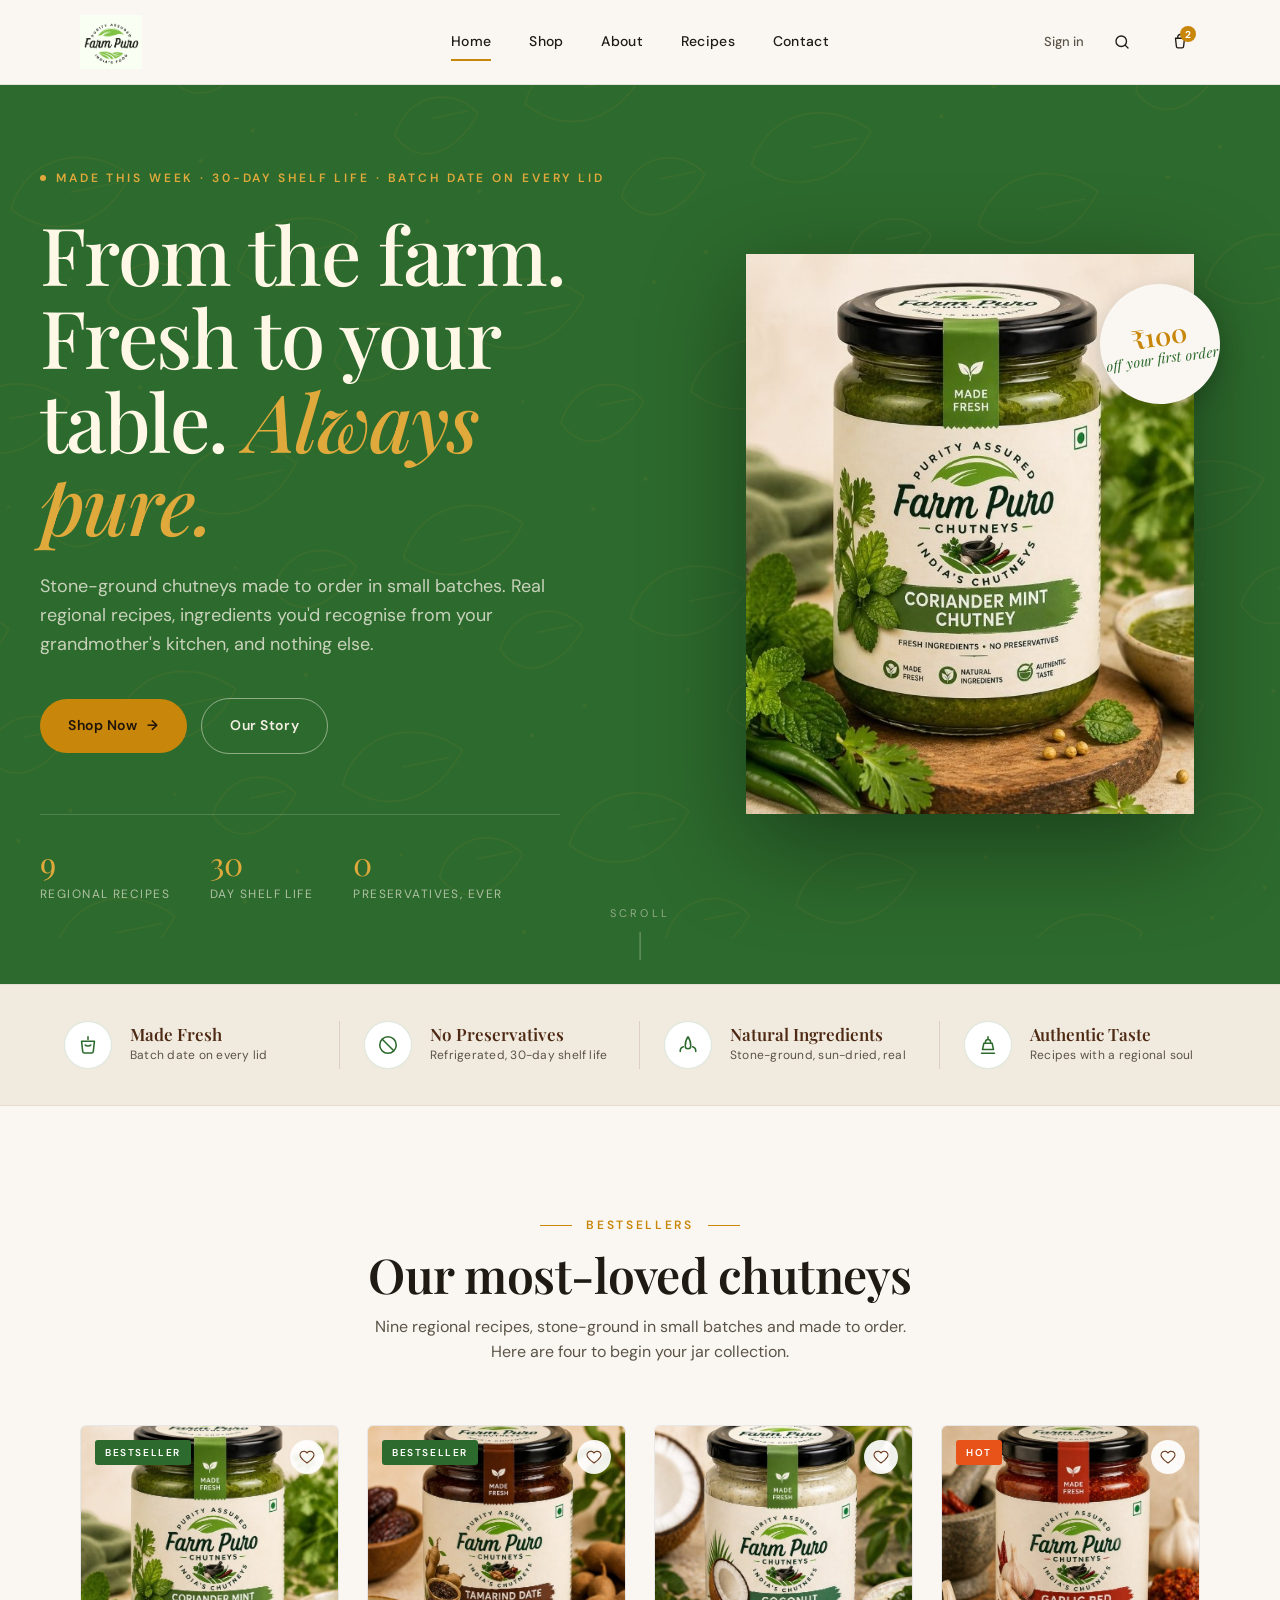
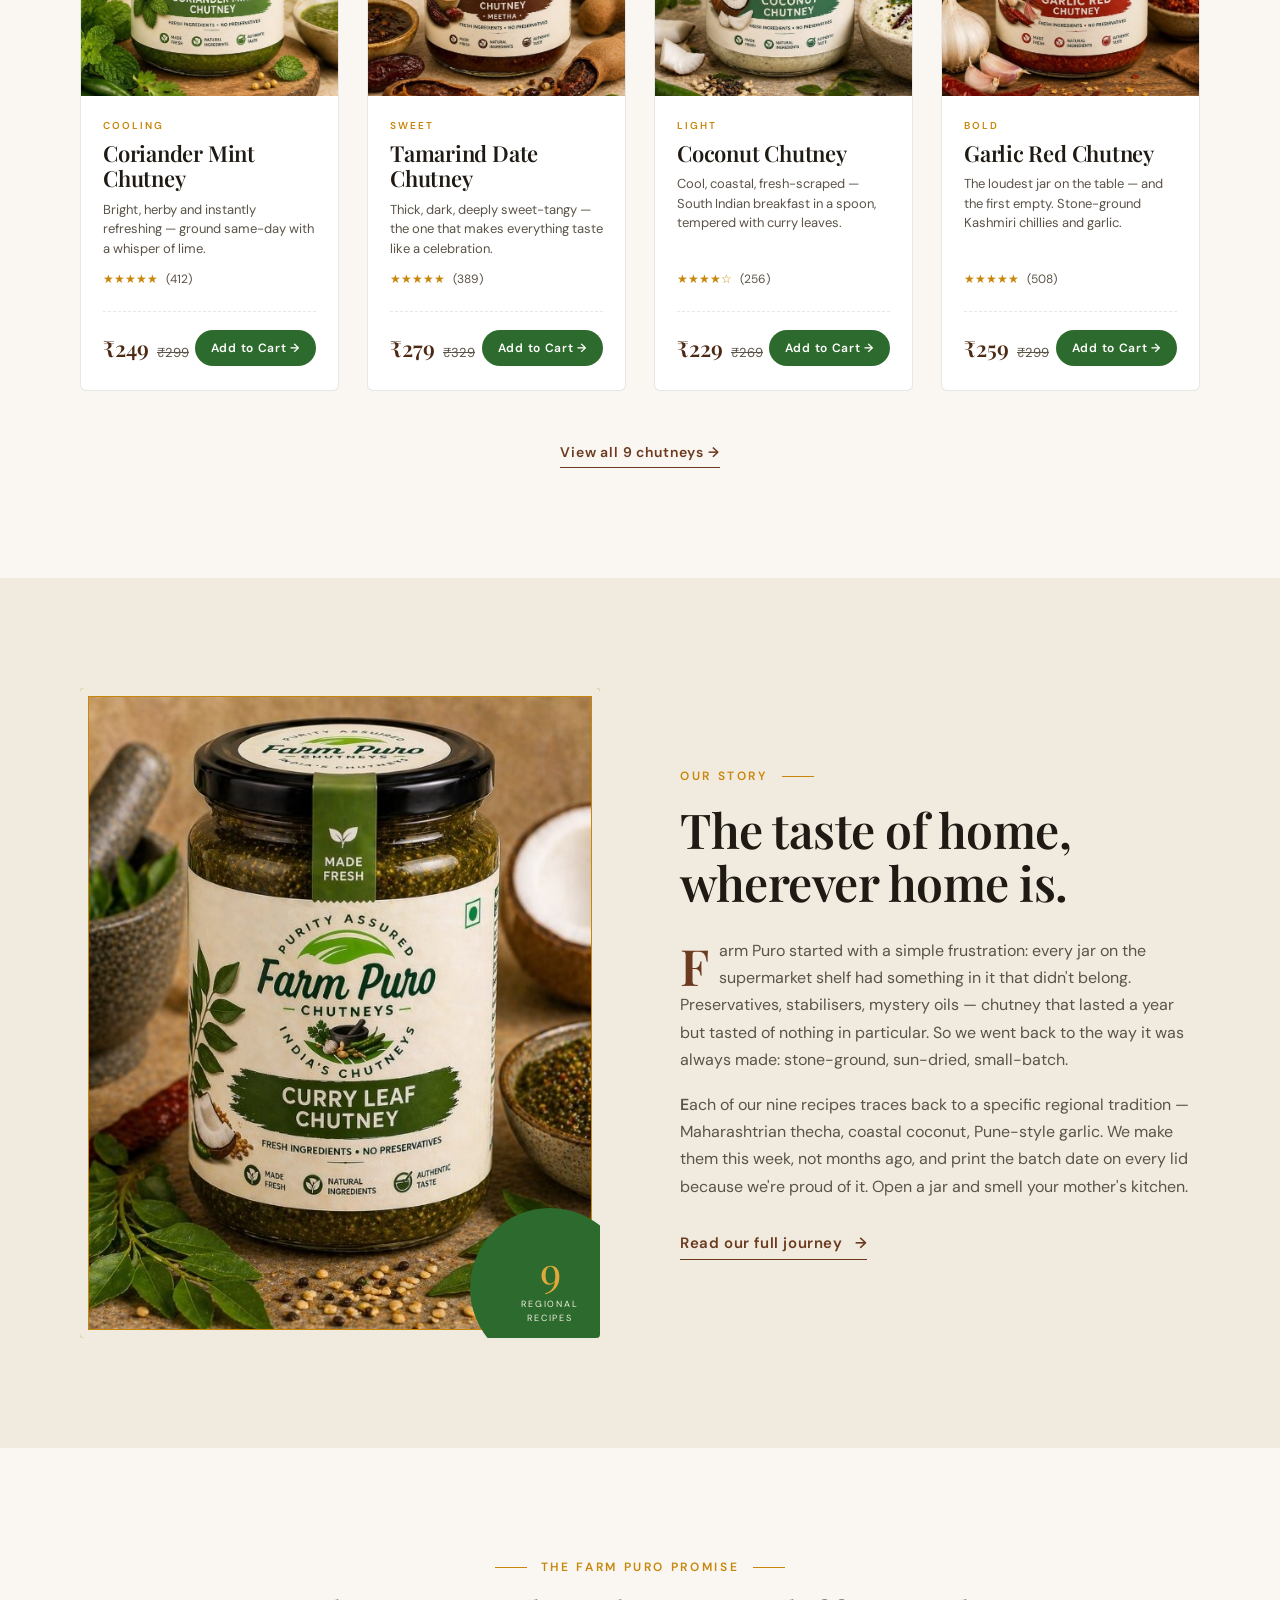
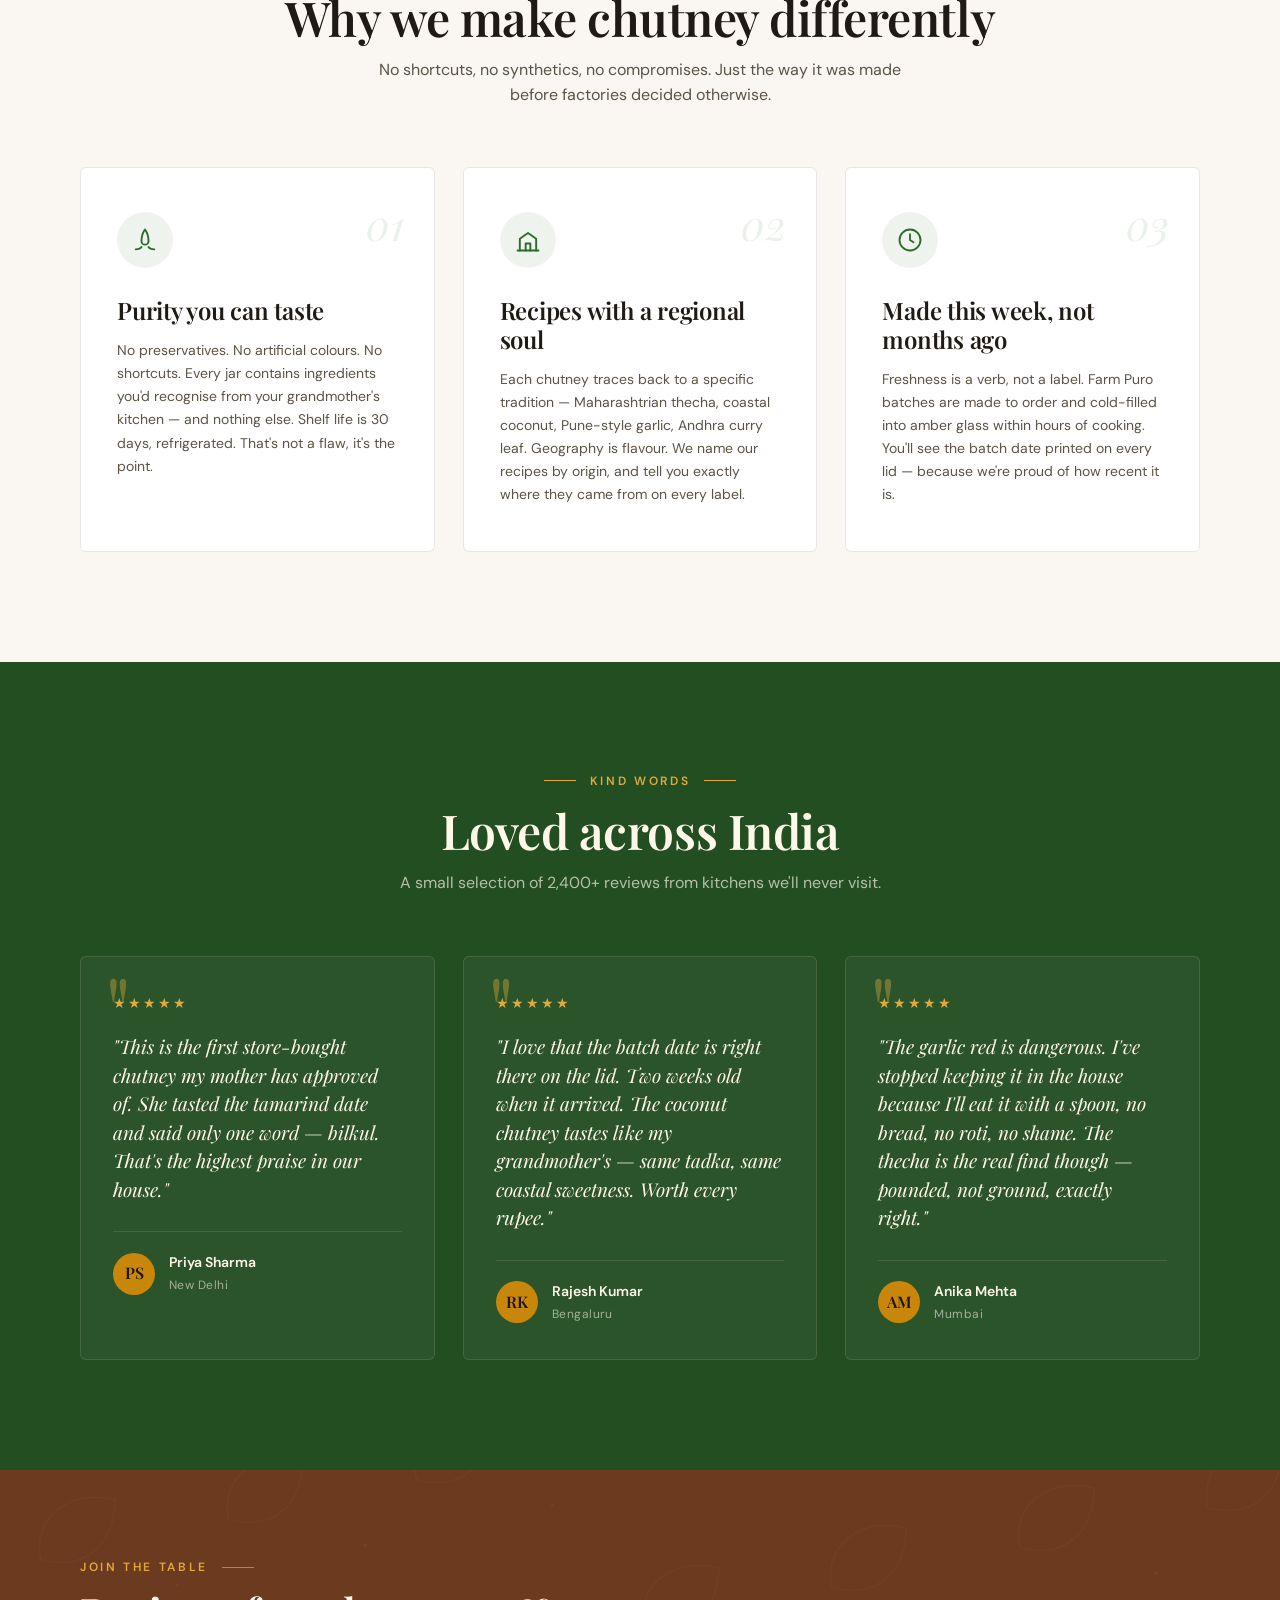
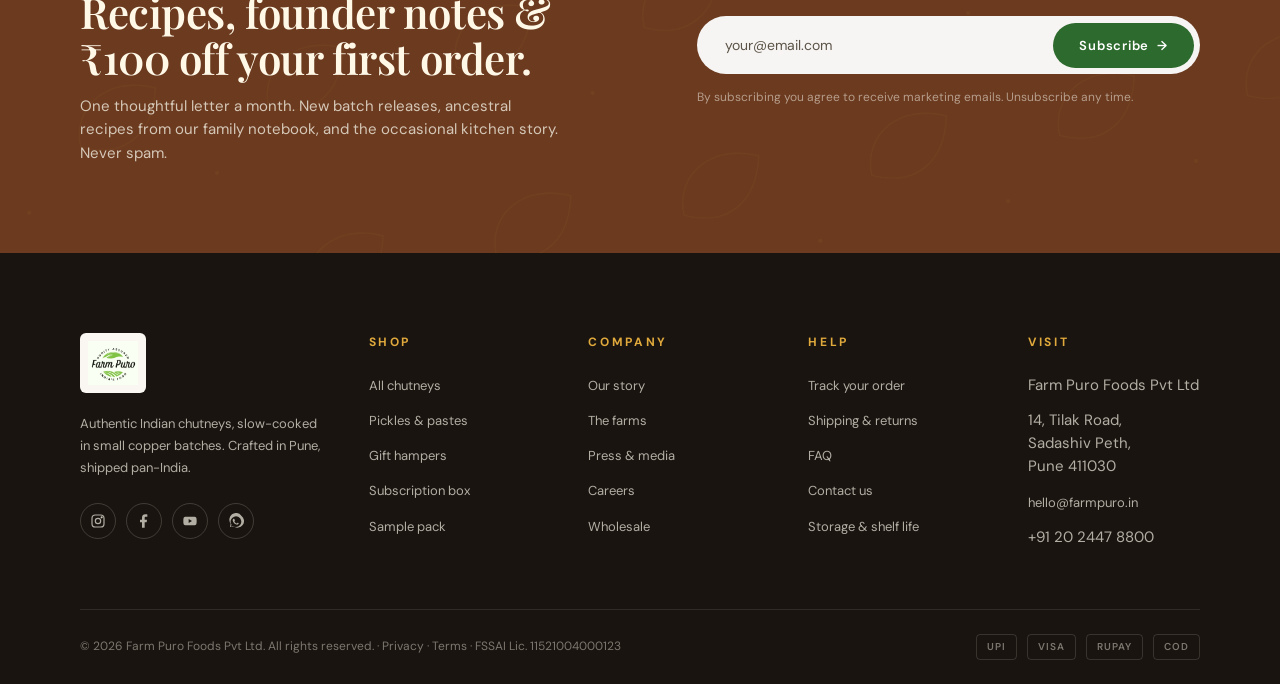
<file: index.html>
<!doctype html>
<html lang="en">
<head>
<meta charset="utf-8" />
<title>Farm Puro Chutneys — Authentic Indian Chutneys, Made Fresh</title>
<meta name="viewport" content="width=device-width, initial-scale=1" />
<link rel="stylesheet" href="assets/theme.css" />
<style>
  /* ====================== HERO ====================== */
  .hero{position:relative;min-height:calc(100vh - 84px);background:var(--green);color:#F4EFE3;overflow:hidden;display:flex;align-items:center}
  .hero-pattern{position:absolute;inset:0;opacity:.08;pointer-events:none}
  .hero-grid{position:relative;display:grid;grid-template-columns:1.05fr .95fr;gap:64px;align-items:center;width:100%;padding:80px 0}
  .hero-eyebrow{display:inline-flex;align-items:center;gap:10px;font-size:12px;letter-spacing:.24em;text-transform:uppercase;font-weight:600;color:var(--gold-soft);margin-bottom:24px}
  .hero-eyebrow .dot{width:6px;height:6px;background:var(--gold-soft);border-radius:50%}
  .hero h1{font-family:'Playfair Display',serif;font-weight:500;color:#FFF8E7;font-size:80px;line-height:1.04;letter-spacing:-.02em}
  .hero h1 em{font-style:italic;color:var(--gold-soft);font-weight:500}
  .hero p.lede{font-size:18px;line-height:1.6;color:rgba(244,239,227,.78);margin:28px 0 40px;max-width:520px}
  .ctas{display:flex;gap:14px;align-items:center}

  .hero-stats{display:flex;gap:40px;margin-top:60px;padding-top:32px;border-top:1px solid rgba(244,239,227,.18);max-width:520px}
  .hero-stats .s-num{font-family:'Playfair Display',serif;font-size:32px;color:var(--gold-soft);line-height:1}
  .hero-stats .s-label{font-size:12px;letter-spacing:.12em;text-transform:uppercase;color:rgba(244,239,227,.65);margin-top:6px}

  /* Hero jar showcase */
  .hero-visual{position:relative;height:560px}
  .hero-jar{position:absolute;width:100%;height:100%;display:grid;place-items:center}
  .hero-jar::before{content:"";position:absolute;inset:30px;background:radial-gradient(ellipse at center,rgba(200,134,10,.22),transparent 65%);filter:blur(20px)}
  .hero-jar img{position:relative;max-height:560px;width:auto;filter:drop-shadow(0 30px 50px rgba(0,0,0,.4))}
  .hero-badge{position:absolute;top:30px;right:20px;background:var(--cream);color:var(--green);width:120px;height:120px;border-radius:50%;display:grid;place-items:center;text-align:center;font-family:'Playfair Display',serif;font-style:italic;font-size:14px;line-height:1.2;transform:rotate(-8deg);box-shadow:0 8px 24px rgba(0,0,0,.2);z-index:2}
  .hero-badge strong{display:block;font-family:'Playfair Display',serif;font-size:26px;font-style:normal;font-weight:600;color:var(--gold)}

  .scroll-cue{position:absolute;left:50%;bottom:24px;transform:translateX(-50%);font-size:11px;letter-spacing:.3em;color:rgba(244,239,227,.5);text-transform:uppercase;display:flex;flex-direction:column;align-items:center;gap:10px}
  .scroll-cue::after{content:"";width:1px;height:28px;background:rgba(244,239,227,.4)}

  /* ====================== TRUST BAR ====================== */
  .trust{background:var(--cream-warm);border-top:1px solid rgba(107,58,31,.08);border-bottom:1px solid rgba(107,58,31,.08)}
  .trust-row{display:grid;grid-template-columns:repeat(4,1fr);align-items:center;padding:36px 0}
  .trust-item{display:flex;align-items:center;gap:18px;padding:0 24px;border-right:1px solid rgba(107,58,31,.14)}
  .trust-item:last-child{border-right:0}
  .trust-ic{flex-shrink:0;width:48px;height:48px;border-radius:50%;background:#fff;display:grid;place-items:center;color:var(--green);border:1px solid rgba(45,106,45,.16)}
  .trust-title{font-family:'Playfair Display',serif;font-size:17px;font-weight:600;color:var(--brown-deep);line-height:1.15}
  .trust-sub{font-size:12px;color:var(--ink-soft);margin-top:2px;letter-spacing:.02em}

  /* ====================== SECTIONS ====================== */
  section.pad{padding:110px 0}
  .section-head{text-align:center;margin-bottom:60px}
  .section-head h2{font-size:48px;line-height:1.1;margin:14px 0 14px}
  .section-head p{color:var(--ink-soft);font-size:16px;max-width:560px;margin:0 auto}
  .ornament{display:flex;align-items:center;justify-content:center;gap:14px;color:var(--gold)}
  .ornament .line{width:32px;height:1px;background:currentColor}

  /* PRODUCTS */
  .product-grid{display:grid;grid-template-columns:repeat(4,1fr);gap:28px}
  .product{background:#fff;border:1px solid var(--rule);border-radius:6px;overflow:hidden;display:flex;flex-direction:column;transition:transform .25s, box-shadow .25s;position:relative}
  .product:hover{transform:translateY(-4px);box-shadow:0 18px 40px -16px rgba(31,26,20,.18)}
  .product .pic{position:relative;aspect-ratio:1/1.05;background:var(--cream-warm);overflow:hidden}
  .product .pic img{width:100%;height:100%;object-fit:cover;transition:transform .5s}
  .product:hover .pic img{transform:scale(1.04)}
  .tag{position:absolute;top:14px;left:14px;background:var(--green);color:#fff;font-size:10px;letter-spacing:.16em;text-transform:uppercase;font-weight:600;padding:5px 10px;border-radius:3px}
  .tag.gold{background:var(--gold)}
  .tag.chilli{background:var(--chilli)}
  .heart{position:absolute;top:14px;right:14px;width:34px;height:34px;border-radius:50%;background:rgba(255,255,255,.92);display:grid;place-items:center;color:var(--brown)}
  .product .body{padding:22px 22px 24px;display:flex;flex-direction:column;gap:8px;flex:1}
  .product .region{font-size:10px;letter-spacing:.2em;text-transform:uppercase;color:var(--gold);font-weight:600}
  .product h3{font-size:22px;line-height:1.15;font-weight:600}
  .product .desc{font-size:13px;color:var(--ink-soft);line-height:1.5;flex:1}
  .product .stars{display:flex;gap:2px;align-items:center;font-size:12px;color:var(--gold);margin-top:4px}
  .product .stars span{color:var(--ink-soft);margin-left:6px}
  .product .row{display:flex;align-items:center;justify-content:space-between;margin-top:14px;padding-top:18px;border-top:1px dashed var(--rule)}
  .price{display:flex;align-items:baseline;gap:8px}
  .price .now{font-family:'Playfair Display',serif;font-size:22px;color:var(--brown-deep);font-weight:600}
  .price .was{font-size:13px;color:var(--ink-soft);text-decoration:line-through}
  .add{display:inline-flex;align-items:center;gap:8px;background:var(--green);color:#fff;padding:10px 16px;border-radius:999px;font-size:12px;font-weight:600;letter-spacing:.06em;transition:background .2s,transform .15s}
  .add:hover{background:var(--green-deep)}
  .add.added{background:var(--gold);transform:scale(1.06)}

  .view-all{text-align:center;margin-top:50px}
  .view-all a{display:inline-flex;align-items:center;gap:10px;color:var(--brown);font-weight:600;font-size:14px;letter-spacing:.06em;border-bottom:1px solid var(--brown);padding-bottom:4px}
  .view-all a:hover{color:var(--green)}

  /* BRAND STORY */
  .story{background:var(--cream-warm)}
  .story-grid{display:grid;grid-template-columns:1fr 1fr;gap:80px;align-items:center}
  .story-img{position:relative;aspect-ratio:4/5;border-radius:4px;overflow:hidden}
  .story-img img{width:100%;height:100%;object-fit:cover}
  .story-img::after{content:"";position:absolute;inset:0;box-shadow:inset 0 0 0 8px var(--cream-warm), inset 0 0 0 9px var(--gold)}
  .story-stamp{position:absolute;bottom:-30px;right:-30px;width:160px;height:160px;border-radius:50%;background:var(--green);color:var(--gold-soft);display:grid;place-items:center;text-align:center;padding:30px;z-index:2}
  .story-stamp .yr{font-family:'Playfair Display',serif;font-size:42px;line-height:1;color:var(--gold-soft)}
  .story-stamp .lbl{font-size:9px;letter-spacing:.22em;text-transform:uppercase;color:#F4EFE3;margin-top:6px}
  .story-content h2{font-size:48px;line-height:1.1;margin:18px 0 28px}
  .story-content p{color:var(--ink-soft);font-size:16px;margin-bottom:18px;line-height:1.7}
  .story-content p:first-letter{font-family:'Playfair Display',serif;font-size:50px;float:left;line-height:.9;padding:6px 10px 0 0;color:var(--brown);font-weight:600}
  .story-content p + p:first-letter{font-size:inherit;float:none;padding:0;color:inherit;font-family:inherit}
  .story-link{display:inline-flex;align-items:center;gap:12px;margin-top:14px;color:var(--brown);font-weight:600;letter-spacing:.04em;border-bottom:1px solid var(--brown);padding-bottom:4px}
  .signature{margin-top:36px;display:flex;align-items:center;gap:18px}
  .signature .sig{font-family:'Playfair Display',serif;font-style:italic;font-size:28px;color:var(--brown)}
  .signature .who{font-size:12px;color:var(--ink-soft);letter-spacing:.08em;text-transform:uppercase}

  /* WHY */
  .why-grid{display:grid;grid-template-columns:repeat(3,1fr);gap:28px}
  .why-card{background:#fff;border:1px solid var(--rule);padding:44px 36px;border-radius:6px;position:relative}
  .why-card .num{position:absolute;top:24px;right:30px;font-family:'Playfair Display',serif;font-size:42px;color:rgba(45,106,45,.10);font-style:italic}
  .why-ic{width:56px;height:56px;border-radius:50%;background:rgba(45,106,45,.08);color:var(--green);display:grid;place-items:center;margin-bottom:28px}
  .why-card h3{font-size:24px;line-height:1.2;margin-bottom:14px}
  .why-card p{color:var(--ink-soft);font-size:14px;line-height:1.65}

  /* TESTIMONIALS */
  .test{background:var(--green-deep);color:#F4EFE3;position:relative;overflow:hidden}
  .test .section-head h2{color:#FFF8E7}
  .test .section-head p{color:rgba(244,239,227,.7)}
  .test .ornament{color:var(--gold-soft)}
  .test .eyebrow{color:var(--gold-soft)}
  .test-grid{display:grid;grid-template-columns:repeat(3,1fr);gap:28px}
  .quote{background:rgba(255,255,255,.04);border:1px solid rgba(244,239,227,.12);border-radius:6px;padding:36px 32px;position:relative}
  .quote .mark{font-family:'Playfair Display',serif;font-size:88px;line-height:1;color:var(--gold-soft);position:absolute;top:6px;left:24px;opacity:.4}
  .quote .stars{color:var(--gold-soft);font-size:14px;margin-bottom:18px;position:relative;letter-spacing:2px}
  .quote blockquote{font-family:'Playfair Display',serif;font-style:italic;font-size:19px;line-height:1.5;color:#FFF8E7;margin-bottom:28px;position:relative}
  .who{display:flex;align-items:center;gap:14px;padding-top:20px;border-top:1px solid rgba(244,239,227,.12)}
  .ava{width:42px;height:42px;border-radius:50%;background:var(--gold);color:#1F1409;display:grid;place-items:center;font-weight:600;font-family:'Playfair Display',serif;font-size:16px}
  .who-name{font-size:14px;font-weight:600;color:#FFF8E7}
  .who-city{font-size:12px;color:rgba(244,239,227,.6);margin-top:2px;letter-spacing:.04em}

  /* NEWSLETTER */
  .news{background:var(--brown);color:#F4EFE3;padding:88px 0;position:relative;overflow:hidden}
  .news-pattern{position:absolute;inset:0;opacity:.06;pointer-events:none}
  .news-inner{display:grid;grid-template-columns:1.05fr .95fr;gap:60px;align-items:center;position:relative}
  .news h2{color:#FFF8E7;font-size:42px;line-height:1.1;margin:12px 0 14px}
  .news p{color:rgba(244,239,227,.78);font-size:15px;max-width:480px}
  .news .eyebrow{color:var(--gold-soft)}
  .news-form{display:flex;background:rgba(255,255,255,.95);border-radius:999px;padding:6px;align-items:center}
  .news-form input{flex:1;border:0;background:transparent;padding:14px 22px;font-family:inherit;font-size:14px;color:var(--ink);outline:none}
  .news-form input::placeholder{color:var(--ink-soft)}
  .news-form button{background:var(--green);color:#fff;padding:14px 26px;border-radius:999px;font-weight:600;font-size:13px;letter-spacing:.06em;display:inline-flex;align-items:center;gap:8px}
  .news-form button:hover{background:var(--green-deep)}
  .news .fine{font-size:12px;color:rgba(244,239,227,.55);margin-top:14px}

  /* Product card image link wrapper */
  .product .pic a{display:block;width:100%;height:100%}

  /* === Responsive: ≤900px === */
  @media(max-width:900px){
    section.pad{padding:72px 0}
    .hero-grid{grid-template-columns:1fr;gap:0;padding:56px 0 40px}
    .hero h1{font-size:52px}
    .hero p.lede{font-size:16px;margin:20px 0 28px}
    .hero-visual{height:380px;margin-top:40px}
    .hero-stats{gap:28px;margin-top:40px;padding-top:24px}
    .hero-stats .s-num{font-size:26px}
    .scroll-cue{display:none}
    .trust-row{grid-template-columns:repeat(2,1fr);gap:0;padding:0}
    .trust-item{padding:24px 20px;border-right:0;border-bottom:1px solid rgba(107,58,31,.14)}
    .trust-item:nth-child(odd){border-right:1px solid rgba(107,58,31,.14)}
    .trust-item:nth-last-child(-n+2){border-bottom:0}
    .product-grid{grid-template-columns:repeat(2,1fr);gap:20px}
    .story-grid{grid-template-columns:1fr;gap:48px}
    .story-img{aspect-ratio:16/9;max-width:100%}
    .story-stamp{bottom:-20px;right:-12px;width:120px;height:120px;padding:20px}
    .story-stamp .yr{font-size:32px}
    .story-content h2{font-size:36px}
    .why-grid{grid-template-columns:repeat(2,1fr)}
    .why-card:last-child{grid-column:1/-1}
    .test-grid{grid-template-columns:repeat(2,1fr)}
    .test-grid .quote:last-child{grid-column:1/-1}
    .news-inner{grid-template-columns:1fr;gap:36px}
    .news h2{font-size:32px}
    .section-head h2{font-size:36px}
  }
  /* === Responsive: ≤600px === */
  @media(max-width:600px){
    section.pad{padding:56px 0}
    .hero-grid{padding:44px 0 32px}
    .hero h1{font-size:38px;line-height:1.1}
    .hero-eyebrow{font-size:10px;letter-spacing:.16em;flex-wrap:wrap;gap:6px}
    .hero p.lede{font-size:15px}
    .ctas{flex-direction:column;align-items:stretch}
    .btn{justify-content:center}
    .hero-visual{height:280px;margin-top:32px}
    .hero-badge{width:96px;height:96px;font-size:11px;top:10px;right:8px}
    .hero-badge strong{font-size:20px}
    .hero-stats{flex-direction:column;gap:16px;margin-top:32px}
    .hero-stats>div{display:flex;align-items:center;gap:14px}
    .hero-stats .s-num{font-size:28px;min-width:56px}
    .hero-stats .s-label{margin-top:0;font-size:11px}
    .trust-row{grid-template-columns:1fr;padding:0}
    .trust-item{border-right:0;border-bottom:1px solid rgba(107,58,31,.14);padding:20px}
    .trust-item:last-child{border-bottom:0}
    .product-grid{grid-template-columns:1fr;gap:16px}
    .story-img{aspect-ratio:4/3}
    .story-stamp{width:96px;height:96px;padding:16px;bottom:-16px;right:-8px}
    .story-stamp .yr{font-size:26px}
    .story-stamp .lbl{font-size:8px}
    .story-content h2{font-size:28px;margin:14px 0 20px}
    .story-content p{font-size:15px}
    .story-content p:first-letter{font-size:38px}
    .why-grid{grid-template-columns:1fr}
    .why-card:last-child{grid-column:auto}
    .why-card{padding:32px 24px}
    .why-card h3{font-size:20px}
    .test-grid{grid-template-columns:1fr}
    .test-grid .quote:last-child{grid-column:auto}
    .quote blockquote{font-size:16px}
    .news{padding:56px 0}
    .news h2{font-size:26px}
    .news-form{flex-direction:column;border-radius:12px;padding:8px;gap:8px}
    .news-form input{padding:12px 16px}
    .news-form button{width:100%;justify-content:center;border-radius:8px}
    .section-head{margin-bottom:40px}
    .section-head h2{font-size:28px}
    .section-head p{font-size:14px}
  }
</style>
</head>
<body>

<!-- ====================== HEADER ====================== -->
<header class="header" data-screen-label="Header">
  <div class="wrap header-inner">
    <a class="brand" href="index.html">
      <img src="assets/logo.png" alt="Farm Puro Chutneys" />
    </a>
    <nav class="nav">
      <a href="index.html" class="active">Home</a>
      <a href="shop.html">Shop</a>
      <a href="#">About</a>
      <a href="#">Recipes</a>
      <a href="#">Contact</a>
    </nav>
    <div class="header-right">
      <a href="login.html" class="login">Sign in</a>
      <button class="icon-btn" aria-label="Search">
        <svg width="18" height="18" viewBox="0 0 24 24" fill="none" stroke="currentColor" stroke-width="1.8" stroke-linecap="round"><circle cx="11" cy="11" r="7"/><path d="m20 20-3.5-3.5"/></svg>
      </button>
      <button class="icon-btn cart" aria-label="Cart" onclick="location.href='checkout.html'">
        <svg width="18" height="20" viewBox="0 0 24 24" fill="none" stroke="currentColor" stroke-width="1.8" stroke-linecap="round" stroke-linejoin="round"><path d="M6 7h12l-1.2 11a2 2 0 0 1-2 1.8H9.2a2 2 0 0 1-2-1.8L6 7Z"/><path d="M9 7V5a3 3 0 0 1 6 0v2"/></svg>
        <span class="cart-badge">2</span>
      </button>
      <button class="hamburger" id="hamburger" aria-label="Menu" aria-expanded="false">
        <span></span><span></span><span></span>
      </button>
    </div>
  </div>
</header>
<nav class="mobile-nav" id="mobile-nav" aria-label="Mobile navigation">
  <a href="index.html">Home</a>
  <a href="shop.html">Shop</a>
  <a href="#">About</a>
  <a href="#">Recipes</a>
  <a href="#">Contact</a>
  <div class="m-actions">
    <a class="btn btn-gold" href="shop.html">Shop Now →</a>
    <a class="btn" style="border:1.5px solid var(--brown);color:var(--brown-deep);border-radius:999px" href="login.html">Sign in</a>
  </div>
</nav>

<!-- ====================== HERO ====================== -->
<section class="hero" data-screen-label="Hero">
  <!-- leaf pattern -->
  <svg class="hero-pattern" viewBox="0 0 1200 800" preserveAspectRatio="xMidYMid slice" xmlns="http://www.w3.org/2000/svg" aria-hidden="true">
    <defs>
      <pattern id="leaves" x="0" y="0" width="220" height="220" patternUnits="userSpaceOnUse" patternTransform="rotate(15)">
        <path d="M40 110 C 40 60, 90 30, 140 50 C 130 100, 90 130, 40 110 Z M90 80 L 130 60" fill="none" stroke="#E0A93C" stroke-width="1.4" stroke-linecap="round"/>
        <path d="M150 170 C 150 130, 190 110, 220 130 C 210 170, 180 195, 150 170 Z M180 145 L 210 130" fill="none" stroke="#E0A93C" stroke-width="1.4" stroke-linecap="round"/>
        <circle cx="20" cy="200" r="2" fill="#E0A93C"/>
        <circle cx="200" cy="20" r="2" fill="#E0A93C"/>
        <circle cx="110" cy="160" r="1.5" fill="#E0A93C"/>
      </pattern>
    </defs>
    <rect width="1200" height="800" fill="url(#leaves)"/>
  </svg>

  <div class="wrap hero-grid">
    <div class="hero-copy">
      <div class="hero-eyebrow"><span class="dot"></span>Made this week · 30-day shelf life · batch date on every lid</div>
      <h1>From the farm. Fresh to your table. <em>Always pure.</em></h1>
      <p class="lede">Stone-ground chutneys made to order in small batches. Real regional recipes, ingredients you'd recognise from your grandmother's kitchen, and nothing else.</p>
      <div class="ctas">
        <a class="btn btn-gold" href="shop.html">Shop Now <span class="arrow">→</span></a>
        <a class="btn btn-outline" href="#story">Our Story</a>
      </div>
      <div class="hero-stats">
        <div><div class="s-num">9</div><div class="s-label">Regional recipes</div></div>
        <div><div class="s-num">30</div><div class="s-label">Day shelf life</div></div>
        <div><div class="s-num">0</div><div class="s-label">Preservatives, ever</div></div>
      </div>
    </div>
    <div class="hero-visual">
      <div class="hero-badge"><div><strong>₹100</strong>off your first order</div></div>
      <div class="hero-jar"><img src="assets/coriander-mint.jpg" alt="Coriander Mint Chutney" /></div>
    </div>
  </div>

  <div class="scroll-cue">Scroll</div>
</section>

<!-- ====================== TRUST BAR ====================== -->
<section class="trust" data-screen-label="Trust Bar">
  <div class="wrap trust-row">
    <div class="trust-item">
      <div class="trust-ic">
        <svg width="22" height="22" viewBox="0 0 24 24" fill="none" stroke="currentColor" stroke-width="1.7" stroke-linecap="round" stroke-linejoin="round"><path d="M12 3v3"/><path d="M5 8h14l-1.2 11a2 2 0 0 1-2 1.8H8.2a2 2 0 0 1-2-1.8L5 8Z"/><path d="M9 12c1 1.5 5 1.5 6 0"/></svg>
      </div>
      <div>
        <div class="trust-title">Made Fresh</div>
        <div class="trust-sub">Batch date on every lid</div>
      </div>
    </div>
    <div class="trust-item">
      <div class="trust-ic">
        <svg width="22" height="22" viewBox="0 0 24 24" fill="none" stroke="currentColor" stroke-width="1.7" stroke-linecap="round" stroke-linejoin="round"><circle cx="12" cy="12" r="9"/><path d="m6 6 12 12"/></svg>
      </div>
      <div>
        <div class="trust-title">No Preservatives</div>
        <div class="trust-sub">Refrigerated, 30-day shelf life</div>
      </div>
    </div>
    <div class="trust-item">
      <div class="trust-ic">
        <svg width="22" height="22" viewBox="0 0 24 24" fill="none" stroke="currentColor" stroke-width="1.7" stroke-linecap="round" stroke-linejoin="round"><path d="M12 3c-3 4-3 7-3 10a3 3 0 1 0 6 0c0-3 0-6-3-10Z"/><path d="M7 14c-2 .5-3.5 2.5-3.5 5"/><path d="M17 14c2 .5 3.5 2.5 3.5 5"/></svg>
      </div>
      <div>
        <div class="trust-title">Natural Ingredients</div>
        <div class="trust-sub">Stone-ground, sun-dried, real</div>
      </div>
    </div>
    <div class="trust-item">
      <div class="trust-ic">
        <svg width="22" height="22" viewBox="0 0 24 24" fill="none" stroke="currentColor" stroke-width="1.7" stroke-linecap="round" stroke-linejoin="round"><path d="M5 21h14"/><path d="M6 17h12l-1.5-7H7.5L6 17Z"/><path d="M9 10c0-2 1-4 3-4s3 2 3 4"/><path d="M12 6V3"/></svg>
      </div>
      <div>
        <div class="trust-title">Authentic Taste</div>
        <div class="trust-sub">Recipes with a regional soul</div>
      </div>
    </div>
  </div>
</section>

<!-- ====================== FEATURED PRODUCTS ====================== -->
<section class="pad" data-screen-label="Featured Products">
  <div class="wrap">
    <div class="section-head">
      <div class="ornament"><span class="line"></span><span class="eyebrow">Bestsellers</span><span class="line"></span></div>
      <h2>Our most-loved chutneys</h2>
      <p>Nine regional recipes, stone-ground in small batches and made to order. Here are four to begin your jar collection.</p>
    </div>

    <div class="product-grid">
      <!-- Card 1 -->
      <article class="product">
        <a href="shop.html" class="pic">
          <span class="tag">Bestseller</span>
          <button class="heart" aria-label="Save" onclick="event.stopPropagation();event.preventDefault()">
            <svg width="16" height="16" viewBox="0 0 24 24" fill="none" stroke="currentColor" stroke-width="1.8" stroke-linecap="round" stroke-linejoin="round"><path d="M12 21s-7-4.5-9.5-9A5.5 5.5 0 0 1 12 6a5.5 5.5 0 0 1 9.5 6c-2.5 4.5-9.5 9-9.5 9Z"/></svg>
          </button>
          <img src="assets/coriander-mint.jpg" alt="Coriander Mint Chutney" />
        </a>
        <div class="body">
          <div class="region">Cooling</div>
          <h3>Coriander Mint Chutney</h3>
          <p class="desc">Bright, herby and instantly refreshing — ground same-day with a whisper of lime.</p>
          <div class="stars">★★★★★ <span>(412)</span></div>
          <div class="row">
            <div class="price"><span class="now">₹249</span><span class="was">₹299</span></div>
            <button class="add" onclick="addToCartEffect(this)">Add to Cart →</button>
          </div>
        </div>
      </article>

      <!-- Card 2 -->
      <article class="product">
        <a href="shop.html" class="pic">
          <span class="tag">Bestseller</span>
          <button class="heart" aria-label="Save" onclick="event.stopPropagation();event.preventDefault()">
            <svg width="16" height="16" viewBox="0 0 24 24" fill="none" stroke="currentColor" stroke-width="1.8" stroke-linecap="round" stroke-linejoin="round"><path d="M12 21s-7-4.5-9.5-9A5.5 5.5 0 0 1 12 6a5.5 5.5 0 0 1 9.5 6c-2.5 4.5-9.5 9-9.5 9Z"/></svg>
          </button>
          <img src="assets/tamarind-date.jpg" alt="Tamarind Date Chutney" />
        </a>
        <div class="body">
          <div class="region">Sweet</div>
          <h3>Tamarind Date Chutney</h3>
          <p class="desc">Thick, dark, deeply sweet-tangy — the one that makes everything taste like a celebration.</p>
          <div class="stars">★★★★★ <span>(389)</span></div>
          <div class="row">
            <div class="price"><span class="now">₹279</span><span class="was">₹329</span></div>
            <button class="add" onclick="addToCartEffect(this)">Add to Cart →</button>
          </div>
        </div>
      </article>

      <!-- Card 3 -->
      <article class="product">
        <a href="shop.html" class="pic">
          <button class="heart" aria-label="Save" onclick="event.stopPropagation();event.preventDefault()">
            <svg width="16" height="16" viewBox="0 0 24 24" fill="none" stroke="currentColor" stroke-width="1.8" stroke-linecap="round" stroke-linejoin="round"><path d="M12 21s-7-4.5-9.5-9A5.5 5.5 0 0 1 12 6a5.5 5.5 0 0 1 9.5 6c-2.5 4.5-9.5 9-9.5 9Z"/></svg>
          </button>
          <img src="assets/coconut.jpg" alt="Coconut Chutney" />
        </a>
        <div class="body">
          <div class="region">Light</div>
          <h3>Coconut Chutney</h3>
          <p class="desc">Cool, coastal, fresh-scraped — South Indian breakfast in a spoon, tempered with curry leaves.</p>
          <div class="stars">★★★★☆ <span>(256)</span></div>
          <div class="row">
            <div class="price"><span class="now">₹229</span><span class="was">₹269</span></div>
            <button class="add" onclick="addToCartEffect(this)">Add to Cart →</button>
          </div>
        </div>
      </article>

      <!-- Card 4 -->
      <article class="product">
        <a href="shop.html" class="pic">
          <span class="tag chilli">Hot</span>
          <button class="heart" aria-label="Save" onclick="event.stopPropagation();event.preventDefault()">
            <svg width="16" height="16" viewBox="0 0 24 24" fill="none" stroke="currentColor" stroke-width="1.8" stroke-linecap="round" stroke-linejoin="round"><path d="M12 21s-7-4.5-9.5-9A5.5 5.5 0 0 1 12 6a5.5 5.5 0 0 1 9.5 6c-2.5 4.5-9.5 9-9.5 9Z"/></svg>
          </button>
          <img src="assets/garlic-red.jpg" alt="Garlic Red Chutney" />
        </a>
        <div class="body">
          <div class="region">Bold</div>
          <h3>Garlic Red Chutney</h3>
          <p class="desc">The loudest jar on the table — and the first empty. Stone-ground Kashmiri chillies and garlic.</p>
          <div class="stars">★★★★★ <span>(508)</span></div>
          <div class="row">
            <div class="price"><span class="now">₹259</span><span class="was">₹299</span></div>
            <button class="add" onclick="addToCartEffect(this)">Add to Cart →</button>
          </div>
        </div>
      </article>
    </div>

    <div class="view-all"><a href="shop.html">View all 9 chutneys →</a></div>
  </div>
</section>

<!-- ====================== BRAND STORY ====================== -->
<section class="pad story" id="story" data-screen-label="Brand Story">
  <div class="wrap story-grid">
    <div class="story-img">
      <img src="assets/story.jpg" alt="Hand-ground curry leaf chutney with stone mortar" />
      <div class="story-stamp">
        <div><div class="yr">9</div><div class="lbl">Regional recipes</div></div>
      </div>
    </div>
    <div class="story-content">
      <div class="ornament" style="justify-content:flex-start"><span class="eyebrow">Our story</span><span class="line"></span></div>
      <h2>The taste of home, wherever home is.</h2>
      <p>Farm Puro started with a simple frustration: every jar on the supermarket shelf had something in it that didn't belong. Preservatives, stabilisers, mystery oils — chutney that lasted a year but tasted of nothing in particular. So we went back to the way it was always made: stone-ground, sun-dried, small-batch.</p>
      <p>Each of our nine recipes traces back to a specific regional tradition — Maharashtrian thecha, coastal coconut, Pune-style garlic. We make them this week, not months ago, and print the batch date on every lid because we're proud of it. Open a jar and smell your mother's kitchen.</p>
      <a class="story-link" href="#">Read our full journey <span>→</span></a>
    </div>
  </div>
</section>

<!-- ====================== WHY FARM PURO ====================== -->
<section class="pad" data-screen-label="Why Farm Puro" style="background:var(--cream)">
  <div class="wrap">
    <div class="section-head">
      <div class="ornament"><span class="line"></span><span class="eyebrow">The Farm Puro promise</span><span class="line"></span></div>
      <h2>Why we make chutney differently</h2>
      <p>No shortcuts, no synthetics, no compromises. Just the way it was made before factories decided otherwise.</p>
    </div>
    <div class="why-grid">
      <div class="why-card">
        <div class="num">01</div>
        <div class="why-ic">
          <svg width="28" height="28" viewBox="0 0 24 24" fill="none" stroke="currentColor" stroke-width="1.6" stroke-linecap="round" stroke-linejoin="round"><path d="M12 3c-3 4-3 7-3 10a3 3 0 1 0 6 0c0-3 0-6-3-10Z"/><path d="M9 18c-1 1.5-3 2-5 2"/><path d="M15 18c1 1.5 3 2 5 2"/></svg>
        </div>
        <h3>Purity you can taste</h3>
        <p>No preservatives. No artificial colours. No shortcuts. Every jar contains ingredients you'd recognise from your grandmother's kitchen — and nothing else. Shelf life is 30 days, refrigerated. That's not a flaw, it's the point.</p>
      </div>
      <div class="why-card">
        <div class="num">02</div>
        <div class="why-ic">
          <svg width="28" height="28" viewBox="0 0 24 24" fill="none" stroke="currentColor" stroke-width="1.6" stroke-linecap="round" stroke-linejoin="round"><path d="M3 21h18"/><path d="M5 21V11l7-5 7 5v10"/><path d="M10 21v-6h4v6"/></svg>
        </div>
        <h3>Recipes with a regional soul</h3>
        <p>Each chutney traces back to a specific tradition — Maharashtrian thecha, coastal coconut, Pune-style garlic, Andhra curry leaf. Geography is flavour. We name our recipes by origin, and tell you exactly where they came from on every label.</p>
      </div>
      <div class="why-card">
        <div class="num">03</div>
        <div class="why-ic">
          <svg width="28" height="28" viewBox="0 0 24 24" fill="none" stroke="currentColor" stroke-width="1.6" stroke-linecap="round" stroke-linejoin="round"><circle cx="12" cy="12" r="9"/><path d="M12 7v5l3 2"/></svg>
        </div>
        <h3>Made this week, not months ago</h3>
        <p>Freshness is a verb, not a label. Farm Puro batches are made to order and cold-filled into amber glass within hours of cooking. You'll see the batch date printed on every lid — because we're proud of how recent it is.</p>
      </div>
    </div>
  </div>
</section>

<!-- ====================== TESTIMONIALS ====================== -->
<section class="pad test" data-screen-label="Testimonials">
  <div class="wrap">
    <div class="section-head">
      <div class="ornament"><span class="line"></span><span class="eyebrow">Kind words</span><span class="line"></span></div>
      <h2>Loved across India</h2>
      <p>A small selection of 2,400+ reviews from kitchens we'll never visit.</p>
    </div>
    <div class="test-grid">
      <div class="quote">
        <span class="mark">"</span>
        <div class="stars">★★★★★</div>
        <blockquote>"This is the first store-bought chutney my mother has approved of. She tasted the tamarind date and said only one word — <em>bilkul</em>. That's the highest praise in our house."</blockquote>
        <div class="who"><div class="ava">PS</div><div><div class="who-name">Priya Sharma</div><div class="who-city">New Delhi</div></div></div>
      </div>
      <div class="quote">
        <span class="mark">"</span>
        <div class="stars">★★★★★</div>
        <blockquote>"I love that the batch date is right there on the lid. Two weeks old when it arrived. The coconut chutney tastes like my grandmother's — same tadka, same coastal sweetness. Worth every rupee."</blockquote>
        <div class="who"><div class="ava">RK</div><div><div class="who-name">Rajesh Kumar</div><div class="who-city">Bengaluru</div></div></div>
      </div>
      <div class="quote">
        <span class="mark">"</span>
        <div class="stars">★★★★★</div>
        <blockquote>"The garlic red is dangerous. I've stopped keeping it in the house because I'll eat it with a spoon, no bread, no roti, no shame. The thecha is the real find though — pounded, not ground, exactly right."</blockquote>
        <div class="who"><div class="ava">AM</div><div><div class="who-name">Anika Mehta</div><div class="who-city">Mumbai</div></div></div>
      </div>
    </div>
  </div>
</section>

<!-- ====================== NEWSLETTER ====================== -->
<section class="news" data-screen-label="Newsletter">
  <svg class="news-pattern" viewBox="0 0 1200 400" preserveAspectRatio="xMidYMid slice" xmlns="http://www.w3.org/2000/svg" aria-hidden="true">
    <defs>
      <pattern id="leaves2" x="0" y="0" width="180" height="180" patternUnits="userSpaceOnUse" patternTransform="rotate(-12)">
        <path d="M20 90 C 20 50, 60 30, 100 50 C 90 90, 60 110, 20 90 Z" fill="none" stroke="#E0A93C" stroke-width="1.2"/>
        <circle cx="140" cy="140" r="2" fill="#E0A93C"/>
      </pattern>
    </defs>
    <rect width="1200" height="400" fill="url(#leaves2)"/>
  </svg>
  <div class="wrap news-inner">
    <div>
      <div class="ornament" style="justify-content:flex-start"><span class="eyebrow">Join the table</span><span class="line"></span></div>
      <h2>Recipes, founder notes &amp; ₹100 off your first order.</h2>
      <p>One thoughtful letter a month. New batch releases, ancestral recipes from our family notebook, and the occasional kitchen story. Never spam.</p>
    </div>
    <div>
      <form class="news-form" onsubmit="event.preventDefault()">
        <input type="email" placeholder="your@email.com" />
        <button type="submit">Subscribe <span>→</span></button>
      </form>
      <div class="fine">By subscribing you agree to receive marketing emails. Unsubscribe any time.</div>
    </div>
  </div>
</section>

<!-- ====================== FOOTER ====================== -->
<footer data-screen-label="Footer">
  <div class="wrap">
    <div class="foot-grid">
      <div class="foot-brand">
        <img src="assets/logo.png" alt="Farm Puro" />
        <p>Authentic Indian chutneys, slow-cooked in small copper batches. Crafted in Pune, shipped pan-India.</p>
        <div class="socials">
          <a href="#" aria-label="Instagram"><svg width="16" height="16" viewBox="0 0 24 24" fill="none" stroke="currentColor" stroke-width="1.8"><rect x="3" y="3" width="18" height="18" rx="5"/><circle cx="12" cy="12" r="4"/><circle cx="17.5" cy="6.5" r=".8" fill="currentColor"/></svg></a>
          <a href="#" aria-label="Facebook"><svg width="16" height="16" viewBox="0 0 24 24" fill="currentColor"><path d="M13 22v-8h3l.5-4H13V7.5c0-1.2.4-2 2-2h2V2.2C16.6 2.1 15.4 2 14 2c-3 0-5 1.8-5 5v3H6v4h3v8h4Z"/></svg></a>
          <a href="#" aria-label="YouTube"><svg width="16" height="16" viewBox="0 0 24 24" fill="currentColor"><path d="M22 12c0-3-.3-4.5-.8-5.2-.5-.7-1.3-1-2.2-1.1C17 5.5 12 5.5 12 5.5s-5 0-7 .2c-.9 0-1.7.4-2.2 1.1C2.3 7.5 2 9 2 12s.3 4.5.8 5.2c.5.7 1.3 1 2.2 1.1 2 .2 7 .2 7 .2s5 0 7-.2c.9 0 1.7-.4 2.2-1.1.5-.7.8-2.2.8-5.2Zm-12 3V9l5 3-5 3Z"/></svg></a>
          <a href="#" aria-label="WhatsApp"><svg width="16" height="16" viewBox="0 0 24 24" fill="currentColor"><path d="M20 4A10 10 0 0 0 4 16l-1 5 5-1A10 10 0 1 0 20 4Zm-8 17a8 8 0 0 1-4.3-1.2l-.3-.2-3 .7.8-3-.2-.3A8 8 0 1 1 12 21Zm4.6-5.6c-.3-.1-1.5-.7-1.7-.8-.2-.1-.4-.1-.6.1-.2.2-.7.8-.8 1-.1.1-.3.2-.5.1-1.5-.7-2.4-1.3-3.4-3-.3-.4.3-.4.7-1.3.1-.2 0-.4 0-.5 0-.1-.6-1.4-.8-1.9-.2-.5-.4-.4-.6-.4h-.5c-.2 0-.4 0-.6.3-.2.2-.8.8-.8 2s.8 2.3.9 2.5c.1.2 1.6 2.4 3.8 3.4 1.4.6 1.9.6 2.6.5.4 0 1.3-.5 1.5-1.1.2-.5.2-1 .1-1.1 0-.1-.2-.2-.5-.3Z"/></svg></a>
        </div>
      </div>
      <div class="foot-col">
        <h4>Shop</h4>
        <ul>
          <li><a href="shop.html">All chutneys</a></li>
          <li><a href="#">Pickles &amp; pastes</a></li>
          <li><a href="#">Gift hampers</a></li>
          <li><a href="#">Subscription box</a></li>
          <li><a href="#">Sample pack</a></li>
        </ul>
      </div>
      <div class="foot-col">
        <h4>Company</h4>
        <ul>
          <li><a href="#">Our story</a></li>
          <li><a href="#">The farms</a></li>
          <li><a href="#">Press &amp; media</a></li>
          <li><a href="#">Careers</a></li>
          <li><a href="#">Wholesale</a></li>
        </ul>
      </div>
      <div class="foot-col">
        <h4>Help</h4>
        <ul>
          <li><a href="#">Track your order</a></li>
          <li><a href="#">Shipping &amp; returns</a></li>
          <li><a href="#">FAQ</a></li>
          <li><a href="#">Contact us</a></li>
          <li><a href="#">Storage &amp; shelf life</a></li>
        </ul>
      </div>
      <div class="foot-col">
        <h4>Visit</h4>
        <ul>
          <li>Farm Puro Foods Pvt Ltd</li>
          <li>14, Tilak Road,<br/>Sadashiv Peth,<br/>Pune 411030</li>
          <li><a href="#">hello@farmpuro.in</a></li>
          <li>+91 20 2447 8800</li>
        </ul>
      </div>
    </div>
    <div class="copy">
      <div>© 2026 Farm Puro Foods Pvt Ltd. All rights reserved. · <a href="#">Privacy</a> · <a href="#">Terms</a> · FSSAI Lic. 11521004000123</div>
      <div class="pays"><span>UPI</span><span>VISA</span><span>RUPAY</span><span>COD</span></div>
    </div>
  </div>
</footer>

<script>
  // Hamburger nav
  const hamburger = document.getElementById('hamburger');
  const mobileNav = document.getElementById('mobile-nav');
  hamburger.addEventListener('click', () => {
    const open = mobileNav.classList.toggle('open');
    hamburger.classList.toggle('open', open);
    hamburger.setAttribute('aria-expanded', open);
    document.body.classList.toggle('nav-open', open);
  });
  mobileNav.querySelectorAll('a').forEach(a => a.addEventListener('click', () => {
    mobileNav.classList.remove('open');
    hamburger.classList.remove('open');
    hamburger.setAttribute('aria-expanded', 'false');
    document.body.classList.remove('nav-open');
  }));

  // Add to cart visual feedback
  function addToCartEffect(btn) {
    const orig = btn.textContent;
    btn.textContent = 'Added ✓';
    btn.classList.add('added');
    setTimeout(() => { btn.textContent = orig; btn.classList.remove('added'); }, 1400);
  }
</script>

</body>
</html>
</file>
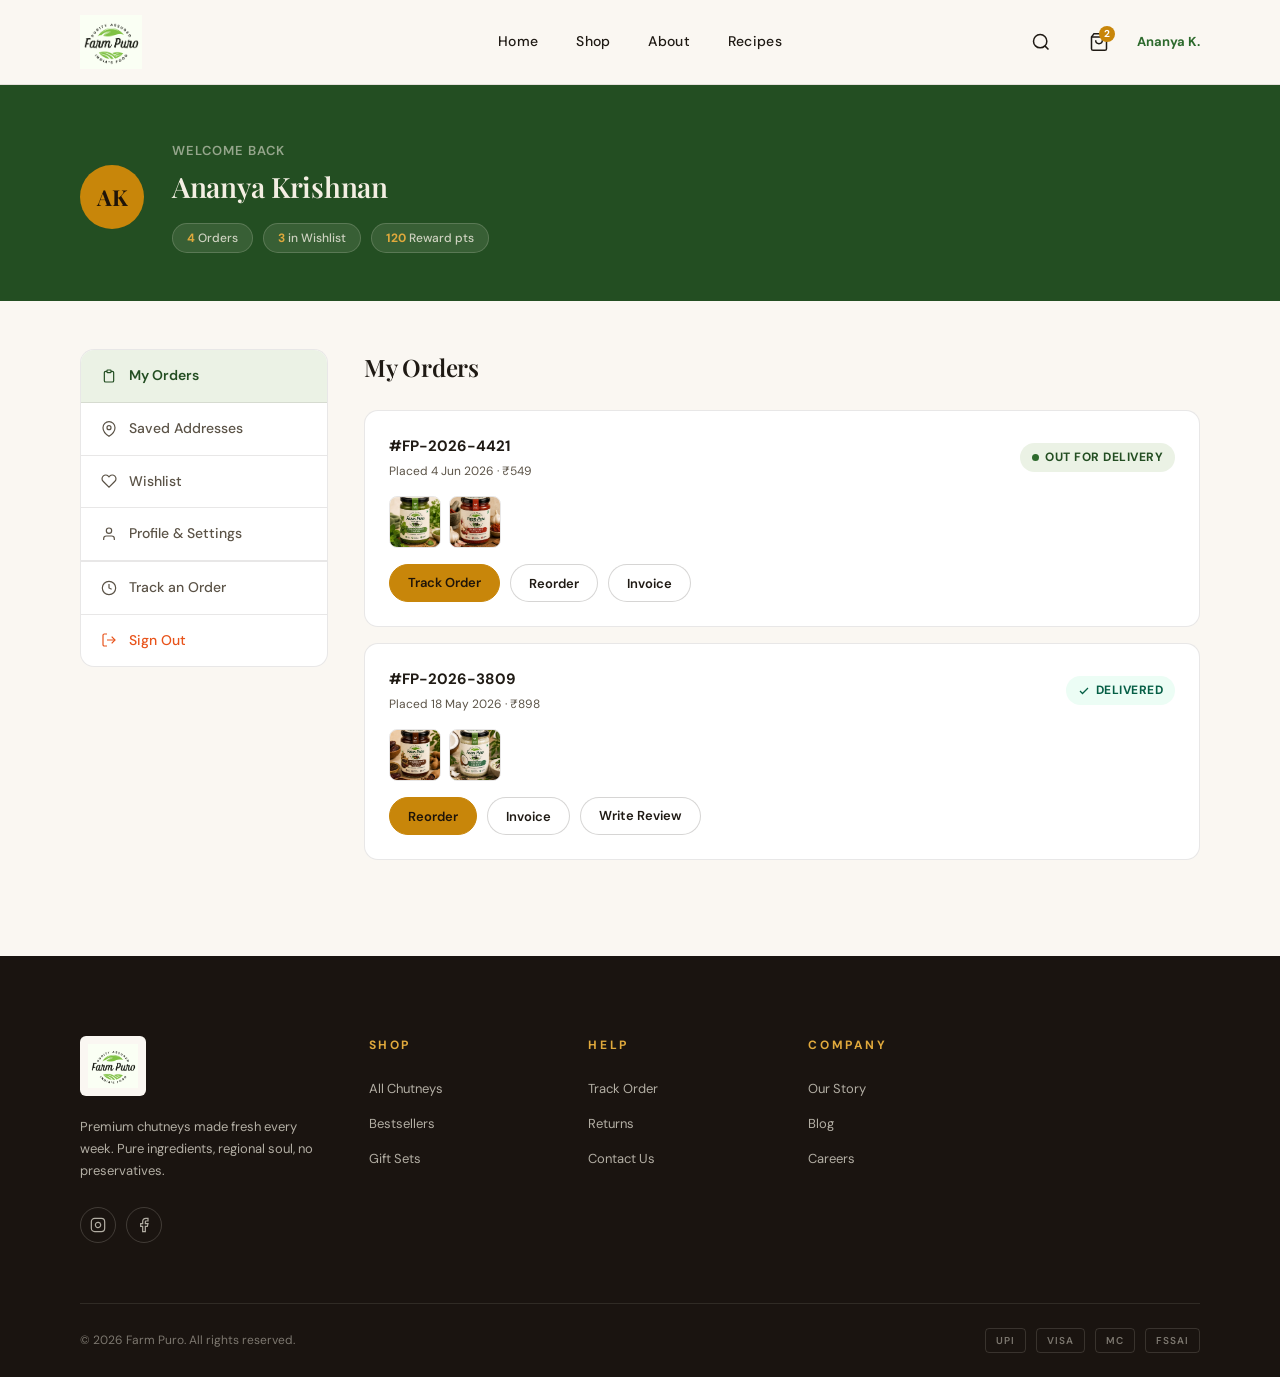
<file: account.html>
<!DOCTYPE html>
<html lang="en">
<head>
  <meta charset="UTF-8" />
  <meta name="viewport" content="width=device-width, initial-scale=1.0" />
  <title>My Account — Farm Puro</title>
  <link rel="stylesheet" href="assets/theme.css" />
  <style>
    /* ── Account hero ── */
    .account-hero {
      background: var(--green-deep);
      padding: 56px 0 48px;
    }
    .hero-inner {
      display: flex;
      align-items: center;
      gap: 28px;
    }
    .avatar {
      width: 64px; height: 64px;
      border-radius: 50%;
      background: var(--gold);
      display: grid;
      place-items: center;
      font-family: 'Playfair Display', serif;
      font-size: 22px;
      font-weight: 700;
      color: #1F1409;
      flex-shrink: 0;
    }
    .hero-text .greeting {
      font-size: 13px;
      color: rgba(244,239,227,.55);
      letter-spacing: .08em;
      text-transform: uppercase;
      font-weight: 600;
    }
    .hero-text h1 {
      font-family: 'Playfair Display', serif;
      font-size: 28px;
      font-weight: 600;
      color: #F4EFE3;
      letter-spacing: -.01em;
      margin: 4px 0 14px;
    }
    .hero-chips {
      display: flex;
      gap: 10px;
      flex-wrap: wrap;
    }
    .hero-chip {
      background: rgba(244,239,227,.1);
      border: 1px solid rgba(244,239,227,.18);
      border-radius: 999px;
      padding: 5px 14px;
      font-size: 12px;
      color: rgba(244,239,227,.8);
      font-weight: 500;
    }
    .hero-chip strong {
      color: var(--gold-soft);
      font-weight: 700;
    }

    /* ── Body layout ── */
    .account-body {
      display: grid;
      grid-template-columns: 248px 1fr;
      gap: 36px;
      padding: 48px 0 80px;
      align-items: start;
    }

    /* ── Sidebar ── */
    .sidebar {
      position: sticky;
      top: 108px;
      background: #fff;
      border: 1px solid var(--rule);
      border-radius: 14px;
      overflow: hidden;
    }
    .sidebar-item {
      display: flex;
      align-items: center;
      gap: 12px;
      padding: 15px 20px;
      font-size: 14px;
      font-weight: 500;
      color: var(--ink-soft);
      cursor: pointer;
      border-bottom: 1px solid var(--rule);
      transition: background .15s, color .15s;
      text-decoration: none;
    }
    .sidebar-item:last-child { border-bottom: 0; }
    .sidebar-item svg { flex-shrink: 0; }
    .sidebar-item.on,
    .sidebar-item:hover { background: var(--green-tint); color: var(--green-deep); }
    .sidebar-item.on { font-weight: 600; }
    .sidebar-divider { height: 1px; background: var(--rule); }
    .sidebar-item.danger { color: var(--chilli); }
    .sidebar-item.danger:hover { background: #FFF0EB; color: #C0400F; }

    /* ── Panels ── */
    .panel { display: none; }
    .panel.on { display: block; }
    .panel-title {
      font-family: 'Playfair Display', serif;
      font-size: 24px;
      font-weight: 600;
      color: var(--ink);
      margin-bottom: 24px;
      letter-spacing: -.01em;
    }

    /* ── Orders ── */
    .order-card {
      background: #fff;
      border: 1px solid var(--rule);
      border-radius: 14px;
      padding: 24px;
      margin-bottom: 16px;
    }
    .order-head {
      display: flex;
      justify-content: space-between;
      align-items: center;
      margin-bottom: 16px;
      flex-wrap: wrap;
      gap: 8px;
    }
    .order-num { font-weight: 700; color: var(--ink); font-size: 15px; }
    .order-meta { font-size: 12px; color: var(--ink-soft); margin-top: 3px; }
    .status-pill {
      display: inline-flex;
      align-items: center;
      gap: 6px;
      padding: 5px 12px;
      border-radius: 999px;
      font-size: 12px;
      font-weight: 700;
      letter-spacing: .04em;
      text-transform: uppercase;
    }
    .status-delivery { background: var(--green-tint); color: var(--green-deep); }
    .status-delivered { background: #ECFDF5; color: #065F46; }
    .pulse { width: 7px; height: 7px; border-radius: 50%; background: var(--green); animation: pulse 1.4s ease-in-out infinite; }
    @keyframes pulse { 0%,100%{opacity:1;transform:scale(1)} 50%{opacity:.4;transform:scale(.8)} }
    .order-thumbs { display: flex; gap: 8px; margin-bottom: 16px; }
    .order-thumb {
      width: 52px; height: 52px;
      border-radius: 8px;
      object-fit: cover;
      border: 1px solid var(--rule);
    }
    .order-actions { display: flex; gap: 10px; flex-wrap: wrap; }
    .btn-sm {
      padding: 8px 18px;
      border-radius: 999px;
      font-size: 13px;
      font-weight: 600;
      font-family: inherit;
      cursor: pointer;
      border: 1.5px solid var(--rule-strong);
      background: #fff;
      color: var(--ink);
      transition: background .15s, color .15s;
    }
    .btn-sm:hover { background: var(--cream-warm); }
    .btn-sm.primary { background: var(--gold); color: #1F1409; border-color: var(--gold); }
    .btn-sm.primary:hover { background: var(--gold-deep); border-color: var(--gold-deep); }

    /* ── Addresses ── */
    .addr-grid { display: grid; grid-template-columns: 1fr 1fr; gap: 16px; }
    .addr-card {
      background: #fff;
      border: 1.5px solid var(--rule);
      border-radius: 14px;
      padding: 22px;
    }
    .addr-card.default { border-color: var(--green-tint-2); background: var(--green-tint); }
    .addr-card-head { display: flex; justify-content: space-between; align-items: center; margin-bottom: 12px; }
    .addr-type { font-size: 12px; font-weight: 700; letter-spacing: .12em; text-transform: uppercase; color: var(--green-deep); }
    .addr-default-badge {
      font-size: 10px; font-weight: 700;
      letter-spacing: .1em; text-transform: uppercase;
      background: var(--green); color: #fff;
      padding: 3px 8px; border-radius: 999px;
    }
    .addr-name { font-weight: 600; color: var(--ink); margin-bottom: 4px; }
    .addr-text { font-size: 13px; color: var(--ink-soft); line-height: 1.6; }
    .addr-actions { display: flex; gap: 12px; margin-top: 14px; }
    .addr-action { font-size: 12px; font-weight: 600; color: var(--green); cursor: pointer; }
    .addr-action.del { color: var(--chilli); }
    .addr-add {
      border: 2px dashed var(--rule-strong);
      border-radius: 14px;
      display: flex;
      flex-direction: column;
      align-items: center;
      justify-content: center;
      gap: 8px;
      padding: 32px 22px;
      cursor: pointer;
      transition: border-color .2s, background .2s;
      color: var(--ink-soft);
      font-size: 13px;
      font-weight: 500;
    }
    .addr-add:hover { border-color: var(--green); color: var(--green); background: var(--green-tint); }

    /* ── Wishlist ── */
    .wishlist-grid { display: grid; grid-template-columns: repeat(3, 1fr); gap: 18px; }
    .wish-card {
      background: #fff;
      border: 1px solid var(--rule);
      border-radius: 12px;
      overflow: hidden;
      transition: transform .2s, box-shadow .2s;
    }
    .wish-card:hover { transform: translateY(-3px); box-shadow: 0 14px 32px -14px rgba(31,26,20,.15); }
    .wish-img { width: 100%; aspect-ratio: 1; object-fit: cover; }
    .wish-body { padding: 14px; }
    .wish-name { font-family: 'Playfair Display', serif; font-size: 15px; font-weight: 600; color: var(--ink); margin-bottom: 4px; }
    .wish-price { font-size: 14px; font-weight: 700; color: var(--brown-deep); margin-bottom: 10px; }
    .wish-actions { display: flex; gap: 8px; }
    .wish-add { flex: 1; padding: 8px; background: var(--gold); color: #1F1409; border: 0; border-radius: 999px; font-size: 12px; font-weight: 700; font-family: inherit; cursor: pointer; }
    .wish-heart { width: 32px; height: 32px; border-radius: 50%; border: 1.5px solid var(--rule-strong); display: grid; place-items: center; background: #fff; cursor: pointer; color: var(--chilli); }

    /* ── Profile ── */
    .profile-grid { display: grid; grid-template-columns: 1fr 1fr; gap: 16px; }
    .profile-field { margin-bottom: 0; }
    .profile-field label { display: block; font-size: 12px; font-weight: 600; color: var(--ink-soft); margin-bottom: 6px; letter-spacing: .04em; }
    .profile-field input {
      width: 100%;
      padding: 12px 14px;
      border: 1.5px solid var(--rule-strong);
      border-radius: 10px;
      background: #fff;
      font-size: 14px;
      color: var(--ink);
      font-family: inherit;
      outline: none;
    }
    .profile-field input:focus { border-color: var(--green); }
    .profile-section-title {
      font-size: 14px; font-weight: 700;
      color: var(--ink);
      margin: 28px 0 14px;
      letter-spacing: .02em;
    }
    .toggle-row {
      display: flex;
      justify-content: space-between;
      align-items: center;
      padding: 14px 0;
      border-bottom: 1px solid var(--rule);
    }
    .toggle-label { font-size: 14px; color: var(--ink); }
    .toggle-sub { font-size: 12px; color: var(--ink-soft); margin-top: 2px; }
    .toggle-switch {
      width: 46px; height: 26px;
      border-radius: 999px;
      background: var(--rule-strong);
      position: relative;
      cursor: pointer;
      border: 0;
      flex-shrink: 0;
      transition: background .25s;
    }
    .toggle-switch::after {
      content: "";
      position: absolute;
      left: 3px; top: 3px;
      width: 20px; height: 20px;
      border-radius: 50%;
      background: #fff;
      transition: transform .25s;
      box-shadow: 0 1px 3px rgba(0,0,0,.2);
    }
    .toggle-switch.on { background: var(--green); }
    .toggle-switch.on::after { transform: translateX(20px); }

    /* ── Mobile tab bar ── */
    .mobile-sidebar { display: none; }

    @media (max-width: 900px) {
      .account-body { grid-template-columns: 1fr; gap: 0; padding: 0 0 56px; }
      .sidebar { display: none; }
      .mobile-sidebar {
        display: flex;
        overflow-x: auto;
        gap: 4px;
        padding: 14px 20px;
        border-bottom: 1px solid var(--rule);
        background: #fff;
        position: sticky;
        top: 70px;
        z-index: 20;
        -webkit-overflow-scrolling: touch;
        scrollbar-width: none;
      }
      .mobile-sidebar::-webkit-scrollbar { display: none; }
      .mob-tab {
        flex-shrink: 0;
        padding: 8px 16px;
        border-radius: 999px;
        border: 1.5px solid var(--rule);
        font-size: 13px;
        font-weight: 600;
        color: var(--ink-soft);
        background: #fff;
        cursor: pointer;
        font-family: inherit;
        white-space: nowrap;
        transition: background .15s, color .15s;
      }
      .mob-tab.on { background: var(--green); color: #fff; border-color: var(--green); }
      .panel-content { padding: 28px 20px; }
      .addr-grid { grid-template-columns: 1fr; }
      .wishlist-grid { grid-template-columns: 1fr 1fr; }
      .profile-grid { grid-template-columns: 1fr; }
      .account-hero { padding: 40px 0 32px; }
      .hero-text h1 { font-size: 22px; }
    }
    @media (max-width: 600px) {
      .wishlist-grid { grid-template-columns: 1fr; }
      .hero-chips { gap: 8px; }
      .order-head { flex-direction: column; align-items: flex-start; }
    }
  </style>
</head>
<body>
  <!-- Header -->
  <header class="header">
    <div class="wrap">
      <div class="header-inner">
        <a href="index.html" class="brand">
          <img src="assets/logo.png" alt="Farm Puro" />
        </a>
        <nav class="nav" aria-label="Main navigation">
          <a href="index.html">Home</a>
          <a href="shop.html">Shop</a>
          <a href="#">About</a>
          <a href="#">Recipes</a>
        </nav>
        <div class="header-right">
          <a href="shop.html" class="icon-btn" aria-label="Search">
            <svg width="20" height="20" viewBox="0 0 24 24" fill="none" stroke="currentColor" stroke-width="1.8"><circle cx="11" cy="11" r="8"/><path d="m21 21-4.35-4.35"/></svg>
          </a>
          <a href="checkout.html" class="icon-btn cart" aria-label="Cart">
            <svg width="20" height="20" viewBox="0 0 24 24" fill="none" stroke="currentColor" stroke-width="1.8"><path d="M6 2 3 6v14a2 2 0 0 0 2 2h14a2 2 0 0 0 2-2V6l-3-4z"/><line x1="3" y1="6" x2="21" y2="6"/><path d="M16 10a4 4 0 0 1-8 0"/></svg>
            <span class="cart-badge">2</span>
          </a>
          <a href="account.html" class="login active" style="color:var(--green);font-weight:700;">Ananya K.</a>
          <button class="hamburger" id="hamburger" aria-label="Menu" aria-expanded="false">
            <span></span><span></span><span></span>
          </button>
        </div>
      </div>
    </div>
  </header>
  <nav class="mobile-nav" id="mobile-nav" aria-label="Mobile navigation">
    <a href="index.html">Home</a>
    <a href="shop.html">Shop</a>
    <a href="#">About</a>
    <a href="#">Recipes</a>
    <div class="m-actions">
      <a class="btn btn-gold" href="shop.html">Shop Now →</a>
      <a class="btn" style="border:1.5px solid var(--brown);color:var(--brown-deep);border-radius:999px" href="account.html">My Account</a>
    </div>
  </nav>

  <!-- Account hero -->
  <section class="account-hero">
    <div class="wrap">
      <div class="hero-inner">
        <div class="avatar">AK</div>
        <div class="hero-text">
          <p class="greeting">Welcome back</p>
          <h1>Ananya Krishnan</h1>
          <div class="hero-chips">
            <span class="hero-chip"><strong>4</strong> Orders</span>
            <span class="hero-chip"><strong>3</strong> in Wishlist</span>
            <span class="hero-chip"><strong>120</strong> Reward pts</span>
          </div>
        </div>
      </div>
    </div>
  </section>

  <!-- Mobile tab bar -->
  <div class="mobile-sidebar" id="mob-tabs">
    <button class="mob-tab on" onclick="switchPanel('orders', this)">My Orders</button>
    <button class="mob-tab" onclick="switchPanel('addresses', this)">Addresses</button>
    <button class="mob-tab" onclick="switchPanel('wishlist', this)">Wishlist</button>
    <button class="mob-tab" onclick="switchPanel('profile', this)">Profile</button>
  </div>

  <main>
    <div class="wrap">
      <div class="account-body">

        <!-- Desktop sidebar -->
        <aside class="sidebar">
          <a class="sidebar-item on" data-panel="orders" href="#" onclick="switchPanel('orders', this);return false;">
            <svg width="16" height="16" viewBox="0 0 24 24" fill="none" stroke="currentColor" stroke-width="1.8"><path d="M9 5H7a2 2 0 0 0-2 2v12a2 2 0 0 0 2 2h10a2 2 0 0 0 2-2V7a2 2 0 0 0-2-2h-2"/><rect x="9" y="3" width="6" height="4" rx="1"/></svg>
            My Orders
          </a>
          <a class="sidebar-item" data-panel="addresses" href="#" onclick="switchPanel('addresses', this);return false;">
            <svg width="16" height="16" viewBox="0 0 24 24" fill="none" stroke="currentColor" stroke-width="1.8"><path d="M21 10c0 7-9 13-9 13s-9-6-9-13a9 9 0 0 1 18 0z"/><circle cx="12" cy="10" r="3"/></svg>
            Saved Addresses
          </a>
          <a class="sidebar-item" data-panel="wishlist" href="#" onclick="switchPanel('wishlist', this);return false;">
            <svg width="16" height="16" viewBox="0 0 24 24" fill="none" stroke="currentColor" stroke-width="1.8"><path d="M20.84 4.61a5.5 5.5 0 0 0-7.78 0L12 5.67l-1.06-1.06a5.5 5.5 0 0 0-7.78 7.78l1.06 1.06L12 21.23l7.78-7.78 1.06-1.06a5.5 5.5 0 0 0 0-7.78z"/></svg>
            Wishlist
          </a>
          <a class="sidebar-item" data-panel="profile" href="#" onclick="switchPanel('profile', this);return false;">
            <svg width="16" height="16" viewBox="0 0 24 24" fill="none" stroke="currentColor" stroke-width="1.8"><path d="M20 21v-2a4 4 0 0 0-4-4H8a4 4 0 0 0-4 4v2"/><circle cx="12" cy="7" r="4"/></svg>
            Profile &amp; Settings
          </a>
          <div class="sidebar-divider"></div>
          <a class="sidebar-item" href="order-tracking.html">
            <svg width="16" height="16" viewBox="0 0 24 24" fill="none" stroke="currentColor" stroke-width="1.8"><circle cx="12" cy="12" r="10"/><polyline points="12 6 12 12 16 14"/></svg>
            Track an Order
          </a>
          <a class="sidebar-item danger" href="login.html">
            <svg width="16" height="16" viewBox="0 0 24 24" fill="none" stroke="currentColor" stroke-width="1.8"><path d="M9 21H5a2 2 0 0 1-2-2V5a2 2 0 0 1 2-2h4"/><polyline points="16 17 21 12 16 7"/><line x1="21" y1="12" x2="9" y2="12"/></svg>
            Sign Out
          </a>
        </aside>

        <!-- Panels -->
        <div>
          <!-- Orders -->
          <div class="panel on panel-content" id="panel-orders">
            <h2 class="panel-title">My Orders</h2>

            <div class="order-card">
              <div class="order-head">
                <div>
                  <div class="order-num">#FP-2026-4421</div>
                  <div class="order-meta">Placed 4 Jun 2026 · ₹549</div>
                </div>
                <span class="status-pill status-delivery">
                  <span class="pulse"></span> Out for Delivery
                </span>
              </div>
              <div class="order-thumbs">
                <img src="assets/coriander-mint.jpg" class="order-thumb" alt="Coriander Mint" />
                <img src="assets/garlic-red.jpg" class="order-thumb" alt="Garlic Red" />
              </div>
              <div class="order-actions">
                <a href="order-tracking.html" class="btn-sm primary">Track Order</a>
                <button class="btn-sm" onclick="alert('Reorder feature coming soon!')">Reorder</button>
                <button class="btn-sm">Invoice</button>
              </div>
            </div>

            <div class="order-card">
              <div class="order-head">
                <div>
                  <div class="order-num">#FP-2026-3809</div>
                  <div class="order-meta">Placed 18 May 2026 · ₹898</div>
                </div>
                <span class="status-pill status-delivered">
                  <svg width="12" height="12" viewBox="0 0 24 24" fill="none" stroke="currentColor" stroke-width="2.5"><polyline points="20 6 9 17 4 12"/></svg>
                  Delivered
                </span>
              </div>
              <div class="order-thumbs">
                <img src="assets/tamarind-date.jpg" class="order-thumb" alt="Tamarind Date" />
                <img src="assets/coconut.jpg" class="order-thumb" alt="Coconut" />
              </div>
              <div class="order-actions">
                <button class="btn-sm primary">Reorder</button>
                <button class="btn-sm">Invoice</button>
                <a href="#" class="btn-sm">Write Review</a>
              </div>
            </div>
          </div>

          <!-- Addresses -->
          <div class="panel panel-content" id="panel-addresses">
            <h2 class="panel-title">Saved Addresses</h2>
            <div class="addr-grid">
              <div class="addr-card default">
                <div class="addr-card-head">
                  <span class="addr-type">Home</span>
                  <span class="addr-default-badge">Default</span>
                </div>
                <div class="addr-name">Ananya Krishnan</div>
                <p class="addr-text">14, Indiranagar 100 Ft Road<br/>HSR Layout, Bengaluru 560 038<br/>Karnataka · +91 98765 43210</p>
                <div class="addr-actions">
                  <span class="addr-action">Edit</span>
                  <span class="addr-action">Set as default</span>
                  <span class="addr-action del">Delete</span>
                </div>
              </div>
              <div class="addr-card">
                <div class="addr-card-head">
                  <span class="addr-type">Office</span>
                </div>
                <div class="addr-name">Ananya Krishnan</div>
                <p class="addr-text">WeWork Galaxy, 43 Residency Rd<br/>Shanthala Nagar, Bengaluru 560 025<br/>Karnataka · +91 98765 43210</p>
                <div class="addr-actions">
                  <span class="addr-action">Edit</span>
                  <span class="addr-action">Set as default</span>
                  <span class="addr-action del">Delete</span>
                </div>
              </div>
              <div class="addr-add" onclick="alert('Add address feature coming soon!')">
                <svg width="24" height="24" viewBox="0 0 24 24" fill="none" stroke="currentColor" stroke-width="1.6"><circle cx="12" cy="12" r="10"/><line x1="12" y1="8" x2="12" y2="16"/><line x1="8" y1="12" x2="16" y2="12"/></svg>
                Add new address
              </div>
            </div>
          </div>

          <!-- Wishlist -->
          <div class="panel panel-content" id="panel-wishlist">
            <h2 class="panel-title">Wishlist</h2>
            <div class="wishlist-grid">
              <div class="wish-card">
                <img src="assets/garlic-red.jpg" class="wish-img" alt="Garlic Red Chilli" />
                <div class="wish-body">
                  <div class="wish-name">Garlic Red Chilli</div>
                  <div class="wish-price">₹299</div>
                  <div class="wish-actions">
                    <button class="wish-add" onclick="alert('Added to cart!')">Add to Cart</button>
                    <button class="wish-heart" aria-label="Remove from wishlist">
                      <svg width="14" height="14" viewBox="0 0 24 24" fill="currentColor" stroke="none"><path d="M20.84 4.61a5.5 5.5 0 0 0-7.78 0L12 5.67l-1.06-1.06a5.5 5.5 0 0 0-7.78 7.78l1.06 1.06L12 21.23l7.78-7.78 1.06-1.06a5.5 5.5 0 0 0 0-7.78z"/></svg>
                    </button>
                  </div>
                </div>
              </div>
              <div class="wish-card">
                <img src="assets/coconut.jpg" class="wish-img" alt="Coastal Coconut" />
                <div class="wish-body">
                  <div class="wish-name">Coastal Coconut</div>
                  <div class="wish-price">₹269</div>
                  <div class="wish-actions">
                    <button class="wish-add" onclick="alert('Added to cart!')">Add to Cart</button>
                    <button class="wish-heart" aria-label="Remove from wishlist">
                      <svg width="14" height="14" viewBox="0 0 24 24" fill="currentColor" stroke="none"><path d="M20.84 4.61a5.5 5.5 0 0 0-7.78 0L12 5.67l-1.06-1.06a5.5 5.5 0 0 0-7.78 7.78l1.06 1.06L12 21.23l7.78-7.78 1.06-1.06a5.5 5.5 0 0 0 0-7.78z"/></svg>
                    </button>
                  </div>
                </div>
              </div>
              <div class="wish-card">
                <img src="assets/tamarind-date.jpg" class="wish-img" alt="Tamarind Date" />
                <div class="wish-body">
                  <div class="wish-name">Tamarind &amp; Date</div>
                  <div class="wish-price">₹249</div>
                  <div class="wish-actions">
                    <button class="wish-add" onclick="alert('Added to cart!')">Add to Cart</button>
                    <button class="wish-heart" aria-label="Remove from wishlist">
                      <svg width="14" height="14" viewBox="0 0 24 24" fill="currentColor" stroke="none"><path d="M20.84 4.61a5.5 5.5 0 0 0-7.78 0L12 5.67l-1.06-1.06a5.5 5.5 0 0 0-7.78 7.78l1.06 1.06L12 21.23l7.78-7.78 1.06-1.06a5.5 5.5 0 0 0 0-7.78z"/></svg>
                    </button>
                  </div>
                </div>
              </div>
            </div>
          </div>

          <!-- Profile -->
          <div class="panel panel-content" id="panel-profile">
            <h2 class="panel-title">Profile &amp; Settings</h2>
            <form onsubmit="alert('Profile saved!');return false;">
              <div class="profile-grid">
                <div class="profile-field">
                  <label>First name</label>
                  <input type="text" value="Ananya" />
                </div>
                <div class="profile-field">
                  <label>Last name</label>
                  <input type="text" value="Krishnan" />
                </div>
                <div class="profile-field">
                  <label>Email address</label>
                  <input type="email" value="ananya@example.com" />
                </div>
                <div class="profile-field">
                  <label>Phone number</label>
                  <input type="tel" value="+91 98765 43210" />
                </div>
                <div class="profile-field">
                  <label>Date of birth</label>
                  <input type="date" value="1990-03-15" />
                </div>
              </div>
              <button type="submit" class="btn btn-gold" style="margin-top:24px;">Save Changes</button>
            </form>

            <div class="profile-section-title">Notification preferences</div>
            <div class="toggle-row">
              <div>
                <div class="toggle-label">Order updates</div>
                <div class="toggle-sub">Status changes, dispatch, delivery</div>
              </div>
              <button class="toggle-switch on" onclick="this.classList.toggle('on')" aria-label="Toggle order updates"></button>
            </div>
            <div class="toggle-row">
              <div>
                <div class="toggle-label">New product alerts</div>
                <div class="toggle-sub">Fresh seasonal chutneys, limited batches</div>
              </div>
              <button class="toggle-switch on" onclick="this.classList.toggle('on')" aria-label="Toggle product alerts"></button>
            </div>
            <div class="toggle-row">
              <div>
                <div class="toggle-label">Offers &amp; promotions</div>
                <div class="toggle-sub">Exclusive deals and reward points</div>
              </div>
              <button class="toggle-switch" onclick="this.classList.toggle('on')" aria-label="Toggle offers"></button>
            </div>
          </div>
        </div>

      </div>
    </div>
  </main>

  <!-- Footer -->
  <footer>
    <div class="wrap">
      <div class="foot-grid">
        <div class="foot-brand">
          <img src="assets/logo.png" alt="Farm Puro" />
          <p>Premium chutneys made fresh every week. Pure ingredients, regional soul, no preservatives.</p>
          <div class="socials">
            <a href="#" aria-label="Instagram"><svg width="16" height="16" viewBox="0 0 24 24" fill="none" stroke="currentColor" stroke-width="1.8"><rect x="2" y="2" width="20" height="20" rx="5"/><path d="M16 11.37A4 4 0 1 1 12.63 8 4 4 0 0 1 16 11.37z"/><line x1="17.5" y1="6.5" x2="17.51" y2="6.5"/></svg></a>
            <a href="#" aria-label="Facebook"><svg width="16" height="16" viewBox="0 0 24 24" fill="none" stroke="currentColor" stroke-width="1.8"><path d="M18 2h-3a5 5 0 0 0-5 5v3H7v4h3v8h4v-8h3l1-4h-4V7a1 1 0 0 1 1-1h3z"/></svg></a>
          </div>
        </div>
        <div class="foot-col">
          <h4>Shop</h4>
          <ul>
            <li><a href="shop.html">All Chutneys</a></li>
            <li><a href="shop.html">Bestsellers</a></li>
            <li><a href="shop.html">Gift Sets</a></li>
          </ul>
        </div>
        <div class="foot-col">
          <h4>Help</h4>
          <ul>
            <li><a href="order-tracking.html">Track Order</a></li>
            <li><a href="#">Returns</a></li>
            <li><a href="#">Contact Us</a></li>
          </ul>
        </div>
        <div class="foot-col">
          <h4>Company</h4>
          <ul>
            <li><a href="#">Our Story</a></li>
            <li><a href="#">Blog</a></li>
            <li><a href="#">Careers</a></li>
          </ul>
        </div>
      </div>
      <div class="copy">
        <span>© 2026 Farm Puro. All rights reserved.</span>
        <div class="pays">
          <span>UPI</span><span>VISA</span><span>MC</span><span>FSSAI</span>
        </div>
      </div>
    </div>
  </footer>

  <script>
    // Hamburger
    const hamburger = document.getElementById('hamburger');
    const mobileNav = document.getElementById('mobile-nav');
    hamburger.addEventListener('click', () => {
      const open = mobileNav.classList.toggle('open');
      hamburger.classList.toggle('open', open);
      hamburger.setAttribute('aria-expanded', open);
      document.body.classList.toggle('nav-open', open);
    });
    mobileNav.querySelectorAll('a').forEach(a => a.addEventListener('click', () => {
      mobileNav.classList.remove('open');
      hamburger.classList.remove('open');
      hamburger.setAttribute('aria-expanded', 'false');
      document.body.classList.remove('nav-open');
    }));

    // Panel switching
    function switchPanel(id, el) {
      // Panels
      document.querySelectorAll('.panel').forEach(p => p.classList.remove('on'));
      document.getElementById('panel-' + id).classList.add('on');
      // Desktop sidebar
      document.querySelectorAll('.sidebar-item').forEach(s => s.classList.remove('on'));
      if (el && el.classList.contains('sidebar-item')) el.classList.add('on');
      // Mobile tabs
      document.querySelectorAll('.mob-tab').forEach(t => t.classList.remove('on'));
      if (el && el.classList.contains('mob-tab')) el.classList.add('on');
      window.scrollTo({ top: 0, behavior: 'smooth' });
    }
  </script>
</body>
</html>
</file>
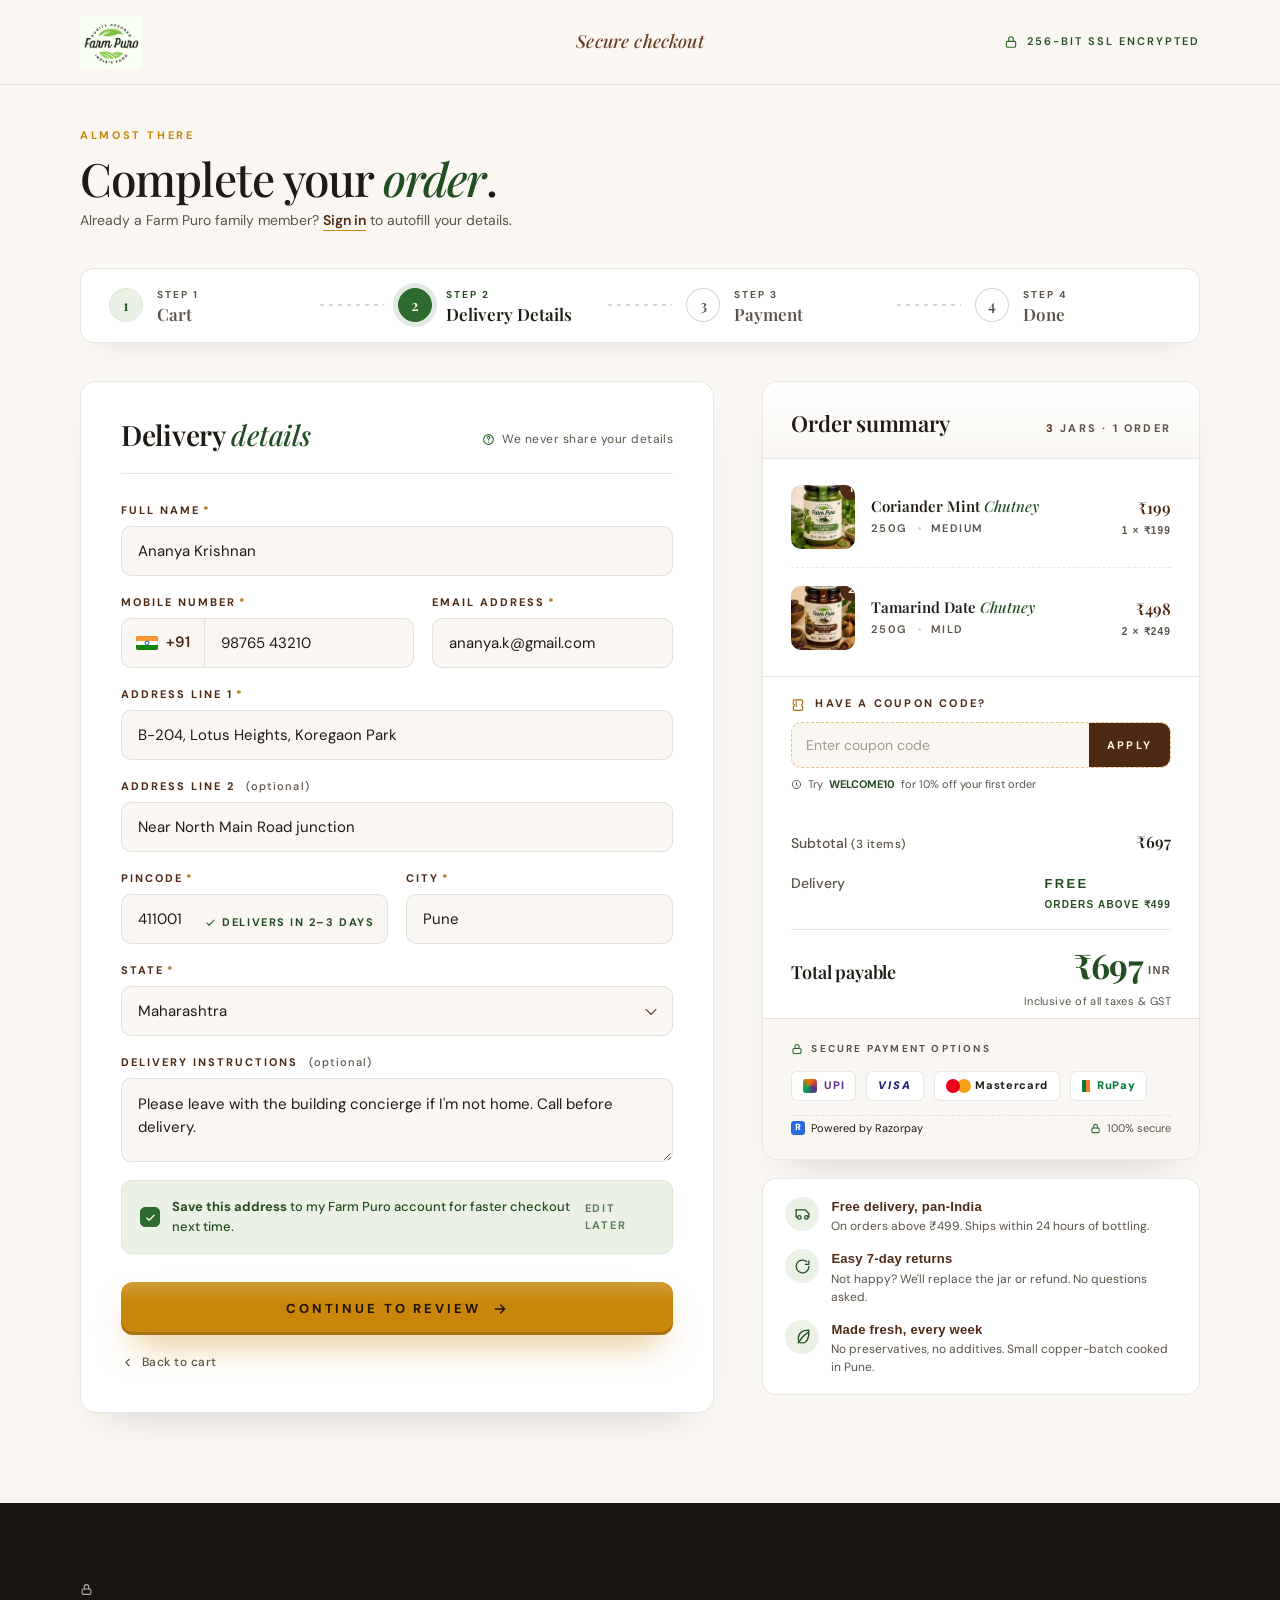
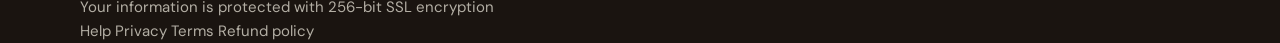
<file: checkout.html>
<!doctype html>
<html lang="en">
<head>
<meta charset="utf-8" />
<title>Checkout — Farm Puro</title>
<meta name="viewport" content="width=device-width, initial-scale=1" />
<link rel="stylesheet" href="assets/theme.css" />
<style>
  /* ====================== HEADER (simplified) ====================== */
  .header{background:var(--cream);border-bottom:1px solid var(--rule)}
  .header-inner{display:grid;grid-template-columns:1fr auto 1fr;align-items:center;height:84px;gap:24px}
  .brand{display:flex;align-items:center;gap:10px;justify-self:start}
  .brand img{height:54px;width:auto}
  .secure-strip{justify-self:end;display:inline-flex;align-items:center;gap:9px;font-size:11px;letter-spacing:.18em;text-transform:uppercase;font-weight:600;color:var(--green-deep)}
  .secure-strip svg{color:var(--green)}
  .header-mid{font-family:'Playfair Display',serif;font-style:italic;font-weight:500;font-size:18px;color:var(--brown);letter-spacing:.01em}

  /* ====================== PAGE TITLE ====================== */
  .page-top{padding:42px 0 22px}
  .page-top .eyebrow{font-size:11px;font-weight:700;letter-spacing:.24em;text-transform:uppercase;color:var(--gold);margin-bottom:10px}
  .page-top h1{font-family:'Playfair Display',serif;font-size:46px;font-weight:500;letter-spacing:-.02em;line-height:1.05}
  .page-top h1 em{font-style:italic;color:var(--green-deep);font-weight:500}
  .page-top .sub{margin-top:8px;font-size:14px;color:var(--ink-soft)}
  .page-top .sub a{color:var(--brown-deep);font-weight:600;border-bottom:1.5px solid var(--gold);padding-bottom:1px}

  /* ====================== STEP INDICATOR ====================== */
  .steps{padding:14px 0 38px}
  .steps-row{display:flex;align-items:center;gap:0;background:#fff;border:1px solid var(--rule);border-radius:14px;padding:18px 28px;box-shadow:0 12px 28px -22px rgba(31,26,20,.25)}
  .step{display:flex;align-items:center;gap:14px;flex:1}
  .step .num{width:34px;height:34px;border-radius:50%;display:grid;place-items:center;font-family:'Playfair Display',serif;font-weight:600;font-size:15px;border:1.5px solid var(--rule-strong);color:var(--ink-soft);background:#fff;flex-shrink:0;transition:all .2s}
  .step .meta .lbl{font-size:10px;letter-spacing:.2em;text-transform:uppercase;color:var(--ink-soft);font-weight:700}
  .step .meta .name{font-family:'Playfair Display',serif;font-size:17px;font-weight:600;color:var(--ink-soft);line-height:1.2;margin-top:1px}
  .step.is-active .num{background:var(--green);color:#FFF8E7;border-color:var(--green);box-shadow:0 0 0 5px rgba(45,106,45,.14)}
  .step.is-active .meta .lbl{color:var(--green-deep)}
  .step.is-active .meta .name{color:var(--ink)}
  .step.is-done .num{background:var(--green-tint);color:var(--green-deep);border-color:var(--green-tint-2)}
  .step-sep{flex:0 0 64px;height:2px;background:repeating-linear-gradient(90deg,var(--rule-strong) 0 4px,transparent 4px 9px);position:relative;margin:0 14px}

  /* ====================== LAYOUT ====================== */
  .checkout-grid{display:grid;grid-template-columns:1.45fr 1fr;gap:48px;align-items:start;padding-bottom:90px}

  /* ====================== LEFT — FORM ====================== */
  .form-card{background:#fff;border:1px solid var(--rule);border-radius:16px;padding:38px 40px 36px;box-shadow:0 20px 40px -28px rgba(31,26,20,.25)}
  .section-head{display:flex;align-items:baseline;justify-content:space-between;gap:18px;padding-bottom:22px;margin-bottom:28px;border-bottom:1px solid var(--rule)}
  .section-head h2{font-family:'Playfair Display',serif;font-size:28px;font-weight:600;letter-spacing:-.01em;line-height:1.1}
  .section-head h2 em{font-style:italic;color:var(--green-deep);font-weight:500}
  .section-head .help{font-size:12px;letter-spacing:.04em;color:var(--ink-soft);display:inline-flex;align-items:center;gap:7px}
  .section-head .help svg{color:var(--green)}

  .row{display:grid;gap:18px;margin-bottom:18px}
  .row.cols-2{grid-template-columns:1fr 1fr}

  .field{display:flex;flex-direction:column;gap:7px;position:relative}
  .field label{font-size:11px;letter-spacing:.18em;text-transform:uppercase;color:var(--brown-deep);font-weight:700}
  .field label .opt{color:var(--ink-soft);font-weight:500;letter-spacing:.1em;text-transform:none;margin-left:6px;font-size:11px}
  .field label .req{color:var(--gold-deep);margin-left:3px}

  .input,.select,.textarea{
    width:100%;
    background:var(--cream);
    border:1.5px solid var(--rule);
    border-radius:10px;
    padding:14px 16px;
    font-size:15px;
    color:var(--ink);
    transition:border-color .15s, background .15s, box-shadow .15s;
    outline:none;
  }
  .input:hover,.select:hover,.textarea:hover{border-color:var(--rule-strong)}
  .input:focus,.select:focus,.textarea:focus{border-color:var(--green);background:#fff;box-shadow:0 0 0 4px rgba(45,106,45,.10)}
  .input::placeholder,.textarea::placeholder{color:#A29A8B}
  .textarea{resize:vertical;min-height:84px;line-height:1.55}

  /* phone with +91 prefix */
  .phone-wrap{display:flex;align-items:stretch;background:var(--cream);border:1.5px solid var(--rule);border-radius:10px;overflow:hidden;transition:border-color .15s, background .15s, box-shadow .15s}
  .phone-wrap:hover{border-color:var(--rule-strong)}
  .phone-wrap:focus-within{border-color:var(--green);background:#fff;box-shadow:0 0 0 4px rgba(45,106,45,.10)}
  .phone-prefix{display:flex;align-items:center;gap:8px;padding:0 14px;border-right:1px solid var(--rule);color:var(--brown-deep);font-weight:600;font-size:15px;background:transparent}
  .phone-prefix .flag{width:22px;height:14px;border-radius:2px;background:linear-gradient(180deg,#FF9933 0 33%,#FFF 33% 66%,#138808 66%);position:relative;box-shadow:inset 0 0 0 .5px rgba(31,26,20,.18)}
  .phone-prefix .flag::after{content:"";position:absolute;left:50%;top:50%;transform:translate(-50%,-50%);width:5px;height:5px;border-radius:50%;border:.8px solid #1F4FAE}
  .phone-wrap input{flex:1;border:0;background:transparent;padding:14px 16px;font-size:15px;color:var(--ink);outline:none}

  /* select with chevron */
  .select-wrap{position:relative}
  .select{appearance:none;-webkit-appearance:none;padding-right:42px;background-image:none;cursor:pointer}
  .select-wrap::after{content:"";position:absolute;right:18px;top:50%;width:8px;height:8px;border-right:1.8px solid var(--brown-deep);border-bottom:1.8px solid var(--brown-deep);transform:translateY(-70%) rotate(45deg);pointer-events:none}

  .pin-hint{position:absolute;right:14px;bottom:13px;font-size:11px;letter-spacing:.14em;text-transform:uppercase;color:var(--green-deep);font-weight:700;display:inline-flex;align-items:center;gap:6px}
  .pin-hint svg{color:var(--green)}

  /* save address toggle */
  .save-row{margin-top:8px;display:flex;align-items:center;justify-content:space-between;padding:16px 18px;background:var(--green-tint);border:1px solid var(--green-tint-2);border-radius:10px}
  .save-row .label{display:flex;align-items:center;gap:12px;font-size:13px;color:var(--green-deep);font-weight:500}
  .save-row .label b{font-weight:700}
  .check{width:20px;height:20px;border-radius:5px;border:1.5px solid var(--green);background:var(--green);display:grid;place-items:center;color:#FFF8E7;flex-shrink:0}
  .check svg{display:block}
  .save-row .later{font-size:11px;letter-spacing:.16em;text-transform:uppercase;color:var(--green-deep);font-weight:700;opacity:.7}

  /* continue button */
  .continue{
    margin-top:28px;width:100%;display:flex;align-items:center;justify-content:center;gap:12px;
    background:var(--gold);color:#1F1409;
    border-radius:12px;padding:18px 22px;
    font-size:13px;font-weight:700;letter-spacing:.22em;text-transform:uppercase;
    box-shadow:0 18px 36px -14px rgba(200,134,10,.65), inset 0 -3px 0 rgba(31,20,9,.18);
    transition:transform .15s, box-shadow .15s, background .15s;
    position:relative;overflow:hidden;
  }
  .continue::before{content:"";position:absolute;inset:0;background:linear-gradient(180deg,rgba(255,255,255,.18),transparent 40%);pointer-events:none}
  .continue:hover:not(:disabled){background:var(--gold-deep);transform:translateY(-2px);box-shadow:0 24px 44px -14px rgba(200,134,10,.75), inset 0 -3px 0 rgba(31,20,9,.22)}
  .continue:disabled{cursor:not-allowed;opacity:.9}
  .continue svg{flex-shrink:0}

  /* spinner */
  .btn-spinner{width:16px;height:16px;border:2px solid rgba(31,20,9,.25);border-top-color:#1F1409;border-radius:50%;animation:spin .7s linear infinite;flex-shrink:0}
  @keyframes spin{to{transform:rotate(360deg)}}

  /* success state */
  .continue.is-success{background:#2D6A2D;color:#FFF8E7;box-shadow:0 18px 36px -14px rgba(45,106,45,.55), inset 0 -3px 0 rgba(0,0,0,.18)}
  .continue.is-success::before{background:linear-gradient(180deg,rgba(255,255,255,.12),transparent 40%)}

  .back-link{margin-top:18px;display:inline-flex;align-items:center;gap:8px;font-size:12px;color:var(--ink-soft);letter-spacing:.04em;font-weight:500}
  .back-link:hover{color:var(--brown-deep)}

  /* ====================== RIGHT — ORDER SUMMARY ====================== */
  .summary{position:sticky;top:24px}
  .summary-card{background:#fff;border:1px solid var(--rule);border-radius:16px;overflow:hidden;box-shadow:0 20px 40px -28px rgba(31,26,20,.25)}
  .summary-head{padding:24px 28px 18px;display:flex;align-items:baseline;justify-content:space-between;border-bottom:1px solid var(--rule);background:linear-gradient(180deg,#fff, var(--cream))}
  .summary-head h3{font-family:'Playfair Display',serif;font-size:22px;font-weight:600;letter-spacing:-.01em}
  .summary-head .count{font-size:11px;letter-spacing:.2em;text-transform:uppercase;color:var(--ink-soft);font-weight:700}
  .summary-head .count b{color:var(--brown-deep)}

  .cart-list{padding:8px 28px}
  .cart-item{display:grid;grid-template-columns:64px 1fr auto;gap:16px;padding:18px 0;border-bottom:1px dashed var(--rule);align-items:center}
  .cart-item:last-child{border-bottom:0}
  .ci-thumb{position:relative;width:64px;height:64px;border-radius:10px;overflow:hidden;background:var(--cream-warm);box-shadow:inset 0 0 0 1px var(--rule)}
  .ci-thumb img{width:100%;height:100%;object-fit:cover}
  .ci-qty{position:absolute;top:-7px;right:-7px;width:22px;height:22px;border-radius:50%;background:var(--brown-deep);color:#FFF8E7;font-size:11px;font-weight:700;display:grid;place-items:center;box-shadow:0 4px 10px -4px rgba(31,26,20,.5)}
  .ci-body .name{font-family:'Playfair Display',serif;font-size:15px;font-weight:600;color:var(--ink);line-height:1.2}
  .ci-body .name em{font-style:italic;font-weight:500;color:var(--green-deep)}
  .ci-body .meta{margin-top:5px;font-size:11px;letter-spacing:.14em;text-transform:uppercase;color:var(--ink-soft);font-weight:600;display:flex;align-items:center;gap:10px}
  .ci-body .meta .dot{width:3px;height:3px;border-radius:50%;background:var(--rule-strong)}
  .ci-price{font-family:'Playfair Display',serif;font-size:16px;font-weight:600;color:var(--brown-deep);text-align:right;white-space:nowrap}
  .ci-price small{display:block;font-family:'Inter',sans-serif;font-size:10px;letter-spacing:.12em;text-transform:uppercase;color:var(--ink-soft);font-weight:600;margin-top:2px}

  /* coupon */
  .coupon{padding:18px 28px 6px;border-top:1px solid var(--rule)}
  .coupon-head{display:flex;align-items:center;gap:10px;margin-bottom:10px}
  .coupon-head svg{color:var(--gold-deep)}
  .coupon-head .lbl{font-size:11px;letter-spacing:.2em;text-transform:uppercase;font-weight:700;color:var(--brown-deep)}
  .coupon-row{display:flex;gap:0;background:var(--cream);border:1.5px dashed rgba(200,134,10,.45);border-radius:10px;overflow:hidden;transition:border-color .15s, background .15s}
  .coupon-row:focus-within{border-color:var(--gold);background:#fff}
  .coupon-row input{flex:1;border:0;background:transparent;padding:13px 14px;font-size:14px;letter-spacing:.08em;color:var(--ink);outline:none;text-transform:uppercase;font-weight:600}
  .coupon-row input::placeholder{color:#A29A8B;text-transform:none;letter-spacing:0;font-weight:400}
  .apply-btn{padding:0 18px;background:var(--brown-deep);color:#FFF8E7;font-size:11px;font-weight:700;letter-spacing:.2em;text-transform:uppercase;border-radius:0;transition:background .15s}
  .apply-btn:hover{background:var(--brown)}
  .coupon-hint{font-size:11px;color:var(--ink-soft);margin-top:8px;display:inline-flex;align-items:center;gap:6px}
  .coupon-hint b{color:var(--green-deep)}

  /* totals */
  .totals{padding:18px 28px 8px}
  .total-row{display:flex;align-items:baseline;justify-content:space-between;padding:9px 0;font-size:14px;color:var(--ink-soft)}
  .total-row .k{font-weight:500}
  .total-row .v{font-family:'Playfair Display',serif;font-size:16px;color:var(--ink);font-weight:600}
  .total-row.free .v{color:var(--green-deep);font-family:'Inter',sans-serif;font-size:13px;letter-spacing:.18em;text-transform:uppercase;font-weight:700}
  .total-row .free-note{display:block;font-family:'Inter',sans-serif;font-size:10px;letter-spacing:.12em;text-transform:uppercase;color:var(--green-deep);font-weight:600;margin-top:2px;text-align:right}
  .totals .grand{margin-top:8px;padding-top:18px;border-top:1px solid var(--rule);display:flex;align-items:baseline;justify-content:space-between}
  .totals .grand .k{font-family:'Playfair Display',serif;font-size:18px;color:var(--ink);font-weight:600;letter-spacing:-.01em}
  .totals .grand .v{font-family:'Playfair Display',serif;font-size:34px;color:var(--green-deep);font-weight:700;line-height:1;letter-spacing:-.02em}
  .totals .grand .v small{font-family:'Inter',sans-serif;font-size:11px;color:var(--ink-soft);font-weight:600;letter-spacing:.12em;text-transform:uppercase;margin-left:6px;vertical-align:middle}
  .totals .tax{font-size:11px;color:var(--ink-soft);text-align:right;margin-top:6px;letter-spacing:.04em}

  /* secure payment row */
  .pay-strip{padding:22px 28px;background:var(--cream);border-top:1px solid var(--rule);display:flex;flex-direction:column;gap:14px}
  .pay-strip .lbl{font-size:10px;letter-spacing:.22em;text-transform:uppercase;color:var(--ink-soft);font-weight:700;display:inline-flex;align-items:center;gap:8px}
  .pay-strip .lbl svg{color:var(--green)}
  .pay-icons{display:flex;align-items:center;gap:10px;flex-wrap:wrap}
  .pay-icon{height:30px;padding:0 11px;display:inline-flex;align-items:center;gap:7px;background:#fff;border:1px solid var(--rule);border-radius:6px;font-size:11px;font-weight:700;letter-spacing:.06em;color:var(--ink)}
  .pay-icon.upi{color:#5F2D8C}
  .pay-icon.upi .sw{display:inline-block;width:14px;height:14px;background:conic-gradient(from 0deg, #FF6B00, #5F2D8C, #00A859, #FF6B00);border-radius:3px}
  .pay-icon.visa{color:#1A1F71;letter-spacing:.18em;font-style:italic;font-weight:900}
  .pay-icon.mc{color:#1F1A14;gap:4px}
  .pay-icon.mc .a{width:14px;height:14px;border-radius:50%;background:#EB001B}
  .pay-icon.mc .b{width:14px;height:14px;border-radius:50%;background:#F79E1B;margin-left:-7px;mix-blend-mode:multiply}
  .pay-icon.rupay{color:#097B3D;font-weight:900}
  .pay-icon.rupay::before{content:"";display:inline-block;width:8px;height:12px;background:linear-gradient(90deg,#097B3D 50%,#F47C20 50%);border-radius:1px}
  .powered{display:flex;align-items:center;justify-content:space-between;font-size:11px;color:var(--ink-soft);padding-top:4px;border-top:1px dashed var(--rule)}
  .powered .rz{display:inline-flex;align-items:center;gap:6px;color:var(--ink)}
  .powered .rz .rz-dot{width:14px;height:14px;background:#2A6CDF;border-radius:3px;display:inline-grid;place-items:center;color:#fff;font-weight:900;font-size:9px}
  .powered .lock{display:inline-flex;align-items:center;gap:6px}
  .powered .lock svg{color:var(--green)}

  /* trust strip below summary */
  .trust-list{margin-top:18px;background:#fff;border:1px solid var(--rule);border-radius:14px;padding:18px 22px;display:flex;flex-direction:column;gap:14px}
  .trust-list .t{display:flex;align-items:flex-start;gap:12px}
  .trust-list .t .icn{flex-shrink:0;width:34px;height:34px;border-radius:50%;background:var(--green-tint);display:grid;place-items:center;color:var(--green-deep)}
  .trust-list .t .body{font-size:12px;color:var(--ink-soft);line-height:1.5}
  .trust-list .t .body b{display:block;color:var(--brown-deep);font-size:13px;font-weight:700;letter-spacing:.02em;margin-bottom:1px;font-family:'Inter',sans-serif}

  /* gentle leaf accent on form heading */
  .leaf-accent{display:inline-flex;align-items:center;gap:8px;color:var(--green-deep)}
  .leaf-accent svg{color:var(--green)}

  @media(max-width:900px){
    .checkout-grid{grid-template-columns:1fr;gap:32px}
    .summary{position:static}
    .row.cols-2{grid-template-columns:1fr}
    .steps-row{padding:14px 16px;gap:0}
    .step .meta .name{font-size:14px}
    .step-sep{flex:0 0 32px}
    .page-top h1{font-size:34px}
  }
  @media(max-width:600px){
    .page-top{padding:28px 0 16px}
    .page-top h1{font-size:28px}
    .steps-row{padding:12px 12px}
    .step .meta .lbl,.step .meta .name{font-size:10px}
    .step .num{width:28px;height:28px;font-size:13px}
    .step-sep{flex:0 0 16px}
    .form-card{padding:24px 20px}
    .pay-icons{gap:6px}
    .continue{padding:16px 18px;font-size:12px}
    .cart-list{padding:8px 18px}
    .summary-head{padding:18px 18px 14px}
    .totals{padding:14px 18px 6px}
    .pay-strip{padding:16px 18px}
    .coupon{padding:14px 18px 6px}
    .trust-list{padding:14px 16px}
  }
</style>
</head>
<body>

<!-- ====================== HEADER (simplified) ====================== -->
<header class="header" data-screen-label="Header">
  <div class="wrap header-inner">
    <a class="brand" href="index.html">
      <img src="assets/logo.png" alt="Farm Puro Chutneys" />
    </a>
    <div class="header-mid">Secure checkout</div>
    <div class="secure-strip">
      <svg width="14" height="14" viewBox="0 0 24 24" fill="none" stroke="currentColor" stroke-width="2" stroke-linecap="round" stroke-linejoin="round"><rect x="4" y="11" width="16" height="10" rx="2"/><path d="M8 11V7a4 4 0 0 1 8 0v4"/></svg>
      256-bit SSL encrypted
    </div>
  </div>
</header>

<!-- ====================== PAGE TITLE ====================== -->
<section class="page-top" data-screen-label="01 Checkout Header">
  <div class="wrap">
    <div class="eyebrow">Almost there</div>
    <h1>Complete your <em>order</em>.</h1>
    <p class="sub">Already a Farm Puro family member? <a href="#">Sign in</a> to autofill your details.</p>
  </div>
</section>

<!-- ====================== STEP INDICATOR ====================== -->
<section class="steps" data-screen-label="02 Step Indicator">
  <div class="wrap">
    <div class="steps-row">
      <div class="step is-done">
        <span class="num">1</span>
        <div class="meta">
          <div class="lbl">Step 1</div>
          <div class="name">Cart</div>
        </div>
      </div>
      <div class="step-sep"></div>
      <div class="step is-active">
        <span class="num">2</span>
        <div class="meta">
          <div class="lbl">Step 2</div>
          <div class="name">Delivery Details</div>
        </div>
      </div>
      <div class="step-sep"></div>
      <div class="step">
        <span class="num">3</span>
        <div class="meta">
          <div class="lbl">Step 3</div>
          <div class="name">Payment</div>
        </div>
      </div>
      <div class="step-sep"></div>
      <div class="step">
        <span class="num">4</span>
        <div class="meta">
          <div class="lbl">Step 4</div>
          <div class="name">Done</div>
        </div>
      </div>
    </div>
  </div>
</section>

<!-- ====================== MAIN GRID ====================== -->
<section data-screen-label="03 Checkout Form & Summary">
  <div class="wrap checkout-grid">

    <!-- ============ LEFT — FORM ============ -->
    <div class="form-col">
      <div class="form-card">

        <div class="section-head">
          <h2>Delivery <em>details</em></h2>
          <span class="help">
            <svg width="13" height="13" viewBox="0 0 24 24" fill="none" stroke="currentColor" stroke-width="2" stroke-linecap="round" stroke-linejoin="round"><circle cx="12" cy="12" r="9"/><path d="M9.5 9a2.5 2.5 0 1 1 3.5 2.3c-1 .4-1 1.2-1 1.7M12 17h.01"/></svg>
            We never share your details
          </span>
        </div>

        <!-- Full name -->
        <div class="row">
          <div class="field">
            <label>Full name<span class="req">*</span></label>
            <input class="input" type="text" value="Ananya Krishnan" placeholder="Enter your full name" />
          </div>
        </div>

        <!-- Mobile + Email -->
        <div class="row cols-2">
          <div class="field">
            <label>Mobile number<span class="req">*</span></label>
            <div class="phone-wrap">
              <span class="phone-prefix">
                <span class="flag" aria-hidden="true"></span>
                +91
              </span>
              <input type="tel" value="98765 43210" placeholder="10-digit mobile" />
            </div>
          </div>
          <div class="field">
            <label>Email address<span class="req">*</span></label>
            <input class="input" type="email" value="ananya.k@gmail.com" placeholder="you@example.com" />
          </div>
        </div>

        <!-- Address Line 1 -->
        <div class="row">
          <div class="field">
            <label>Address line 1<span class="req">*</span></label>
            <input class="input" type="text" value="B-204, Lotus Heights, Koregaon Park" placeholder="Flat / House no., Building, Street" />
          </div>
        </div>

        <!-- Address Line 2 -->
        <div class="row">
          <div class="field">
            <label>Address line 2 <span class="opt">(optional)</span></label>
            <input class="input" type="text" placeholder="Landmark, Area" value="Near North Main Road junction" />
          </div>
        </div>

        <!-- Pincode + City -->
        <div class="row cols-2">
          <div class="field">
            <label>Pincode<span class="req">*</span></label>
            <input class="input" type="text" maxlength="6" value="411001" placeholder="6-digit code" />
            <span class="pin-hint">
              <svg width="11" height="11" viewBox="0 0 24 24" fill="none" stroke="currentColor" stroke-width="2.4" stroke-linecap="round" stroke-linejoin="round"><path d="M20 7 9 18l-5-5"/></svg>
              Delivers in 2–3 days
            </span>
          </div>
          <div class="field">
            <label>City<span class="req">*</span></label>
            <input class="input" type="text" value="Pune" placeholder="City" />
          </div>
        </div>

        <!-- State -->
        <div class="row">
          <div class="field">
            <label>State<span class="req">*</span></label>
            <div class="select-wrap">
              <select class="select">
                <option>Maharashtra</option>
                <option>Karnataka</option>
                <option>Delhi</option>
                <option>Tamil Nadu</option>
                <option>Telangana</option>
                <option>Gujarat</option>
                <option>West Bengal</option>
                <option>Kerala</option>
              </select>
            </div>
          </div>
        </div>

        <!-- Delivery instructions -->
        <div class="row">
          <div class="field">
            <label>Delivery instructions <span class="opt">(optional)</span></label>
            <textarea class="textarea" placeholder="Leave a note for our courier — gate code, preferred time, etc.">Please leave with the building concierge if I'm not home. Call before delivery.</textarea>
          </div>
        </div>

        <!-- Save address -->
        <div class="save-row">
          <div class="label">
            <span class="check" aria-hidden="true">
              <svg width="11" height="11" viewBox="0 0 24 24" fill="none" stroke="currentColor" stroke-width="3" stroke-linecap="round" stroke-linejoin="round"><path d="M20 7 9 18l-5-5"/></svg>
            </span>
            <span><b>Save this address</b> to my Farm Puro account for faster checkout next time.</span>
          </div>
          <span class="later">Edit later</span>
        </div>

        <!-- Continue -->
        <button class="continue" id="continueBtn">
          Continue to review
          <svg width="16" height="16" viewBox="0 0 24 24" fill="none" stroke="currentColor" stroke-width="2.2" stroke-linecap="round" stroke-linejoin="round"><path d="M5 12h14M13 6l6 6-6 6"/></svg>
        </button>

        <a href="shop.html" class="back-link">
          <svg width="13" height="13" viewBox="0 0 24 24" fill="none" stroke="currentColor" stroke-width="2" stroke-linecap="round" stroke-linejoin="round"><path d="m15 6-6 6 6 6"/></svg>
          Back to cart
        </a>
      </div>
    </div>

    <!-- ============ RIGHT — ORDER SUMMARY ============ -->
    <aside class="summary">
      <div class="summary-card">

        <div class="summary-head">
          <h3>Order summary</h3>
          <span class="count"><b>3</b> jars · 1 order</span>
        </div>

        <!-- Cart items -->
        <div class="cart-list">
          <div class="cart-item">
            <div class="ci-thumb">
              <img src="assets/coriander-mint.jpg" alt="Coriander Mint Chutney" />
              <span class="ci-qty">1</span>
            </div>
            <div class="ci-body">
              <div class="name">Coriander Mint <em>Chutney</em></div>
              <div class="meta">
                <span>250g</span>
                <span class="dot"></span>
                <span>Medium</span>
              </div>
            </div>
            <div class="ci-price">₹199<small>1 × ₹199</small></div>
          </div>

          <div class="cart-item">
            <div class="ci-thumb">
              <img src="assets/tamarind-date.jpg" alt="Tamarind Date Chutney" />
              <span class="ci-qty">2</span>
            </div>
            <div class="ci-body">
              <div class="name">Tamarind Date <em>Chutney</em></div>
              <div class="meta">
                <span>250g</span>
                <span class="dot"></span>
                <span>Mild</span>
              </div>
            </div>
            <div class="ci-price">₹498<small>2 × ₹249</small></div>
          </div>
        </div>

        <!-- Coupon -->
        <div class="coupon">
          <div class="coupon-head">
            <svg width="14" height="14" viewBox="0 0 24 24" fill="none" stroke="currentColor" stroke-width="1.9" stroke-linecap="round" stroke-linejoin="round"><path d="M20 12V7a2 2 0 0 0-2-2H6a2 2 0 0 0-2 2v5a2 2 0 0 1 0 4v5a2 2 0 0 0 2 2h12a2 2 0 0 0 2-2v-5a2 2 0 0 1 0-4Z"/><path d="M9 8v8"/></svg>
            <span class="lbl">Have a coupon code?</span>
          </div>
          <div class="coupon-row">
            <input type="text" placeholder="Enter coupon code" value="" />
            <button class="apply-btn">Apply</button>
          </div>
          <div class="coupon-hint">
            <svg width="11" height="11" viewBox="0 0 24 24" fill="none" stroke="currentColor" stroke-width="2" stroke-linecap="round" stroke-linejoin="round"><circle cx="12" cy="12" r="9"/><path d="M12 8v5l3 2"/></svg>
            Try <b>WELCOME10</b> for 10% off your first order
          </div>
        </div>

        <!-- Totals -->
        <div class="totals">
          <div class="total-row">
            <span class="k">Subtotal <small style="color:var(--ink-soft);letter-spacing:.04em;text-transform:none">(3 items)</small></span>
            <span class="v">₹697</span>
          </div>
          <div class="total-row free">
            <span class="k">Delivery</span>
            <span>
              <span class="v">FREE</span>
              <span class="free-note">Orders above ₹499</span>
            </span>
          </div>

          <div class="grand">
            <span class="k">Total payable</span>
            <span class="v">₹697<small>INR</small></span>
          </div>
          <div class="tax">Inclusive of all taxes &amp; GST</div>
        </div>

        <!-- Secure payment strip -->
        <div class="pay-strip">
          <span class="lbl">
            <svg width="12" height="12" viewBox="0 0 24 24" fill="none" stroke="currentColor" stroke-width="2.2" stroke-linecap="round" stroke-linejoin="round"><rect x="4" y="11" width="16" height="10" rx="2"/><path d="M8 11V7a4 4 0 0 1 8 0v4"/></svg>
            Secure payment options
          </span>
          <div class="pay-icons">
            <span class="pay-icon upi"><span class="sw"></span>UPI</span>
            <span class="pay-icon visa">VISA</span>
            <span class="pay-icon mc"><span class="a"></span><span class="b"></span>Mastercard</span>
            <span class="pay-icon rupay">RuPay</span>
          </div>
          <div class="powered">
            <span class="rz"><span class="rz-dot">R</span>Powered by Razorpay</span>
            <span class="lock">
              <svg width="11" height="11" viewBox="0 0 24 24" fill="none" stroke="currentColor" stroke-width="2.2" stroke-linecap="round" stroke-linejoin="round"><rect x="4" y="11" width="16" height="10" rx="2"/><path d="M8 11V7a4 4 0 0 1 8 0v4"/></svg>
              100% secure
            </span>
          </div>
        </div>
      </div>

      <!-- Trust list -->
      <div class="trust-list">
        <div class="t">
          <span class="icn">
            <svg width="17" height="17" viewBox="0 0 24 24" fill="none" stroke="currentColor" stroke-width="1.8" stroke-linecap="round" stroke-linejoin="round"><path d="M3 7h13l5 5v5h-2"/><path d="M3 7v10h2"/><circle cx="7.5" cy="17.5" r="2.5"/><circle cx="17.5" cy="17.5" r="2.5"/></svg>
          </span>
          <div class="body"><b>Free delivery, pan-India</b>On orders above ₹499. Ships within 24 hours of bottling.</div>
        </div>
        <div class="t">
          <span class="icn">
            <svg width="17" height="17" viewBox="0 0 24 24" fill="none" stroke="currentColor" stroke-width="1.8" stroke-linecap="round" stroke-linejoin="round"><path d="M21 12a9 9 0 1 1-3-6.7"/><path d="M21 4v5h-5"/></svg>
          </span>
          <div class="body"><b>Easy 7-day returns</b>Not happy? We'll replace the jar or refund. No questions asked.</div>
        </div>
        <div class="t">
          <span class="icn">
            <svg width="17" height="17" viewBox="0 0 24 24" fill="none" stroke="currentColor" stroke-width="1.8" stroke-linecap="round" stroke-linejoin="round"><path d="M21 3c-9 0-15 4-15 12 0 3 2 6 6 6 8 0 9-9 9-18Z"/><path d="M6 21c4-7 8-11 14-15"/></svg>
          </span>
          <div class="body"><b>Made fresh, every week</b>No preservatives, no additives. Small copper-batch cooked in Pune.</div>
        </div>
      </div>
    </aside>

  </div>
</section>

<!-- ====================== FOOTER (mini) ====================== -->
<footer class="mini" data-screen-label="Mini Footer">
  <div class="wrap mini-inner">
    <div class="l">
      <svg width="13" height="13" viewBox="0 0 24 24" fill="none" stroke="currentColor" stroke-width="2" stroke-linecap="round" stroke-linejoin="round"><rect x="4" y="11" width="16" height="10" rx="2"/><path d="M8 11V7a4 4 0 0 1 8 0v4"/></svg>
      Your information is protected with 256-bit SSL encryption
    </div>
    <div class="links">
      <a href="#">Help</a>
      <a href="#">Privacy</a>
      <a href="#">Terms</a>
      <a href="#">Refund policy</a>
    </div>
  </div>
</footer>

<script>
  // Save address toggle (visual)
  document.querySelector('.save-row .check').addEventListener('click', e => {
    const el = e.currentTarget;
    const on = el.style.background !== 'rgb(255, 255, 255)';
    if(on){
      el.style.background = '#fff';
      el.style.color = 'transparent';
    } else {
      el.style.background = 'var(--green)';
      el.style.color = '#FFF8E7';
    }
  });

  // Pincode → delivery feedback (visual only)
  const pin = document.querySelector('input[maxlength="6"]');
  if(pin) pin.addEventListener('input', () => {
    pin.value = pin.value.replace(/\D/g,'').slice(0,6);
  });

  // Continue to Review — loading & success states
  const continueBtn = document.getElementById('continueBtn');
  continueBtn.addEventListener('click', () => {
    if(continueBtn.disabled) return;

    // Loading state
    continueBtn.disabled = true;
    continueBtn.innerHTML = '<span class="btn-spinner"></span>Processing...';

    setTimeout(() => {
      // Success state
      continueBtn.classList.add('is-success');
      continueBtn.innerHTML = '<svg width="16" height="16" viewBox="0 0 24 24" fill="none" stroke="currentColor" stroke-width="2.6" stroke-linecap="round" stroke-linejoin="round"><path d="M20 7 9 18l-5-5"/></svg>Order placed! (Demo mode)';

      setTimeout(() => {
        continueBtn.disabled = false;
        continueBtn.classList.remove('is-success');
        continueBtn.innerHTML = 'Continue to review <svg width="16" height="16" viewBox="0 0 24 24" fill="none" stroke="currentColor" stroke-width="2.2" stroke-linecap="round" stroke-linejoin="round"><path d="M5 12h14M13 6l6 6-6 6"/></svg>';
      }, 2500);
    }, 1500);
  });
</script>

</body>
</html>
</file>
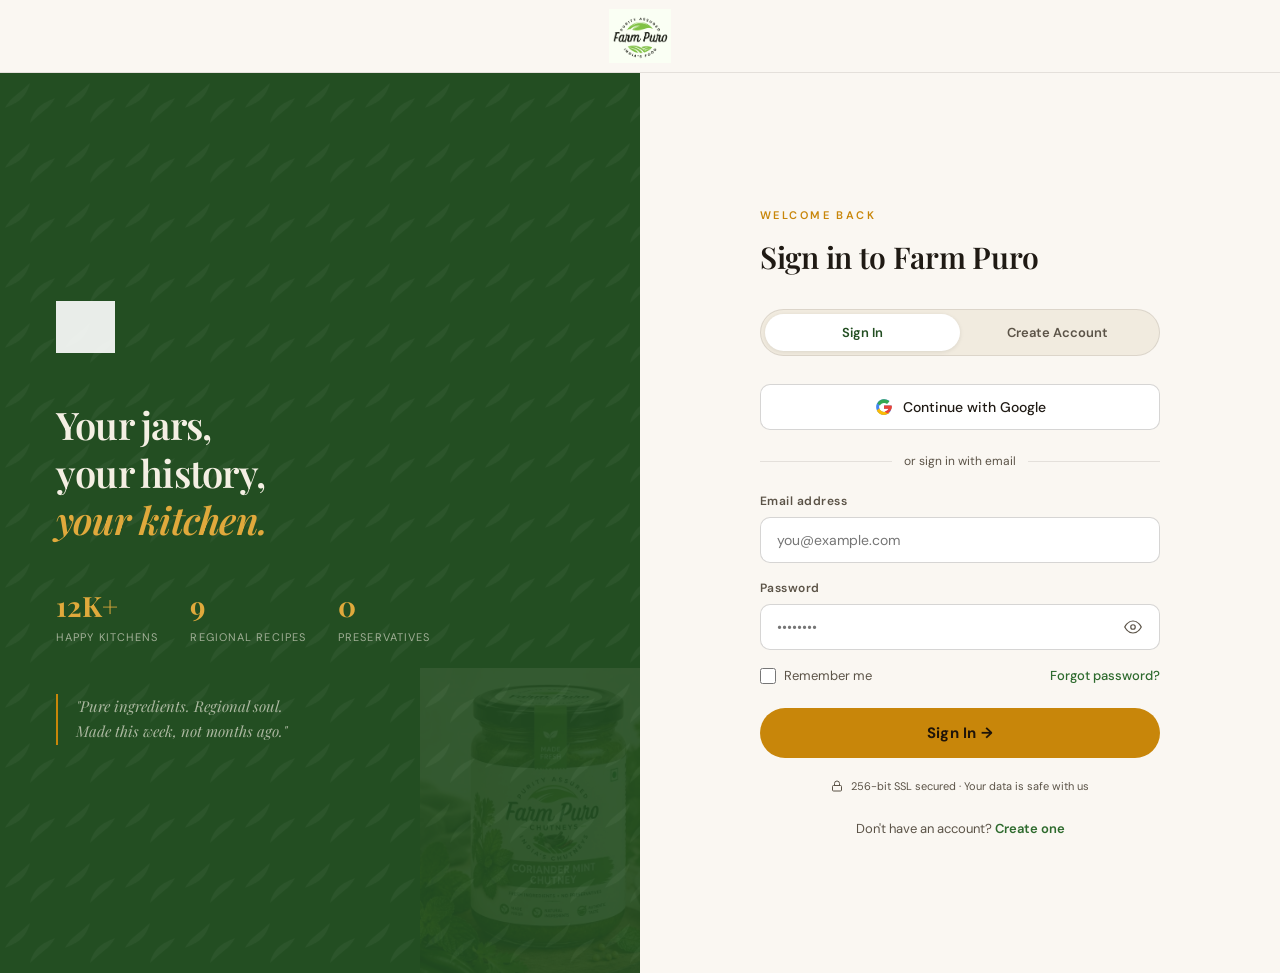
<file: login.html>
<!DOCTYPE html>
<html lang="en">
<head>
  <meta charset="UTF-8" />
  <meta name="viewport" content="width=device-width, initial-scale=1.0" />
  <title>Sign In — Farm Puro</title>
  <link rel="stylesheet" href="assets/theme.css" />
  <style>
    /* ── Login page layout ── */
    body { min-height: 100vh; }

    .login-wrap {
      display: grid;
      grid-template-columns: 1fr 1fr;
      min-height: 100vh;
    }

    /* Left brand panel */
    .brand-panel {
      background: var(--green-deep);
      display: flex;
      flex-direction: column;
      justify-content: center;
      padding: 64px 56px;
      position: relative;
      overflow: hidden;
    }
    .brand-panel::before {
      content: "";
      position: absolute;
      inset: 0;
      background-image: url("data:image/svg+xml,%3Csvg xmlns='http://www.w3.org/2000/svg' width='60' height='60'%3E%3Cpath d='M30 10 C20 20 10 25 5 35 C15 30 25 28 30 10Z' fill='%23ffffff' opacity='.04'/%3E%3Cpath d='M30 50 C40 40 50 35 55 25 C45 30 35 32 30 50Z' fill='%23ffffff' opacity='.04'/%3E%3C/svg%3E");
      background-repeat: repeat;
    }
    .brand-panel .logo-wrap {
      position: relative;
      margin-bottom: 48px;
    }
    .brand-panel .logo-wrap img {
      height: 52px;
      width: auto;
    }
    .brand-headline {
      font-family: 'Playfair Display', serif;
      font-size: 38px;
      font-weight: 600;
      color: #F4EFE3;
      line-height: 1.25;
      letter-spacing: -.02em;
      position: relative;
      margin-bottom: 40px;
    }
    .brand-headline em {
      font-style: italic;
      color: var(--gold-soft);
    }
    .brand-stats {
      display: flex;
      gap: 32px;
      margin-bottom: 48px;
      position: relative;
    }
    .brand-stat .num {
      font-family: 'Playfair Display', serif;
      font-size: 28px;
      font-weight: 700;
      color: var(--gold-soft);
    }
    .brand-stat .lbl {
      font-size: 11px;
      color: rgba(244,239,227,.6);
      letter-spacing: .1em;
      text-transform: uppercase;
      margin-top: 2px;
    }
    .brand-quote {
      font-family: 'Playfair Display', serif;
      font-style: italic;
      font-size: 15px;
      color: rgba(244,239,227,.65);
      line-height: 1.7;
      border-left: 2px solid var(--gold);
      padding-left: 18px;
      position: relative;
    }
    .jar-bg {
      position: absolute;
      right: -40px;
      bottom: -20px;
      width: 260px;
      opacity: .08;
    }

    /* Right form panel */
    .form-panel {
      display: flex;
      flex-direction: column;
      justify-content: center;
      padding: 64px 56px;
      background: var(--cream);
    }
    .form-panel-inner { max-width: 400px; width: 100%; margin: 0 auto; }

    .form-eyebrow {
      font-size: 11px;
      font-weight: 600;
      letter-spacing: .22em;
      text-transform: uppercase;
      color: var(--gold);
      margin-bottom: 10px;
    }
    .form-title {
      font-family: 'Playfair Display', serif;
      font-size: 30px;
      font-weight: 600;
      color: var(--ink);
      margin-bottom: 28px;
      letter-spacing: -.01em;
    }

    /* Tab toggle */
    .tab-toggle {
      display: grid;
      grid-template-columns: 1fr 1fr;
      background: var(--cream-warm);
      border-radius: 999px;
      padding: 4px;
      margin-bottom: 28px;
      border: 1px solid var(--rule);
    }
    .tab-btn {
      padding: 10px 0;
      border-radius: 999px;
      font-size: 13px;
      font-weight: 600;
      color: var(--ink-soft);
      cursor: pointer;
      border: 0;
      background: none;
      font-family: inherit;
      transition: background .2s, color .2s;
      text-align: center;
    }
    .tab-btn.active {
      background: #fff;
      color: var(--green-deep);
      box-shadow: 0 1px 4px rgba(31,26,20,.1);
    }

    /* Form elements */
    .form-section { display: none; }
    .form-section.active { display: block; }

    .google-btn {
      display: flex;
      align-items: center;
      justify-content: center;
      gap: 10px;
      width: 100%;
      padding: 13px 20px;
      border: 1.5px solid var(--rule-strong);
      border-radius: 10px;
      background: #fff;
      font-size: 14px;
      font-weight: 500;
      color: var(--ink);
      cursor: pointer;
      font-family: inherit;
      margin-bottom: 22px;
      transition: background .2s, border-color .2s;
    }
    .google-btn:hover { background: var(--cream-warm); border-color: var(--rule-strong); }

    .divider {
      display: flex;
      align-items: center;
      gap: 12px;
      margin-bottom: 22px;
    }
    .divider::before, .divider::after {
      content: "";
      flex: 1;
      height: 1px;
      background: var(--rule);
    }
    .divider span { font-size: 12px; color: var(--ink-soft); }

    .field { margin-bottom: 16px; }
    .field label {
      display: block;
      font-size: 12px;
      font-weight: 600;
      color: var(--ink-soft);
      margin-bottom: 6px;
      letter-spacing: .04em;
    }
    .field input {
      width: 100%;
      padding: 13px 16px;
      border: 1.5px solid var(--rule-strong);
      border-radius: 10px;
      background: #fff;
      font-size: 14px;
      color: var(--ink);
      outline: none;
      transition: border-color .2s;
    }
    .field input:focus { border-color: var(--green); }
    .field-row { display: grid; grid-template-columns: 1fr 1fr; gap: 12px; }
    .password-wrap { position: relative; }
    .password-wrap input { padding-right: 46px; }
    .eye-btn {
      position: absolute;
      right: 14px;
      top: 50%;
      transform: translateY(-50%);
      background: none;
      border: 0;
      cursor: pointer;
      color: var(--ink-soft);
      padding: 4px;
    }

    .form-meta {
      display: flex;
      justify-content: space-between;
      align-items: center;
      margin-bottom: 22px;
      margin-top: 4px;
    }
    .remember { display: flex; align-items: center; gap: 8px; font-size: 13px; color: var(--ink-soft); cursor: pointer; }
    .remember input[type="checkbox"] { width: 16px; height: 16px; accent-color: var(--green); cursor: pointer; }
    .forgot { font-size: 13px; color: var(--green); font-weight: 500; }
    .forgot:hover { color: var(--green-deep); }

    .submit-btn {
      width: 100%;
      padding: 15px;
      background: var(--gold);
      color: #1F1409;
      border: 0;
      border-radius: 999px;
      font-size: 15px;
      font-weight: 700;
      font-family: inherit;
      cursor: pointer;
      transition: background .2s, transform .15s;
      letter-spacing: .02em;
    }
    .submit-btn:hover { background: var(--gold-deep); transform: translateY(-1px); }

    .ssl-strip {
      display: flex;
      align-items: center;
      justify-content: center;
      gap: 8px;
      margin-top: 20px;
      font-size: 11px;
      color: var(--ink-soft);
    }

    .switch-link {
      text-align: center;
      margin-top: 24px;
      font-size: 13px;
      color: var(--ink-soft);
    }
    .switch-link a { color: var(--green); font-weight: 600; }
    .switch-link a:hover { color: var(--green-deep); }

    /* ── Responsive ── */
    @media (max-width: 900px) {
      .login-wrap { grid-template-columns: 1fr; }
      .brand-panel { display: none; }
      .form-panel { padding: 48px 28px; min-height: 100vh; }
    }
    @media (max-width: 600px) {
      .form-panel { padding: 32px 20px; }
      .form-title { font-size: 26px; }
      .field-row { grid-template-columns: 1fr; }
    }
  </style>
</head>
<body>
  <!-- Minimal header for login page -->
  <header class="header" style="position:relative;border-bottom:1px solid var(--rule);">
    <div class="wrap">
      <div style="display:flex;justify-content:center;align-items:center;height:72px;">
        <a href="index.html" class="brand">
          <img src="assets/logo.png" alt="Farm Puro" />
        </a>
      </div>
    </div>
  </header>

  <main class="login-wrap">
    <!-- Left: brand panel -->
    <aside class="brand-panel">
      <div class="logo-wrap">
        <img src="assets/logo.png" alt="Farm Puro" style="filter:brightness(0) invert(1);opacity:.9;" />
      </div>
      <h2 class="brand-headline">Your jars,<br/>your history,<br/><em>your kitchen.</em></h2>
      <div class="brand-stats">
        <div class="brand-stat">
          <div class="num">12K+</div>
          <div class="lbl">Happy kitchens</div>
        </div>
        <div class="brand-stat">
          <div class="num">9</div>
          <div class="lbl">Regional recipes</div>
        </div>
        <div class="brand-stat">
          <div class="num">0</div>
          <div class="lbl">Preservatives</div>
        </div>
      </div>
      <blockquote class="brand-quote">
        "Pure ingredients. Regional soul.<br/>Made this week, not months ago."
      </blockquote>
      <img src="assets/coriander-mint.jpg" alt="" class="jar-bg" aria-hidden="true" />
    </aside>

    <!-- Right: form panel -->
    <section class="form-panel">
      <div class="form-panel-inner">
        <p class="form-eyebrow">Welcome back</p>
        <h1 class="form-title">Sign in to Farm Puro</h1>

        <!-- Tab toggle -->
        <div class="tab-toggle" role="tablist">
          <button class="tab-btn active" id="tab-signin" role="tab" aria-selected="true" onclick="showTab('signin')">Sign In</button>
          <button class="tab-btn" id="tab-register" role="tab" aria-selected="false" onclick="showTab('register')">Create Account</button>
        </div>

        <!-- Sign In form -->
        <div class="form-section active" id="form-signin">
          <button class="google-btn" type="button">
            <svg width="18" height="18" viewBox="0 0 48 48" fill="none"><path fill="#4285F4" d="M44.5 20H24v8.5h11.8C34.7 33.9 29.9 37 24 37c-7.2 0-13-5.8-13-13s5.8-13 13-13c3.1 0 5.9 1.1 8.1 2.9l6.4-6.4C34.6 5.1 29.6 3 24 3 12.4 3 3 12.4 3 24s9.4 21 21 21c10.5 0 20-7.6 20-21 0-1.4-.1-2.7-.5-4z"/><path fill="#34A853" d="M6.3 14.7l7 5.1C15.1 16 19.2 13 24 13c3.1 0 5.9 1.1 8.1 2.9l6.4-6.4C34.6 5.1 29.6 3 24 3c-7.7 0-14.4 4.4-17.7 11.7z"/><path fill="#FBBC05" d="M24 45c5.5 0 10.5-1.9 14.4-5l-6.7-5.5C29.6 36.1 26.9 37 24 37c-5.9 0-10.8-3.9-12.3-9.4l-7 5.4C8 39.5 15.5 45 24 45z"/><path fill="#EA4335" d="M44.5 20H24v8.5h11.8C34.1 32 30.4 34.6 26 36l6.7 5.5C37.2 38.2 45 32 45 24c0-1.4-.2-2.7-.5-4z"/></svg>
            Continue with Google
          </button>
          <div class="divider"><span>or sign in with email</span></div>
          <form onsubmit="handleSignIn(event)">
            <div class="field">
              <label for="email">Email address</label>
              <input type="email" id="email" placeholder="you@example.com" autocomplete="email" required />
            </div>
            <div class="field">
              <label for="password">Password</label>
              <div class="password-wrap">
                <input type="password" id="password" placeholder="••••••••" autocomplete="current-password" required />
                <button type="button" class="eye-btn" onclick="toggleEye('password', this)" aria-label="Show password">
                  <svg width="18" height="18" viewBox="0 0 24 24" fill="none" stroke="currentColor" stroke-width="1.6"><path d="M1 12s4-8 11-8 11 8 11 8-4 8-11 8-11-8-11-8z"/><circle cx="12" cy="12" r="3"/></svg>
                </button>
              </div>
            </div>
            <div class="form-meta">
              <label class="remember">
                <input type="checkbox" /> Remember me
              </label>
              <a href="#" class="forgot">Forgot password?</a>
            </div>
            <button type="submit" class="submit-btn">Sign In →</button>
          </form>
          <div class="ssl-strip">
            <svg width="12" height="12" viewBox="0 0 24 24" fill="none" stroke="currentColor" stroke-width="2"><rect x="3" y="11" width="18" height="11" rx="2"/><path d="M7 11V7a5 5 0 0 1 10 0v4"/></svg>
            256-bit SSL secured · Your data is safe with us
          </div>
          <p class="switch-link">Don't have an account? <a href="#" onclick="showTab('register');return false;">Create one</a></p>
        </div>

        <!-- Create Account form -->
        <div class="form-section" id="form-register">
          <form onsubmit="handleRegister(event)">
            <div class="field field-row">
              <div>
                <label for="fname">First name</label>
                <input type="text" id="fname" placeholder="Ananya" required />
              </div>
              <div>
                <label for="lname">Last name</label>
                <input type="text" id="lname" placeholder="Krishnan" required />
              </div>
            </div>
            <div class="field">
              <label for="reg-email">Email address</label>
              <input type="email" id="reg-email" placeholder="you@example.com" autocomplete="email" required />
            </div>
            <div class="field">
              <label for="reg-password">Password <span style="color:var(--ink-soft);font-weight:400">(min. 8 characters)</span></label>
              <div class="password-wrap">
                <input type="password" id="reg-password" placeholder="••••••••" minlength="8" autocomplete="new-password" required />
                <button type="button" class="eye-btn" onclick="toggleEye('reg-password', this)" aria-label="Show password">
                  <svg width="18" height="18" viewBox="0 0 24 24" fill="none" stroke="currentColor" stroke-width="1.6"><path d="M1 12s4-8 11-8 11 8 11 8-4 8-11 8-11-8-11-8z"/><circle cx="12" cy="12" r="3"/></svg>
                </button>
              </div>
            </div>
            <div style="font-size:12px;color:var(--ink-soft);margin-bottom:20px;line-height:1.5;">
              By creating an account you agree to our <a href="#" style="color:var(--green);font-weight:500;">Terms of Service</a> and <a href="#" style="color:var(--green);font-weight:500;">Privacy Policy</a>.
            </div>
            <button type="submit" class="submit-btn">Create Account →</button>
          </form>
          <p class="switch-link">Already have an account? <a href="#" onclick="showTab('signin');return false;">Sign in</a></p>
        </div>
      </div>
    </section>
  </main>

  <script>
    function showTab(tab) {
      document.querySelectorAll('.tab-btn').forEach(b => { b.classList.remove('active'); b.setAttribute('aria-selected','false'); });
      document.querySelectorAll('.form-section').forEach(s => s.classList.remove('active'));
      document.getElementById('tab-' + tab).classList.add('active');
      document.getElementById('tab-' + tab).setAttribute('aria-selected','true');
      document.getElementById('form-' + tab).classList.add('active');
    }

    function toggleEye(inputId, btn) {
      const input = document.getElementById(inputId);
      const show = input.type === 'password';
      input.type = show ? 'text' : 'password';
      btn.innerHTML = show
        ? '<svg width="18" height="18" viewBox="0 0 24 24" fill="none" stroke="currentColor" stroke-width="1.6"><path d="M17.94 17.94A10.07 10.07 0 0 1 12 20c-7 0-11-8-11-8a18.45 18.45 0 0 1 5.06-5.94"/><path d="M9.9 4.24A9.12 9.12 0 0 1 12 4c7 0 11 8 11 8a18.5 18.5 0 0 1-2.16 3.19"/><line x1="1" y1="1" x2="23" y2="23"/></svg>'
        : '<svg width="18" height="18" viewBox="0 0 24 24" fill="none" stroke="currentColor" stroke-width="1.6"><path d="M1 12s4-8 11-8 11 8 11 8-4 8-11 8-11-8-11-8z"/><circle cx="12" cy="12" r="3"/></svg>';
    }

    function handleSignIn(e) {
      e.preventDefault();
      window.location.href = 'account.html';
    }

    function handleRegister(e) {
      e.preventDefault();
      window.location.href = 'account.html';
    }
  </script>
</body>
</html>
</file>
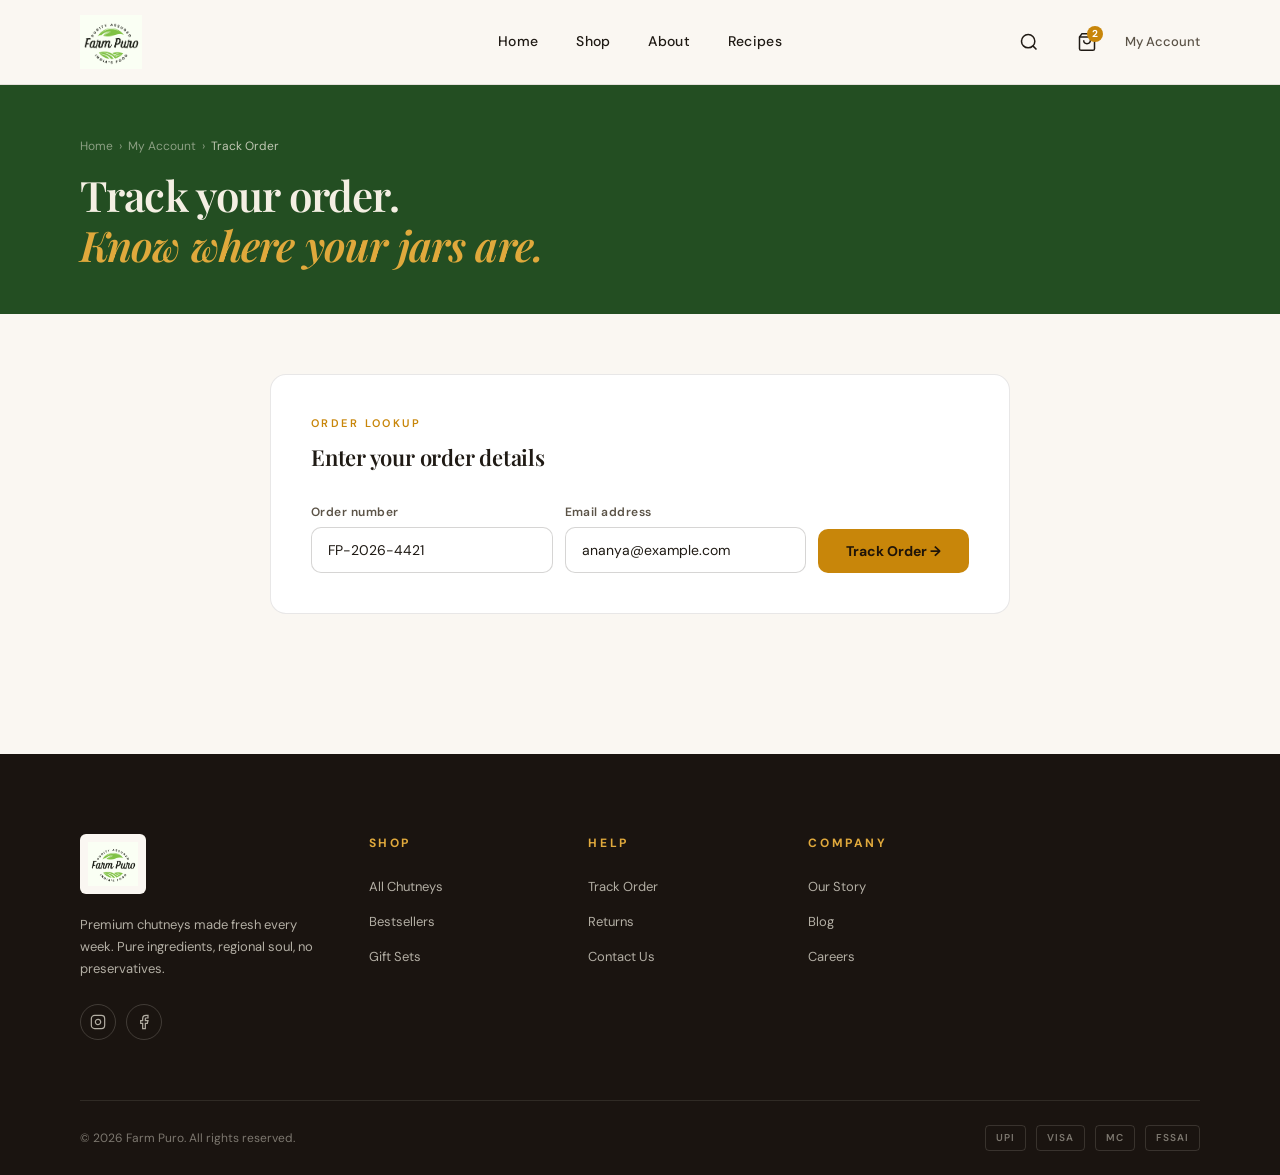
<file: order-tracking.html>
<!DOCTYPE html>
<html lang="en">
<head>
  <meta charset="UTF-8" />
  <meta name="viewport" content="width=device-width, initial-scale=1.0" />
  <title>Track Your Order — Farm Puro</title>
  <link rel="stylesheet" href="assets/theme.css" />
  <style>
    /* ── Page hero ── */
    .page-hero {
      background: var(--green-deep);
      padding: 52px 0 44px;
    }
    .breadcrumb {
      font-size: 12px;
      color: rgba(244,239,227,.5);
      margin-bottom: 14px;
      display: flex;
      gap: 6px;
      align-items: center;
    }
    .breadcrumb a { color: rgba(244,239,227,.5); }
    .breadcrumb a:hover { color: rgba(244,239,227,.85); }
    .breadcrumb span { color: rgba(244,239,227,.75); }
    .page-hero h1 {
      font-family: 'Playfair Display', serif;
      font-size: 42px;
      font-weight: 600;
      color: #F4EFE3;
      letter-spacing: -.02em;
      line-height: 1.2;
    }
    .page-hero h1 em { font-style: italic; color: var(--gold-soft); }

    /* ── Lookup card ── */
    .lookup-section { padding: 60px 0; }
    .lookup-card {
      max-width: 740px;
      margin: 0 auto;
      background: #fff;
      border: 1px solid var(--rule);
      border-radius: 16px;
      padding: 40px;
    }
    .lookup-eyebrow {
      font-size: 11px;
      font-weight: 600;
      letter-spacing: .22em;
      text-transform: uppercase;
      color: var(--gold);
      margin-bottom: 8px;
    }
    .lookup-title {
      font-family: 'Playfair Display', serif;
      font-size: 22px;
      font-weight: 600;
      color: var(--ink);
      margin-bottom: 28px;
      letter-spacing: -.01em;
    }
    .lookup-form {
      display: grid;
      grid-template-columns: 1fr 1fr auto;
      gap: 12px;
      align-items: end;
    }
    .lookup-field label {
      display: block;
      font-size: 12px;
      font-weight: 600;
      color: var(--ink-soft);
      margin-bottom: 6px;
      letter-spacing: .04em;
    }
    .lookup-field input {
      width: 100%;
      padding: 13px 16px;
      border: 1.5px solid var(--rule-strong);
      border-radius: 10px;
      background: #fff;
      font-size: 14px;
      color: var(--ink);
      font-family: inherit;
      outline: none;
      transition: border-color .2s;
    }
    .lookup-field input:focus { border-color: var(--green); }
    .track-btn {
      padding: 13px 28px;
      background: var(--gold);
      color: #1F1409;
      border: 0;
      border-radius: 10px;
      font-size: 14px;
      font-weight: 700;
      font-family: inherit;
      cursor: pointer;
      white-space: nowrap;
      transition: background .2s, transform .15s;
    }
    .track-btn:hover { background: var(--gold-deep); transform: translateY(-1px); }

    /* ── Results ── */
    #tracking-results { display: none; }
    #tracking-results.visible { display: block; }
    .results-section { padding: 0 0 80px; }

    .order-banner {
      background: var(--cream-warm);
      border: 1px solid var(--rule);
      border-radius: 14px;
      padding: 24px 28px;
      display: flex;
      justify-content: space-between;
      align-items: center;
      margin-bottom: 28px;
      flex-wrap: wrap;
      gap: 12px;
    }
    .banner-left .order-ref {
      font-size: 13px;
      color: var(--ink-soft);
      margin-bottom: 6px;
      font-weight: 500;
    }
    .banner-left .order-id {
      font-family: 'Playfair Display', serif;
      font-size: 22px;
      font-weight: 600;
      color: var(--ink);
      letter-spacing: -.01em;
    }
    .banner-right { text-align: right; }
    .status-pill-lg {
      display: inline-flex;
      align-items: center;
      gap: 8px;
      padding: 8px 18px;
      border-radius: 999px;
      font-size: 13px;
      font-weight: 700;
      letter-spacing: .04em;
      text-transform: uppercase;
      background: var(--green-tint);
      color: var(--green-deep);
      margin-bottom: 6px;
    }
    .pulse { width: 8px; height: 8px; border-radius: 50%; background: var(--green); animation: pulse 1.4s ease-in-out infinite; }
    @keyframes pulse { 0%,100%{opacity:1;transform:scale(1)} 50%{opacity:.4;transform:scale(.8)} }
    .eta { font-size: 13px; color: var(--ink-soft); font-weight: 500; }

    /* ── Results grid ── */
    .results-grid {
      display: grid;
      grid-template-columns: 1fr 360px;
      gap: 28px;
      align-items: start;
    }

    /* ── Timeline ── */
    .timeline-card {
      background: #fff;
      border: 1px solid var(--rule);
      border-radius: 14px;
      padding: 28px;
      margin-bottom: 16px;
    }
    .timeline-title {
      font-family: 'Playfair Display', serif;
      font-size: 18px;
      font-weight: 600;
      color: var(--ink);
      margin-bottom: 28px;
      letter-spacing: -.01em;
    }
    .timeline { position: relative; padding-left: 36px; }
    .timeline::before {
      content: "";
      position: absolute;
      left: 11px;
      top: 12px;
      bottom: 12px;
      width: 2px;
      background: var(--rule);
    }
    .t-step { position: relative; padding-bottom: 28px; }
    .t-step:last-child { padding-bottom: 0; }
    .t-dot {
      position: absolute;
      left: -36px;
      top: 3px;
      width: 24px;
      height: 24px;
      border-radius: 50%;
      border: 2px solid var(--rule);
      background: #fff;
      display: grid;
      place-items: center;
      z-index: 1;
    }
    .t-dot.done { background: var(--green); border-color: var(--green); }
    .t-dot.active { background: var(--gold); border-color: var(--gold); box-shadow: 0 0 0 4px rgba(200,134,10,.18); }
    .t-dot.future { background: var(--cream-warm); border-color: var(--rule-strong); }
    .t-step-title {
      font-size: 14px;
      font-weight: 600;
      color: var(--ink);
      margin-bottom: 2px;
    }
    .t-step.future .t-step-title { color: var(--ink-soft); }
    .t-step-time { font-size: 12px; color: var(--ink-soft); }
    .t-step-detail {
      background: var(--green-tint);
      border: 1px solid var(--green-tint-2);
      border-radius: 10px;
      padding: 12px 14px;
      margin-top: 10px;
      font-size: 13px;
      color: var(--green-deep);
      line-height: 1.5;
    }

    /* ── Map card ── */
    .map-card {
      background: #fff;
      border: 1px solid var(--rule);
      border-radius: 14px;
      overflow: hidden;
      margin-bottom: 16px;
    }
    .map-placeholder {
      height: 180px;
      background: linear-gradient(135deg, #D4E8C8 0%, #A8D08D 50%, #7BB85A 100%);
      position: relative;
      display: flex;
      align-items: center;
      justify-content: center;
    }
    .map-placeholder::before {
      content: "";
      position: absolute;
      inset: 0;
      background-image: repeating-linear-gradient(0deg, transparent, transparent 28px, rgba(255,255,255,.15) 28px, rgba(255,255,255,.15) 29px),
                        repeating-linear-gradient(90deg, transparent, transparent 28px, rgba(255,255,255,.15) 28px, rgba(255,255,255,.15) 29px);
    }
    .map-pin {
      position: relative;
      z-index: 1;
      background: var(--green-deep);
      color: #fff;
      width: 36px; height: 36px;
      border-radius: 50% 50% 50% 0;
      transform: rotate(-45deg);
      display: grid;
      place-items: center;
      box-shadow: 0 4px 12px rgba(31,26,20,.3);
    }
    .map-pin svg { transform: rotate(45deg); }
    .map-info {
      padding: 14px 16px;
      display: flex;
      justify-content: space-between;
      align-items: center;
    }
    .map-addr { font-size: 13px; color: var(--ink-soft); }
    .map-dist { font-size: 12px; font-weight: 700; color: var(--green); }

    /* ── Action buttons ── */
    .action-buttons {
      display: flex;
      gap: 10px;
      flex-wrap: wrap;
      margin-bottom: 16px;
    }
    .action-btn {
      flex: 1;
      min-width: 120px;
      padding: 12px 18px;
      border-radius: 10px;
      font-size: 13px;
      font-weight: 600;
      font-family: inherit;
      cursor: pointer;
      text-align: center;
      transition: background .15s, border-color .15s;
      border: 1.5px solid var(--rule-strong);
      background: #fff;
      color: var(--ink);
      text-decoration: none;
      display: inline-block;
    }
    .action-btn.gold { background: var(--gold); color: #1F1409; border-color: var(--gold); }
    .action-btn.gold:hover { background: var(--gold-deep); border-color: var(--gold-deep); }
    .action-btn:not(.gold):hover { background: var(--cream-warm); }

    /* ── Freshness note ── */
    .freshness-note {
      background: var(--green-tint);
      border: 1px solid var(--green-tint-2);
      border-radius: 12px;
      padding: 16px 18px;
      display: flex;
      gap: 12px;
      align-items: flex-start;
      font-size: 13px;
      color: var(--green-deep);
      line-height: 1.55;
    }
    .freshness-icon { flex-shrink: 0; margin-top: 1px; }

    /* ── Order summary (right col) ── */
    .summary-card {
      background: #fff;
      border: 1px solid var(--rule);
      border-radius: 14px;
      padding: 24px;
      position: sticky;
      top: 108px;
    }
    .summary-title {
      font-family: 'Playfair Display', serif;
      font-size: 17px;
      font-weight: 600;
      color: var(--ink);
      margin-bottom: 18px;
      letter-spacing: -.01em;
    }
    .sum-item {
      display: flex;
      gap: 14px;
      align-items: center;
      padding: 12px 0;
      border-bottom: 1px solid var(--rule);
    }
    .sum-item:last-of-type { border-bottom: 0; }
    .sum-thumb {
      width: 52px; height: 52px;
      border-radius: 8px;
      object-fit: cover;
      border: 1px solid var(--rule);
      flex-shrink: 0;
    }
    .sum-item-name { font-size: 14px; font-weight: 600; color: var(--ink); margin-bottom: 2px; }
    .sum-item-qty { font-size: 12px; color: var(--ink-soft); }
    .sum-item-price { font-weight: 700; color: var(--brown-deep); margin-left: auto; font-size: 14px; flex-shrink: 0; }
    .sum-totals { margin-top: 16px; }
    .sum-row {
      display: flex;
      justify-content: space-between;
      font-size: 13px;
      color: var(--ink-soft);
      padding: 5px 0;
    }
    .sum-row.total { font-weight: 700; font-size: 15px; color: var(--ink); border-top: 1px solid var(--rule); margin-top: 8px; padding-top: 12px; }
    .deliver-to {
      background: var(--cream-warm);
      border-radius: 10px;
      padding: 14px;
      margin-top: 16px;
    }
    .deliver-label { font-size: 11px; font-weight: 700; letter-spacing: .12em; text-transform: uppercase; color: var(--ink-soft); margin-bottom: 6px; }
    .deliver-addr { font-size: 13px; color: var(--ink); line-height: 1.55; }

    /* ── Responsive ── */
    @media (max-width: 900px) {
      .results-grid { grid-template-columns: 1fr; }
      .summary-card { position: static; }
      .lookup-form { grid-template-columns: 1fr 1fr; }
      .track-btn { grid-column: 1 / -1; width: 100%; border-radius: 10px; padding: 14px; }
      .page-hero h1 { font-size: 30px; }
    }
    @media (max-width: 600px) {
      .lookup-card { padding: 24px 20px; }
      .lookup-form { grid-template-columns: 1fr; }
      .track-btn { grid-column: auto; }
      .order-banner { flex-direction: column; align-items: flex-start; }
      .banner-right { text-align: left; }
      .action-buttons { flex-direction: column; }
      .action-btn { min-width: unset; }
    }
  </style>
</head>
<body>
  <!-- Header -->
  <header class="header">
    <div class="wrap">
      <div class="header-inner">
        <a href="index.html" class="brand">
          <img src="assets/logo.png" alt="Farm Puro" />
        </a>
        <nav class="nav" aria-label="Main navigation">
          <a href="index.html">Home</a>
          <a href="shop.html">Shop</a>
          <a href="#">About</a>
          <a href="#">Recipes</a>
        </nav>
        <div class="header-right">
          <a href="shop.html" class="icon-btn" aria-label="Search">
            <svg width="20" height="20" viewBox="0 0 24 24" fill="none" stroke="currentColor" stroke-width="1.8"><circle cx="11" cy="11" r="8"/><path d="m21 21-4.35-4.35"/></svg>
          </a>
          <a href="checkout.html" class="icon-btn cart" aria-label="Cart">
            <svg width="20" height="20" viewBox="0 0 24 24" fill="none" stroke="currentColor" stroke-width="1.8"><path d="M6 2 3 6v14a2 2 0 0 0 2 2h14a2 2 0 0 0 2-2V6l-3-4z"/><line x1="3" y1="6" x2="21" y2="6"/><path d="M16 10a4 4 0 0 1-8 0"/></svg>
            <span class="cart-badge">2</span>
          </a>
          <a href="account.html" class="login">My Account</a>
          <button class="hamburger" id="hamburger" aria-label="Menu" aria-expanded="false">
            <span></span><span></span><span></span>
          </button>
        </div>
      </div>
    </div>
  </header>
  <nav class="mobile-nav" id="mobile-nav" aria-label="Mobile navigation">
    <a href="index.html">Home</a>
    <a href="shop.html">Shop</a>
    <a href="#">About</a>
    <a href="#">Recipes</a>
    <div class="m-actions">
      <a class="btn btn-gold" href="shop.html">Shop Now →</a>
      <a class="btn" style="border:1.5px solid var(--brown);color:var(--brown-deep);border-radius:999px" href="account.html">My Account</a>
    </div>
  </nav>

  <!-- Page hero -->
  <section class="page-hero">
    <div class="wrap">
      <div class="breadcrumb">
        <a href="index.html">Home</a> ›
        <a href="account.html">My Account</a> ›
        <span>Track Order</span>
      </div>
      <h1>Track your order.<br/><em>Know where your jars are.</em></h1>
    </div>
  </section>

  <!-- Lookup -->
  <section class="lookup-section">
    <div class="wrap">
      <div class="lookup-card">
        <p class="lookup-eyebrow">Order lookup</p>
        <h2 class="lookup-title">Enter your order details</h2>
        <form class="lookup-form" onsubmit="trackOrder(event)">
          <div class="lookup-field">
            <label for="order-num">Order number</label>
            <input type="text" id="order-num" placeholder="e.g. FP-2026-4421" value="FP-2026-4421" />
          </div>
          <div class="lookup-field">
            <label for="track-email">Email address</label>
            <input type="email" id="track-email" placeholder="you@example.com" value="ananya@example.com" />
          </div>
          <button type="submit" class="track-btn">Track Order →</button>
        </form>
      </div>
    </div>
  </section>

  <!-- Results -->
  <section class="results-section">
    <div class="wrap">
      <div id="tracking-results">

        <!-- Order banner -->
        <div class="order-banner">
          <div class="banner-left">
            <div class="order-ref">Order number</div>
            <div class="order-id">#FP-2026-4421</div>
          </div>
          <div class="banner-right">
            <div>
              <span class="status-pill-lg"><span class="pulse"></span> Out for Delivery</span>
            </div>
            <div class="eta">Expected today before 8 PM · 6 Jun 2026</div>
          </div>
        </div>

        <!-- Grid -->
        <div class="results-grid">

          <!-- Left col -->
          <div>
            <!-- Timeline -->
            <div class="timeline-card">
              <div class="timeline-title">Delivery timeline</div>
              <div class="timeline">

                <div class="t-step">
                  <div class="t-dot done">
                    <svg width="12" height="12" viewBox="0 0 24 24" fill="none" stroke="#fff" stroke-width="2.5"><polyline points="20 6 9 17 4 12"/></svg>
                  </div>
                  <div class="t-step-title">Order Placed</div>
                  <div class="t-step-time">4 Jun 2026, 10:32 AM</div>
                </div>

                <div class="t-step">
                  <div class="t-dot done">
                    <svg width="12" height="12" viewBox="0 0 24 24" fill="none" stroke="#fff" stroke-width="2.5"><polyline points="20 6 9 17 4 12"/></svg>
                  </div>
                  <div class="t-step-title">Order Confirmed</div>
                  <div class="t-step-time">4 Jun 2026, 11:05 AM</div>
                </div>

                <div class="t-step">
                  <div class="t-dot done">
                    <svg width="12" height="12" viewBox="0 0 24 24" fill="none" stroke="#fff" stroke-width="2.5"><polyline points="20 6 9 17 4 12"/></svg>
                  </div>
                  <div class="t-step-title">Made &amp; Packed</div>
                  <div class="t-step-time">5 Jun 2026, 8:00 AM</div>
                </div>

                <div class="t-step">
                  <div class="t-dot done">
                    <svg width="12" height="12" viewBox="0 0 24 24" fill="none" stroke="#fff" stroke-width="2.5"><polyline points="20 6 9 17 4 12"/></svg>
                  </div>
                  <div class="t-step-title">Dispatched</div>
                  <div class="t-step-time">5 Jun 2026, 2:14 PM · Delhivery #DL4482910</div>
                </div>

                <div class="t-step">
                  <div class="t-dot active">
                    <svg width="10" height="10" viewBox="0 0 24 24" fill="none" stroke="#1F1409" stroke-width="2.5"><circle cx="12" cy="12" r="4" fill="#1F1409"/></svg>
                  </div>
                  <div class="t-step-title">Out for Delivery</div>
                  <div class="t-step-time">6 Jun 2026, 9:18 AM</div>
                  <div class="t-step-detail">
                    Your order is with our delivery partner and is on its way. Delivery agent: Ravi K. · +91 99887 12345
                  </div>
                </div>

                <div class="t-step future">
                  <div class="t-dot future"></div>
                  <div class="t-step-title">Delivered</div>
                  <div class="t-step-time">Expected today before 8 PM</div>
                </div>

              </div>
            </div>

            <!-- Map -->
            <div class="map-card">
              <div class="map-placeholder">
                <div class="map-pin">
                  <svg width="14" height="14" viewBox="0 0 24 24" fill="none" stroke="currentColor" stroke-width="2"><path d="M21 10c0 7-9 13-9 13s-9-6-9-13a9 9 0 0 1 18 0z"/><circle cx="12" cy="10" r="3"/></svg>
                </div>
              </div>
              <div class="map-info">
                <div class="map-addr">14, Indiranagar 100 Ft Road, HSR Layout, Bengaluru</div>
                <div class="map-dist">3.2 km away</div>
              </div>
            </div>

            <!-- Actions -->
            <div class="action-buttons">
              <a href="checkout.html" class="action-btn gold">Reorder these jars →</a>
              <button class="action-btn" onclick="alert('Invoice download coming soon!')">Download Invoice</button>
              <button class="action-btn" onclick="alert('Support team: support@farmpuro.in')">Contact Support</button>
            </div>

            <!-- Freshness note -->
            <div class="freshness-note">
              <span class="freshness-icon">
                <svg width="18" height="18" viewBox="0 0 24 24" fill="none" stroke="var(--green)" stroke-width="1.8"><path d="M12 2a10 10 0 0 1 10 10c0 5.52-4.48 10-10 10S2 17.52 2 12 6.48 2 12 2z" opacity=".2" fill="var(--green)"/><path d="M12 6v6l4 2"/></svg>
              </span>
              <div>
                <strong>Freshness reminder:</strong> Your chutneys were made on 5 Jun 2026 — less than 24 hours ago. Once delivered, refrigerate and enjoy within 90 days.
              </div>
            </div>
          </div>

          <!-- Right col: order summary -->
          <aside>
            <div class="summary-card">
              <div class="summary-title">Order summary</div>

              <div class="sum-item">
                <img src="assets/coriander-mint.jpg" class="sum-thumb" alt="Coriander Mint" />
                <div>
                  <div class="sum-item-name">Coriander Mint</div>
                  <div class="sum-item-qty">Qty 1 · 200g</div>
                </div>
                <div class="sum-item-price">₹249</div>
              </div>

              <div class="sum-item">
                <img src="assets/garlic-red.jpg" class="sum-thumb" alt="Garlic Red Chilli" />
                <div>
                  <div class="sum-item-name">Garlic Red Chilli</div>
                  <div class="sum-item-qty">Qty 1 · 200g</div>
                </div>
                <div class="sum-item-price">₹299</div>
              </div>

              <div class="sum-totals">
                <div class="sum-row"><span>Subtotal</span><span>₹548</span></div>
                <div class="sum-row"><span>Delivery</span><span style="color:var(--green);font-weight:600;">Free</span></div>
                <div class="sum-row total"><span>Total paid</span><span>₹548</span></div>
              </div>

              <div class="deliver-to">
                <div class="deliver-label">Delivering to</div>
                <div class="deliver-addr">Ananya Krishnan<br/>14, Indiranagar 100 Ft Road<br/>HSR Layout, Bengaluru 560 038</div>
              </div>
            </div>
          </aside>

        </div>
      </div>
    </div>
  </section>

  <!-- Footer -->
  <footer>
    <div class="wrap">
      <div class="foot-grid">
        <div class="foot-brand">
          <img src="assets/logo.png" alt="Farm Puro" />
          <p>Premium chutneys made fresh every week. Pure ingredients, regional soul, no preservatives.</p>
          <div class="socials">
            <a href="#" aria-label="Instagram"><svg width="16" height="16" viewBox="0 0 24 24" fill="none" stroke="currentColor" stroke-width="1.8"><rect x="2" y="2" width="20" height="20" rx="5"/><path d="M16 11.37A4 4 0 1 1 12.63 8 4 4 0 0 1 16 11.37z"/><line x1="17.5" y1="6.5" x2="17.51" y2="6.5"/></svg></a>
            <a href="#" aria-label="Facebook"><svg width="16" height="16" viewBox="0 0 24 24" fill="none" stroke="currentColor" stroke-width="1.8"><path d="M18 2h-3a5 5 0 0 0-5 5v3H7v4h3v8h4v-8h3l1-4h-4V7a1 1 0 0 1 1-1h3z"/></svg></a>
          </div>
        </div>
        <div class="foot-col">
          <h4>Shop</h4>
          <ul>
            <li><a href="shop.html">All Chutneys</a></li>
            <li><a href="shop.html">Bestsellers</a></li>
            <li><a href="shop.html">Gift Sets</a></li>
          </ul>
        </div>
        <div class="foot-col">
          <h4>Help</h4>
          <ul>
            <li><a href="order-tracking.html">Track Order</a></li>
            <li><a href="#">Returns</a></li>
            <li><a href="#">Contact Us</a></li>
          </ul>
        </div>
        <div class="foot-col">
          <h4>Company</h4>
          <ul>
            <li><a href="#">Our Story</a></li>
            <li><a href="#">Blog</a></li>
            <li><a href="#">Careers</a></li>
          </ul>
        </div>
      </div>
      <div class="copy">
        <span>© 2026 Farm Puro. All rights reserved.</span>
        <div class="pays">
          <span>UPI</span><span>VISA</span><span>MC</span><span>FSSAI</span>
        </div>
      </div>
    </div>
  </footer>

  <script>
    // Hamburger
    const hamburger = document.getElementById('hamburger');
    const mobileNav = document.getElementById('mobile-nav');
    hamburger.addEventListener('click', () => {
      const open = mobileNav.classList.toggle('open');
      hamburger.classList.toggle('open', open);
      hamburger.setAttribute('aria-expanded', open);
      document.body.classList.toggle('nav-open', open);
    });
    mobileNav.querySelectorAll('a').forEach(a => a.addEventListener('click', () => {
      mobileNav.classList.remove('open');
      hamburger.classList.remove('open');
      hamburger.setAttribute('aria-expanded', 'false');
      document.body.classList.remove('nav-open');
    }));

    // Track order
    function trackOrder(e) {
      e.preventDefault();
      const results = document.getElementById('tracking-results');
      results.classList.add('visible');
      setTimeout(() => {
        results.scrollIntoView({ behavior: 'smooth', block: 'start' });
      }, 80);
    }
  </script>
</body>
</html>
</file>
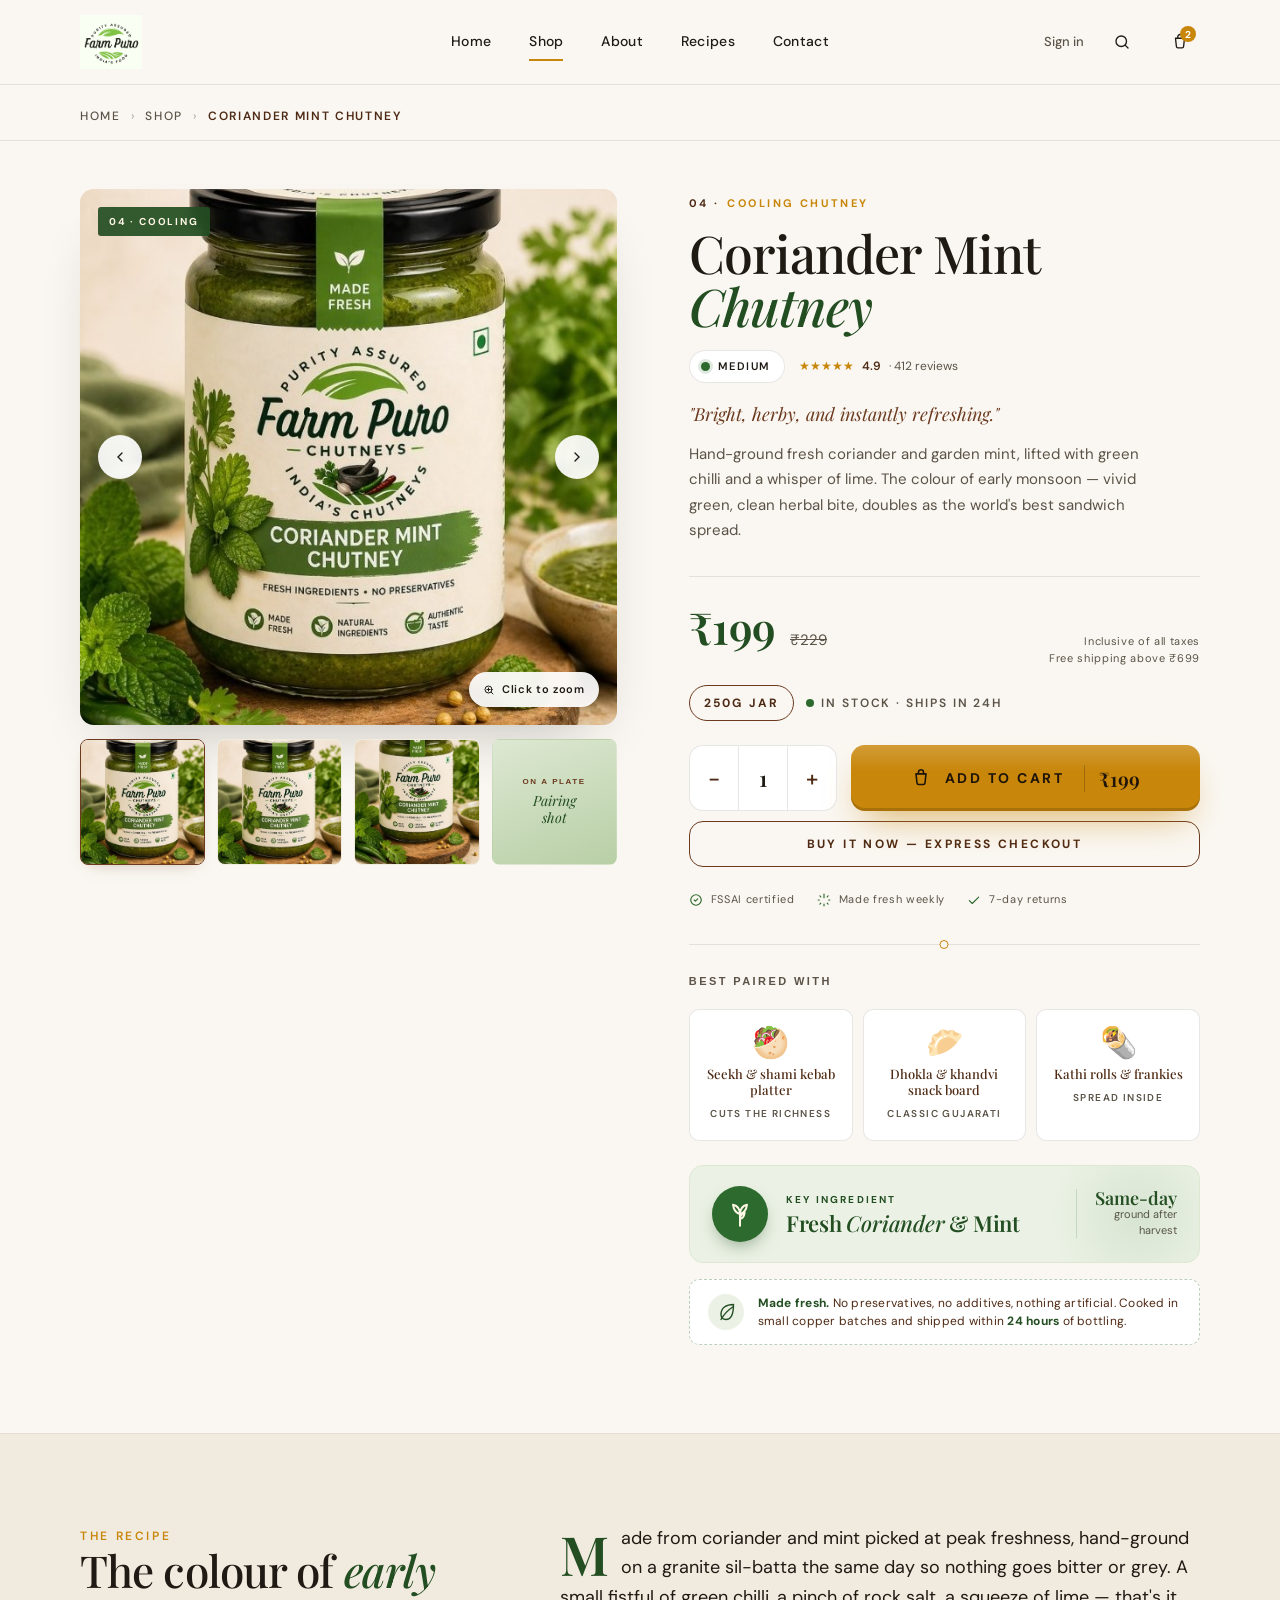
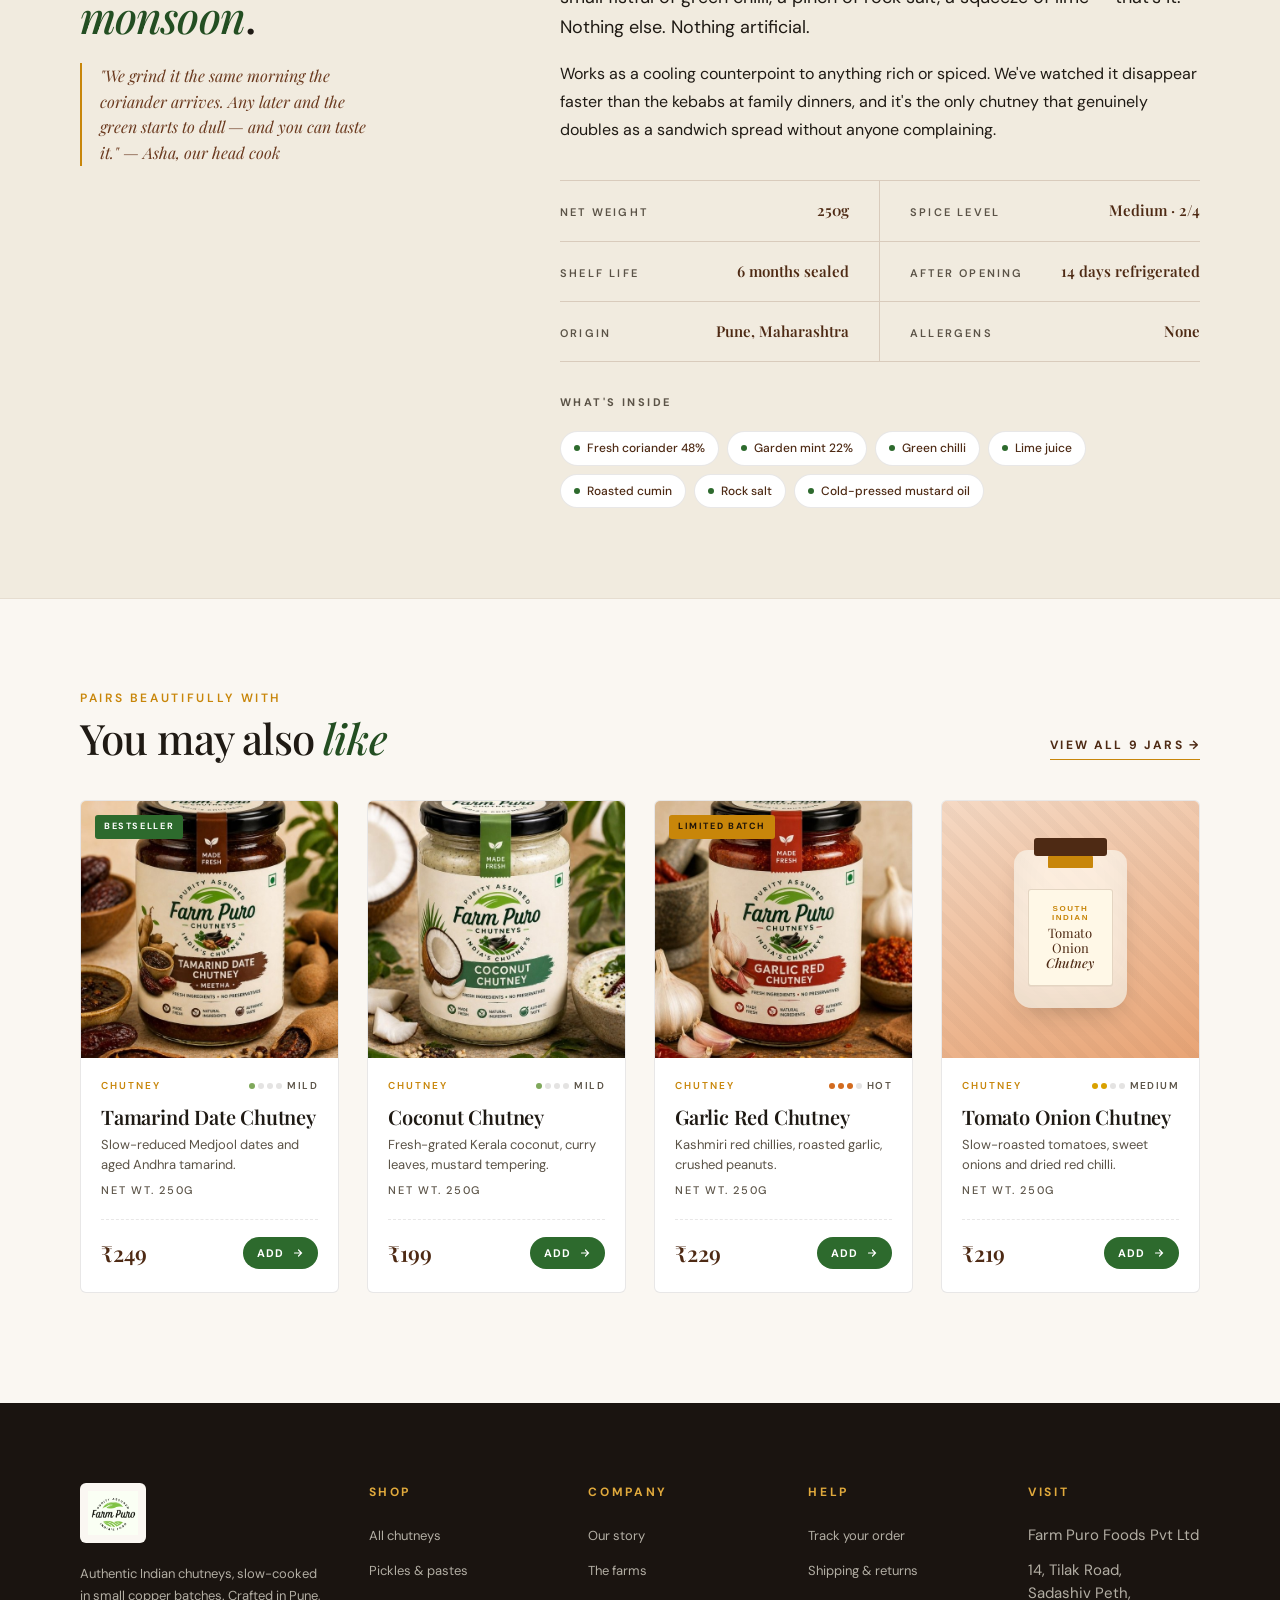
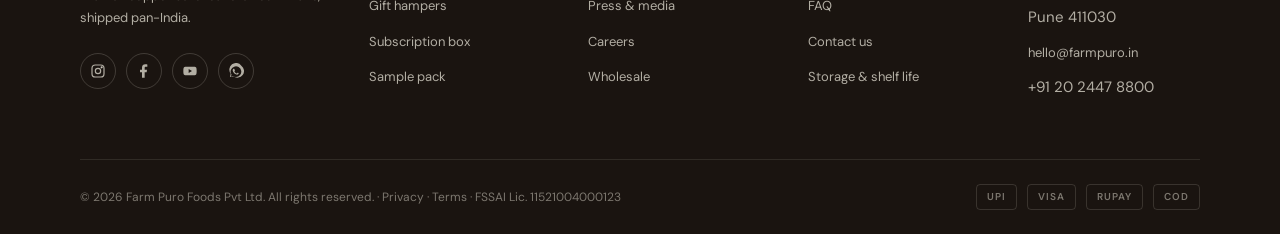
<file: product.html>
<!doctype html>
<html lang="en">
<head>
<meta charset="utf-8" />
<title>Coriander Mint Chutney — Farm Puro</title>
<meta name="viewport" content="width=device-width, initial-scale=1" />
<link rel="stylesheet" href="assets/theme.css" />
<style>
  /* ====================== BREADCRUMB ====================== */
  .breadcrumb{padding:22px 0 14px;border-bottom:1px solid var(--rule)}
  .breadcrumb-inner{display:flex;align-items:center;gap:10px;font-size:12px;letter-spacing:.14em;text-transform:uppercase;color:var(--ink-soft);font-weight:500}
  .breadcrumb a{color:var(--ink-soft);transition:color .15s}
  .breadcrumb a:hover{color:var(--brown)}
  .breadcrumb .sep{opacity:.45}
  .breadcrumb .here{color:var(--brown-deep);font-weight:600}

  /* ====================== PDP MAIN ====================== */
  .pdp{padding:48px 0 88px}
  .pdp-grid{display:grid;grid-template-columns:1.05fr 1fr;gap:72px;align-items:start}

  /* LEFT — gallery */
  .gallery{position:relative}
  .main-img{position:relative;aspect-ratio:1/1;border-radius:14px;overflow:hidden;background:var(--cream-warm);box-shadow:0 30px 60px -32px rgba(31,26,20,.30)}
  .main-img img{width:100%;height:100%;object-fit:cover}
  .main-img .float-pill{position:absolute;top:18px;left:18px;display:inline-flex;align-items:center;gap:6px;background:rgba(35,78,34,.92);color:#FFF8E7;font-size:10px;letter-spacing:.18em;text-transform:uppercase;font-weight:700;padding:7px 11px;border-radius:3px;backdrop-filter:blur(6px)}
  .main-img .nav-thumb{position:absolute;top:50%;width:44px;height:44px;border-radius:50%;background:rgba(255,255,255,.92);display:grid;place-items:center;color:var(--ink);transform:translateY(-50%);transition:background .15s;box-shadow:0 6px 18px -8px rgba(31,26,20,.4)}
  .main-img .nav-thumb:hover{background:#fff}
  .main-img .nav-thumb.prev{left:18px}
  .main-img .nav-thumb.next{right:18px}
  .main-img .zoom{position:absolute;bottom:18px;right:18px;display:inline-flex;align-items:center;gap:7px;background:rgba(255,255,255,.92);padding:9px 14px;border-radius:999px;font-size:11px;font-weight:600;letter-spacing:.06em;color:var(--ink);backdrop-filter:blur(4px)}

  .thumbs{display:grid;grid-template-columns:repeat(4,1fr);gap:12px;margin-top:14px}
  .thumb{aspect-ratio:1/1;border-radius:8px;overflow:hidden;background:var(--cream-warm);border:1.5px solid transparent;cursor:pointer;position:relative;transition:border-color .15s, transform .15s}
  .thumb img{width:100%;height:100%;object-fit:cover}
  .thumb.on{border-color:var(--brown);box-shadow:0 6px 18px -10px rgba(107,58,31,.4)}
  .thumb:not(.on):hover{transform:translateY(-2px)}
  .thumb.detail{display:grid;place-items:center;background:linear-gradient(160deg,#DDE8D2,#B8CFA6);font-family:'Playfair Display',serif;font-style:italic;font-size:14px;color:var(--green-deep);text-align:center;padding:14px;line-height:1.2}
  .thumb.detail small{font-family:'Inter',sans-serif;font-style:normal;font-size:8px;letter-spacing:.2em;text-transform:uppercase;color:var(--brown);font-weight:600;display:block;margin-bottom:6px}

  /* RIGHT — info */
  .info{padding-top:6px;display:flex;flex-direction:column}
  .info .cat{font-size:11px;letter-spacing:.22em;text-transform:uppercase;color:var(--gold);font-weight:700;margin-bottom:14px}
  .info .cat .num{color:var(--brown-deep);margin-right:8px}
  .info h1{font-family:'Playfair Display',serif;font-size:52px;line-height:1.02;font-weight:500;letter-spacing:-.02em;color:var(--ink)}
  .info h1 em{font-style:italic;color:var(--green-deep);font-weight:500}

  .meta-row{display:flex;align-items:center;gap:14px;margin-top:18px}
  .spice-badge{display:inline-flex;align-items:center;gap:8px;padding:7px 13px 7px 11px;border:1px solid var(--rule);border-radius:999px;font-size:11px;font-weight:600;letter-spacing:.14em;text-transform:uppercase;color:var(--ink);background:#fff}
  .spice-badge .dot{width:9px;height:9px;border-radius:50%;background:var(--green);box-shadow:0 0 0 3px rgba(45,106,45,.15)}
  .stars{display:inline-flex;align-items:center;gap:8px;font-size:12px;color:var(--ink-soft)}
  .stars .star-row{color:var(--gold)}
  .stars b{color:var(--brown-deep);font-weight:600}

  .tagline{font-family:'Playfair Display',serif;font-style:italic;font-size:18px;line-height:1.5;color:var(--brown);margin-top:18px;font-weight:400}

  .desc{font-size:15px;line-height:1.7;color:var(--ink-soft);margin-top:14px;max-width:480px}

  /* Price block */
  .price-block{display:flex;align-items:baseline;gap:14px;margin-top:32px;padding-top:28px;border-top:1px solid var(--rule)}
  .price-now{font-family:'Playfair Display',serif;font-size:44px;font-weight:600;color:var(--green-deep);line-height:1;letter-spacing:-.01em}
  .price-was{font-size:15px;color:var(--ink-soft);text-decoration:line-through}
  .price-tax{font-size:11px;color:var(--ink-soft);letter-spacing:.06em;margin-left:auto;text-align:right}

  .weight-row{display:flex;align-items:center;gap:12px;margin-top:18px;font-size:12px;letter-spacing:.16em;text-transform:uppercase;color:var(--ink-soft);font-weight:600}
  .weight-row .pill-w{padding:8px 14px;border:1px solid var(--brown);color:var(--brown-deep);border-radius:999px;font-weight:700;letter-spacing:.18em}
  .weight-row .stock{display:inline-flex;align-items:center;gap:7px}
  .weight-row .stock::before{content:"";width:8px;height:8px;border-radius:50%;background:var(--green);animation:pulse 2s infinite}
  @keyframes pulse{0%,100%{opacity:1}50%{opacity:.4}}

  /* Quantity + Add to Cart row */
  .cta-row{display:grid;grid-template-columns:auto 1fr;gap:14px;margin-top:24px;align-items:stretch}
  .stepper{display:flex;align-items:center;background:#fff;border:1.5px solid var(--rule);border-radius:14px;overflow:hidden;width:148px}
  .stepper button{width:48px;height:64px;font-size:22px;font-weight:500;color:var(--brown-deep);transition:background .15s}
  .stepper button:hover{background:var(--cream-warm)}
  .stepper .qty{flex:1;text-align:center;font-family:'Playfair Display',serif;font-size:22px;font-weight:600;color:var(--ink);border-left:1px solid var(--rule);border-right:1px solid var(--rule);height:64px;line-height:64px}

  .add-cart{
    display:flex;align-items:center;justify-content:center;gap:14px;
    background:var(--gold);
    color:#1F1409;
    border-radius:14px;
    font-size:14px;font-weight:700;letter-spacing:.18em;text-transform:uppercase;
    box-shadow:0 18px 36px -14px rgba(200,134,10,.65), inset 0 -3px 0 rgba(31,20,9,.18);
    transition:transform .15s, box-shadow .15s, background .15s;
    position:relative;overflow:hidden;
  }
  .add-cart::before{content:"";position:absolute;inset:0;background:linear-gradient(180deg,rgba(255,255,255,.18),transparent 40%);pointer-events:none}
  .add-cart:hover{background:var(--gold-deep);transform:translateY(-2px);box-shadow:0 24px 44px -14px rgba(200,134,10,.75), inset 0 -3px 0 rgba(31,20,9,.22)}
  .add-cart .price-tag{font-family:'Playfair Display',serif;font-size:20px;font-weight:600;letter-spacing:0;text-transform:none;margin-left:6px;padding-left:14px;border-left:1px solid rgba(31,20,9,.25)}
  .add-cart svg{flex-shrink:0}

  .buy-now{margin-top:10px;width:100%;padding:14px;border:1.5px solid var(--brown);color:var(--brown-deep);border-radius:14px;font-size:12px;font-weight:700;letter-spacing:.2em;text-transform:uppercase;background:transparent;transition:background .15s, color .15s}
  .buy-now:hover{background:var(--brown);color:#FFF8E7}

  /* Divider */
  .div-line{margin:36px 0 28px;height:1px;background:var(--rule);position:relative}
  .div-line::after{content:"";position:absolute;left:50%;top:-4px;transform:translateX(-50%);width:9px;height:9px;border-radius:50%;background:var(--cream);border:1.5px solid var(--gold)}

  /* Best Paired With */
  .paired h4{font-family:'Inter',sans-serif;font-size:11px;letter-spacing:.22em;text-transform:uppercase;color:var(--ink-soft);font-weight:700;margin-bottom:18px}
  .paired-list{display:grid;grid-template-columns:repeat(3,1fr);gap:10px}
  .paired-item{background:#fff;border:1px solid var(--rule);border-radius:10px;padding:18px 14px;text-align:center;display:flex;flex-direction:column;align-items:center;gap:8px;transition:transform .2s, border-color .2s}
  .paired-item:hover{transform:translateY(-3px);border-color:var(--green)}
  .paired-item .emoji{font-size:30px;line-height:1;filter:grayscale(.05)}
  .paired-item .lbl{font-family:'Playfair Display',serif;font-size:13px;line-height:1.25;color:var(--brown-deep);font-weight:500}
  .paired-item .sub{font-size:10px;letter-spacing:.14em;text-transform:uppercase;color:var(--ink-soft);font-weight:600}

  /* Hero ingredient highlight */
  .ingredient{margin-top:24px;background:var(--green-tint);border:1px solid var(--green-tint-2);border-radius:14px;padding:20px 22px;display:grid;grid-template-columns:auto 1fr auto;gap:18px;align-items:center;position:relative;overflow:hidden}
  .ingredient::before{content:"";position:absolute;top:-40px;right:-30px;width:180px;height:180px;border-radius:50%;background:radial-gradient(circle,rgba(45,106,45,.10),transparent 70%);pointer-events:none}
  .ing-icon{width:56px;height:56px;border-radius:50%;background:var(--green);display:grid;place-items:center;color:#FFF8E7;flex-shrink:0;box-shadow:0 8px 18px -6px rgba(35,78,34,.5)}
  .ing-body .lbl{font-size:10px;letter-spacing:.22em;text-transform:uppercase;color:var(--green-deep);font-weight:700;margin-bottom:4px}
  .ing-body .name{font-family:'Playfair Display',serif;font-size:22px;font-weight:600;color:var(--green-deep);line-height:1.1;letter-spacing:-.01em}
  .ing-body .name em{font-style:italic;font-weight:500}
  .ing-meta{text-align:right;font-size:11px;color:var(--ink-soft);line-height:1.45;border-left:1px solid rgba(45,106,45,.18);padding-left:18px}
  .ing-meta b{display:block;color:var(--green-deep);font-family:'Playfair Display',serif;font-size:18px;font-weight:600;line-height:1}

  /* Freshness strip */
  .freshness{margin-top:16px;display:flex;align-items:center;gap:14px;padding:14px 18px;background:#fff;border:1px dashed rgba(45,106,45,.32);border-radius:10px}
  .freshness .leaf{flex-shrink:0;width:36px;height:36px;border-radius:50%;background:var(--green-tint);display:grid;place-items:center;color:var(--green-deep)}
  .freshness p{font-size:12px;color:var(--brown-deep);line-height:1.5;letter-spacing:.02em}
  .freshness p b{color:var(--green-deep);font-weight:700}

  /* small trust row above the fold */
  .micro-trust{display:flex;align-items:center;gap:22px;margin-top:24px;font-size:11px;letter-spacing:.06em;color:var(--ink-soft)}
  .micro-trust .t{display:inline-flex;align-items:center;gap:8px}
  .micro-trust svg{color:var(--green)}

  /* ====================== FULL DESCRIPTION ====================== */
  .full-desc{background:var(--cream-warm);padding:90px 0;border-top:1px solid rgba(107,58,31,.08);border-bottom:1px solid rgba(107,58,31,.08)}
  .fd-grid{display:grid;grid-template-columns:1fr 1.6fr;gap:80px;align-items:start}
  .fd-left .eyebrow{margin-bottom:18px}
  .fd-left h2{font-family:'Playfair Display',serif;font-size:44px;line-height:1.05;letter-spacing:-.02em;font-weight:500;color:var(--ink)}
  .fd-left h2 em{font-style:italic;color:var(--green-deep);font-weight:500}
  .fd-quote{margin-top:24px;font-family:'Playfair Display',serif;font-style:italic;font-size:16px;line-height:1.6;color:var(--brown);max-width:300px;padding-left:18px;border-left:2px solid var(--gold)}

  .fd-right p{font-size:16px;line-height:1.75;color:var(--ink);margin-bottom:18px}
  .fd-right p.lead{font-size:18px;line-height:1.65;color:var(--ink);font-weight:400}
  .fd-right p.lead::first-letter{font-family:'Playfair Display',serif;font-size:54px;float:left;line-height:.92;margin:6px 12px 0 0;color:var(--green-deep);font-weight:600}

  .specs{margin-top:36px;display:grid;grid-template-columns:repeat(2,1fr);gap:0;border-top:1px solid rgba(107,58,31,.18)}
  .spec{padding:18px 0;border-bottom:1px solid rgba(107,58,31,.18);display:flex;justify-content:space-between;align-items:baseline;gap:18px}
  .spec:nth-child(odd){padding-right:30px;border-right:1px solid rgba(107,58,31,.18)}
  .spec:nth-child(even){padding-left:30px}
  .spec .k{font-size:11px;letter-spacing:.2em;text-transform:uppercase;color:var(--ink-soft);font-weight:600}
  .spec .v{font-family:'Playfair Display',serif;font-size:15px;color:var(--brown-deep);font-weight:600;text-align:right}

  .ingredients-tags{margin-top:32px;display:flex;flex-wrap:wrap;gap:8px}
  .ingredients-tags h5{width:100%;font-size:11px;letter-spacing:.22em;text-transform:uppercase;color:var(--ink-soft);font-weight:700;margin-bottom:12px}
  .ing-tag{font-size:12px;padding:7px 13px;border-radius:999px;background:#fff;border:1px solid var(--rule);color:var(--brown-deep);font-weight:500;display:inline-flex;align-items:center;gap:7px}
  .ing-tag::before{content:"";width:6px;height:6px;border-radius:50%;background:var(--green)}

  /* ====================== YOU MAY ALSO LIKE ====================== */
  .related{padding:90px 0 110px}
  .related-head{display:flex;justify-content:space-between;align-items:flex-end;margin-bottom:40px}
  .related-head .eyebrow{margin-bottom:8px}
  .related-head h2{font-family:'Playfair Display',serif;font-size:42px;line-height:1.05;font-weight:500;letter-spacing:-.02em}
  .related-head h2 em{font-style:italic;color:var(--green-deep);font-weight:500}
  .related-head .all-link{font-size:12px;letter-spacing:.18em;text-transform:uppercase;font-weight:700;color:var(--brown-deep);border-bottom:1.5px solid var(--gold);padding-bottom:4px}
  .related-head .all-link:hover{color:var(--green-deep)}

  .related-grid{display:grid;grid-template-columns:repeat(4,1fr);gap:28px}
  .product{background:#fff;border:1px solid var(--rule);border-radius:6px;overflow:hidden;display:flex;flex-direction:column;transition:transform .25s, box-shadow .25s;position:relative}
  .product:hover{transform:translateY(-6px);box-shadow:0 22px 44px -18px rgba(31,26,20,.22)}
  .product .pic{position:relative;aspect-ratio:1/1;background:var(--cream-warm);overflow:hidden}
  .product .pic img{width:100%;height:100%;object-fit:cover;transition:transform .5s}
  .product:hover .pic img{transform:scale(1.04)}
  .product .placeholder{position:absolute;inset:0;display:grid;place-items:center;padding:24px;background:linear-gradient(160deg,var(--ph-a,#F1EBDF),var(--ph-b,#E6DCC8))}
  .product .placeholder::before{content:"";position:absolute;inset:0;background-image:repeating-linear-gradient(45deg, rgba(31,26,20,.04) 0 8px, transparent 8px 16px);opacity:.7}
  .product .placeholder .ph-jar{position:relative;width:54%;aspect-ratio:5/7;background:var(--ph-jar,rgba(255,255,255,.55));border-radius:14px 14px 18px 18px;box-shadow:0 12px 24px -10px rgba(31,26,20,.25), inset 0 -22px 40px rgba(31,26,20,.06);display:flex;align-items:center;justify-content:center;padding:30px 14px 14px}
  .product .placeholder .ph-jar::before{content:"";position:absolute;top:-12px;left:18%;right:18%;height:18px;background:var(--brown-deep);border-radius:3px}
  .product .placeholder .ph-jar::after{content:"";position:absolute;top:6px;left:30%;right:30%;height:12px;background:var(--gold);border-radius:1px}
  .product .placeholder .ph-label{position:relative;background:#FFF8E7;padding:14px 8px;border-radius:3px;text-align:center;width:100%;font-family:'Playfair Display',serif;color:var(--brown-deep);font-size:13px;line-height:1.15;border:1px solid rgba(107,58,31,.18);box-shadow:0 1px 0 rgba(31,26,20,.04)}
  .product .placeholder .ph-label .ph-eyebrow{font-family:'Inter',sans-serif;font-size:8px;letter-spacing:.2em;text-transform:uppercase;color:var(--gold);font-weight:600;margin-bottom:4px;display:block}
  .product .placeholder .ph-label em{font-style:italic;font-weight:500}
  .badge{position:absolute;top:14px;left:14px;font-size:9px;letter-spacing:.18em;text-transform:uppercase;font-weight:700;padding:5px 9px;border-radius:3px;z-index:2}
  .badge.b-green{background:var(--green);color:#fff}
  .badge.b-gold{background:var(--gold);color:#1F1409}
  .badge.b-cream{background:#FFF8E7;color:var(--brown-deep)}
  .body{padding:20px 20px 22px;display:flex;flex-direction:column;gap:6px;flex:1}
  .row-top{display:flex;justify-content:space-between;align-items:center;margin-bottom:2px}
  .category-tag{font-size:10px;letter-spacing:.2em;text-transform:uppercase;color:var(--gold);font-weight:600}
  .spice-indicator{display:inline-flex;align-items:center;gap:5px;font-size:10px;letter-spacing:.14em;text-transform:uppercase;font-weight:600;color:var(--ink-soft)}
  .spice-indicator .lvl{display:flex;gap:3px}
  .spice-indicator .lvl span{width:6px;height:6px;border-radius:50%;background:rgba(31,26,20,.12)}
  .spice-indicator[data-level="mild"] .lvl span:nth-child(-n+1){background:var(--mild)}
  .spice-indicator[data-level="medium"] .lvl span:nth-child(-n+2){background:var(--medium)}
  .spice-indicator[data-level="hot"] .lvl span:nth-child(-n+3){background:var(--hot)}
  .spice-indicator[data-level="very-hot"] .lvl span:nth-child(-n+4){background:var(--very-hot)}
  .product h3{font-size:20px;line-height:1.18;font-weight:600;margin-top:4px}
  .product .pdesc{font-size:13px;color:var(--ink-soft);line-height:1.5}
  .weight{font-size:11px;color:var(--ink-soft);letter-spacing:.16em;text-transform:uppercase;font-weight:500;margin-top:2px}
  .row-bot{display:flex;align-items:center;justify-content:space-between;margin-top:14px;padding-top:16px;border-top:1px dashed var(--rule)}
  .price-mini{display:flex;align-items:baseline;gap:8px}
  .price-mini .now{font-family:'Playfair Display',serif;font-size:22px;color:var(--brown-deep);font-weight:600}
  .add{display:inline-flex;align-items:center;gap:8px;background:var(--green);color:#fff;padding:9px 14px;border-radius:999px;font-size:11px;font-weight:700;letter-spacing:.1em;text-transform:uppercase;transition:background .15s, transform .15s}
  .add:hover{background:var(--green-deep);transform:translateX(2px)}

  /* ====================== TOAST NOTIFICATION ====================== */
  .toast{
    position:fixed;bottom:32px;right:32px;z-index:9999;
    display:inline-flex;align-items:center;gap:10px;
    background:#2D6A2D;color:#fff;
    padding:13px 20px;border-radius:10px;
    font-family:'Inter',sans-serif;font-size:13px;font-weight:600;letter-spacing:.04em;
    box-shadow:0 8px 28px -6px rgba(35,78,34,.55);
    opacity:0;transform:translateY(10px);
    transition:opacity .25s ease, transform .25s ease;
    pointer-events:none;
  }
  .toast.show{opacity:1;transform:translateY(0)}

  @media(max-width:900px){
    .pdp{padding:32px 0 64px}
    .pdp-grid{grid-template-columns:1fr;gap:40px}
    .gallery{max-width:520px;margin:0 auto;width:100%}
    .info h1{font-size:40px}
    .price-now{font-size:36px}
    .cta-row{grid-template-columns:auto 1fr}
    .fd-grid{grid-template-columns:1fr;gap:40px}
    .fd-left h2{font-size:36px}
    .related-grid{grid-template-columns:repeat(2,1fr);gap:20px}
    .related{padding:64px 0 80px}
    .full-desc{padding:64px 0}
  }
  @media(max-width:600px){
    .breadcrumb-inner{font-size:10px;flex-wrap:wrap}
    .pdp{padding:20px 0 48px}
    .gallery{max-width:100%}
    .thumbs{grid-template-columns:repeat(4,1fr);gap:8px}
    .info h1{font-size:32px}
    .price-now{font-size:30px}
    .cta-row{grid-template-columns:1fr;gap:12px}
    .stepper{width:100%;justify-content:center}
    .stepper button{flex:1}
    .buy-now{font-size:11px;padding:12px}
    .paired-list{grid-template-columns:1fr}
    .ingredient{grid-template-columns:auto 1fr;gap:14px}
    .ing-meta{display:none}
    .related-grid{grid-template-columns:1fr;gap:16px}
    .specs{grid-template-columns:1fr}
    .spec{border-right:0;padding-right:0;padding-left:0}
    .fd-left h2{font-size:28px}
    .related-head{flex-direction:column;align-items:flex-start;gap:12px}
    .related-head h2{font-size:32px}
  }
</style>
</head>
<body>

<!-- ====================== HEADER ====================== -->
<header class="header" data-screen-label="Header">
  <div class="wrap header-inner">
    <a class="brand" href="index.html">
      <img src="assets/logo.png" alt="Farm Puro Chutneys" />
    </a>
    <nav class="nav">
      <a href="index.html">Home</a>
      <a href="shop.html" class="active">Shop</a>
      <a href="#">About</a>
      <a href="#">Recipes</a>
      <a href="#">Contact</a>
    </nav>
    <div class="header-right">
      <a href="login.html" class="login">Sign in</a>
      <button class="icon-btn" aria-label="Search">
        <svg width="18" height="18" viewBox="0 0 24 24" fill="none" stroke="currentColor" stroke-width="1.8" stroke-linecap="round"><circle cx="11" cy="11" r="7"/><path d="m20 20-3.5-3.5"/></svg>
      </button>
      <button class="icon-btn cart" aria-label="Cart" onclick="location.href='checkout.html'">
        <svg width="18" height="20" viewBox="0 0 24 24" fill="none" stroke="currentColor" stroke-width="1.8" stroke-linecap="round" stroke-linejoin="round"><path d="M6 7h12l-1.2 11a2 2 0 0 1-2 1.8H9.2a2 2 0 0 1-2-1.8L6 7Z"/><path d="M9 7V5a3 3 0 0 1 6 0v2"/></svg>
        <span class="cart-badge">2</span>
      </button>
      <button class="hamburger" id="hamburger" aria-label="Menu" aria-expanded="false">
        <span></span><span></span><span></span>
      </button>
    </div>
  </div>
</header>

<nav class="mobile-nav" id="mobile-nav" aria-label="Mobile navigation">
  <a href="index.html">Home</a>
  <a href="shop.html">Shop</a>
  <a href="#">About</a>
  <a href="#">Recipes</a>
  <a href="#">Contact</a>
  <div class="m-actions">
    <a class="btn btn-gold" href="shop.html">Shop Now →</a>
    <a class="btn" style="border:1.5px solid var(--brown);color:var(--brown-deep);border-radius:999px" href="login.html">Sign in</a>
  </div>
</nav>

<!-- ====================== BREADCRUMB ====================== -->
<section class="breadcrumb" data-screen-label="Breadcrumb">
  <div class="wrap breadcrumb-inner">
    <a href="index.html">Home</a>
    <span class="sep">›</span>
    <a href="shop.html">Shop</a>
    <span class="sep">›</span>
    <span class="here">Coriander Mint Chutney</span>
  </div>
</section>

<!-- ====================== PDP MAIN ====================== -->
<section class="pdp" data-screen-label="Product Detail">
  <div class="wrap pdp-grid">

    <!-- LEFT — gallery -->
    <div class="gallery">
      <div class="main-img">
        <span class="float-pill">04 · Cooling</span>
        <img src="assets/coriander-mint.jpg" alt="Coriander Mint Chutney" />
        <button class="nav-thumb prev" aria-label="Previous image">
          <svg width="16" height="16" viewBox="0 0 24 24" fill="none" stroke="currentColor" stroke-width="2" stroke-linecap="round"><path d="m15 6-6 6 6 6"/></svg>
        </button>
        <button class="nav-thumb next" aria-label="Next image">
          <svg width="16" height="16" viewBox="0 0 24 24" fill="none" stroke="currentColor" stroke-width="2" stroke-linecap="round"><path d="m9 6 6 6-6 6"/></svg>
        </button>
        <span class="zoom">
          <svg width="12" height="12" viewBox="0 0 24 24" fill="none" stroke="currentColor" stroke-width="2" stroke-linecap="round"><circle cx="11" cy="11" r="7"/><path d="M8 11h6M11 8v6M20 20l-3.5-3.5"/></svg>
          Click to zoom
        </span>
      </div>
      <div class="thumbs">
        <div class="thumb on"><img src="assets/coriander-mint.jpg" alt="" /></div>
        <div class="thumb"><img src="assets/coriander-mint.jpg" alt="" style="object-position:left center" /></div>
        <div class="thumb"><img src="assets/coriander-mint.jpg" alt="" style="object-position:right bottom" /></div>
        <div class="thumb detail"><div><small>On a plate</small>Pairing<br/><em>shot</em></div></div>
      </div>
    </div>

    <!-- RIGHT — info -->
    <div class="info">
      <div class="cat"><span class="num">04 ·</span>Cooling Chutney</div>
      <h1>Coriander Mint <em>Chutney</em></h1>

      <div class="meta-row">
        <span class="spice-badge"><span class="dot"></span>Medium</span>
        <span class="stars">
          <span class="star-row">★★★★★</span>
          <b>4.9</b>
          <span>· 412 reviews</span>
        </span>
      </div>

      <p class="tagline">"Bright, herby, and instantly refreshing."</p>
      <p class="desc">Hand-ground fresh coriander and garden mint, lifted with green chilli and a whisper of lime. The colour of early monsoon — vivid green, clean herbal bite, doubles as the world's best sandwich spread.</p>

      <!-- Price -->
      <div class="price-block">
        <span class="price-now">₹199</span>
        <span class="price-was">₹229</span>
        <span class="price-tax">Inclusive of all taxes<br/>Free shipping above ₹699</span>
      </div>

      <!-- Weight + Stock -->
      <div class="weight-row">
        <span class="pill-w">250g jar</span>
        <span class="stock">In stock · ships in 24h</span>
      </div>

      <!-- Stepper + Add to Cart -->
      <div class="cta-row">
        <div class="stepper" role="group" aria-label="Quantity">
          <button id="dec" aria-label="Decrease">−</button>
          <span class="qty" id="qty">1</span>
          <button id="inc" aria-label="Increase">+</button>
        </div>
        <button class="add-cart" id="add-cart-btn" aria-label="Add to cart">
          <svg width="20" height="20" viewBox="0 0 24 24" fill="none" stroke="currentColor" stroke-width="1.9" stroke-linecap="round" stroke-linejoin="round"><path d="M6 7h12l-1.2 11a2 2 0 0 1-2 1.8H9.2a2 2 0 0 1-2-1.8L6 7Z"/><path d="M9 7V5a3 3 0 0 1 6 0v2"/></svg>
          Add to cart
          <span class="price-tag">₹199</span>
        </button>
      </div>
      <button class="buy-now" onclick="window.location='checkout.html'">Buy it now — express checkout</button>

      <!-- micro trust -->
      <div class="micro-trust">
        <span class="t">
          <svg width="14" height="14" viewBox="0 0 24 24" fill="none" stroke="currentColor" stroke-width="2" stroke-linecap="round" stroke-linejoin="round"><circle cx="12" cy="12" r="9"/><path d="m9 12 2 2 4-4"/></svg>
          FSSAI certified
        </span>
        <span class="t">
          <svg width="14" height="14" viewBox="0 0 24 24" fill="none" stroke="currentColor" stroke-width="2" stroke-linecap="round" stroke-linejoin="round"><path d="M12 2v6M12 22v-3M4 12H2M22 12h-2M5 5l1.5 1.5M19 19l-1.5-1.5M5 19l1.5-1.5M19 5l-1.5 1.5"/></svg>
          Made fresh weekly
        </span>
        <span class="t">
          <svg width="14" height="14" viewBox="0 0 24 24" fill="none" stroke="currentColor" stroke-width="2" stroke-linecap="round" stroke-linejoin="round"><path d="M20 7 9 18l-5-5"/></svg>
          7-day returns
        </span>
      </div>

      <div class="div-line"></div>

      <!-- Best Paired With -->
      <div class="paired">
        <h4>Best paired with</h4>
        <div class="paired-list">
          <div class="paired-item">
            <span class="emoji">🥙</span>
            <span class="lbl">Seekh &amp; shami kebab platter</span>
            <span class="sub">Cuts the richness</span>
          </div>
          <div class="paired-item">
            <span class="emoji">🥟</span>
            <span class="lbl">Dhokla &amp; khandvi snack board</span>
            <span class="sub">Classic Gujarati</span>
          </div>
          <div class="paired-item">
            <span class="emoji">🌯</span>
            <span class="lbl">Kathi rolls &amp; frankies</span>
            <span class="sub">Spread inside</span>
          </div>
        </div>
      </div>

      <!-- Hero ingredient highlight -->
      <div class="ingredient">
        <div class="ing-icon">
          <svg width="28" height="28" viewBox="0 0 24 24" fill="none" stroke="currentColor" stroke-width="1.7" stroke-linecap="round" stroke-linejoin="round">
            <path d="M12 22V12"/>
            <path d="M12 12c0-4 2-7 6-8-.5 4-2 7-6 8Z"/>
            <path d="M12 12c0-4-2-7-6-8 .5 4 2 7 6 8Z"/>
            <path d="M12 16c0-2 1.5-4 4-5-.5 3-2 5-4 5Z"/>
          </svg>
        </div>
        <div class="ing-body">
          <div class="lbl">Key Ingredient</div>
          <div class="name">Fresh <em>Coriander</em> &amp; Mint</div>
        </div>
        <div class="ing-meta">
          <b>Same-day</b>
          ground after<br/>harvest
        </div>
      </div>

      <!-- Freshness strip -->
      <div class="freshness">
        <div class="leaf">
          <svg width="20" height="20" viewBox="0 0 24 24" fill="none" stroke="currentColor" stroke-width="1.7" stroke-linecap="round" stroke-linejoin="round">
            <path d="M21 3c-9 0-15 4-15 12 0 3 2 6 6 6 8 0 9-9 9-18Z"/>
            <path d="M6 21c4-7 8-11 14-15"/>
          </svg>
        </div>
        <p><b>Made fresh.</b> No preservatives, no additives, nothing artificial. Cooked in small copper batches and shipped within <b>24 hours</b> of bottling.</p>
      </div>

    </div>
  </div>
</section>

<!-- ====================== FULL DESCRIPTION ====================== -->
<section class="full-desc" data-screen-label="Full Description">
  <div class="wrap fd-grid">
    <div class="fd-left">
      <span class="eyebrow">The Recipe</span>
      <h2>The colour of <em>early monsoon</em>.</h2>
      <p class="fd-quote">"We grind it the same morning the coriander arrives. Any later and the green starts to dull — and you can taste it." — Asha, our head cook</p>
    </div>
    <div class="fd-right">
      <p class="lead">Made from coriander and mint picked at peak freshness, hand-ground on a granite sil-batta the same day so nothing goes bitter or grey. A small fistful of green chilli, a pinch of rock salt, a squeeze of lime — that's it. Nothing else. Nothing artificial.</p>
      <p>Works as a cooling counterpoint to anything rich or spiced. We've watched it disappear faster than the kebabs at family dinners, and it's the only chutney that genuinely doubles as a sandwich spread without anyone complaining.</p>

      <div class="specs">
        <div class="spec"><span class="k">Net weight</span><span class="v">250g</span></div>
        <div class="spec"><span class="k">Spice level</span><span class="v">Medium · 2/4</span></div>
        <div class="spec"><span class="k">Shelf life</span><span class="v">6 months sealed</span></div>
        <div class="spec"><span class="k">After opening</span><span class="v">14 days refrigerated</span></div>
        <div class="spec"><span class="k">Origin</span><span class="v">Pune, Maharashtra</span></div>
        <div class="spec"><span class="k">Allergens</span><span class="v">None</span></div>
      </div>

      <div class="ingredients-tags">
        <h5>What's inside</h5>
        <span class="ing-tag">Fresh coriander 48%</span>
        <span class="ing-tag">Garden mint 22%</span>
        <span class="ing-tag">Green chilli</span>
        <span class="ing-tag">Lime juice</span>
        <span class="ing-tag">Roasted cumin</span>
        <span class="ing-tag">Rock salt</span>
        <span class="ing-tag">Cold-pressed mustard oil</span>
      </div>
    </div>
  </div>
</section>

<!-- ====================== YOU MAY ALSO LIKE ====================== -->
<section class="related" data-screen-label="You May Also Like">
  <div class="wrap">
    <div class="related-head">
      <div>
        <div class="eyebrow">Pairs beautifully with</div>
        <h2>You may also <em>like</em></h2>
      </div>
      <a href="shop.html" class="all-link">View all 9 jars →</a>
    </div>

    <div class="related-grid">

      <article class="product">
        <div class="pic">
          <span class="badge b-green">Bestseller</span>
          <img src="assets/tamarind-date.jpg" alt="Tamarind Date Chutney" />
        </div>
        <div class="body">
          <div class="row-top">
            <span class="category-tag">Chutney</span>
            <span class="spice-indicator" data-level="mild"><span class="lvl"><span></span><span></span><span></span><span></span></span>Mild</span>
          </div>
          <h3>Tamarind Date Chutney</h3>
          <p class="pdesc">Slow-reduced Medjool dates and aged Andhra tamarind.</p>
          <div class="weight">Net wt. 250g</div>
          <div class="row-bot">
            <div class="price-mini"><span class="now">₹249</span></div>
            <button class="add">Add <svg width="12" height="12" viewBox="0 0 24 24" fill="none" stroke="currentColor" stroke-width="2.4" stroke-linecap="round"><path d="M5 12h14M13 6l6 6-6 6"/></svg></button>
          </div>
        </div>
      </article>

      <article class="product">
        <div class="pic">
          <img src="assets/coconut.jpg" alt="Coconut Chutney" />
        </div>
        <div class="body">
          <div class="row-top">
            <span class="category-tag">Chutney</span>
            <span class="spice-indicator" data-level="mild"><span class="lvl"><span></span><span></span><span></span><span></span></span>Mild</span>
          </div>
          <h3>Coconut Chutney</h3>
          <p class="pdesc">Fresh-grated Kerala coconut, curry leaves, mustard tempering.</p>
          <div class="weight">Net wt. 250g</div>
          <div class="row-bot">
            <div class="price-mini"><span class="now">₹199</span></div>
            <button class="add">Add <svg width="12" height="12" viewBox="0 0 24 24" fill="none" stroke="currentColor" stroke-width="2.4" stroke-linecap="round"><path d="M5 12h14M13 6l6 6-6 6"/></svg></button>
          </div>
        </div>
      </article>

      <article class="product">
        <div class="pic">
          <span class="badge b-gold">Limited Batch</span>
          <img src="assets/garlic-red.jpg" alt="Garlic Red Chutney" />
        </div>
        <div class="body">
          <div class="row-top">
            <span class="category-tag">Chutney</span>
            <span class="spice-indicator" data-level="hot"><span class="lvl"><span></span><span></span><span></span><span></span></span>Hot</span>
          </div>
          <h3>Garlic Red Chutney</h3>
          <p class="pdesc">Kashmiri red chillies, roasted garlic, crushed peanuts.</p>
          <div class="weight">Net wt. 250g</div>
          <div class="row-bot">
            <div class="price-mini"><span class="now">₹229</span></div>
            <button class="add">Add <svg width="12" height="12" viewBox="0 0 24 24" fill="none" stroke="currentColor" stroke-width="2.4" stroke-linecap="round"><path d="M5 12h14M13 6l6 6-6 6"/></svg></button>
          </div>
        </div>
      </article>

      <article class="product">
        <div class="pic">
          <div class="placeholder" style="--ph-a:#F5D9C4;--ph-b:#E8A475;--ph-jar:rgba(255,248,236,.78)">
            <div class="ph-jar">
              <div class="ph-label">
                <span class="ph-eyebrow">South Indian</span>
                Tomato Onion<br/><em>Chutney</em>
              </div>
            </div>
          </div>
        </div>
        <div class="body">
          <div class="row-top">
            <span class="category-tag">Chutney</span>
            <span class="spice-indicator" data-level="medium"><span class="lvl"><span></span><span></span><span></span><span></span></span>Medium</span>
          </div>
          <h3>Tomato Onion Chutney</h3>
          <p class="pdesc">Slow-roasted tomatoes, sweet onions and dried red chilli.</p>
          <div class="weight">Net wt. 250g</div>
          <div class="row-bot">
            <div class="price-mini"><span class="now">₹219</span></div>
            <button class="add">Add <svg width="12" height="12" viewBox="0 0 24 24" fill="none" stroke="currentColor" stroke-width="2.4" stroke-linecap="round"><path d="M5 12h14M13 6l6 6-6 6"/></svg></button>
          </div>
        </div>
      </article>

    </div>
  </div>
</section>

<!-- ====================== FOOTER ====================== -->
<footer data-screen-label="Footer">
  <div class="wrap">
    <div class="foot-grid">
      <div class="foot-brand">
        <img src="assets/logo.png" alt="Farm Puro" />
        <p>Authentic Indian chutneys, slow-cooked in small copper batches. Crafted in Pune, shipped pan-India.</p>
        <div class="socials">
          <a href="#" aria-label="Instagram"><svg width="16" height="16" viewBox="0 0 24 24" fill="none" stroke="currentColor" stroke-width="1.8"><rect x="3" y="3" width="18" height="18" rx="5"/><circle cx="12" cy="12" r="4"/><circle cx="17.5" cy="6.5" r=".8" fill="currentColor"/></svg></a>
          <a href="#" aria-label="Facebook"><svg width="16" height="16" viewBox="0 0 24 24" fill="currentColor"><path d="M13 22v-8h3l.5-4H13V7.5c0-1.2.4-2 2-2h2V2.2C16.6 2.1 15.4 2 14 2c-3 0-5 1.8-5 5v3H6v4h3v8h4Z"/></svg></a>
          <a href="#" aria-label="YouTube"><svg width="16" height="16" viewBox="0 0 24 24" fill="currentColor"><path d="M22 12c0-3-.3-4.5-.8-5.2-.5-.7-1.3-1-2.2-1.1C17 5.5 12 5.5 12 5.5s-5 0-7 .2c-.9 0-1.7.4-2.2 1.1C2.3 7.5 2 9 2 12s.3 4.5.8 5.2c.5.7 1.3 1 2.2 1.1 2 .2 7 .2 7 .2s5 0 7-.2c.9 0 1.7-.4 2.2-1.1.5-.7.8-2.2.8-5.2Zm-12 3V9l5 3-5 3Z"/></svg></a>
          <a href="#" aria-label="WhatsApp"><svg width="16" height="16" viewBox="0 0 24 24" fill="currentColor"><path d="M20 4A10 10 0 0 0 4 16l-1 5 5-1A10 10 0 1 0 20 4Zm-8 17a8 8 0 0 1-4.3-1.2l-.3-.2-3 .7.8-3-.2-.3A8 8 0 1 1 12 21Zm4.6-5.6c-.3-.1-1.5-.7-1.7-.8-.2-.1-.4-.1-.6.1-.2.2-.7.8-.8 1-.1.1-.3.2-.5.1-1.5-.7-2.4-1.3-3.4-3-.3-.4.3-.4.7-1.3.1-.2 0-.4 0-.5 0-.1-.6-1.4-.8-1.9-.2-.5-.4-.4-.6-.4h-.5c-.2 0-.4 0-.6.3-.2.2-.8.8-.8 2s.8 2.3.9 2.5c.1.2 1.6 2.4 3.8 3.4 1.4.6 1.9.6 2.6.5.4 0 1.3-.5 1.5-1.1.2-.5.2-1 .1-1.1 0-.1-.2-.2-.5-.3Z"/></svg></a>
        </div>
      </div>
      <div class="foot-col">
        <h4>Shop</h4>
        <ul>
          <li><a href="shop.html">All chutneys</a></li>
          <li><a href="#">Pickles &amp; pastes</a></li>
          <li><a href="#">Gift hampers</a></li>
          <li><a href="#">Subscription box</a></li>
          <li><a href="#">Sample pack</a></li>
        </ul>
      </div>
      <div class="foot-col">
        <h4>Company</h4>
        <ul>
          <li><a href="#">Our story</a></li>
          <li><a href="#">The farms</a></li>
          <li><a href="#">Press &amp; media</a></li>
          <li><a href="#">Careers</a></li>
          <li><a href="#">Wholesale</a></li>
        </ul>
      </div>
      <div class="foot-col">
        <h4>Help</h4>
        <ul>
          <li><a href="#">Track your order</a></li>
          <li><a href="#">Shipping &amp; returns</a></li>
          <li><a href="#">FAQ</a></li>
          <li><a href="#">Contact us</a></li>
          <li><a href="#">Storage &amp; shelf life</a></li>
        </ul>
      </div>
      <div class="foot-col">
        <h4>Visit</h4>
        <ul>
          <li>Farm Puro Foods Pvt Ltd</li>
          <li>14, Tilak Road,<br/>Sadashiv Peth,<br/>Pune 411030</li>
          <li><a href="#">hello@farmpuro.in</a></li>
          <li>+91 20 2447 8800</li>
        </ul>
      </div>
    </div>
    <div class="copy">
      <div>© 2026 Farm Puro Foods Pvt Ltd. All rights reserved. · <a href="#">Privacy</a> · <a href="#">Terms</a> · FSSAI Lic. 11521004000123</div>
      <div class="pays"><span>UPI</span><span>VISA</span><span>RUPAY</span><span>COD</span></div>
    </div>
  </div>
</footer>

<!-- Toast notification element -->
<div class="toast" id="cart-toast" role="status" aria-live="polite">
  <svg width="16" height="16" viewBox="0 0 24 24" fill="none" stroke="currentColor" stroke-width="2.5" stroke-linecap="round" stroke-linejoin="round"><path d="M20 7 9 18l-5-5"/></svg>
  Added to cart ✓
</div>

<script>
  // Hamburger nav
  const hamburger = document.getElementById('hamburger');
  const mobileNav = document.getElementById('mobile-nav');
  hamburger.addEventListener('click', () => {
    const open = mobileNav.classList.toggle('open');
    hamburger.classList.toggle('open', open);
    hamburger.setAttribute('aria-expanded', open);
    document.body.classList.toggle('nav-open', open);
  });
  mobileNav.querySelectorAll('a').forEach(a => a.addEventListener('click', () => {
    mobileNav.classList.remove('open');
    hamburger.classList.remove('open');
    hamburger.setAttribute('aria-expanded', 'false');
    document.body.classList.remove('nav-open');
  }));

  // Quantity stepper
  const qtyEl = document.getElementById('qty');
  document.getElementById('inc').addEventListener('click', () => {
    const v = Math.min(99, parseInt(qtyEl.textContent, 10) + 1);
    qtyEl.textContent = v;
  });
  document.getElementById('dec').addEventListener('click', () => {
    const v = Math.max(1, parseInt(qtyEl.textContent, 10) - 1);
    qtyEl.textContent = v;
  });

  // Thumbnail toggle (visual only)
  document.querySelectorAll('.thumb').forEach(t => t.addEventListener('click', () => {
    document.querySelectorAll('.thumb').forEach(x => x.classList.remove('on'));
    t.classList.add('on');
  }));

  // Add to Cart — toast notification
  (function () {
    const btn = document.getElementById('add-cart-btn');
    const toast = document.getElementById('cart-toast');
    let hideTimer = null;

    btn.addEventListener('click', () => {
      console.log('Added to cart: Coriander Mint Chutney x' + qtyEl.textContent);

      // Clear any in-flight hide timer so re-clicks restart the countdown
      if (hideTimer) clearTimeout(hideTimer);

      toast.classList.add('show');
      hideTimer = setTimeout(() => {
        toast.classList.remove('show');
        hideTimer = null;
      }, 2000);
    });
  })();
</script>

</body>
</html>
</file>
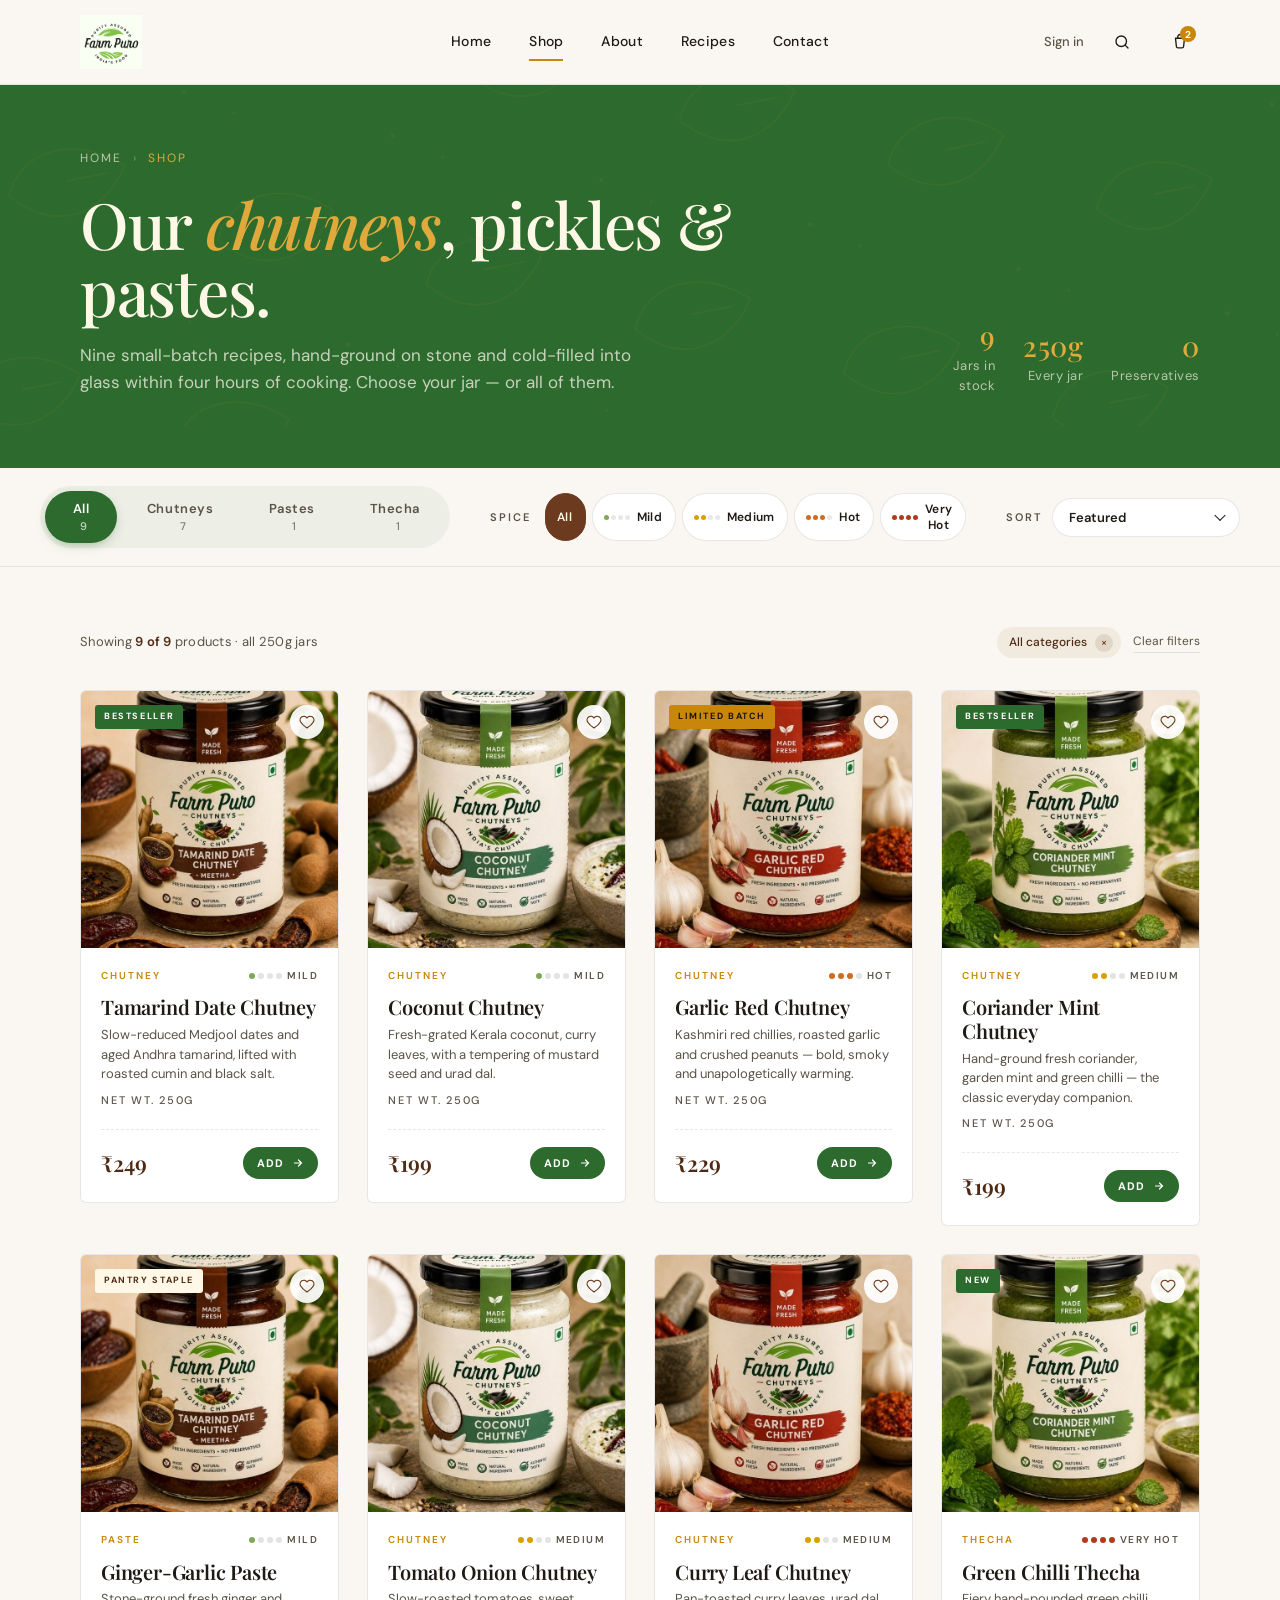
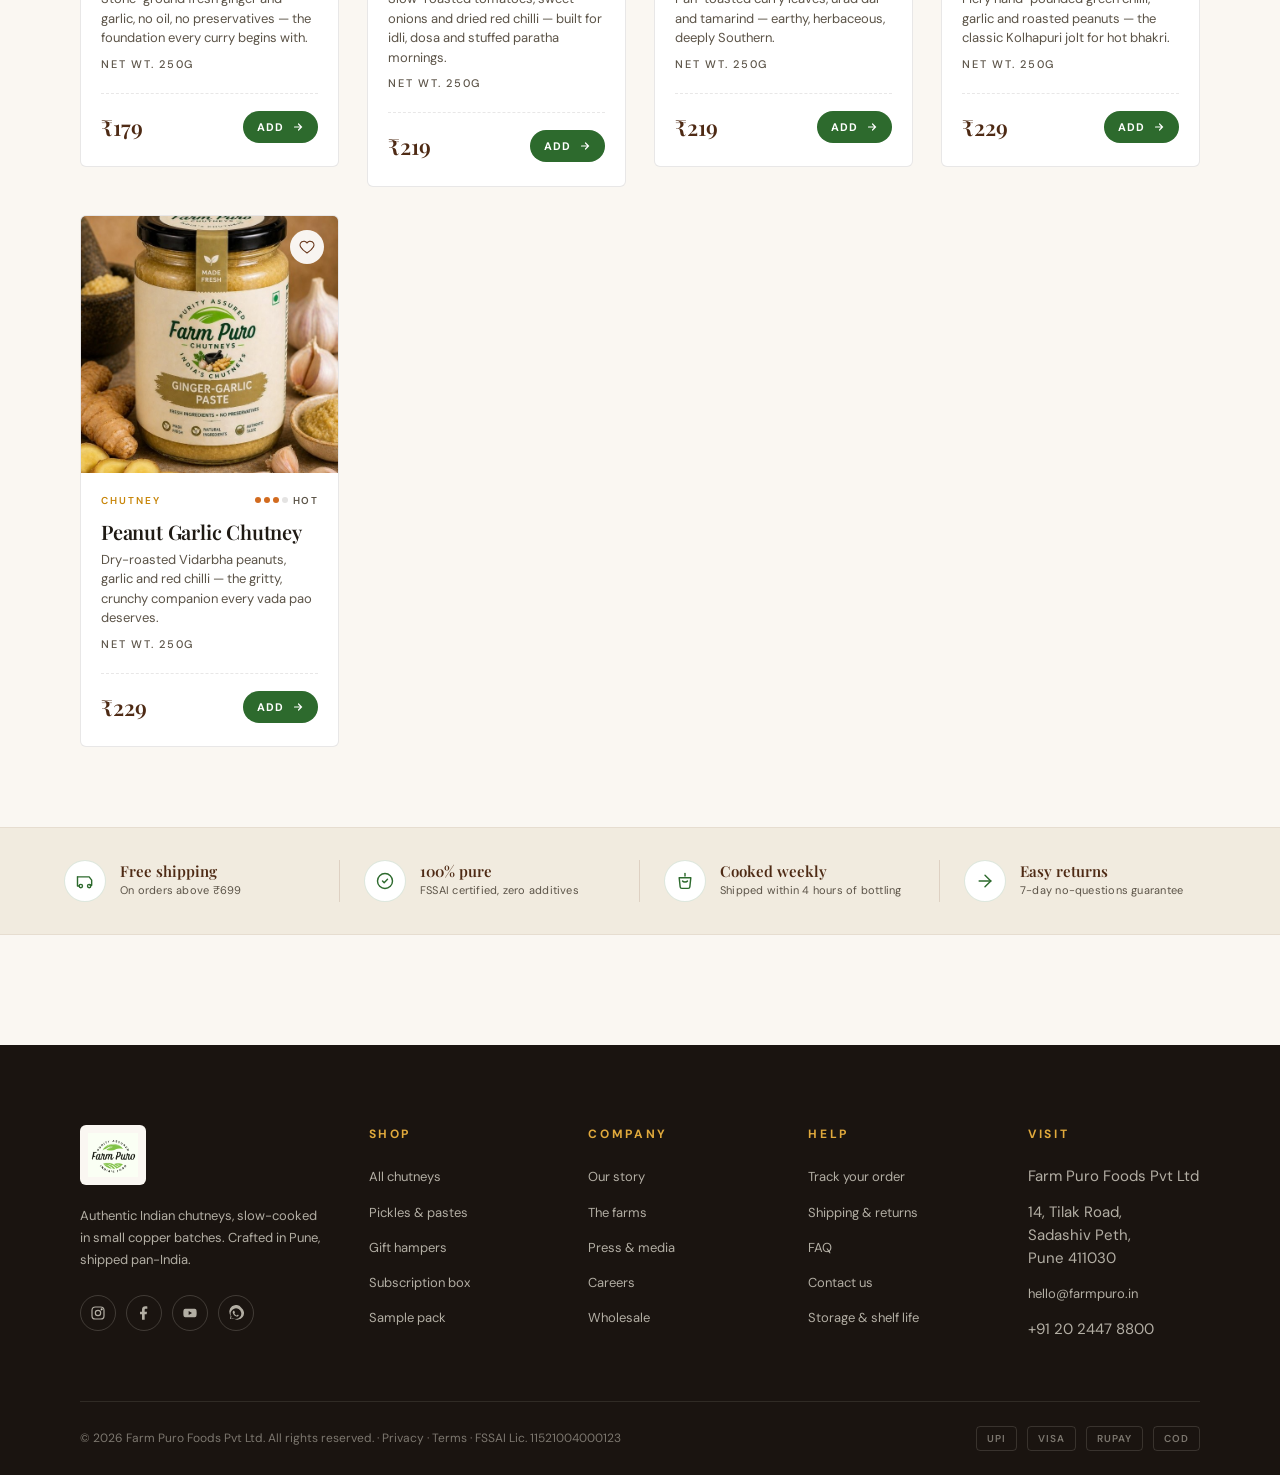
<file: shop.html>
<!doctype html>
<html lang="en">
<head>
<meta charset="utf-8" />
<title>Shop — Farm Puro Chutneys</title>
<meta name="viewport" content="width=device-width, initial-scale=1" />
<link rel="stylesheet" href="assets/theme.css" />
<style>
  /* ====================== PAGE HERO ====================== */
  .page-hero{background:var(--green);color:#F4EFE3;position:relative;overflow:hidden;padding:64px 0 72px}
  .page-hero .crumb{display:flex;align-items:center;gap:10px;font-size:12px;letter-spacing:.18em;text-transform:uppercase;color:rgba(244,239,227,.7);margin-bottom:22px}
  .page-hero .crumb a:hover{color:var(--gold-soft)}
  .page-hero .crumb .sep{opacity:.5}
  .page-hero .crumb .here{color:var(--gold-soft)}
  .page-hero h1{font-family:'Playfair Display',serif;font-weight:500;color:#FFF8E7;font-size:64px;line-height:1.05;letter-spacing:-.02em}
  .page-hero h1 em{font-style:italic;color:var(--gold-soft);font-weight:500}
  .page-hero p.sub{font-size:17px;line-height:1.6;color:rgba(244,239,227,.78);margin-top:18px;max-width:580px}
  .page-hero-row{display:flex;justify-content:space-between;align-items:flex-end;gap:60px}
  .page-hero-meta{display:flex;align-items:center;gap:28px;color:rgba(244,239,227,.7);font-size:13px;letter-spacing:.04em}
  .page-hero-meta strong{color:var(--gold-soft);font-family:'Playfair Display',serif;font-size:28px;font-weight:500;display:block;line-height:1;margin-bottom:6px}
  .page-hero-meta .m-item{text-align:right}
  .page-hero-pattern{position:absolute;inset:0;opacity:.07;pointer-events:none}

  /* ====================== FILTER BAR ====================== */
  .filter-bar{position:sticky;top:84px;z-index:50;background:rgba(250,247,242,.96);backdrop-filter:saturate(140%) blur(8px);border-bottom:1px solid var(--rule)}
  .filter-inner{display:grid;grid-template-columns:auto 1fr auto;align-items:center;gap:40px;padding:18px 0}

  .tabs{display:flex;align-items:center;gap:4px;background:rgba(45,106,45,.06);padding:5px;border-radius:999px}
  .tabs button{position:relative;padding:9px 20px;border-radius:999px;font-size:13px;font-weight:600;letter-spacing:.04em;color:var(--ink-soft);transition:color .15s, background .15s}
  .tabs button:hover{color:var(--green)}
  .tabs button.on{background:var(--green);color:#fff;box-shadow:0 4px 12px -4px rgba(45,106,45,.5)}
  .tabs button .count{margin-left:6px;font-size:11px;opacity:.75;font-weight:500}

  .spice{display:flex;align-items:center;gap:14px;justify-content:center}
  .spice-label{font-size:11px;font-weight:600;letter-spacing:.18em;text-transform:uppercase;color:var(--ink-soft)}
  .spice-pills{display:flex;gap:6px}
  .pill{display:inline-flex;align-items:center;gap:7px;padding:7px 13px 7px 11px;border:1px solid var(--rule);border-radius:999px;font-size:12px;font-weight:600;letter-spacing:.02em;color:var(--ink);background:#fff;transition:border-color .15s, color .15s}
  .pill:hover{border-color:var(--brown)}
  .pill.on{border-color:var(--brown);background:var(--brown);color:#FFF8E7}
  .pill.on .dot{background:#FFF8E7}
  .pill .dots{display:flex;gap:2px}
  .pill .dot{width:5px;height:5px;border-radius:50%;background:var(--rule)}
  .pill[data-level="all"] .dot.on,
  .pill[data-level="mild"] .dot.on{background:var(--mild)}
  .pill[data-level="medium"] .dot.on{background:var(--medium)}
  .pill[data-level="hot"] .dot.on{background:var(--hot)}
  .pill[data-level="very-hot"] .dot.on{background:var(--very-hot)}

  .sort{display:flex;align-items:center;gap:10px}
  .sort label{font-size:11px;font-weight:600;letter-spacing:.18em;text-transform:uppercase;color:var(--ink-soft)}
  .select-wrap{position:relative}
  .select-wrap select{appearance:none;-webkit-appearance:none;border:1px solid var(--rule);background:#fff;padding:10px 38px 10px 16px;border-radius:999px;font-size:13px;font-weight:600;color:var(--ink);min-width:188px}
  .select-wrap select:hover{border-color:var(--brown)}
  .select-wrap::after{content:"";position:absolute;right:16px;top:50%;width:8px;height:8px;border-right:1.5px solid var(--ink);border-bottom:1.5px solid var(--ink);transform:translateY(-70%) rotate(45deg);pointer-events:none}

  /* ====================== SHOP SECTION ====================== */
  .shop{padding:60px 0 110px}
  .results-row{display:flex;justify-content:space-between;align-items:baseline;margin-bottom:32px}
  .results-row .count{font-size:13px;color:var(--ink-soft);letter-spacing:.02em}
  .results-row .count strong{color:var(--brown-deep);font-weight:600}
  .active-filters{display:flex;gap:8px;align-items:center}
  .chip{display:inline-flex;align-items:center;gap:8px;padding:6px 8px 6px 12px;border-radius:999px;font-size:12px;background:var(--cream-warm);color:var(--brown-deep);font-weight:500}
  .chip .x{width:18px;height:18px;border-radius:50%;background:rgba(107,58,31,.12);display:grid;place-items:center;font-size:11px;line-height:1;color:var(--brown)}
  .clear-link{font-size:12px;color:var(--ink-soft);border-bottom:1px solid var(--rule);padding-bottom:1px;margin-left:4px}
  .clear-link:hover{color:var(--brown)}

  .product-grid{display:grid;grid-template-columns:repeat(4,1fr);gap:28px}
  .product-link{display:contents}
  .product{background:#fff;border:1px solid var(--rule);border-radius:6px;overflow:hidden;display:flex;flex-direction:column;transition:transform .25s, box-shadow .25s;position:relative}
  .product:hover{transform:translateY(-6px);box-shadow:0 22px 44px -18px rgba(31,26,20,.22)}
  .product .pic{position:relative;aspect-ratio:1/1;background:var(--cream-warm);overflow:hidden}
  .product .pic img{width:100%;height:100%;object-fit:cover;transition:transform .5s}
  .product:hover .pic img{transform:scale(1.04)}
  .product .placeholder{position:absolute;inset:0;display:grid;place-items:center;padding:24px;background:linear-gradient(160deg,var(--ph-a,#F1EBDF),var(--ph-b,#E6DCC8))}
  .product .placeholder::before{content:"";position:absolute;inset:0;background-image:repeating-linear-gradient(45deg, rgba(31,26,20,.04) 0 8px, transparent 8px 16px);opacity:.7}
  .product .placeholder .ph-jar{position:relative;width:54%;aspect-ratio:5/7;background:var(--ph-jar,rgba(255,255,255,.55));border-radius:14px 14px 18px 18px;box-shadow:0 12px 24px -10px rgba(31,26,20,.25), inset 0 -22px 40px rgba(31,26,20,.06);display:flex;align-items:center;justify-content:center;padding:30px 14px 14px}
  .product .placeholder .ph-jar::before{content:"";position:absolute;top:-12px;left:18%;right:18%;height:18px;background:var(--brown-deep);border-radius:3px}
  .product .placeholder .ph-jar::after{content:"";position:absolute;top:6px;left:30%;right:30%;height:12px;background:var(--gold);border-radius:1px}
  .product .placeholder .ph-label{position:relative;background:#FFF8E7;padding:14px 8px;border-radius:3px;text-align:center;width:100%;font-family:'Playfair Display',serif;color:var(--brown-deep);font-size:13px;line-height:1.15;border:1px solid rgba(107,58,31,.18);box-shadow:0 1px 0 rgba(31,26,20,.04)}
  .product .placeholder .ph-label .ph-eyebrow{font-family:'Inter',sans-serif;font-size:8px;letter-spacing:.2em;text-transform:uppercase;color:var(--gold);font-weight:600;margin-bottom:4px;display:block}
  .product .placeholder .ph-label em{font-style:italic;font-weight:500}

  .heart{position:absolute;top:14px;right:14px;width:34px;height:34px;border-radius:50%;background:rgba(255,255,255,.92);display:grid;place-items:center;color:var(--brown);z-index:2;transition:background .15s, color .15s}
  .heart:hover{background:var(--brown);color:#FFF8E7}
  .quick{position:absolute;left:14px;right:14px;bottom:14px;background:rgba(255,255,255,.96);color:var(--ink);padding:10px 14px;border-radius:999px;font-size:12px;font-weight:600;letter-spacing:.06em;text-align:center;opacity:0;transform:translateY(8px);transition:opacity .25s, transform .25s;z-index:2}
  .product:hover .quick{opacity:1;transform:translateY(0)}
  .badge{position:absolute;top:14px;left:14px;font-size:9px;letter-spacing:.18em;text-transform:uppercase;font-weight:700;padding:5px 9px;border-radius:3px;z-index:2}
  .badge.b-green{background:var(--green);color:#fff}
  .badge.b-gold{background:var(--gold);color:#1F1409}
  .badge.b-cream{background:#FFF8E7;color:var(--brown-deep)}

  .body{padding:20px 20px 22px;display:flex;flex-direction:column;gap:6px;flex:1}
  .row-top{display:flex;justify-content:space-between;align-items:center;margin-bottom:2px}
  .category-tag{font-size:10px;letter-spacing:.2em;text-transform:uppercase;color:var(--gold);font-weight:600}
  .spice-indicator{display:inline-flex;align-items:center;gap:5px;font-size:10px;letter-spacing:.14em;text-transform:uppercase;font-weight:600;color:var(--ink-soft)}
  .spice-indicator .lvl{display:flex;gap:3px}
  .spice-indicator .lvl span{width:6px;height:6px;border-radius:50%;background:rgba(31,26,20,.12)}
  .spice-indicator[data-level="mild"] .lvl span:nth-child(-n+1){background:var(--mild)}
  .spice-indicator[data-level="medium"] .lvl span:nth-child(-n+2){background:var(--medium)}
  .spice-indicator[data-level="hot"] .lvl span:nth-child(-n+3){background:var(--hot)}
  .spice-indicator[data-level="very-hot"] .lvl span:nth-child(-n+4){background:var(--very-hot)}

  .product h3{font-size:20px;line-height:1.18;font-weight:600;margin-top:4px}
  .product .desc{font-size:13px;color:var(--ink-soft);line-height:1.5}
  .weight{font-size:11px;color:var(--ink-soft);letter-spacing:.16em;text-transform:uppercase;font-weight:500;margin-top:2px}

  .row-bot{display:flex;align-items:center;justify-content:space-between;margin-top:14px;padding-top:16px;border-top:1px dashed var(--rule)}
  .price{display:flex;align-items:baseline;gap:8px}
  .price .now{font-family:'Playfair Display',serif;font-size:22px;color:var(--brown-deep);font-weight:600}
  .price .unit{font-size:11px;color:var(--ink-soft)}
  .add{display:inline-flex;align-items:center;gap:8px;background:var(--green);color:#fff;padding:9px 14px 9px 14px;border-radius:999px;font-size:11px;font-weight:700;letter-spacing:.1em;text-transform:uppercase;transition:background .15s, transform .15s}
  .add:hover{background:var(--green-deep);transform:translateX(2px)}
  .add svg{transition:transform .2s}
  .add:hover svg{transform:translateX(2px)}

  /* assurance row */
  .assurance{margin-top:80px;background:var(--cream-warm);border-top:1px solid rgba(107,58,31,.08);border-bottom:1px solid rgba(107,58,31,.08)}
  .assurance-row{display:grid;grid-template-columns:repeat(4,1fr);align-items:center;padding:32px 0}
  .as-item{display:flex;align-items:center;gap:14px;padding:0 24px;border-right:1px solid rgba(107,58,31,.14)}
  .as-item:last-child{border-right:0}
  .as-ic{flex-shrink:0;width:42px;height:42px;border-radius:50%;background:#fff;display:grid;place-items:center;color:var(--green);border:1px solid rgba(45,106,45,.16)}
  .as-title{font-family:'Playfair Display',serif;font-size:15px;font-weight:600;color:var(--brown-deep);line-height:1.15}
  .as-sub{font-size:11px;color:var(--ink-soft);margin-top:2px;letter-spacing:.02em}

  /* product card link wrapper */
  a.product-card-link{display:block;color:inherit;text-decoration:none}
  a.product-card-link:hover{color:inherit}

  @media(max-width:900px){
    .page-hero{padding:48px 0 56px}
    .page-hero h1{font-size:44px}
    .page-hero-row{flex-direction:column;gap:28px;align-items:flex-start}
    .page-hero-meta{align-self:flex-start}
    .filter-bar{top:70px}
    .filter-inner{grid-template-columns:1fr;gap:14px;padding:14px 0}
    .tabs{width:100%;overflow-x:auto;scrollbar-width:none;-webkit-overflow-scrolling:touch}
    .product-grid{grid-template-columns:repeat(2,1fr);gap:20px}
    .assurance-row{grid-template-columns:repeat(2,1fr);gap:0}
    .as-item{border-right:0;border-bottom:1px solid rgba(107,58,31,.14);padding:20px 16px}
    .as-item:nth-child(odd){border-right:1px solid rgba(107,58,31,.14)}
    .as-item:nth-last-child(-n+2){border-bottom:0}
  }
  @media(max-width:600px){
    .filter-bar{top:64px}
    .page-hero h1{font-size:32px}
    .product-grid{grid-template-columns:1fr;gap:16px}
    .sort{width:100%}
    .select-wrap{flex:1}
    .select-wrap select{width:100%}
    .assurance-row{grid-template-columns:1fr}
    .as-item{border-right:0;border-bottom:1px solid rgba(107,58,31,.14);padding:16px 0}
    .as-item:nth-child(odd){border-right:0}
    .as-item:nth-last-child(-n+2){border-bottom:0}
    .as-item:last-child{border-bottom:0}
    .results-row{flex-direction:column;gap:10px;align-items:flex-start}
  }
</style>
</head>
<body>

<!-- ====================== HEADER ====================== -->
<header class="header" data-screen-label="Header">
  <div class="wrap header-inner">
    <a class="brand" href="index.html">
      <img src="assets/logo.png" alt="Farm Puro Chutneys" />
    </a>
    <nav class="nav">
      <a href="index.html">Home</a>
      <a href="shop.html" class="active">Shop</a>
      <a href="#">About</a>
      <a href="#">Recipes</a>
      <a href="#">Contact</a>
    </nav>
    <div class="header-right">
      <a href="login.html" class="login">Sign in</a>
      <button class="icon-btn" aria-label="Search">
        <svg width="18" height="18" viewBox="0 0 24 24" fill="none" stroke="currentColor" stroke-width="1.8" stroke-linecap="round"><circle cx="11" cy="11" r="7"/><path d="m20 20-3.5-3.5"/></svg>
      </button>
      <button class="icon-btn cart" aria-label="Cart" onclick="location.href='checkout.html'">
        <svg width="18" height="20" viewBox="0 0 24 24" fill="none" stroke="currentColor" stroke-width="1.8" stroke-linecap="round" stroke-linejoin="round"><path d="M6 7h12l-1.2 11a2 2 0 0 1-2 1.8H9.2a2 2 0 0 1-2-1.8L6 7Z"/><path d="M9 7V5a3 3 0 0 1 6 0v2"/></svg>
        <span class="cart-badge">2</span>
      </button>
      <button class="hamburger" id="hamburger" aria-label="Menu" aria-expanded="false">
        <span></span><span></span><span></span>
      </button>
    </div>
  </div>
</header>
<nav class="mobile-nav" id="mobile-nav" aria-label="Mobile navigation">
  <a href="index.html">Home</a>
  <a href="shop.html">Shop</a>
  <a href="#">About</a>
  <a href="#">Recipes</a>
  <a href="#">Contact</a>
  <div class="m-actions">
    <a class="btn btn-gold" href="shop.html">Shop Now →</a>
    <a class="btn" style="border:1.5px solid var(--brown);color:var(--brown-deep);border-radius:999px" href="login.html">Sign in</a>
  </div>
</nav>

<!-- ====================== PAGE HERO ====================== -->
<section class="page-hero" data-screen-label="Page Hero">
  <svg class="page-hero-pattern" viewBox="0 0 1200 320" preserveAspectRatio="xMidYMid slice" xmlns="http://www.w3.org/2000/svg" aria-hidden="true">
    <defs>
      <pattern id="leaves-hero" x="0" y="0" width="200" height="200" patternUnits="userSpaceOnUse" patternTransform="rotate(12)">
        <path d="M30 100 C 30 55, 80 30, 130 50 C 120 100, 80 125, 30 100 Z M80 75 L 115 60" fill="none" stroke="#E0A93C" stroke-width="1.3" stroke-linecap="round"/>
        <circle cx="170" cy="170" r="2" fill="#E0A93C"/>
        <circle cx="20" cy="180" r="1.5" fill="#E0A93C"/>
      </pattern>
    </defs>
    <rect width="1200" height="320" fill="url(#leaves-hero)"/>
  </svg>
  <div class="wrap">
    <div class="crumb">
      <a href="index.html">Home</a>
      <span class="sep">›</span>
      <span class="here">Shop</span>
    </div>
    <div class="page-hero-row">
      <div>
        <h1>Our <em>chutneys</em>, pickles &amp; pastes.</h1>
        <p class="sub">Nine small-batch recipes, hand-ground on stone and cold-filled into glass within four hours of cooking. Choose your jar — or all of them.</p>
      </div>
      <div class="page-hero-meta">
        <div class="m-item"><strong>9</strong><div>Jars in stock</div></div>
        <div class="m-item"><strong>250g</strong><div>Every jar</div></div>
        <div class="m-item"><strong>0</strong><div>Preservatives</div></div>
      </div>
    </div>
  </div>
</section>

<!-- ====================== FILTER BAR ====================== -->
<section class="filter-bar" data-screen-label="Filter Bar">
  <div class="wrap filter-inner">
    <div class="tabs" role="tablist">
      <button class="on">All <span class="count">9</span></button>
      <button>Chutneys <span class="count">7</span></button>
      <button>Pastes <span class="count">1</span></button>
      <button>Thecha <span class="count">1</span></button>
    </div>

    <div class="spice">
      <span class="spice-label">Spice</span>
      <div class="spice-pills">
        <button class="pill on" data-level="all">All</button>
        <button class="pill" data-level="mild"><span class="dots"><span class="dot on"></span><span class="dot"></span><span class="dot"></span><span class="dot"></span></span>Mild</button>
        <button class="pill" data-level="medium"><span class="dots"><span class="dot on"></span><span class="dot on"></span><span class="dot"></span><span class="dot"></span></span>Medium</button>
        <button class="pill" data-level="hot"><span class="dots"><span class="dot on"></span><span class="dot on"></span><span class="dot on"></span><span class="dot"></span></span>Hot</button>
        <button class="pill" data-level="very-hot"><span class="dots"><span class="dot on"></span><span class="dot on"></span><span class="dot on"></span><span class="dot on"></span></span>Very Hot</button>
      </div>
    </div>

    <div class="sort">
      <label for="sort-select">Sort</label>
      <div class="select-wrap">
        <select id="sort-select">
          <option>Featured</option>
          <option>Price: Low to High</option>
          <option>Price: High to Low</option>
          <option>Best-selling</option>
          <option>Newest</option>
        </select>
      </div>
    </div>
  </div>
</section>

<!-- ====================== SHOP GRID ====================== -->
<section class="shop" data-screen-label="Shop Grid">
  <div class="wrap">

    <div class="results-row">
      <div class="count">Showing <strong>9 of 9</strong> products · all 250g jars</div>
      <div class="active-filters">
        <span class="chip">All categories <span class="x">×</span></span>
        <a href="#" class="clear-link">Clear filters</a>
      </div>
    </div>

    <div class="product-grid">

      <!-- 1. Tamarind Date Chutney -->
      <a href="product.html" class="product-card-link">
        <article class="product">
          <div class="pic">
            <span class="badge b-green">Bestseller</span>
            <button class="heart" aria-label="Save">
              <svg width="16" height="16" viewBox="0 0 24 24" fill="none" stroke="currentColor" stroke-width="1.8" stroke-linecap="round" stroke-linejoin="round"><path d="M12 21s-7-4.5-9.5-9A5.5 5.5 0 0 1 12 6a5.5 5.5 0 0 1 9.5 6c-2.5 4.5-9.5 9-9.5 9Z"/></svg>
            </button>
            <img src="assets/tamarind-date.jpg" alt="Tamarind Date Chutney" />
            <button class="quick">Quick view</button>
          </div>
          <div class="body">
            <div class="row-top">
              <span class="category-tag">Chutney</span>
              <span class="spice-indicator" data-level="mild" title="Mild"><span class="lvl"><span></span><span></span><span></span><span></span></span>Mild</span>
            </div>
            <h3>Tamarind Date Chutney</h3>
            <p class="desc">Slow-reduced Medjool dates and aged Andhra tamarind, lifted with roasted cumin and black salt.</p>
            <div class="weight">Net wt. 250g</div>
            <div class="row-bot">
              <div class="price"><span class="now">₹249</span></div>
              <button class="add">Add <svg width="12" height="12" viewBox="0 0 24 24" fill="none" stroke="currentColor" stroke-width="2.4" stroke-linecap="round"><path d="M5 12h14M13 6l6 6-6 6"/></svg></button>
            </div>
          </div>
        </article>
      </a>

      <!-- 2. Coconut Chutney -->
      <a href="product.html" class="product-card-link">
        <article class="product">
          <div class="pic">
            <button class="heart" aria-label="Save">
              <svg width="16" height="16" viewBox="0 0 24 24" fill="none" stroke="currentColor" stroke-width="1.8" stroke-linecap="round" stroke-linejoin="round"><path d="M12 21s-7-4.5-9.5-9A5.5 5.5 0 0 1 12 6a5.5 5.5 0 0 1 9.5 6c-2.5 4.5-9.5 9-9.5 9Z"/></svg>
            </button>
            <img src="assets/coconut.jpg" alt="Coconut Chutney" />
            <button class="quick">Quick view</button>
          </div>
          <div class="body">
            <div class="row-top">
              <span class="category-tag">Chutney</span>
              <span class="spice-indicator" data-level="mild" title="Mild"><span class="lvl"><span></span><span></span><span></span><span></span></span>Mild</span>
            </div>
            <h3>Coconut Chutney</h3>
            <p class="desc">Fresh-grated Kerala coconut, curry leaves, with a tempering of mustard seed and urad dal.</p>
            <div class="weight">Net wt. 250g</div>
            <div class="row-bot">
              <div class="price"><span class="now">₹199</span></div>
              <button class="add">Add <svg width="12" height="12" viewBox="0 0 24 24" fill="none" stroke="currentColor" stroke-width="2.4" stroke-linecap="round"><path d="M5 12h14M13 6l6 6-6 6"/></svg></button>
            </div>
          </div>
        </article>
      </a>

      <!-- 3. Garlic Red Chutney -->
      <a href="product.html" class="product-card-link">
        <article class="product">
          <div class="pic">
            <span class="badge b-gold">Limited Batch</span>
            <button class="heart" aria-label="Save">
              <svg width="16" height="16" viewBox="0 0 24 24" fill="none" stroke="currentColor" stroke-width="1.8" stroke-linecap="round" stroke-linejoin="round"><path d="M12 21s-7-4.5-9.5-9A5.5 5.5 0 0 1 12 6a5.5 5.5 0 0 1 9.5 6c-2.5 4.5-9.5 9-9.5 9Z"/></svg>
            </button>
            <img src="assets/garlic-red.jpg" alt="Garlic Red Chutney" />
            <button class="quick">Quick view</button>
          </div>
          <div class="body">
            <div class="row-top">
              <span class="category-tag">Chutney</span>
              <span class="spice-indicator" data-level="hot" title="Hot"><span class="lvl"><span></span><span></span><span></span><span></span></span>Hot</span>
            </div>
            <h3>Garlic Red Chutney</h3>
            <p class="desc">Kashmiri red chillies, roasted garlic and crushed peanuts — bold, smoky and unapologetically warming.</p>
            <div class="weight">Net wt. 250g</div>
            <div class="row-bot">
              <div class="price"><span class="now">₹229</span></div>
              <button class="add">Add <svg width="12" height="12" viewBox="0 0 24 24" fill="none" stroke="currentColor" stroke-width="2.4" stroke-linecap="round"><path d="M5 12h14M13 6l6 6-6 6"/></svg></button>
            </div>
          </div>
        </article>
      </a>

      <!-- 4. Coriander Mint Chutney -->
      <a href="product.html" class="product-card-link">
        <article class="product">
          <div class="pic">
            <span class="badge b-green">Bestseller</span>
            <button class="heart" aria-label="Save">
              <svg width="16" height="16" viewBox="0 0 24 24" fill="none" stroke="currentColor" stroke-width="1.8" stroke-linecap="round" stroke-linejoin="round"><path d="M12 21s-7-4.5-9.5-9A5.5 5.5 0 0 1 12 6a5.5 5.5 0 0 1 9.5 6c-2.5 4.5-9.5 9-9.5 9Z"/></svg>
            </button>
            <img src="assets/coriander-mint.jpg" alt="Coriander Mint Chutney" />
            <button class="quick">Quick view</button>
          </div>
          <div class="body">
            <div class="row-top">
              <span class="category-tag">Chutney</span>
              <span class="spice-indicator" data-level="medium" title="Medium"><span class="lvl"><span></span><span></span><span></span><span></span></span>Medium</span>
            </div>
            <h3>Coriander Mint Chutney</h3>
            <p class="desc">Hand-ground fresh coriander, garden mint and green chilli — the classic everyday companion.</p>
            <div class="weight">Net wt. 250g</div>
            <div class="row-bot">
              <div class="price"><span class="now">₹199</span></div>
              <button class="add">Add <svg width="12" height="12" viewBox="0 0 24 24" fill="none" stroke="currentColor" stroke-width="2.4" stroke-linecap="round"><path d="M5 12h14M13 6l6 6-6 6"/></svg></button>
            </div>
          </div>
        </article>
      </a>

      <!-- 5. Ginger-Garlic Paste -->
      <a href="product.html" class="product-card-link">
        <article class="product">
          <div class="pic">
            <span class="badge b-cream">Pantry Staple</span>
            <button class="heart" aria-label="Save">
              <svg width="16" height="16" viewBox="0 0 24 24" fill="none" stroke="currentColor" stroke-width="1.8" stroke-linecap="round" stroke-linejoin="round"><path d="M12 21s-7-4.5-9.5-9A5.5 5.5 0 0 1 12 6a5.5 5.5 0 0 1 9.5 6c-2.5 4.5-9.5 9-9.5 9Z"/></svg>
            </button>
            <img src="assets/ginger-garlic.jpg" alt="Ginger-Garlic Paste" />
            <button class="quick">Quick view</button>
          </div>
          <div class="body">
            <div class="row-top">
              <span class="category-tag">Paste</span>
              <span class="spice-indicator" data-level="mild" title="Mild"><span class="lvl"><span></span><span></span><span></span><span></span></span>Mild</span>
            </div>
            <h3>Ginger-Garlic Paste</h3>
            <p class="desc">Stone-ground fresh ginger and garlic, no oil, no preservatives — the foundation every curry begins with.</p>
            <div class="weight">Net wt. 250g</div>
            <div class="row-bot">
              <div class="price"><span class="now">₹179</span></div>
              <button class="add">Add <svg width="12" height="12" viewBox="0 0 24 24" fill="none" stroke="currentColor" stroke-width="2.4" stroke-linecap="round"><path d="M5 12h14M13 6l6 6-6 6"/></svg></button>
            </div>
          </div>
        </article>
      </a>

      <!-- 6. Tomato Onion Chutney -->
      <a href="product.html" class="product-card-link">
        <article class="product">
          <div class="pic">
            <button class="heart" aria-label="Save">
              <svg width="16" height="16" viewBox="0 0 24 24" fill="none" stroke="currentColor" stroke-width="1.8" stroke-linecap="round" stroke-linejoin="round"><path d="M12 21s-7-4.5-9.5-9A5.5 5.5 0 0 1 12 6a5.5 5.5 0 0 1 9.5 6c-2.5 4.5-9.5 9-9.5 9Z"/></svg>
            </button>
            <img src="assets/tomato-onion.jpg" alt="Tomato Onion Chutney" />
            <button class="quick">Quick view</button>
          </div>
          <div class="body">
            <div class="row-top">
              <span class="category-tag">Chutney</span>
              <span class="spice-indicator" data-level="medium" title="Medium"><span class="lvl"><span></span><span></span><span></span><span></span></span>Medium</span>
            </div>
            <h3>Tomato Onion Chutney</h3>
            <p class="desc">Slow-roasted tomatoes, sweet onions and dried red chilli — built for idli, dosa and stuffed paratha mornings.</p>
            <div class="weight">Net wt. 250g</div>
            <div class="row-bot">
              <div class="price"><span class="now">₹219</span></div>
              <button class="add">Add <svg width="12" height="12" viewBox="0 0 24 24" fill="none" stroke="currentColor" stroke-width="2.4" stroke-linecap="round"><path d="M5 12h14M13 6l6 6-6 6"/></svg></button>
            </div>
          </div>
        </article>
      </a>

      <!-- 7. Curry Leaf Chutney -->
      <a href="product.html" class="product-card-link">
        <article class="product">
          <div class="pic">
            <button class="heart" aria-label="Save">
              <svg width="16" height="16" viewBox="0 0 24 24" fill="none" stroke="currentColor" stroke-width="1.8" stroke-linecap="round" stroke-linejoin="round"><path d="M12 21s-7-4.5-9.5-9A5.5 5.5 0 0 1 12 6a5.5 5.5 0 0 1 9.5 6c-2.5 4.5-9.5 9-9.5 9Z"/></svg>
            </button>
            <img src="assets/curry-leaf.jpg" alt="Curry Leaf Chutney" />
            <button class="quick">Quick view</button>
          </div>
          <div class="body">
            <div class="row-top">
              <span class="category-tag">Chutney</span>
              <span class="spice-indicator" data-level="medium" title="Medium"><span class="lvl"><span></span><span></span><span></span><span></span></span>Medium</span>
            </div>
            <h3>Curry Leaf Chutney</h3>
            <p class="desc">Pan-toasted curry leaves, urad dal and tamarind — earthy, herbaceous, deeply Southern.</p>
            <div class="weight">Net wt. 250g</div>
            <div class="row-bot">
              <div class="price"><span class="now">₹219</span></div>
              <button class="add">Add <svg width="12" height="12" viewBox="0 0 24 24" fill="none" stroke="currentColor" stroke-width="2.4" stroke-linecap="round"><path d="M5 12h14M13 6l6 6-6 6"/></svg></button>
            </div>
          </div>
        </article>
      </a>

      <!-- 8. Green Chilli Thecha -->
      <a href="product.html" class="product-card-link">
        <article class="product">
          <div class="pic">
            <span class="badge b-green">New</span>
            <button class="heart" aria-label="Save">
              <svg width="16" height="16" viewBox="0 0 24 24" fill="none" stroke="currentColor" stroke-width="1.8" stroke-linecap="round" stroke-linejoin="round"><path d="M12 21s-7-4.5-9.5-9A5.5 5.5 0 0 1 12 6a5.5 5.5 0 0 1 9.5 6c-2.5 4.5-9.5 9-9.5 9Z"/></svg>
            </button>
            <img src="assets/green-chilli-thecha.jpg" alt="Green Chilli Thecha" />
            <button class="quick">Quick view</button>
          </div>
          <div class="body">
            <div class="row-top">
              <span class="category-tag">Thecha</span>
              <span class="spice-indicator" data-level="very-hot" title="Very Hot"><span class="lvl"><span></span><span></span><span></span><span></span></span>Very Hot</span>
            </div>
            <h3>Green Chilli Thecha</h3>
            <p class="desc">Fiery hand-pounded green chilli, garlic and roasted peanuts — the classic Kolhapuri jolt for hot bhakri.</p>
            <div class="weight">Net wt. 250g</div>
            <div class="row-bot">
              <div class="price"><span class="now">₹229</span></div>
              <button class="add">Add <svg width="12" height="12" viewBox="0 0 24 24" fill="none" stroke="currentColor" stroke-width="2.4" stroke-linecap="round"><path d="M5 12h14M13 6l6 6-6 6"/></svg></button>
            </div>
          </div>
        </article>
      </a>

      <!-- 9. Peanut Garlic Chutney -->
      <a href="product.html" class="product-card-link">
        <article class="product">
          <div class="pic">
            <button class="heart" aria-label="Save">
              <svg width="16" height="16" viewBox="0 0 24 24" fill="none" stroke="currentColor" stroke-width="1.8" stroke-linecap="round" stroke-linejoin="round"><path d="M12 21s-7-4.5-9.5-9A5.5 5.5 0 0 1 12 6a5.5 5.5 0 0 1 9.5 6c-2.5 4.5-9.5 9-9.5 9Z"/></svg>
            </button>
            <img src="assets/peanut-garlic.jpg" alt="Peanut Garlic Chutney" />
            <button class="quick">Quick view</button>
          </div>
          <div class="body">
            <div class="row-top">
              <span class="category-tag">Chutney</span>
              <span class="spice-indicator" data-level="hot" title="Hot"><span class="lvl"><span></span><span></span><span></span><span></span></span>Hot</span>
            </div>
            <h3>Peanut Garlic Chutney</h3>
            <p class="desc">Dry-roasted Vidarbha peanuts, garlic and red chilli — the gritty, crunchy companion every vada pao deserves.</p>
            <div class="weight">Net wt. 250g</div>
            <div class="row-bot">
              <div class="price"><span class="now">₹229</span></div>
              <button class="add">Add <svg width="12" height="12" viewBox="0 0 24 24" fill="none" stroke="currentColor" stroke-width="2.4" stroke-linecap="round"><path d="M5 12h14M13 6l6 6-6 6"/></svg></button>
            </div>
          </div>
        </article>
      </a>

    </div>
  </div>

  <!-- assurance row -->
  <div class="assurance">
    <div class="wrap assurance-row">
      <div class="as-item">
        <div class="as-ic">
          <svg width="20" height="20" viewBox="0 0 24 24" fill="none" stroke="currentColor" stroke-width="1.7" stroke-linecap="round" stroke-linejoin="round"><path d="M3 7h14l3 4v6h-2"/><circle cx="7" cy="18" r="2"/><circle cx="17" cy="18" r="2"/><path d="M3 7v11h2"/></svg>
        </div>
        <div><div class="as-title">Free shipping</div><div class="as-sub">On orders above ₹699</div></div>
      </div>
      <div class="as-item">
        <div class="as-ic">
          <svg width="20" height="20" viewBox="0 0 24 24" fill="none" stroke="currentColor" stroke-width="1.7" stroke-linecap="round" stroke-linejoin="round"><circle cx="12" cy="12" r="9"/><path d="m9 12 2 2 4-4"/></svg>
        </div>
        <div><div class="as-title">100% pure</div><div class="as-sub">FSSAI certified, zero additives</div></div>
      </div>
      <div class="as-item">
        <div class="as-ic">
          <svg width="20" height="20" viewBox="0 0 24 24" fill="none" stroke="currentColor" stroke-width="1.7" stroke-linecap="round" stroke-linejoin="round"><path d="M12 3v3"/><path d="M5 8h14l-1.2 11a2 2 0 0 1-2 1.8H8.2a2 2 0 0 1-2-1.8L5 8Z"/><path d="M9 12c1 1.5 5 1.5 6 0"/></svg>
        </div>
        <div><div class="as-title">Cooked weekly</div><div class="as-sub">Shipped within 4 hours of bottling</div></div>
      </div>
      <div class="as-item">
        <div class="as-ic">
          <svg width="20" height="20" viewBox="0 0 24 24" fill="none" stroke="currentColor" stroke-width="1.7" stroke-linecap="round" stroke-linejoin="round"><path d="M5 12h14"/><path d="m12 5 7 7-7 7"/></svg>
        </div>
        <div><div class="as-title">Easy returns</div><div class="as-sub">7-day no-questions guarantee</div></div>
      </div>
    </div>
  </div>
</section>

<!-- ====================== FOOTER ====================== -->
<footer data-screen-label="Footer">
  <div class="wrap">
    <div class="foot-grid">
      <div class="foot-brand">
        <img src="assets/logo.png" alt="Farm Puro" />
        <p>Authentic Indian chutneys, slow-cooked in small copper batches. Crafted in Pune, shipped pan-India.</p>
        <div class="socials">
          <a href="#" aria-label="Instagram"><svg width="16" height="16" viewBox="0 0 24 24" fill="none" stroke="currentColor" stroke-width="1.8"><rect x="3" y="3" width="18" height="18" rx="5"/><circle cx="12" cy="12" r="4"/><circle cx="17.5" cy="6.5" r=".8" fill="currentColor"/></svg></a>
          <a href="#" aria-label="Facebook"><svg width="16" height="16" viewBox="0 0 24 24" fill="currentColor"><path d="M13 22v-8h3l.5-4H13V7.5c0-1.2.4-2 2-2h2V2.2C16.6 2.1 15.4 2 14 2c-3 0-5 1.8-5 5v3H6v4h3v8h4Z"/></svg></a>
          <a href="#" aria-label="YouTube"><svg width="16" height="16" viewBox="0 0 24 24" fill="currentColor"><path d="M22 12c0-3-.3-4.5-.8-5.2-.5-.7-1.3-1-2.2-1.1C17 5.5 12 5.5 12 5.5s-5 0-7 .2c-.9 0-1.7.4-2.2 1.1C2.3 7.5 2 9 2 12s.3 4.5.8 5.2c.5.7 1.3 1 2.2 1.1 2 .2 7 .2 7 .2s5 0 7-.2c.9 0 1.7-.4 2.2-1.1.5-.7.8-2.2.8-5.2Zm-12 3V9l5 3-5 3Z"/></svg></a>
          <a href="#" aria-label="WhatsApp"><svg width="16" height="16" viewBox="0 0 24 24" fill="currentColor"><path d="M20 4A10 10 0 0 0 4 16l-1 5 5-1A10 10 0 1 0 20 4Zm-8 17a8 8 0 0 1-4.3-1.2l-.3-.2-3 .7.8-3-.2-.3A8 8 0 1 1 12 21Zm4.6-5.6c-.3-.1-1.5-.7-1.7-.8-.2-.1-.4-.1-.6.1-.2.2-.7.8-.8 1-.1.1-.3.2-.5.1-1.5-.7-2.4-1.3-3.4-3-.3-.4.3-.4.7-1.3.1-.2 0-.4 0-.5 0-.1-.6-1.4-.8-1.9-.2-.5-.4-.4-.6-.4h-.5c-.2 0-.4 0-.6.3-.2.2-.8.8-.8 2s.8 2.3.9 2.5c.1.2 1.6 2.4 3.8 3.4 1.4.6 1.9.6 2.6.5.4 0 1.3-.5 1.5-1.1.2-.5.2-1 .1-1.1 0-.1-.2-.2-.5-.3Z"/></svg></a>
        </div>
      </div>
      <div class="foot-col">
        <h4>Shop</h4>
        <ul>
          <li><a href="shop.html">All chutneys</a></li>
          <li><a href="#">Pickles &amp; pastes</a></li>
          <li><a href="#">Gift hampers</a></li>
          <li><a href="#">Subscription box</a></li>
          <li><a href="#">Sample pack</a></li>
        </ul>
      </div>
      <div class="foot-col">
        <h4>Company</h4>
        <ul>
          <li><a href="#">Our story</a></li>
          <li><a href="#">The farms</a></li>
          <li><a href="#">Press &amp; media</a></li>
          <li><a href="#">Careers</a></li>
          <li><a href="#">Wholesale</a></li>
        </ul>
      </div>
      <div class="foot-col">
        <h4>Help</h4>
        <ul>
          <li><a href="#">Track your order</a></li>
          <li><a href="#">Shipping &amp; returns</a></li>
          <li><a href="#">FAQ</a></li>
          <li><a href="#">Contact us</a></li>
          <li><a href="#">Storage &amp; shelf life</a></li>
        </ul>
      </div>
      <div class="foot-col">
        <h4>Visit</h4>
        <ul>
          <li>Farm Puro Foods Pvt Ltd</li>
          <li>14, Tilak Road,<br/>Sadashiv Peth,<br/>Pune 411030</li>
          <li><a href="#">hello@farmpuro.in</a></li>
          <li>+91 20 2447 8800</li>
        </ul>
      </div>
    </div>
    <div class="copy">
      <div>© 2026 Farm Puro Foods Pvt Ltd. All rights reserved. · <a href="#">Privacy</a> · <a href="#">Terms</a> · FSSAI Lic. 11521004000123</div>
      <div class="pays"><span>UPI</span><span>VISA</span><span>RUPAY</span><span>COD</span></div>
    </div>
  </div>
</footer>

<script>
  // Hamburger nav
  const hamburger = document.getElementById('hamburger');
  const mobileNav = document.getElementById('mobile-nav');
  hamburger.addEventListener('click', () => {
    const open = mobileNav.classList.toggle('open');
    hamburger.classList.toggle('open', open);
    hamburger.setAttribute('aria-expanded', open);
    document.body.classList.toggle('nav-open', open);
  });
  mobileNav.querySelectorAll('a').forEach(a => a.addEventListener('click', () => {
    mobileNav.classList.remove('open');
    hamburger.classList.remove('open');
    hamburger.setAttribute('aria-expanded', 'false');
    document.body.classList.remove('nav-open');
  }));

  // simple interactive: tabs + spice pills toggle on-state (visual only)
  document.querySelectorAll('.tabs button').forEach(b => b.addEventListener('click', e => {
    document.querySelectorAll('.tabs button').forEach(x => x.classList.remove('on'));
    b.classList.add('on');
  }));
  document.querySelectorAll('.spice-pills .pill').forEach(b => b.addEventListener('click', e => {
    document.querySelectorAll('.spice-pills .pill').forEach(x => x.classList.remove('on'));
    b.classList.add('on');
  }));

  // Stop "Add" button clicks from navigating to product.html
  document.querySelectorAll('.add').forEach(btn => btn.addEventListener('click', e => {
    e.preventDefault();
    e.stopPropagation();
  }));

  // Stop heart/quick-view button clicks from navigating to product.html
  document.querySelectorAll('.heart, .quick').forEach(btn => btn.addEventListener('click', e => {
    e.preventDefault();
    e.stopPropagation();
  }));
</script>

</body>
</html>
</file>
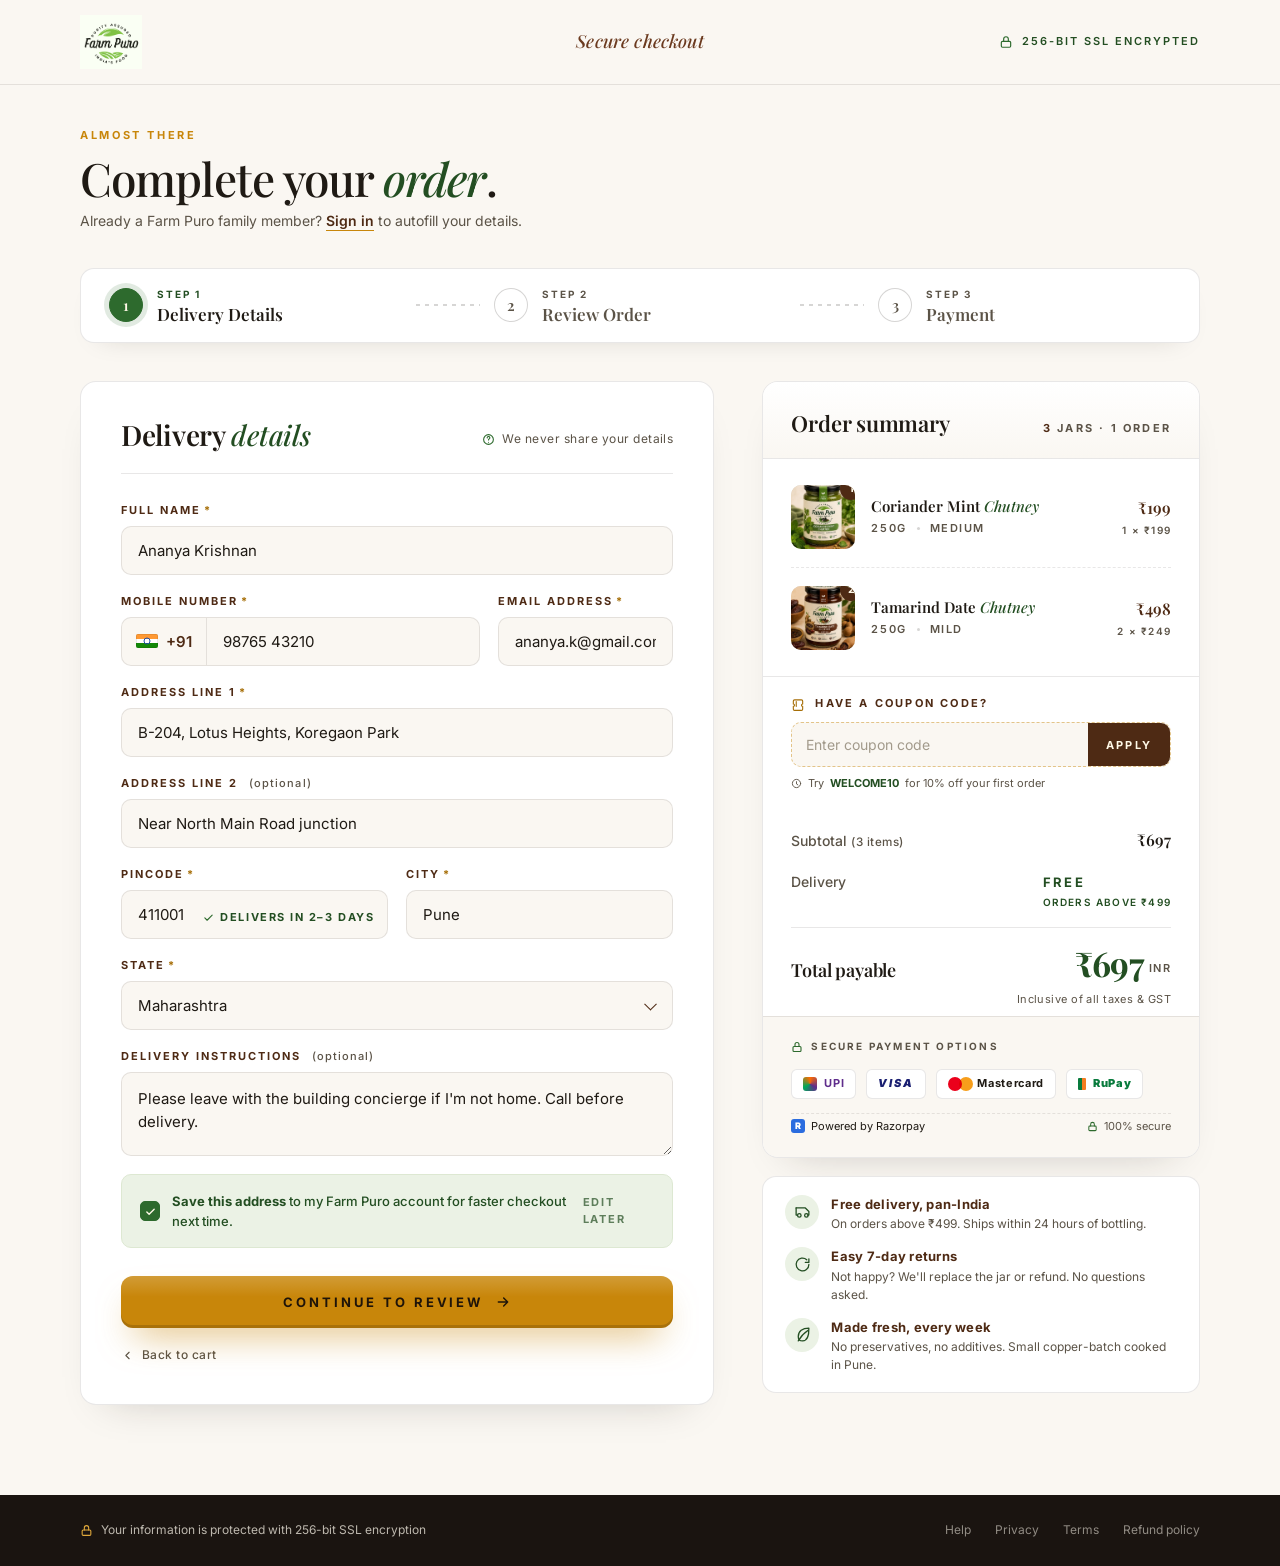
<file: project/Checkout.html>
<!doctype html>
<html lang="en">
<head>
<meta charset="utf-8" />
<title>Checkout — Farm Puro</title>
<meta name="viewport" content="width=1280" />
<link rel="preconnect" href="https://fonts.googleapis.com" />
<link rel="preconnect" href="https://fonts.gstatic.com" crossorigin />
<link href="https://fonts.googleapis.com/css2?family=Playfair+Display:ital,wght@0,400;0,500;0,600;0,700;1,400;1,500&family=Inter:wght@300;400;500;600;700&display=swap" rel="stylesheet" />
<style>
  :root{
    --green:#2D6A2D;
    --green-deep:#234E22;
    --green-soft:#3D7A3D;
    --green-tint:#EBF2E5;
    --green-tint-2:#DDE8D2;
    --brown:#6B3A1F;
    --brown-deep:#4E2A14;
    --cream:#FAF7F2;
    --cream-warm:#F1EBDF;
    --gold:#C8860A;
    --gold-deep:#A66E07;
    --gold-soft:#E0A93C;
    --ink:#1F1A14;
    --ink-soft:#5B5347;
    --rule:rgba(31,26,20,.10);
    --rule-strong:rgba(31,26,20,.18);
  }
  *{box-sizing:border-box;margin:0;padding:0}
  html,body{background:var(--cream);color:var(--ink);font-family:'Inter',sans-serif;font-size:15px;line-height:1.55;-webkit-font-smoothing:antialiased}
  img{display:block;max-width:100%}
  a{color:inherit;text-decoration:none}
  button{font-family:inherit;cursor:pointer;border:0;background:none;color:inherit}
  input,select,textarea{font-family:inherit;font-size:15px;color:var(--ink)}
  h1,h2,h3,h4,.serif{font-family:'Playfair Display',serif;font-weight:600;letter-spacing:-.01em;color:var(--ink)}
  .wrap{max-width:1200px;margin:0 auto;padding:0 40px}

  /* ====================== HEADER (simplified) ====================== */
  .header{background:var(--cream);border-bottom:1px solid var(--rule)}
  .header-inner{display:grid;grid-template-columns:1fr auto 1fr;align-items:center;height:84px;gap:24px}
  .brand{display:flex;align-items:center;gap:10px;justify-self:start}
  .brand img{height:54px;width:auto}
  .secure-strip{justify-self:end;display:inline-flex;align-items:center;gap:9px;font-size:11px;letter-spacing:.18em;text-transform:uppercase;font-weight:600;color:var(--green-deep)}
  .secure-strip svg{color:var(--green)}
  .header-mid{font-family:'Playfair Display',serif;font-style:italic;font-weight:500;font-size:18px;color:var(--brown);letter-spacing:.01em}

  /* ====================== PAGE TITLE ====================== */
  .page-top{padding:42px 0 22px}
  .page-top .eyebrow{font-size:11px;font-weight:700;letter-spacing:.24em;text-transform:uppercase;color:var(--gold);margin-bottom:10px}
  .page-top h1{font-family:'Playfair Display',serif;font-size:46px;font-weight:500;letter-spacing:-.02em;line-height:1.05}
  .page-top h1 em{font-style:italic;color:var(--green-deep);font-weight:500}
  .page-top .sub{margin-top:8px;font-size:14px;color:var(--ink-soft)}
  .page-top .sub a{color:var(--brown-deep);font-weight:600;border-bottom:1.5px solid var(--gold);padding-bottom:1px}

  /* ====================== STEP INDICATOR ====================== */
  .steps{padding:14px 0 38px}
  .steps-row{display:flex;align-items:center;gap:0;background:#fff;border:1px solid var(--rule);border-radius:14px;padding:18px 28px;box-shadow:0 12px 28px -22px rgba(31,26,20,.25)}
  .step{display:flex;align-items:center;gap:14px;flex:1}
  .step .num{width:34px;height:34px;border-radius:50%;display:grid;place-items:center;font-family:'Playfair Display',serif;font-weight:600;font-size:15px;border:1.5px solid var(--rule-strong);color:var(--ink-soft);background:#fff;flex-shrink:0;transition:all .2s}
  .step .meta .lbl{font-size:10px;letter-spacing:.2em;text-transform:uppercase;color:var(--ink-soft);font-weight:700}
  .step .meta .name{font-family:'Playfair Display',serif;font-size:17px;font-weight:600;color:var(--ink-soft);line-height:1.2;margin-top:1px}
  .step.is-active .num{background:var(--green);color:#FFF8E7;border-color:var(--green);box-shadow:0 0 0 5px rgba(45,106,45,.14)}
  .step.is-active .meta .lbl{color:var(--green-deep)}
  .step.is-active .meta .name{color:var(--ink)}
  .step.is-done .num{background:var(--green-tint);color:var(--green-deep);border-color:var(--green-tint-2)}
  .step-sep{flex:0 0 64px;height:2px;background:repeating-linear-gradient(90deg,var(--rule-strong) 0 4px,transparent 4px 9px);position:relative;margin:0 14px}

  /* ====================== LAYOUT ====================== */
  .checkout-grid{display:grid;grid-template-columns:1.45fr 1fr;gap:48px;align-items:start;padding-bottom:90px}

  /* ====================== LEFT — FORM ====================== */
  .form-card{background:#fff;border:1px solid var(--rule);border-radius:16px;padding:38px 40px 36px;box-shadow:0 20px 40px -28px rgba(31,26,20,.25)}
  .section-head{display:flex;align-items:baseline;justify-content:space-between;gap:18px;padding-bottom:22px;margin-bottom:28px;border-bottom:1px solid var(--rule)}
  .section-head h2{font-family:'Playfair Display',serif;font-size:28px;font-weight:600;letter-spacing:-.01em;line-height:1.1}
  .section-head h2 em{font-style:italic;color:var(--green-deep);font-weight:500}
  .section-head .help{font-size:12px;letter-spacing:.04em;color:var(--ink-soft);display:inline-flex;align-items:center;gap:7px}
  .section-head .help svg{color:var(--green)}

  .row{display:grid;gap:18px;margin-bottom:18px}
  .row.cols-2{grid-template-columns:1fr 1fr}

  .field{display:flex;flex-direction:column;gap:7px;position:relative}
  .field label{font-size:11px;letter-spacing:.18em;text-transform:uppercase;color:var(--brown-deep);font-weight:700}
  .field label .opt{color:var(--ink-soft);font-weight:500;letter-spacing:.1em;text-transform:none;margin-left:6px;font-size:11px}
  .field label .req{color:var(--gold-deep);margin-left:3px}

  .input,.select,.textarea{
    width:100%;
    background:var(--cream);
    border:1.5px solid var(--rule);
    border-radius:10px;
    padding:14px 16px;
    font-size:15px;
    color:var(--ink);
    transition:border-color .15s, background .15s, box-shadow .15s;
    outline:none;
  }
  .input:hover,.select:hover,.textarea:hover{border-color:var(--rule-strong)}
  .input:focus,.select:focus,.textarea:focus{border-color:var(--green);background:#fff;box-shadow:0 0 0 4px rgba(45,106,45,.10)}
  .input::placeholder,.textarea::placeholder{color:#A29A8B}
  .textarea{resize:vertical;min-height:84px;line-height:1.55}

  /* phone with +91 prefix */
  .phone-wrap{display:flex;align-items:stretch;background:var(--cream);border:1.5px solid var(--rule);border-radius:10px;overflow:hidden;transition:border-color .15s, background .15s, box-shadow .15s}
  .phone-wrap:hover{border-color:var(--rule-strong)}
  .phone-wrap:focus-within{border-color:var(--green);background:#fff;box-shadow:0 0 0 4px rgba(45,106,45,.10)}
  .phone-prefix{display:flex;align-items:center;gap:8px;padding:0 14px;border-right:1px solid var(--rule);color:var(--brown-deep);font-weight:600;font-size:15px;background:transparent}
  .phone-prefix .flag{width:22px;height:14px;border-radius:2px;background:linear-gradient(180deg,#FF9933 0 33%,#FFF 33% 66%,#138808 66%);position:relative;box-shadow:inset 0 0 0 .5px rgba(31,26,20,.18)}
  .phone-prefix .flag::after{content:"";position:absolute;left:50%;top:50%;transform:translate(-50%,-50%);width:5px;height:5px;border-radius:50%;border:.8px solid #1F4FAE}
  .phone-wrap input{flex:1;border:0;background:transparent;padding:14px 16px;font-size:15px;color:var(--ink);outline:none}

  /* select with chevron */
  .select-wrap{position:relative}
  .select{appearance:none;-webkit-appearance:none;padding-right:42px;background-image:none;cursor:pointer}
  .select-wrap::after{content:"";position:absolute;right:18px;top:50%;width:8px;height:8px;border-right:1.8px solid var(--brown-deep);border-bottom:1.8px solid var(--brown-deep);transform:translateY(-70%) rotate(45deg);pointer-events:none}

  .pin-hint{position:absolute;right:14px;bottom:13px;font-size:11px;letter-spacing:.14em;text-transform:uppercase;color:var(--green-deep);font-weight:700;display:inline-flex;align-items:center;gap:6px}
  .pin-hint svg{color:var(--green)}

  /* save address toggle */
  .save-row{margin-top:8px;display:flex;align-items:center;justify-content:space-between;padding:16px 18px;background:var(--green-tint);border:1px solid var(--green-tint-2);border-radius:10px}
  .save-row .label{display:flex;align-items:center;gap:12px;font-size:13px;color:var(--green-deep);font-weight:500}
  .save-row .label b{font-weight:700}
  .check{width:20px;height:20px;border-radius:5px;border:1.5px solid var(--green);background:var(--green);display:grid;place-items:center;color:#FFF8E7;flex-shrink:0}
  .check svg{display:block}
  .save-row .later{font-size:11px;letter-spacing:.16em;text-transform:uppercase;color:var(--green-deep);font-weight:700;opacity:.7}

  /* continue button */
  .continue{
    margin-top:28px;width:100%;display:flex;align-items:center;justify-content:center;gap:12px;
    background:var(--gold);color:#1F1409;
    border-radius:12px;padding:18px 22px;
    font-size:13px;font-weight:700;letter-spacing:.22em;text-transform:uppercase;
    box-shadow:0 18px 36px -14px rgba(200,134,10,.65), inset 0 -3px 0 rgba(31,20,9,.18);
    transition:transform .15s, box-shadow .15s, background .15s;
    position:relative;overflow:hidden;
  }
  .continue::before{content:"";position:absolute;inset:0;background:linear-gradient(180deg,rgba(255,255,255,.18),transparent 40%);pointer-events:none}
  .continue:hover{background:var(--gold-deep);transform:translateY(-2px);box-shadow:0 24px 44px -14px rgba(200,134,10,.75), inset 0 -3px 0 rgba(31,20,9,.22)}
  .continue svg{flex-shrink:0}

  .back-link{margin-top:18px;display:inline-flex;align-items:center;gap:8px;font-size:12px;color:var(--ink-soft);letter-spacing:.04em;font-weight:500}
  .back-link:hover{color:var(--brown-deep)}

  /* ====================== RIGHT — ORDER SUMMARY ====================== */
  .summary{position:sticky;top:24px}
  .summary-card{background:#fff;border:1px solid var(--rule);border-radius:16px;overflow:hidden;box-shadow:0 20px 40px -28px rgba(31,26,20,.25)}
  .summary-head{padding:24px 28px 18px;display:flex;align-items:baseline;justify-content:space-between;border-bottom:1px solid var(--rule);background:linear-gradient(180deg,#fff, var(--cream))}
  .summary-head h3{font-family:'Playfair Display',serif;font-size:22px;font-weight:600;letter-spacing:-.01em}
  .summary-head .count{font-size:11px;letter-spacing:.2em;text-transform:uppercase;color:var(--ink-soft);font-weight:700}
  .summary-head .count b{color:var(--brown-deep)}

  .cart-list{padding:8px 28px}
  .cart-item{display:grid;grid-template-columns:64px 1fr auto;gap:16px;padding:18px 0;border-bottom:1px dashed var(--rule);align-items:center}
  .cart-item:last-child{border-bottom:0}
  .ci-thumb{position:relative;width:64px;height:64px;border-radius:10px;overflow:hidden;background:var(--cream-warm);box-shadow:inset 0 0 0 1px var(--rule)}
  .ci-thumb img{width:100%;height:100%;object-fit:cover}
  .ci-qty{position:absolute;top:-7px;right:-7px;width:22px;height:22px;border-radius:50%;background:var(--brown-deep);color:#FFF8E7;font-size:11px;font-weight:700;display:grid;place-items:center;box-shadow:0 4px 10px -4px rgba(31,26,20,.5)}
  .ci-body .name{font-family:'Playfair Display',serif;font-size:15px;font-weight:600;color:var(--ink);line-height:1.2}
  .ci-body .name em{font-style:italic;font-weight:500;color:var(--green-deep)}
  .ci-body .meta{margin-top:5px;font-size:11px;letter-spacing:.14em;text-transform:uppercase;color:var(--ink-soft);font-weight:600;display:flex;align-items:center;gap:10px}
  .ci-body .meta .dot{width:3px;height:3px;border-radius:50%;background:var(--rule-strong)}
  .ci-price{font-family:'Playfair Display',serif;font-size:16px;font-weight:600;color:var(--brown-deep);text-align:right;white-space:nowrap}
  .ci-price small{display:block;font-family:'Inter',sans-serif;font-size:10px;letter-spacing:.12em;text-transform:uppercase;color:var(--ink-soft);font-weight:600;margin-top:2px}

  /* coupon */
  .coupon{padding:18px 28px 6px;border-top:1px solid var(--rule)}
  .coupon-head{display:flex;align-items:center;gap:10px;margin-bottom:10px}
  .coupon-head svg{color:var(--gold-deep)}
  .coupon-head .lbl{font-size:11px;letter-spacing:.2em;text-transform:uppercase;font-weight:700;color:var(--brown-deep)}
  .coupon-row{display:flex;gap:0;background:var(--cream);border:1.5px dashed rgba(200,134,10,.45);border-radius:10px;overflow:hidden;transition:border-color .15s, background .15s}
  .coupon-row:focus-within{border-color:var(--gold);background:#fff}
  .coupon-row input{flex:1;border:0;background:transparent;padding:13px 14px;font-size:14px;letter-spacing:.08em;color:var(--ink);outline:none;text-transform:uppercase;font-weight:600}
  .coupon-row input::placeholder{color:#A29A8B;text-transform:none;letter-spacing:0;font-weight:400}
  .apply-btn{padding:0 18px;background:var(--brown-deep);color:#FFF8E7;font-size:11px;font-weight:700;letter-spacing:.2em;text-transform:uppercase;border-radius:0;transition:background .15s}
  .apply-btn:hover{background:var(--brown)}
  .coupon-hint{font-size:11px;color:var(--ink-soft);margin-top:8px;display:inline-flex;align-items:center;gap:6px}
  .coupon-hint b{color:var(--green-deep)}

  /* totals */
  .totals{padding:18px 28px 8px}
  .total-row{display:flex;align-items:baseline;justify-content:space-between;padding:9px 0;font-size:14px;color:var(--ink-soft)}
  .total-row .k{font-weight:500}
  .total-row .v{font-family:'Playfair Display',serif;font-size:16px;color:var(--ink);font-weight:600}
  .total-row.free .v{color:var(--green-deep);font-family:'Inter',sans-serif;font-size:13px;letter-spacing:.18em;text-transform:uppercase;font-weight:700}
  .total-row .free-note{display:block;font-family:'Inter',sans-serif;font-size:10px;letter-spacing:.12em;text-transform:uppercase;color:var(--green-deep);font-weight:600;margin-top:2px;text-align:right}
  .totals .grand{margin-top:8px;padding-top:18px;border-top:1px solid var(--rule);display:flex;align-items:baseline;justify-content:space-between}
  .totals .grand .k{font-family:'Playfair Display',serif;font-size:18px;color:var(--ink);font-weight:600;letter-spacing:-.01em}
  .totals .grand .v{font-family:'Playfair Display',serif;font-size:34px;color:var(--green-deep);font-weight:700;line-height:1;letter-spacing:-.02em}
  .totals .grand .v small{font-family:'Inter',sans-serif;font-size:11px;color:var(--ink-soft);font-weight:600;letter-spacing:.12em;text-transform:uppercase;margin-left:6px;vertical-align:middle}
  .totals .tax{font-size:11px;color:var(--ink-soft);text-align:right;margin-top:6px;letter-spacing:.04em}

  /* secure payment row */
  .pay-strip{padding:22px 28px;background:var(--cream);border-top:1px solid var(--rule);display:flex;flex-direction:column;gap:14px}
  .pay-strip .lbl{font-size:10px;letter-spacing:.22em;text-transform:uppercase;color:var(--ink-soft);font-weight:700;display:inline-flex;align-items:center;gap:8px}
  .pay-strip .lbl svg{color:var(--green)}
  .pay-icons{display:flex;align-items:center;gap:10px;flex-wrap:wrap}
  .pay-icon{height:30px;padding:0 11px;display:inline-flex;align-items:center;gap:7px;background:#fff;border:1px solid var(--rule);border-radius:6px;font-size:11px;font-weight:700;letter-spacing:.06em;color:var(--ink)}
  .pay-icon.upi{color:#5F2D8C}
  .pay-icon.upi .sw{display:inline-block;width:14px;height:14px;background:conic-gradient(from 0deg, #FF6B00, #5F2D8C, #00A859, #FF6B00);border-radius:3px}
  .pay-icon.visa{color:#1A1F71;letter-spacing:.18em;font-style:italic;font-weight:900}
  .pay-icon.mc{color:#1F1A14;gap:4px}
  .pay-icon.mc .a{width:14px;height:14px;border-radius:50%;background:#EB001B}
  .pay-icon.mc .b{width:14px;height:14px;border-radius:50%;background:#F79E1B;margin-left:-7px;mix-blend-mode:multiply}
  .pay-icon.rupay{color:#097B3D;font-weight:900}
  .pay-icon.rupay::before{content:"";display:inline-block;width:8px;height:12px;background:linear-gradient(90deg,#097B3D 50%,#F47C20 50%);border-radius:1px}
  .powered{display:flex;align-items:center;justify-content:space-between;font-size:11px;color:var(--ink-soft);padding-top:4px;border-top:1px dashed var(--rule)}
  .powered .rz{display:inline-flex;align-items:center;gap:6px;color:var(--ink)}
  .powered .rz .rz-dot{width:14px;height:14px;background:#2A6CDF;border-radius:3px;display:inline-grid;place-items:center;color:#fff;font-weight:900;font-size:9px}
  .powered .lock{display:inline-flex;align-items:center;gap:6px}
  .powered .lock svg{color:var(--green)}

  /* trust strip below summary */
  .trust-list{margin-top:18px;background:#fff;border:1px solid var(--rule);border-radius:14px;padding:18px 22px;display:flex;flex-direction:column;gap:14px}
  .trust-list .t{display:flex;align-items:flex-start;gap:12px}
  .trust-list .t .icn{flex-shrink:0;width:34px;height:34px;border-radius:50%;background:var(--green-tint);display:grid;place-items:center;color:var(--green-deep)}
  .trust-list .t .body{font-size:12px;color:var(--ink-soft);line-height:1.5}
  .trust-list .t .body b{display:block;color:var(--brown-deep);font-size:13px;font-weight:700;letter-spacing:.02em;margin-bottom:1px;font-family:'Inter',sans-serif}

  /* gentle leaf accent on form heading */
  .leaf-accent{display:inline-flex;align-items:center;gap:8px;color:var(--green-deep)}
  .leaf-accent svg{color:var(--green)}

  /* ====================== FOOTER (mini) ====================== */
  footer.mini{background:#1A1410;color:rgba(244,239,227,.55);padding:26px 0}
  .mini-inner{display:flex;align-items:center;justify-content:space-between;font-size:12px}
  .mini-inner .links{display:flex;gap:24px}
  .mini-inner a:hover{color:#FFF8E7}
  .mini-inner .l{display:inline-flex;align-items:center;gap:8px;color:rgba(244,239,227,.75)}
  .mini-inner .l svg{color:var(--gold-soft)}

  svg{display:block}
</style>
</head>
<body>

<!-- ====================== HEADER (simplified) ====================== -->
<header class="header" data-screen-label="Header">
  <div class="wrap header-inner">
    <a class="brand" href="Homepage.html">
      <img src="assets/logo.png" alt="Farm Puro Chutneys" />
    </a>
    <div class="header-mid">Secure checkout</div>
    <div class="secure-strip">
      <svg width="14" height="14" viewBox="0 0 24 24" fill="none" stroke="currentColor" stroke-width="2" stroke-linecap="round" stroke-linejoin="round"><rect x="4" y="11" width="16" height="10" rx="2"/><path d="M8 11V7a4 4 0 0 1 8 0v4"/></svg>
      256-bit SSL encrypted
    </div>
  </div>
</header>

<!-- ====================== PAGE TITLE ====================== -->
<section class="page-top" data-screen-label="01 Checkout Header">
  <div class="wrap">
    <div class="eyebrow">Almost there</div>
    <h1>Complete your <em>order</em>.</h1>
    <p class="sub">Already a Farm Puro family member? <a href="#">Sign in</a> to autofill your details.</p>
  </div>
</section>

<!-- ====================== STEP INDICATOR ====================== -->
<section class="steps" data-screen-label="02 Step Indicator">
  <div class="wrap">
    <div class="steps-row">
      <div class="step is-active">
        <span class="num">1</span>
        <div class="meta">
          <div class="lbl">Step 1</div>
          <div class="name">Delivery Details</div>
        </div>
      </div>
      <div class="step-sep"></div>
      <div class="step">
        <span class="num">2</span>
        <div class="meta">
          <div class="lbl">Step 2</div>
          <div class="name">Review Order</div>
        </div>
      </div>
      <div class="step-sep"></div>
      <div class="step">
        <span class="num">3</span>
        <div class="meta">
          <div class="lbl">Step 3</div>
          <div class="name">Payment</div>
        </div>
      </div>
    </div>
  </div>
</section>

<!-- ====================== MAIN GRID ====================== -->
<section data-screen-label="03 Checkout Form & Summary">
  <div class="wrap checkout-grid">

    <!-- ============ LEFT — FORM ============ -->
    <div class="form-col">
      <div class="form-card">

        <div class="section-head">
          <h2>Delivery <em>details</em></h2>
          <span class="help">
            <svg width="13" height="13" viewBox="0 0 24 24" fill="none" stroke="currentColor" stroke-width="2" stroke-linecap="round" stroke-linejoin="round"><circle cx="12" cy="12" r="9"/><path d="M9.5 9a2.5 2.5 0 1 1 3.5 2.3c-1 .4-1 1.2-1 1.7M12 17h.01"/></svg>
            We never share your details
          </span>
        </div>

        <!-- Full name -->
        <div class="row">
          <div class="field">
            <label>Full name<span class="req">*</span></label>
            <input class="input" type="text" value="Ananya Krishnan" placeholder="Enter your full name" />
          </div>
        </div>

        <!-- Mobile + Email -->
        <div class="row cols-2">
          <div class="field">
            <label>Mobile number<span class="req">*</span></label>
            <div class="phone-wrap">
              <span class="phone-prefix">
                <span class="flag" aria-hidden="true"></span>
                +91
              </span>
              <input type="tel" value="98765 43210" placeholder="10-digit mobile" />
            </div>
          </div>
          <div class="field">
            <label>Email address<span class="req">*</span></label>
            <input class="input" type="email" value="ananya.k@gmail.com" placeholder="you@example.com" />
          </div>
        </div>

        <!-- Address Line 1 -->
        <div class="row">
          <div class="field">
            <label>Address line 1<span class="req">*</span></label>
            <input class="input" type="text" value="B-204, Lotus Heights, Koregaon Park" placeholder="Flat / House no., Building, Street" />
          </div>
        </div>

        <!-- Address Line 2 -->
        <div class="row">
          <div class="field">
            <label>Address line 2 <span class="opt">(optional)</span></label>
            <input class="input" type="text" placeholder="Landmark, Area" value="Near North Main Road junction" />
          </div>
        </div>

        <!-- Pincode + City -->
        <div class="row cols-2">
          <div class="field">
            <label>Pincode<span class="req">*</span></label>
            <input class="input" type="text" maxlength="6" value="411001" placeholder="6-digit code" />
            <span class="pin-hint">
              <svg width="11" height="11" viewBox="0 0 24 24" fill="none" stroke="currentColor" stroke-width="2.4" stroke-linecap="round" stroke-linejoin="round"><path d="M20 7 9 18l-5-5"/></svg>
              Delivers in 2–3 days
            </span>
          </div>
          <div class="field">
            <label>City<span class="req">*</span></label>
            <input class="input" type="text" value="Pune" placeholder="City" />
          </div>
        </div>

        <!-- State -->
        <div class="row">
          <div class="field">
            <label>State<span class="req">*</span></label>
            <div class="select-wrap">
              <select class="select">
                <option>Maharashtra</option>
                <option>Karnataka</option>
                <option>Delhi</option>
                <option>Tamil Nadu</option>
                <option>Telangana</option>
                <option>Gujarat</option>
                <option>West Bengal</option>
                <option>Kerala</option>
              </select>
            </div>
          </div>
        </div>

        <!-- Delivery instructions -->
        <div class="row">
          <div class="field">
            <label>Delivery instructions <span class="opt">(optional)</span></label>
            <textarea class="textarea" placeholder="Leave a note for our courier — gate code, preferred time, etc.">Please leave with the building concierge if I'm not home. Call before delivery.</textarea>
          </div>
        </div>

        <!-- Save address -->
        <div class="save-row">
          <div class="label">
            <span class="check" aria-hidden="true">
              <svg width="11" height="11" viewBox="0 0 24 24" fill="none" stroke="currentColor" stroke-width="3" stroke-linecap="round" stroke-linejoin="round"><path d="M20 7 9 18l-5-5"/></svg>
            </span>
            <span><b>Save this address</b> to my Farm Puro account for faster checkout next time.</span>
          </div>
          <span class="later">Edit later</span>
        </div>

        <!-- Continue -->
        <button class="continue">
          Continue to review
          <svg width="16" height="16" viewBox="0 0 24 24" fill="none" stroke="currentColor" stroke-width="2.2" stroke-linecap="round" stroke-linejoin="round"><path d="M5 12h14M13 6l6 6-6 6"/></svg>
        </button>

        <a href="Shop.html" class="back-link">
          <svg width="13" height="13" viewBox="0 0 24 24" fill="none" stroke="currentColor" stroke-width="2" stroke-linecap="round" stroke-linejoin="round"><path d="m15 6-6 6 6 6"/></svg>
          Back to cart
        </a>
      </div>
    </div>

    <!-- ============ RIGHT — ORDER SUMMARY ============ -->
    <aside class="summary">
      <div class="summary-card">

        <div class="summary-head">
          <h3>Order summary</h3>
          <span class="count"><b>3</b> jars · 1 order</span>
        </div>

        <!-- Cart items -->
        <div class="cart-list">
          <div class="cart-item">
            <div class="ci-thumb">
              <img src="assets/coriander-mint.jpg" alt="Coriander Mint Chutney" />
              <span class="ci-qty">1</span>
            </div>
            <div class="ci-body">
              <div class="name">Coriander Mint <em>Chutney</em></div>
              <div class="meta">
                <span>250g</span>
                <span class="dot"></span>
                <span>Medium</span>
              </div>
            </div>
            <div class="ci-price">₹199<small>1 × ₹199</small></div>
          </div>

          <div class="cart-item">
            <div class="ci-thumb">
              <img src="assets/tamarind-date.jpg" alt="Tamarind Date Chutney" />
              <span class="ci-qty">2</span>
            </div>
            <div class="ci-body">
              <div class="name">Tamarind Date <em>Chutney</em></div>
              <div class="meta">
                <span>250g</span>
                <span class="dot"></span>
                <span>Mild</span>
              </div>
            </div>
            <div class="ci-price">₹498<small>2 × ₹249</small></div>
          </div>
        </div>

        <!-- Coupon -->
        <div class="coupon">
          <div class="coupon-head">
            <svg width="14" height="14" viewBox="0 0 24 24" fill="none" stroke="currentColor" stroke-width="1.9" stroke-linecap="round" stroke-linejoin="round"><path d="M20 12V7a2 2 0 0 0-2-2H6a2 2 0 0 0-2 2v5a2 2 0 0 1 0 4v5a2 2 0 0 0 2 2h12a2 2 0 0 0 2-2v-5a2 2 0 0 1 0-4Z"/><path d="M9 8v8"/></svg>
            <span class="lbl">Have a coupon code?</span>
          </div>
          <div class="coupon-row">
            <input type="text" placeholder="Enter coupon code" value="" />
            <button class="apply-btn">Apply</button>
          </div>
          <div class="coupon-hint">
            <svg width="11" height="11" viewBox="0 0 24 24" fill="none" stroke="currentColor" stroke-width="2" stroke-linecap="round" stroke-linejoin="round"><circle cx="12" cy="12" r="9"/><path d="M12 8v5l3 2"/></svg>
            Try <b>WELCOME10</b> for 10% off your first order
          </div>
        </div>

        <!-- Totals -->
        <div class="totals">
          <div class="total-row">
            <span class="k">Subtotal <small style="color:var(--ink-soft);letter-spacing:.04em;text-transform:none">(3 items)</small></span>
            <span class="v">₹697</span>
          </div>
          <div class="total-row free">
            <span class="k">Delivery</span>
            <span>
              <span class="v">FREE</span>
              <span class="free-note">Orders above ₹499</span>
            </span>
          </div>

          <div class="grand">
            <span class="k">Total payable</span>
            <span class="v">₹697<small>INR</small></span>
          </div>
          <div class="tax">Inclusive of all taxes &amp; GST</div>
        </div>

        <!-- Secure payment strip -->
        <div class="pay-strip">
          <span class="lbl">
            <svg width="12" height="12" viewBox="0 0 24 24" fill="none" stroke="currentColor" stroke-width="2.2" stroke-linecap="round" stroke-linejoin="round"><rect x="4" y="11" width="16" height="10" rx="2"/><path d="M8 11V7a4 4 0 0 1 8 0v4"/></svg>
            Secure payment options
          </span>
          <div class="pay-icons">
            <span class="pay-icon upi"><span class="sw"></span>UPI</span>
            <span class="pay-icon visa">VISA</span>
            <span class="pay-icon mc"><span class="a"></span><span class="b"></span>Mastercard</span>
            <span class="pay-icon rupay">RuPay</span>
          </div>
          <div class="powered">
            <span class="rz"><span class="rz-dot">R</span>Powered by Razorpay</span>
            <span class="lock">
              <svg width="11" height="11" viewBox="0 0 24 24" fill="none" stroke="currentColor" stroke-width="2.2" stroke-linecap="round" stroke-linejoin="round"><rect x="4" y="11" width="16" height="10" rx="2"/><path d="M8 11V7a4 4 0 0 1 8 0v4"/></svg>
              100% secure
            </span>
          </div>
        </div>
      </div>

      <!-- Trust list -->
      <div class="trust-list">
        <div class="t">
          <span class="icn">
            <svg width="17" height="17" viewBox="0 0 24 24" fill="none" stroke="currentColor" stroke-width="1.8" stroke-linecap="round" stroke-linejoin="round"><path d="M3 7h13l5 5v5h-2"/><path d="M3 7v10h2"/><circle cx="7.5" cy="17.5" r="2.5"/><circle cx="17.5" cy="17.5" r="2.5"/></svg>
          </span>
          <div class="body"><b>Free delivery, pan-India</b>On orders above ₹499. Ships within 24 hours of bottling.</div>
        </div>
        <div class="t">
          <span class="icn">
            <svg width="17" height="17" viewBox="0 0 24 24" fill="none" stroke="currentColor" stroke-width="1.8" stroke-linecap="round" stroke-linejoin="round"><path d="M21 12a9 9 0 1 1-3-6.7"/><path d="M21 4v5h-5"/></svg>
          </span>
          <div class="body"><b>Easy 7-day returns</b>Not happy? We'll replace the jar or refund. No questions asked.</div>
        </div>
        <div class="t">
          <span class="icn">
            <svg width="17" height="17" viewBox="0 0 24 24" fill="none" stroke="currentColor" stroke-width="1.8" stroke-linecap="round" stroke-linejoin="round"><path d="M21 3c-9 0-15 4-15 12 0 3 2 6 6 6 8 0 9-9 9-18Z"/><path d="M6 21c4-7 8-11 14-15"/></svg>
          </span>
          <div class="body"><b>Made fresh, every week</b>No preservatives, no additives. Small copper-batch cooked in Pune.</div>
        </div>
      </div>
    </aside>

  </div>
</section>

<!-- ====================== FOOTER (mini) ====================== -->
<footer class="mini" data-screen-label="Mini Footer">
  <div class="wrap mini-inner">
    <div class="l">
      <svg width="13" height="13" viewBox="0 0 24 24" fill="none" stroke="currentColor" stroke-width="2" stroke-linecap="round" stroke-linejoin="round"><rect x="4" y="11" width="16" height="10" rx="2"/><path d="M8 11V7a4 4 0 0 1 8 0v4"/></svg>
      Your information is protected with 256-bit SSL encryption
    </div>
    <div class="links">
      <a href="#">Help</a>
      <a href="#">Privacy</a>
      <a href="#">Terms</a>
      <a href="#">Refund policy</a>
    </div>
  </div>
</footer>

<script>
  // Save address toggle (visual)
  document.querySelector('.save-row .check').addEventListener('click', e => {
    const el = e.currentTarget;
    const on = el.style.background !== 'rgb(255, 255, 255)';
    if(on){
      el.style.background = '#fff';
      el.style.color = 'transparent';
    } else {
      el.style.background = 'var(--green)';
      el.style.color = '#FFF8E7';
    }
  });

  // Pincode → delivery feedback (visual only)
  const pin = document.querySelector('input[maxlength="6"]');
  if(pin) pin.addEventListener('input', () => {
    pin.value = pin.value.replace(/\D/g,'').slice(0,6);
  });
</script>

</body>
</html>
</file>
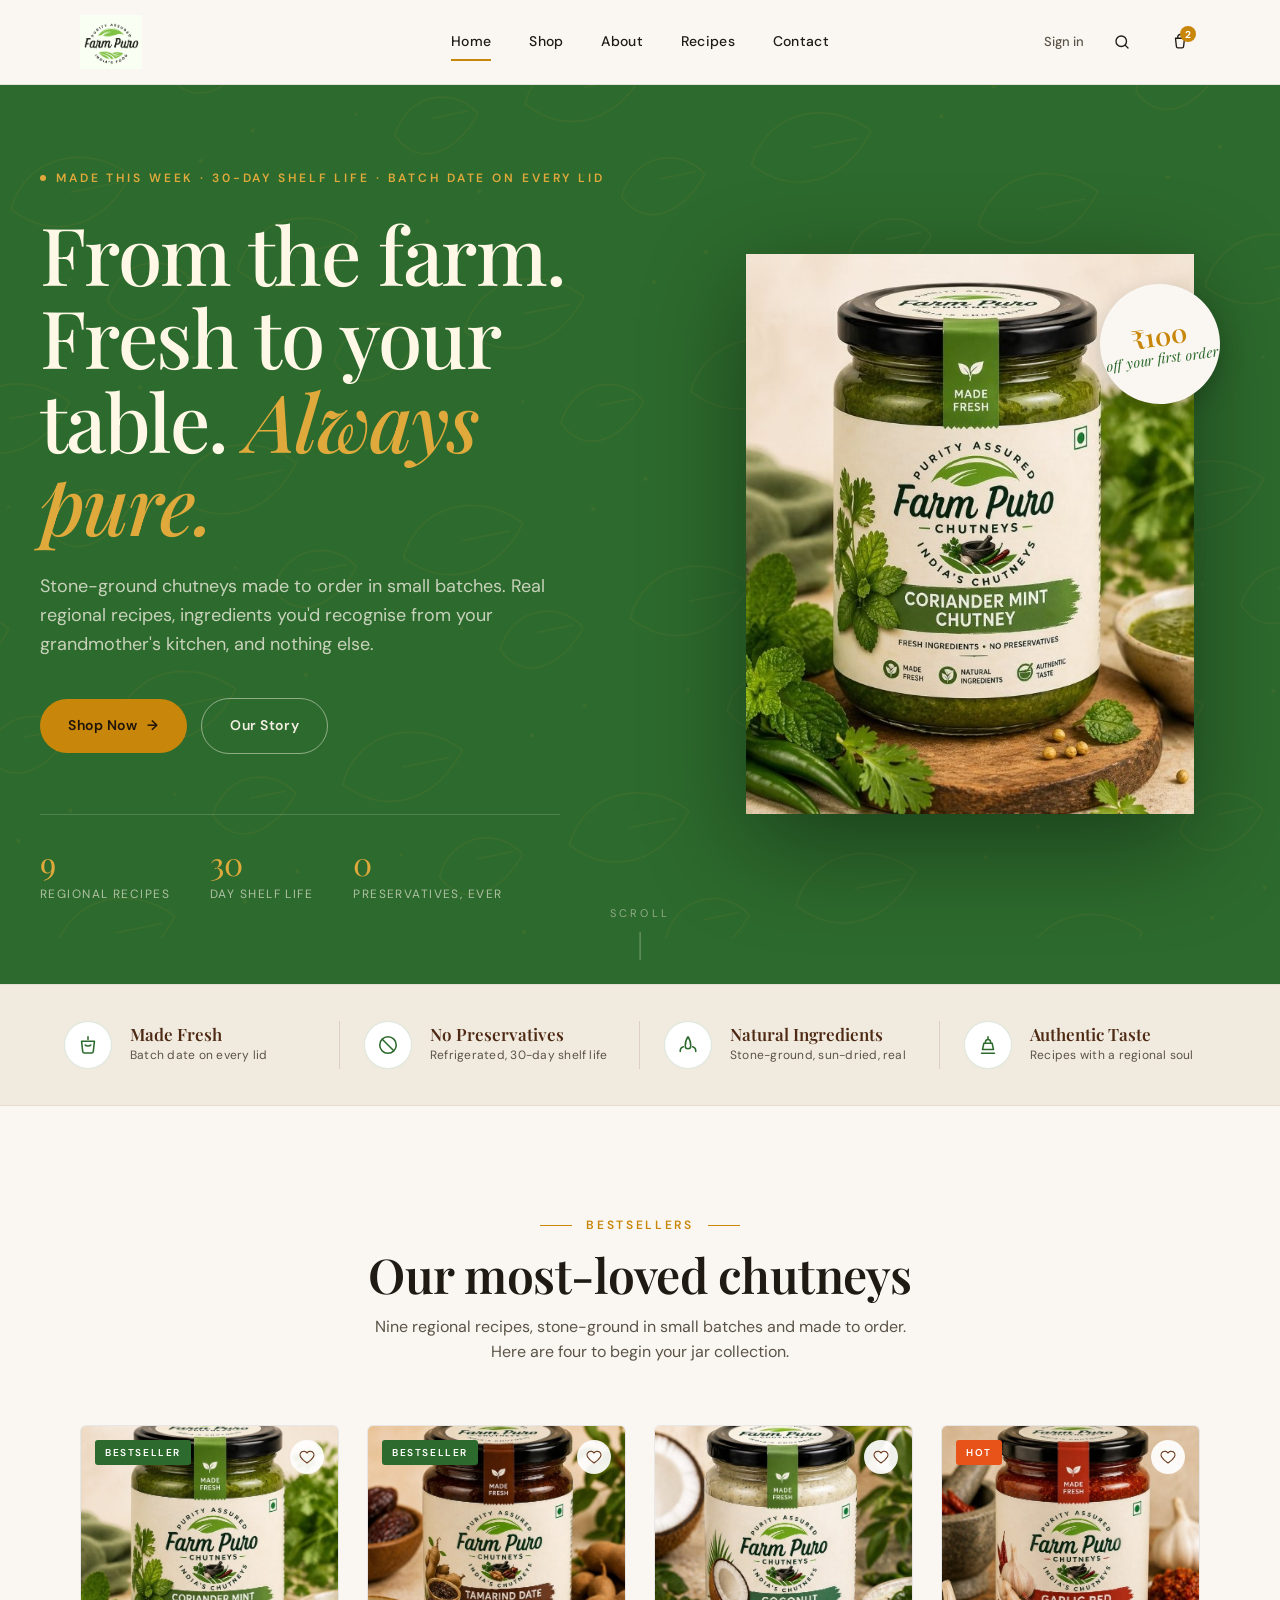
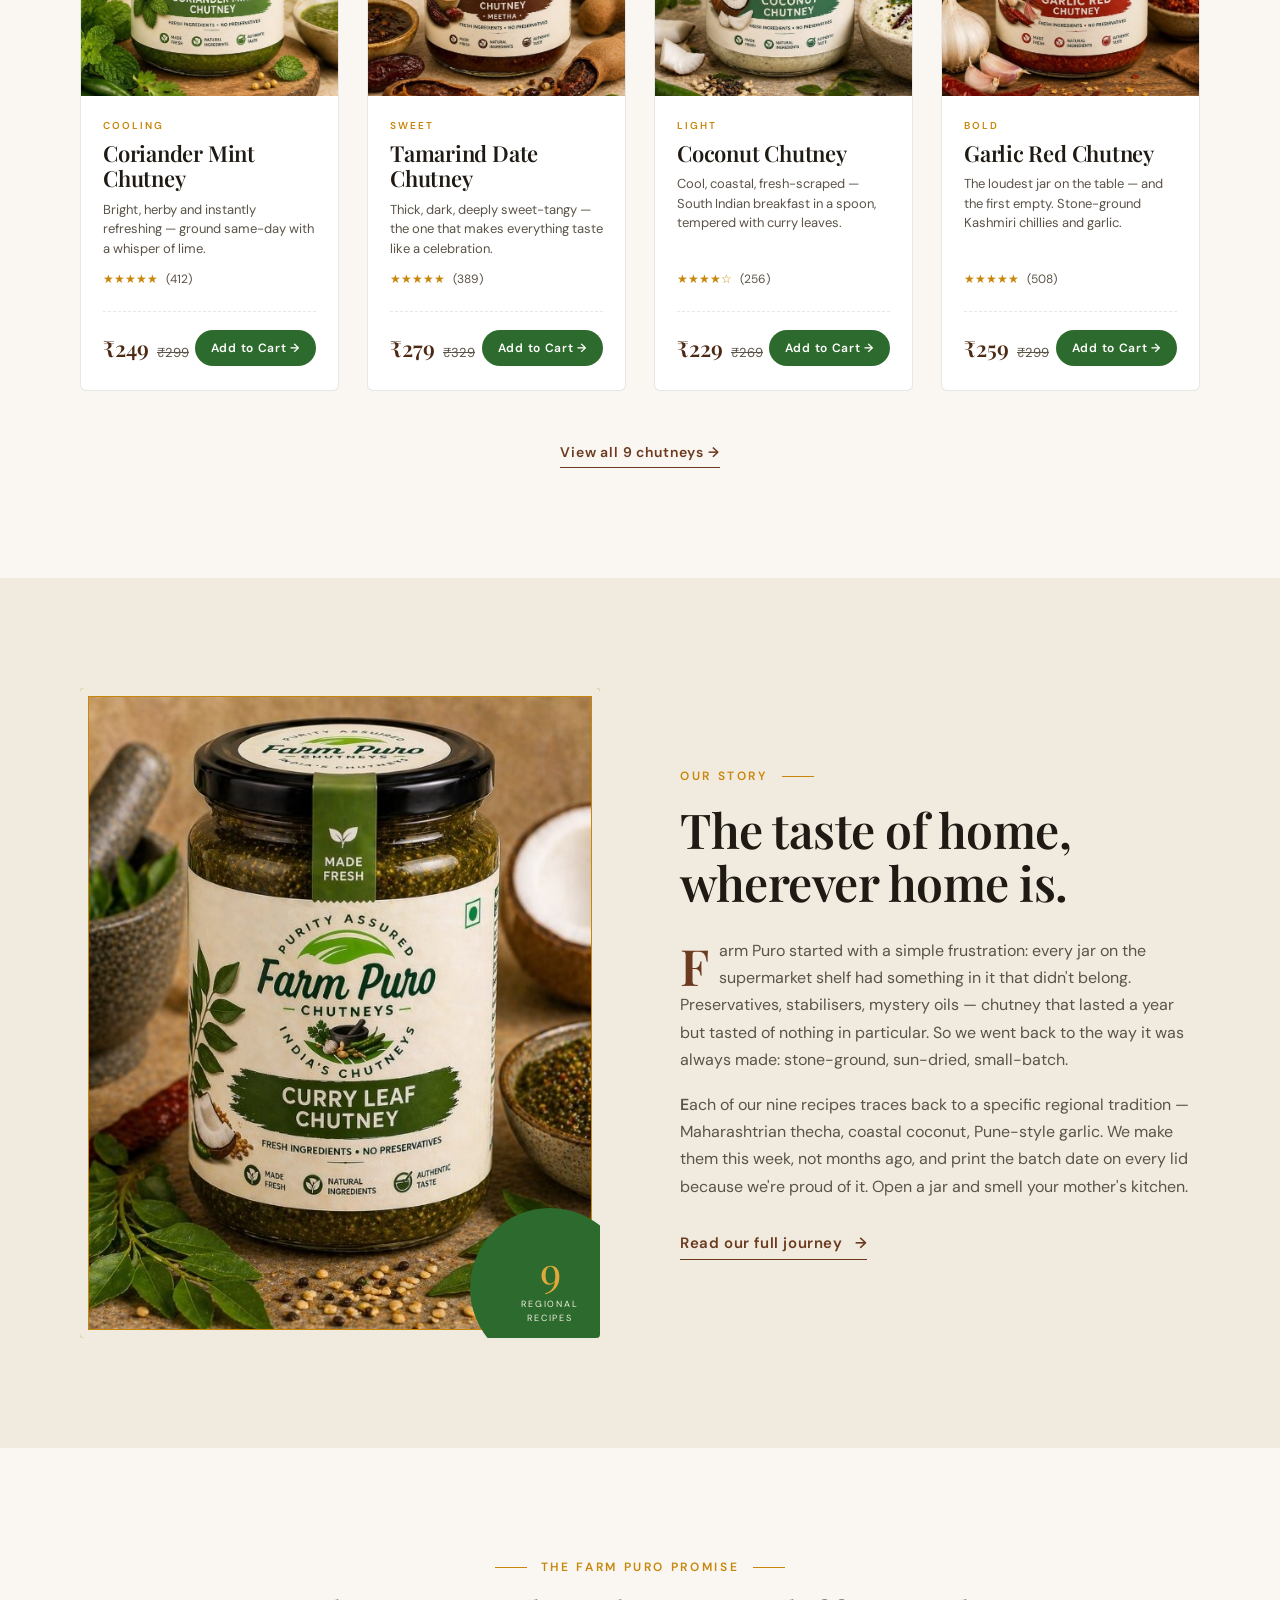
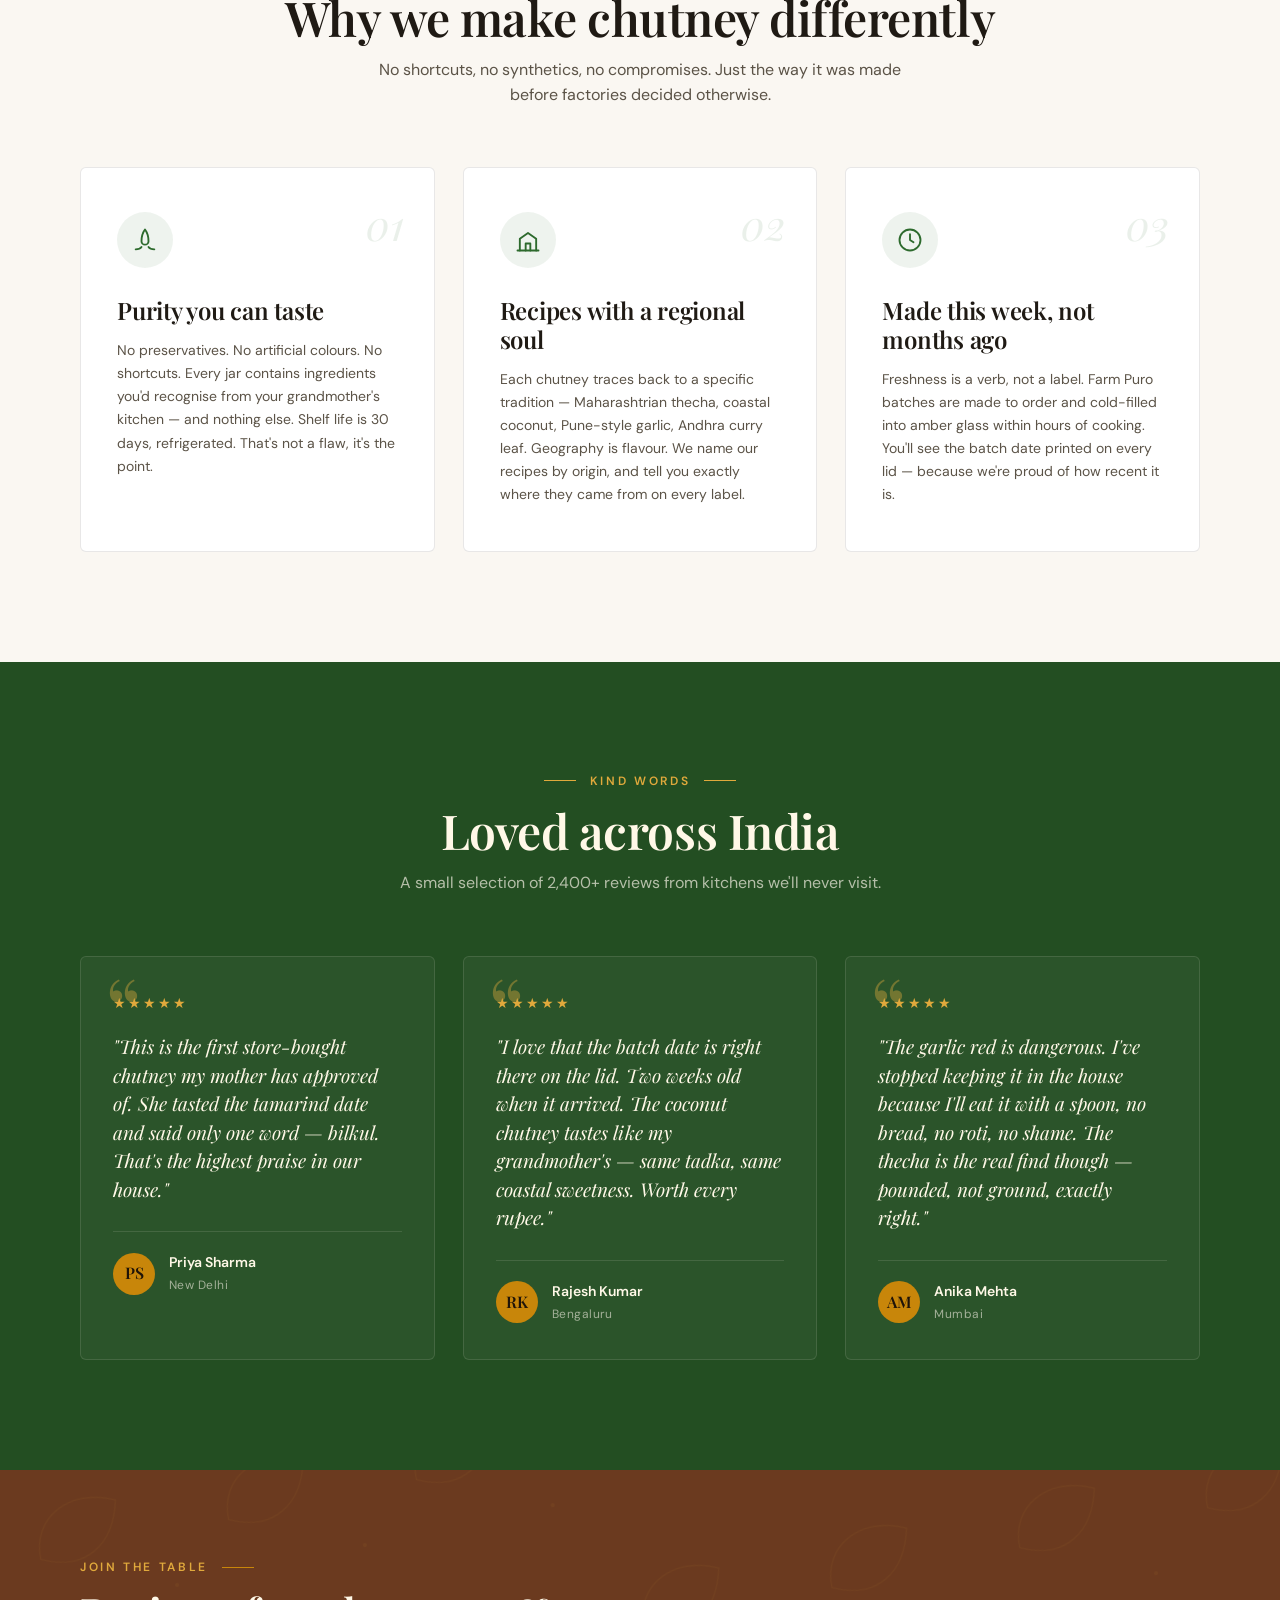
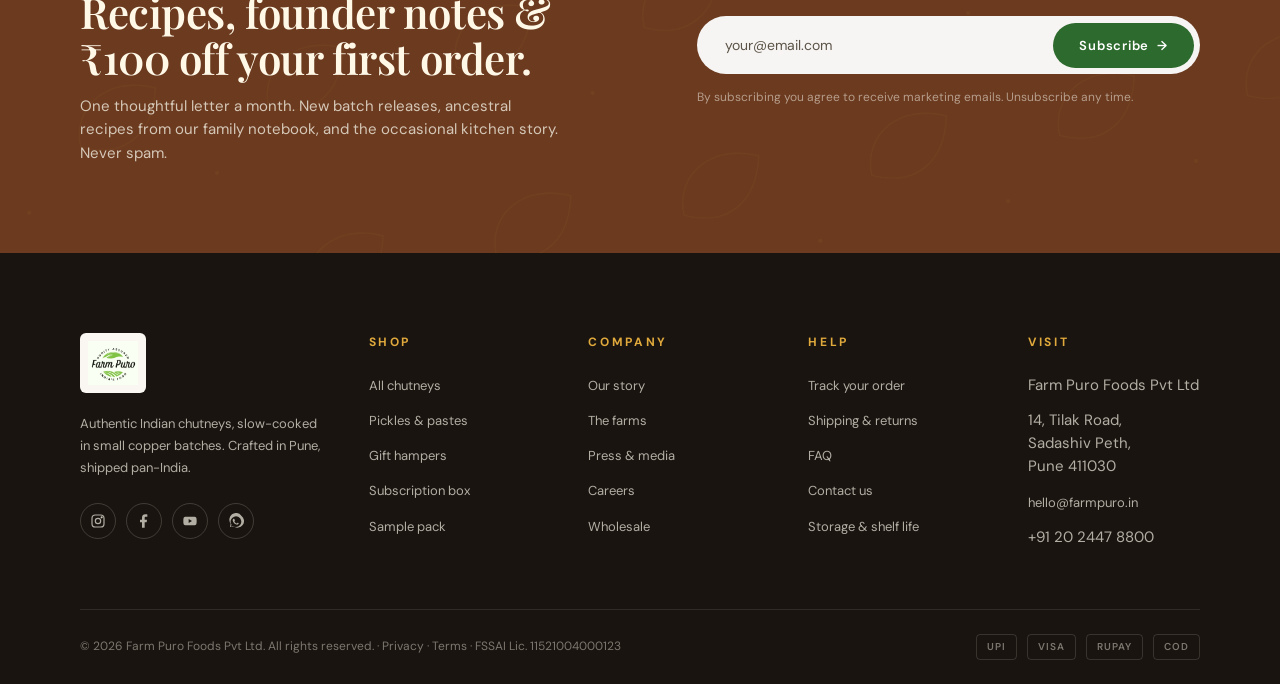
<file: project/Homepage v2.html>
<!doctype html>
<html lang="en">
<head>
<meta charset="utf-8" />
<title>Farm Puro Chutneys — Authentic Indian Chutneys, Made Fresh</title>
<meta name="viewport" content="width=1280" />
<link rel="preconnect" href="https://fonts.googleapis.com" />
<link rel="preconnect" href="https://fonts.gstatic.com" crossorigin />
<link href="https://fonts.googleapis.com/css2?family=Playfair+Display:ital,wght@0,400;0,500;0,600;0,700;1,400&family=DM+Sans:wght@300;400;500;600;700&display=swap" rel="stylesheet" />
<style>
  :root{
    --green:#2D6A2D;
    --green-deep:#234E22;
    --green-soft:#3D7A3D;
    --brown:#6B3A1F;
    --brown-deep:#4E2A14;
    --cream:#FAF7F2;
    --cream-warm:#F1EBDF;
    --gold:#C8860A;
    --gold-soft:#E0A93C;
    --chilli:#E8531A;
    --ink:#1F1A14;
    --ink-soft:#5B5347;
    --rule:rgba(31,26,20,.10);
  }
  *{box-sizing:border-box;margin:0;padding:0}
  html,body{background:var(--cream);color:var(--ink);font-family:'DM Sans',sans-serif;font-size:15px;line-height:1.55;-webkit-font-smoothing:antialiased}
  img{display:block;max-width:100%}
  a{color:inherit;text-decoration:none}
  button{font-family:inherit;cursor:pointer;border:0;background:none;color:inherit}
  .wrap{max-width:1200px;margin:0 auto;padding:0 40px}
  h1,h2,h3,h4,.serif{font-family:'Playfair Display',serif;font-weight:600;letter-spacing:-.01em;color:var(--ink)}
  .eyebrow{font-family:'DM Sans',sans-serif;font-size:12px;font-weight:600;letter-spacing:.22em;text-transform:uppercase;color:var(--gold)}

  /* ====================== HEADER ====================== */
  .header{position:sticky;top:0;z-index:50;background:rgba(250,247,242,.92);backdrop-filter:saturate(140%) blur(10px);border-bottom:1px solid var(--rule)}
  .header-inner{display:grid;grid-template-columns:1fr auto 1fr;align-items:center;height:84px;gap:24px}
  .brand{display:flex;align-items:center;gap:10px}
  .brand img{height:54px;width:auto}
  .nav{display:flex;gap:38px;justify-content:center}
  .nav a{font-size:14px;font-weight:500;color:var(--ink);letter-spacing:.02em;position:relative;padding:6px 0}
  .nav a.active::after,.nav a:hover::after{content:"";position:absolute;left:0;right:0;bottom:-2px;height:2px;background:var(--gold)}
  .header-right{display:flex;justify-content:flex-end;align-items:center;gap:18px}
  .icon-btn{width:40px;height:40px;border-radius:50%;display:grid;place-items:center;color:var(--ink);transition:background .2s}
  .icon-btn:hover{background:rgba(45,106,45,.08)}
  .cart{position:relative}
  .cart-badge{position:absolute;top:4px;right:4px;background:var(--gold);color:#fff;font-size:10px;font-weight:700;min-width:16px;height:16px;border-radius:8px;display:grid;place-items:center;padding:0 4px}
  .login{font-size:13px;font-weight:500;color:var(--ink-soft)}
  .login:hover{color:var(--green)}

  /* ====================== HERO ====================== */
  .hero{position:relative;min-height:calc(100vh - 84px);background:var(--green);color:#F4EFE3;overflow:hidden;display:flex;align-items:center}
  .hero-pattern{position:absolute;inset:0;opacity:.08;pointer-events:none}
  .hero-grid{position:relative;display:grid;grid-template-columns:1.05fr .95fr;gap:64px;align-items:center;width:100%;padding:80px 0}
  .hero-eyebrow{display:inline-flex;align-items:center;gap:10px;font-size:12px;letter-spacing:.24em;text-transform:uppercase;font-weight:600;color:var(--gold-soft);margin-bottom:24px}
  .hero-eyebrow .dot{width:6px;height:6px;background:var(--gold-soft);border-radius:50%}
  .hero h1{font-family:'Playfair Display',serif;font-weight:500;color:#FFF8E7;font-size:80px;line-height:1.04;letter-spacing:-.02em}
  .hero h1 em{font-style:italic;color:var(--gold-soft);font-weight:500}
  .hero p.lede{font-size:18px;line-height:1.6;color:rgba(244,239,227,.78);margin:28px 0 40px;max-width:520px}
  .ctas{display:flex;gap:14px;align-items:center}
  .btn{display:inline-flex;align-items:center;gap:10px;padding:16px 28px;border-radius:999px;font-weight:600;font-size:14px;letter-spacing:.04em;transition:transform .15s, background .2s, color .2s}
  .btn-gold{background:var(--gold);color:#1F1409}
  .btn-gold:hover{background:var(--gold-soft);transform:translateY(-1px)}
  .btn-outline{border:1.5px solid rgba(244,239,227,.5);color:#F4EFE3}
  .btn-outline:hover{background:rgba(244,239,227,.08);border-color:#F4EFE3}
  .btn .arrow{transition:transform .2s}
  .btn:hover .arrow{transform:translateX(3px)}

  .hero-stats{display:flex;gap:40px;margin-top:60px;padding-top:32px;border-top:1px solid rgba(244,239,227,.18);max-width:520px}
  .hero-stats .s-num{font-family:'Playfair Display',serif;font-size:32px;color:var(--gold-soft);line-height:1}
  .hero-stats .s-label{font-size:12px;letter-spacing:.12em;text-transform:uppercase;color:rgba(244,239,227,.65);margin-top:6px}

  /* Hero jar showcase */
  .hero-visual{position:relative;height:560px}
  .hero-jar{position:absolute;width:100%;height:100%;display:grid;place-items:center}
  .hero-jar::before{content:"";position:absolute;inset:30px;background:radial-gradient(ellipse at center,rgba(200,134,10,.22),transparent 65%);filter:blur(20px)}
  .hero-jar img{position:relative;max-height:560px;width:auto;filter:drop-shadow(0 30px 50px rgba(0,0,0,.4))}
  .hero-badge{position:absolute;top:30px;right:20px;background:var(--cream);color:var(--green);width:120px;height:120px;border-radius:50%;display:grid;place-items:center;text-align:center;font-family:'Playfair Display',serif;font-style:italic;font-size:14px;line-height:1.2;transform:rotate(-8deg);box-shadow:0 8px 24px rgba(0,0,0,.2);z-index:2}
  .hero-badge strong{display:block;font-family:'Playfair Display',serif;font-size:26px;font-style:normal;font-weight:600;color:var(--gold)}

  .scroll-cue{position:absolute;left:50%;bottom:24px;transform:translateX(-50%);font-size:11px;letter-spacing:.3em;color:rgba(244,239,227,.5);text-transform:uppercase;display:flex;flex-direction:column;align-items:center;gap:10px}
  .scroll-cue::after{content:"";width:1px;height:28px;background:rgba(244,239,227,.4)}

  /* ====================== TRUST BAR ====================== */
  .trust{background:var(--cream-warm);border-top:1px solid rgba(107,58,31,.08);border-bottom:1px solid rgba(107,58,31,.08)}
  .trust-row{display:grid;grid-template-columns:repeat(4,1fr);align-items:center;padding:36px 0}
  .trust-item{display:flex;align-items:center;gap:18px;padding:0 24px;border-right:1px solid rgba(107,58,31,.14)}
  .trust-item:last-child{border-right:0}
  .trust-ic{flex-shrink:0;width:48px;height:48px;border-radius:50%;background:#fff;display:grid;place-items:center;color:var(--green);border:1px solid rgba(45,106,45,.16)}
  .trust-title{font-family:'Playfair Display',serif;font-size:17px;font-weight:600;color:var(--brown-deep);line-height:1.15}
  .trust-sub{font-size:12px;color:var(--ink-soft);margin-top:2px;letter-spacing:.02em}

  /* ====================== SECTIONS ====================== */
  section.pad{padding:110px 0}
  .section-head{text-align:center;margin-bottom:60px}
  .section-head h2{font-size:48px;line-height:1.1;margin:14px 0 14px}
  .section-head p{color:var(--ink-soft);font-size:16px;max-width:560px;margin:0 auto}
  .ornament{display:flex;align-items:center;justify-content:center;gap:14px;color:var(--gold)}
  .ornament .line{width:32px;height:1px;background:currentColor}

  /* PRODUCTS */
  .product-grid{display:grid;grid-template-columns:repeat(4,1fr);gap:28px}
  .product{background:#fff;border:1px solid var(--rule);border-radius:6px;overflow:hidden;display:flex;flex-direction:column;transition:transform .25s, box-shadow .25s;position:relative}
  .product:hover{transform:translateY(-4px);box-shadow:0 18px 40px -16px rgba(31,26,20,.18)}
  .product .pic{position:relative;aspect-ratio:1/1.05;background:var(--cream-warm);overflow:hidden}
  .product .pic img{width:100%;height:100%;object-fit:cover;transition:transform .5s}
  .product:hover .pic img{transform:scale(1.04)}
  .tag{position:absolute;top:14px;left:14px;background:var(--green);color:#fff;font-size:10px;letter-spacing:.16em;text-transform:uppercase;font-weight:600;padding:5px 10px;border-radius:3px}
  .tag.gold{background:var(--gold)}
  .tag.chilli{background:var(--chilli)}
  .heart{position:absolute;top:14px;right:14px;width:34px;height:34px;border-radius:50%;background:rgba(255,255,255,.92);display:grid;place-items:center;color:var(--brown)}
  .product .body{padding:22px 22px 24px;display:flex;flex-direction:column;gap:8px;flex:1}
  .product .region{font-size:10px;letter-spacing:.2em;text-transform:uppercase;color:var(--gold);font-weight:600}
  .product h3{font-size:22px;line-height:1.15;font-weight:600}
  .product .desc{font-size:13px;color:var(--ink-soft);line-height:1.5;flex:1}
  .product .stars{display:flex;gap:2px;align-items:center;font-size:12px;color:var(--gold);margin-top:4px}
  .product .stars span{color:var(--ink-soft);margin-left:6px}
  .product .row{display:flex;align-items:center;justify-content:space-between;margin-top:14px;padding-top:18px;border-top:1px dashed var(--rule)}
  .price{display:flex;align-items:baseline;gap:8px}
  .price .now{font-family:'Playfair Display',serif;font-size:22px;color:var(--brown-deep);font-weight:600}
  .price .was{font-size:13px;color:var(--ink-soft);text-decoration:line-through}
  .add{display:inline-flex;align-items:center;gap:8px;background:var(--green);color:#fff;padding:10px 16px;border-radius:999px;font-size:12px;font-weight:600;letter-spacing:.06em}
  .add:hover{background:var(--green-deep)}

  .view-all{text-align:center;margin-top:50px}
  .view-all a{display:inline-flex;align-items:center;gap:10px;color:var(--brown);font-weight:600;font-size:14px;letter-spacing:.06em;border-bottom:1px solid var(--brown);padding-bottom:4px}
  .view-all a:hover{color:var(--green)}

  /* BRAND STORY */
  .story{background:var(--cream-warm)}
  .story-grid{display:grid;grid-template-columns:1fr 1fr;gap:80px;align-items:center}
  .story-img{position:relative;aspect-ratio:4/5;border-radius:4px;overflow:hidden}
  .story-img img{width:100%;height:100%;object-fit:cover}
  .story-img::after{content:"";position:absolute;inset:0;box-shadow:inset 0 0 0 8px var(--cream-warm), inset 0 0 0 9px var(--gold)}
  .story-stamp{position:absolute;bottom:-30px;right:-30px;width:160px;height:160px;border-radius:50%;background:var(--green);color:var(--gold-soft);display:grid;place-items:center;text-align:center;padding:30px;z-index:2}
  .story-stamp .yr{font-family:'Playfair Display',serif;font-size:42px;line-height:1;color:var(--gold-soft)}
  .story-stamp .lbl{font-size:9px;letter-spacing:.22em;text-transform:uppercase;color:#F4EFE3;margin-top:6px}
  .story-content h2{font-size:48px;line-height:1.1;margin:18px 0 28px}
  .story-content p{color:var(--ink-soft);font-size:16px;margin-bottom:18px;line-height:1.7}
  .story-content p:first-letter{font-family:'Playfair Display',serif;font-size:50px;float:left;line-height:.9;padding:6px 10px 0 0;color:var(--brown);font-weight:600}
  .story-content p + p:first-letter{font-size:inherit;float:none;padding:0;color:inherit;font-family:inherit}
  .story-link{display:inline-flex;align-items:center;gap:12px;margin-top:14px;color:var(--brown);font-weight:600;letter-spacing:.04em;border-bottom:1px solid var(--brown);padding-bottom:4px}
  .signature{margin-top:36px;display:flex;align-items:center;gap:18px}
  .signature .sig{font-family:'Playfair Display',serif;font-style:italic;font-size:28px;color:var(--brown)}
  .signature .who{font-size:12px;color:var(--ink-soft);letter-spacing:.08em;text-transform:uppercase}

  /* WHY */
  .why-grid{display:grid;grid-template-columns:repeat(3,1fr);gap:28px}
  .why-card{background:#fff;border:1px solid var(--rule);padding:44px 36px;border-radius:6px;position:relative}
  .why-card .num{position:absolute;top:24px;right:30px;font-family:'Playfair Display',serif;font-size:42px;color:rgba(45,106,45,.10);font-style:italic}
  .why-ic{width:56px;height:56px;border-radius:50%;background:rgba(45,106,45,.08);color:var(--green);display:grid;place-items:center;margin-bottom:28px}
  .why-card h3{font-size:24px;line-height:1.2;margin-bottom:14px}
  .why-card p{color:var(--ink-soft);font-size:14px;line-height:1.65}

  /* TESTIMONIALS */
  .test{background:var(--green-deep);color:#F4EFE3;position:relative;overflow:hidden}
  .test .section-head h2{color:#FFF8E7}
  .test .section-head p{color:rgba(244,239,227,.7)}
  .test .ornament{color:var(--gold-soft)}
  .test .eyebrow{color:var(--gold-soft)}
  .test-grid{display:grid;grid-template-columns:repeat(3,1fr);gap:28px}
  .quote{background:rgba(255,255,255,.04);border:1px solid rgba(244,239,227,.12);border-radius:6px;padding:36px 32px;position:relative}
  .quote .mark{font-family:'Playfair Display',serif;font-size:88px;line-height:1;color:var(--gold-soft);position:absolute;top:6px;left:24px;opacity:.4}
  .quote .stars{color:var(--gold-soft);font-size:14px;margin-bottom:18px;position:relative;letter-spacing:2px}
  .quote blockquote{font-family:'Playfair Display',serif;font-style:italic;font-size:19px;line-height:1.5;color:#FFF8E7;margin-bottom:28px;position:relative}
  .who{display:flex;align-items:center;gap:14px;padding-top:20px;border-top:1px solid rgba(244,239,227,.12)}
  .ava{width:42px;height:42px;border-radius:50%;background:var(--gold);color:#1F1409;display:grid;place-items:center;font-weight:600;font-family:'Playfair Display',serif;font-size:16px}
  .who-name{font-size:14px;font-weight:600;color:#FFF8E7}
  .who-city{font-size:12px;color:rgba(244,239,227,.6);margin-top:2px;letter-spacing:.04em}

  /* NEWSLETTER */
  .news{background:var(--brown);color:#F4EFE3;padding:88px 0;position:relative;overflow:hidden}
  .news-pattern{position:absolute;inset:0;opacity:.06;pointer-events:none}
  .news-inner{display:grid;grid-template-columns:1.05fr .95fr;gap:60px;align-items:center;position:relative}
  .news h2{color:#FFF8E7;font-size:42px;line-height:1.1;margin:12px 0 14px}
  .news p{color:rgba(244,239,227,.78);font-size:15px;max-width:480px}
  .news .eyebrow{color:var(--gold-soft)}
  .news-form{display:flex;background:rgba(255,255,255,.95);border-radius:999px;padding:6px;align-items:center}
  .news-form input{flex:1;border:0;background:transparent;padding:14px 22px;font-family:inherit;font-size:14px;color:var(--ink);outline:none}
  .news-form input::placeholder{color:var(--ink-soft)}
  .news-form button{background:var(--green);color:#fff;padding:14px 26px;border-radius:999px;font-weight:600;font-size:13px;letter-spacing:.06em;display:inline-flex;align-items:center;gap:8px}
  .news-form button:hover{background:var(--green-deep)}
  .news .fine{font-size:12px;color:rgba(244,239,227,.55);margin-top:14px}

  /* FOOTER */
  footer{background:#1A1410;color:rgba(244,239,227,.7);padding:80px 0 0}
  .foot-grid{display:grid;grid-template-columns:1.4fr 1fr 1fr 1fr 1fr;gap:48px;padding-bottom:60px}
  .foot-brand img{height:60px;background:#FAF7F2;padding:8px;border-radius:6px}
  .foot-brand p{margin-top:20px;font-size:13px;line-height:1.7;max-width:280px}
  .socials{display:flex;gap:10px;margin-top:24px}
  .socials a{width:36px;height:36px;border-radius:50%;border:1px solid rgba(244,239,227,.18);display:grid;place-items:center;color:rgba(244,239,227,.7)}
  .socials a:hover{background:var(--gold);color:#1F1409;border-color:var(--gold)}
  .foot-col h4{font-family:'DM Sans',sans-serif;font-size:12px;font-weight:700;letter-spacing:.22em;text-transform:uppercase;color:var(--gold-soft);margin-bottom:22px}
  .foot-col ul{list-style:none;display:flex;flex-direction:column;gap:12px}
  .foot-col a{font-size:13px;color:rgba(244,239,227,.7)}
  .foot-col a:hover{color:#FFF8E7}
  .copy{border-top:1px solid rgba(244,239,227,.10);padding:24px 0;display:flex;justify-content:space-between;align-items:center;font-size:12px;color:rgba(244,239,227,.45)}
  .copy .pays{display:flex;gap:10px;align-items:center}
  .copy .pays span{padding:4px 10px;border:1px solid rgba(244,239,227,.14);border-radius:4px;font-size:10px;letter-spacing:.1em;font-weight:600}

  svg{display:block}
</style>
</head>
<body>

<!-- ====================== HEADER ====================== -->
<header class="header" data-screen-label="Header">
  <div class="wrap header-inner">
    <a class="brand" href="#">
      <img src="assets/logo.png" alt="Farm Puro Chutneys" />
    </a>
    <nav class="nav">
      <a href="#" class="active">Home</a>
      <a href="#">Shop</a>
      <a href="#">About</a>
      <a href="#">Recipes</a>
      <a href="#">Contact</a>
    </nav>
    <div class="header-right">
      <a href="#" class="login">Sign in</a>
      <button class="icon-btn" aria-label="Search">
        <svg width="18" height="18" viewBox="0 0 24 24" fill="none" stroke="currentColor" stroke-width="1.8" stroke-linecap="round"><circle cx="11" cy="11" r="7"/><path d="m20 20-3.5-3.5"/></svg>
      </button>
      <button class="icon-btn cart" aria-label="Cart">
        <svg width="18" height="20" viewBox="0 0 24 24" fill="none" stroke="currentColor" stroke-width="1.8" stroke-linecap="round" stroke-linejoin="round"><path d="M6 7h12l-1.2 11a2 2 0 0 1-2 1.8H9.2a2 2 0 0 1-2-1.8L6 7Z"/><path d="M9 7V5a3 3 0 0 1 6 0v2"/></svg>
        <span class="cart-badge">2</span>
      </button>
    </div>
  </div>
</header>

<!-- ====================== HERO ====================== -->
<section class="hero" data-screen-label="Hero">
  <!-- leaf pattern -->
  <svg class="hero-pattern" viewBox="0 0 1200 800" preserveAspectRatio="xMidYMid slice" xmlns="http://www.w3.org/2000/svg" aria-hidden="true">
    <defs>
      <pattern id="leaves" x="0" y="0" width="220" height="220" patternUnits="userSpaceOnUse" patternTransform="rotate(15)">
        <path d="M40 110 C 40 60, 90 30, 140 50 C 130 100, 90 130, 40 110 Z M90 80 L 130 60" fill="none" stroke="#E0A93C" stroke-width="1.4" stroke-linecap="round"/>
        <path d="M150 170 C 150 130, 190 110, 220 130 C 210 170, 180 195, 150 170 Z M180 145 L 210 130" fill="none" stroke="#E0A93C" stroke-width="1.4" stroke-linecap="round"/>
        <circle cx="20" cy="200" r="2" fill="#E0A93C"/>
        <circle cx="200" cy="20" r="2" fill="#E0A93C"/>
        <circle cx="110" cy="160" r="1.5" fill="#E0A93C"/>
      </pattern>
    </defs>
    <rect width="1200" height="800" fill="url(#leaves)"/>
  </svg>

  <div class="wrap hero-grid">
    <div class="hero-copy">
      <div class="hero-eyebrow"><span class="dot"></span>Made this week · 30-day shelf life · batch date on every lid</div>
      <h1>From the farm. Fresh to your table. <em>Always pure.</em></h1>
      <p class="lede">Stone-ground chutneys made to order in small batches. Real regional recipes, ingredients you'd recognise from your grandmother's kitchen, and nothing else.</p>
      <div class="ctas">
        <a class="btn btn-gold" href="#">Shop Now <span class="arrow">→</span></a>
        <a class="btn btn-outline" href="#">Our Story</a>
      </div>
      <div class="hero-stats">
        <div><div class="s-num">9</div><div class="s-label">Regional recipes</div></div>
        <div><div class="s-num">30</div><div class="s-label">Day shelf life</div></div>
        <div><div class="s-num">0</div><div class="s-label">Preservatives, ever</div></div>
      </div>
    </div>
    <div class="hero-visual">
      <div class="hero-badge"><div><strong>₹100</strong>off your first order</div></div>
      <div class="hero-jar"><img src="assets/coriander-mint.jpg" alt="Coriander Mint Chutney" /></div>
    </div>
  </div>

  <div class="scroll-cue">Scroll</div>
</section>

<!-- ====================== TRUST BAR ====================== -->
<section class="trust" data-screen-label="Trust Bar">
  <div class="wrap trust-row">
    <div class="trust-item">
      <div class="trust-ic">
        <svg width="22" height="22" viewBox="0 0 24 24" fill="none" stroke="currentColor" stroke-width="1.7" stroke-linecap="round" stroke-linejoin="round"><path d="M12 3v3"/><path d="M5 8h14l-1.2 11a2 2 0 0 1-2 1.8H8.2a2 2 0 0 1-2-1.8L5 8Z"/><path d="M9 12c1 1.5 5 1.5 6 0"/></svg>
      </div>
      <div>
        <div class="trust-title">Made Fresh</div>
        <div class="trust-sub">Batch date on every lid</div>
      </div>
    </div>
    <div class="trust-item">
      <div class="trust-ic">
        <svg width="22" height="22" viewBox="0 0 24 24" fill="none" stroke="currentColor" stroke-width="1.7" stroke-linecap="round" stroke-linejoin="round"><circle cx="12" cy="12" r="9"/><path d="m6 6 12 12"/></svg>
      </div>
      <div>
        <div class="trust-title">No Preservatives</div>
        <div class="trust-sub">Refrigerated, 30-day shelf life</div>
      </div>
    </div>
    <div class="trust-item">
      <div class="trust-ic">
        <svg width="22" height="22" viewBox="0 0 24 24" fill="none" stroke="currentColor" stroke-width="1.7" stroke-linecap="round" stroke-linejoin="round"><path d="M12 3c-3 4-3 7-3 10a3 3 0 1 0 6 0c0-3 0-6-3-10Z"/><path d="M7 14c-2 .5-3.5 2.5-3.5 5"/><path d="M17 14c2 .5 3.5 2.5 3.5 5"/></svg>
      </div>
      <div>
        <div class="trust-title">Natural Ingredients</div>
        <div class="trust-sub">Stone-ground, sun-dried, real</div>
      </div>
    </div>
    <div class="trust-item">
      <div class="trust-ic">
        <svg width="22" height="22" viewBox="0 0 24 24" fill="none" stroke="currentColor" stroke-width="1.7" stroke-linecap="round" stroke-linejoin="round"><path d="M5 21h14"/><path d="M6 17h12l-1.5-7H7.5L6 17Z"/><path d="M9 10c0-2 1-4 3-4s3 2 3 4"/><path d="M12 6V3"/></svg>
      </div>
      <div>
        <div class="trust-title">Authentic Taste</div>
        <div class="trust-sub">Recipes with a regional soul</div>
      </div>
    </div>
  </div>
</section>

<!-- ====================== FEATURED PRODUCTS ====================== -->
<section class="pad" data-screen-label="Featured Products">
  <div class="wrap">
    <div class="section-head">
      <div class="ornament"><span class="line"></span><span class="eyebrow">Bestsellers</span><span class="line"></span></div>
      <h2>Our most-loved chutneys</h2>
      <p>Nine regional recipes, stone-ground in small batches and made to order. Here are four to begin your jar collection.</p>
    </div>

    <div class="product-grid">
      <!-- Card 1 -->
      <article class="product">
        <div class="pic">
          <span class="tag">Bestseller</span>
          <button class="heart" aria-label="Save">
            <svg width="16" height="16" viewBox="0 0 24 24" fill="none" stroke="currentColor" stroke-width="1.8" stroke-linecap="round" stroke-linejoin="round"><path d="M12 21s-7-4.5-9.5-9A5.5 5.5 0 0 1 12 6a5.5 5.5 0 0 1 9.5 6c-2.5 4.5-9.5 9-9.5 9Z"/></svg>
          </button>
          <img src="assets/coriander-mint.jpg" alt="Coriander Mint Chutney" />
        </div>
        <div class="body">
          <div class="region">Cooling</div>
          <h3>Coriander Mint Chutney</h3>
          <p class="desc">Bright, herby and instantly refreshing — ground same-day with a whisper of lime.</p>
          <div class="stars">★★★★★ <span>(412)</span></div>
          <div class="row">
            <div class="price"><span class="now">₹249</span><span class="was">₹299</span></div>
            <button class="add">Add to Cart →</button>
          </div>
        </div>
      </article>

      <!-- Card 2 -->
      <article class="product">
        <div class="pic">
          <span class="tag">Bestseller</span>
          <button class="heart" aria-label="Save">
            <svg width="16" height="16" viewBox="0 0 24 24" fill="none" stroke="currentColor" stroke-width="1.8" stroke-linecap="round" stroke-linejoin="round"><path d="M12 21s-7-4.5-9.5-9A5.5 5.5 0 0 1 12 6a5.5 5.5 0 0 1 9.5 6c-2.5 4.5-9.5 9-9.5 9Z"/></svg>
          </button>
          <img src="assets/tamarind-date.jpg" alt="Tamarind Date Chutney" />
        </div>
        <div class="body">
          <div class="region">Sweet</div>
          <h3>Tamarind Date Chutney</h3>
          <p class="desc">Thick, dark, deeply sweet-tangy — the one that makes everything taste like a celebration.</p>
          <div class="stars">★★★★★ <span>(389)</span></div>
          <div class="row">
            <div class="price"><span class="now">₹279</span><span class="was">₹329</span></div>
            <button class="add">Add to Cart →</button>
          </div>
        </div>
      </article>

      <!-- Card 3 -->
      <article class="product">
        <div class="pic">
          <button class="heart" aria-label="Save">
            <svg width="16" height="16" viewBox="0 0 24 24" fill="none" stroke="currentColor" stroke-width="1.8" stroke-linecap="round" stroke-linejoin="round"><path d="M12 21s-7-4.5-9.5-9A5.5 5.5 0 0 1 12 6a5.5 5.5 0 0 1 9.5 6c-2.5 4.5-9.5 9-9.5 9Z"/></svg>
          </button>
          <img src="assets/coconut.jpg" alt="Coconut Chutney" />
        </div>
        <div class="body">
          <div class="region">Light</div>
          <h3>Coconut Chutney</h3>
          <p class="desc">Cool, coastal, fresh-scraped — South Indian breakfast in a spoon, tempered with curry leaves.</p>
          <div class="stars">★★★★☆ <span>(256)</span></div>
          <div class="row">
            <div class="price"><span class="now">₹229</span><span class="was">₹269</span></div>
            <button class="add">Add to Cart →</button>
          </div>
        </div>
      </article>

      <!-- Card 4 -->
      <article class="product">
        <div class="pic">
          <span class="tag chilli">Hot</span>
          <button class="heart" aria-label="Save">
            <svg width="16" height="16" viewBox="0 0 24 24" fill="none" stroke="currentColor" stroke-width="1.8" stroke-linecap="round" stroke-linejoin="round"><path d="M12 21s-7-4.5-9.5-9A5.5 5.5 0 0 1 12 6a5.5 5.5 0 0 1 9.5 6c-2.5 4.5-9.5 9-9.5 9Z"/></svg>
          </button>
          <img src="assets/garlic-red.jpg" alt="Garlic Red Chutney" />
        </div>
        <div class="body">
          <div class="region">Bold</div>
          <h3>Garlic Red Chutney</h3>
          <p class="desc">The loudest jar on the table — and the first empty. Stone-ground Kashmiri chillies and garlic.</p>
          <div class="stars">★★★★★ <span>(508)</span></div>
          <div class="row">
            <div class="price"><span class="now">₹259</span><span class="was">₹299</span></div>
            <button class="add">Add to Cart →</button>
          </div>
        </div>
      </article>
    </div>

    <div class="view-all"><a href="#">View all 9 chutneys →</a></div>
  </div>
</section>

<!-- ====================== BRAND STORY ====================== -->
<section class="pad story" data-screen-label="Brand Story">
  <div class="wrap story-grid">
    <div class="story-img">
      <img src="assets/story.jpg" alt="Hand-ground curry leaf chutney with stone mortar" />
      <div class="story-stamp">
        <div><div class="yr">9</div><div class="lbl">Regional recipes</div></div>
      </div>
    </div>
    <div class="story-content">
      <div class="ornament" style="justify-content:flex-start"><span class="eyebrow">Our story</span><span class="line"></span></div>
      <h2>The taste of home, wherever home is.</h2>
      <p>Farm Puro started with a simple frustration: every jar on the supermarket shelf had something in it that didn't belong. Preservatives, stabilisers, mystery oils — chutney that lasted a year but tasted of nothing in particular. So we went back to the way it was always made: stone-ground, sun-dried, small-batch.</p>
      <p>Each of our nine recipes traces back to a specific regional tradition — Maharashtrian thecha, coastal coconut, Pune-style garlic. We make them this week, not months ago, and print the batch date on every lid because we're proud of it. Open a jar and smell your mother's kitchen.</p>
      <a class="story-link" href="#">Read our full journey <span>→</span></a>
    </div>
  </div>
</section>

<!-- ====================== WHY FARM PURO ====================== -->
<section class="pad" data-screen-label="Why Farm Puro" style="background:var(--cream)">
  <div class="wrap">
    <div class="section-head">
      <div class="ornament"><span class="line"></span><span class="eyebrow">The Farm Puro promise</span><span class="line"></span></div>
      <h2>Why we make chutney differently</h2>
      <p>No shortcuts, no synthetics, no compromises. Just the way it was made before factories decided otherwise.</p>
    </div>
    <div class="why-grid">
      <div class="why-card">
        <div class="num">01</div>
        <div class="why-ic">
          <svg width="28" height="28" viewBox="0 0 24 24" fill="none" stroke="currentColor" stroke-width="1.6" stroke-linecap="round" stroke-linejoin="round"><path d="M12 3c-3 4-3 7-3 10a3 3 0 1 0 6 0c0-3 0-6-3-10Z"/><path d="M9 18c-1 1.5-3 2-5 2"/><path d="M15 18c1 1.5 3 2 5 2"/></svg>
        </div>
        <h3>Purity you can taste</h3>
        <p>No preservatives. No artificial colours. No shortcuts. Every jar contains ingredients you'd recognise from your grandmother's kitchen — and nothing else. Shelf life is 30 days, refrigerated. That's not a flaw, it's the point.</p>
      </div>
      <div class="why-card">
        <div class="num">02</div>
        <div class="why-ic">
          <svg width="28" height="28" viewBox="0 0 24 24" fill="none" stroke="currentColor" stroke-width="1.6" stroke-linecap="round" stroke-linejoin="round"><path d="M3 21h18"/><path d="M5 21V11l7-5 7 5v10"/><path d="M10 21v-6h4v6"/></svg>
        </div>
        <h3>Recipes with a regional soul</h3>
        <p>Each chutney traces back to a specific tradition — Maharashtrian thecha, coastal coconut, Pune-style garlic, Andhra curry leaf. Geography is flavour. We name our recipes by origin, and tell you exactly where they came from on every label.</p>
      </div>
      <div class="why-card">
        <div class="num">03</div>
        <div class="why-ic">
          <svg width="28" height="28" viewBox="0 0 24 24" fill="none" stroke="currentColor" stroke-width="1.6" stroke-linecap="round" stroke-linejoin="round"><circle cx="12" cy="12" r="9"/><path d="M12 7v5l3 2"/></svg>
        </div>
        <h3>Made this week, not months ago</h3>
        <p>Freshness is a verb, not a label. Farm Puro batches are made to order and cold-filled into amber glass within hours of cooking. You'll see the batch date printed on every lid — because we're proud of how recent it is.</p>
      </div>
    </div>
  </div>
</section>

<!-- ====================== TESTIMONIALS ====================== -->
<section class="pad test" data-screen-label="Testimonials">
  <div class="wrap">
    <div class="section-head">
      <div class="ornament"><span class="line"></span><span class="eyebrow">Kind words</span><span class="line"></span></div>
      <h2>Loved across India</h2>
      <p>A small selection of 2,400+ reviews from kitchens we'll never visit.</p>
    </div>
    <div class="test-grid">
      <div class="quote">
        <span class="mark">“</span>
        <div class="stars">★★★★★</div>
        <blockquote>"This is the first store-bought chutney my mother has approved of. She tasted the tamarind date and said only one word — <em>bilkul</em>. That's the highest praise in our house."</blockquote>
        <div class="who"><div class="ava">PS</div><div><div class="who-name">Priya Sharma</div><div class="who-city">New Delhi</div></div></div>
      </div>
      <div class="quote">
        <span class="mark">“</span>
        <div class="stars">★★★★★</div>
        <blockquote>"I love that the batch date is right there on the lid. Two weeks old when it arrived. The coconut chutney tastes like my grandmother's — same tadka, same coastal sweetness. Worth every rupee."</blockquote>
        <div class="who"><div class="ava">RK</div><div><div class="who-name">Rajesh Kumar</div><div class="who-city">Bengaluru</div></div></div>
      </div>
      <div class="quote">
        <span class="mark">“</span>
        <div class="stars">★★★★★</div>
        <blockquote>"The garlic red is dangerous. I've stopped keeping it in the house because I'll eat it with a spoon, no bread, no roti, no shame. The thecha is the real find though — pounded, not ground, exactly right."</blockquote>
        <div class="who"><div class="ava">AM</div><div><div class="who-name">Anika Mehta</div><div class="who-city">Mumbai</div></div></div>
      </div>
    </div>
  </div>
</section>

<!-- ====================== NEWSLETTER ====================== -->
<section class="news" data-screen-label="Newsletter">
  <svg class="news-pattern" viewBox="0 0 1200 400" preserveAspectRatio="xMidYMid slice" xmlns="http://www.w3.org/2000/svg" aria-hidden="true">
    <defs>
      <pattern id="leaves2" x="0" y="0" width="180" height="180" patternUnits="userSpaceOnUse" patternTransform="rotate(-12)">
        <path d="M20 90 C 20 50, 60 30, 100 50 C 90 90, 60 110, 20 90 Z" fill="none" stroke="#E0A93C" stroke-width="1.2"/>
        <circle cx="140" cy="140" r="2" fill="#E0A93C"/>
      </pattern>
    </defs>
    <rect width="1200" height="400" fill="url(#leaves2)"/>
  </svg>
  <div class="wrap news-inner">
    <div>
      <div class="ornament" style="justify-content:flex-start"><span class="eyebrow">Join the table</span><span class="line"></span></div>
      <h2>Recipes, founder notes &amp; ₹100 off your first order.</h2>
      <p>One thoughtful letter a month. New batch releases, ancestral recipes from our family notebook, and the occasional kitchen story. Never spam.</p>
    </div>
    <div>
      <form class="news-form" onsubmit="event.preventDefault()">
        <input type="email" placeholder="your@email.com" />
        <button type="submit">Subscribe <span>→</span></button>
      </form>
      <div class="fine">By subscribing you agree to receive marketing emails. Unsubscribe any time.</div>
    </div>
  </div>
</section>

<!-- ====================== FOOTER ====================== -->
<footer data-screen-label="Footer">
  <div class="wrap">
    <div class="foot-grid">
      <div class="foot-brand">
        <img src="assets/logo.png" alt="Farm Puro" />
        <p>Authentic Indian chutneys, slow-cooked in small copper batches. Crafted in Pune, shipped pan-India.</p>
        <div class="socials">
          <a href="#" aria-label="Instagram"><svg width="16" height="16" viewBox="0 0 24 24" fill="none" stroke="currentColor" stroke-width="1.8"><rect x="3" y="3" width="18" height="18" rx="5"/><circle cx="12" cy="12" r="4"/><circle cx="17.5" cy="6.5" r=".8" fill="currentColor"/></svg></a>
          <a href="#" aria-label="Facebook"><svg width="16" height="16" viewBox="0 0 24 24" fill="currentColor"><path d="M13 22v-8h3l.5-4H13V7.5c0-1.2.4-2 2-2h2V2.2C16.6 2.1 15.4 2 14 2c-3 0-5 1.8-5 5v3H6v4h3v8h4Z"/></svg></a>
          <a href="#" aria-label="YouTube"><svg width="16" height="16" viewBox="0 0 24 24" fill="currentColor"><path d="M22 12c0-3-.3-4.5-.8-5.2-.5-.7-1.3-1-2.2-1.1C17 5.5 12 5.5 12 5.5s-5 0-7 .2c-.9 0-1.7.4-2.2 1.1C2.3 7.5 2 9 2 12s.3 4.5.8 5.2c.5.7 1.3 1 2.2 1.1 2 .2 7 .2 7 .2s5 0 7-.2c.9 0 1.7-.4 2.2-1.1.5-.7.8-2.2.8-5.2Zm-12 3V9l5 3-5 3Z"/></svg></a>
          <a href="#" aria-label="WhatsApp"><svg width="16" height="16" viewBox="0 0 24 24" fill="currentColor"><path d="M20 4A10 10 0 0 0 4 16l-1 5 5-1A10 10 0 1 0 20 4Zm-8 17a8 8 0 0 1-4.3-1.2l-.3-.2-3 .7.8-3-.2-.3A8 8 0 1 1 12 21Zm4.6-5.6c-.3-.1-1.5-.7-1.7-.8-.2-.1-.4-.1-.6.1-.2.2-.7.8-.8 1-.1.1-.3.2-.5.1-1.5-.7-2.4-1.3-3.4-3-.3-.4.3-.4.7-1.3.1-.2 0-.4 0-.5 0-.1-.6-1.4-.8-1.9-.2-.5-.4-.4-.6-.4h-.5c-.2 0-.4 0-.6.3-.2.2-.8.8-.8 2s.8 2.3.9 2.5c.1.2 1.6 2.4 3.8 3.4 1.4.6 1.9.6 2.6.5.4 0 1.3-.5 1.5-1.1.2-.5.2-1 .1-1.1 0-.1-.2-.2-.5-.3Z"/></svg></a>
        </div>
      </div>
      <div class="foot-col">
        <h4>Shop</h4>
        <ul>
          <li><a href="#">All chutneys</a></li>
          <li><a href="#">Pickles &amp; pastes</a></li>
          <li><a href="#">Gift hampers</a></li>
          <li><a href="#">Subscription box</a></li>
          <li><a href="#">Sample pack</a></li>
        </ul>
      </div>
      <div class="foot-col">
        <h4>Company</h4>
        <ul>
          <li><a href="#">Our story</a></li>
          <li><a href="#">The farms</a></li>
          <li><a href="#">Press &amp; media</a></li>
          <li><a href="#">Careers</a></li>
          <li><a href="#">Wholesale</a></li>
        </ul>
      </div>
      <div class="foot-col">
        <h4>Help</h4>
        <ul>
          <li><a href="#">Track your order</a></li>
          <li><a href="#">Shipping &amp; returns</a></li>
          <li><a href="#">FAQ</a></li>
          <li><a href="#">Contact us</a></li>
          <li><a href="#">Storage &amp; shelf life</a></li>
        </ul>
      </div>
      <div class="foot-col">
        <h4>Visit</h4>
        <ul>
          <li>Farm Puro Foods Pvt Ltd</li>
          <li>14, Tilak Road,<br/>Sadashiv Peth,<br/>Pune 411030</li>
          <li><a href="#">hello@farmpuro.in</a></li>
          <li>+91 20 2447 8800</li>
        </ul>
      </div>
    </div>
    <div class="copy">
      <div>© 2026 Farm Puro Foods Pvt Ltd. All rights reserved. · <a href="#">Privacy</a> · <a href="#">Terms</a> · FSSAI Lic. 11521004000123</div>
      <div class="pays"><span>UPI</span><span>VISA</span><span>RUPAY</span><span>COD</span></div>
    </div>
  </div>
</footer>

</body>
</html>
</file>
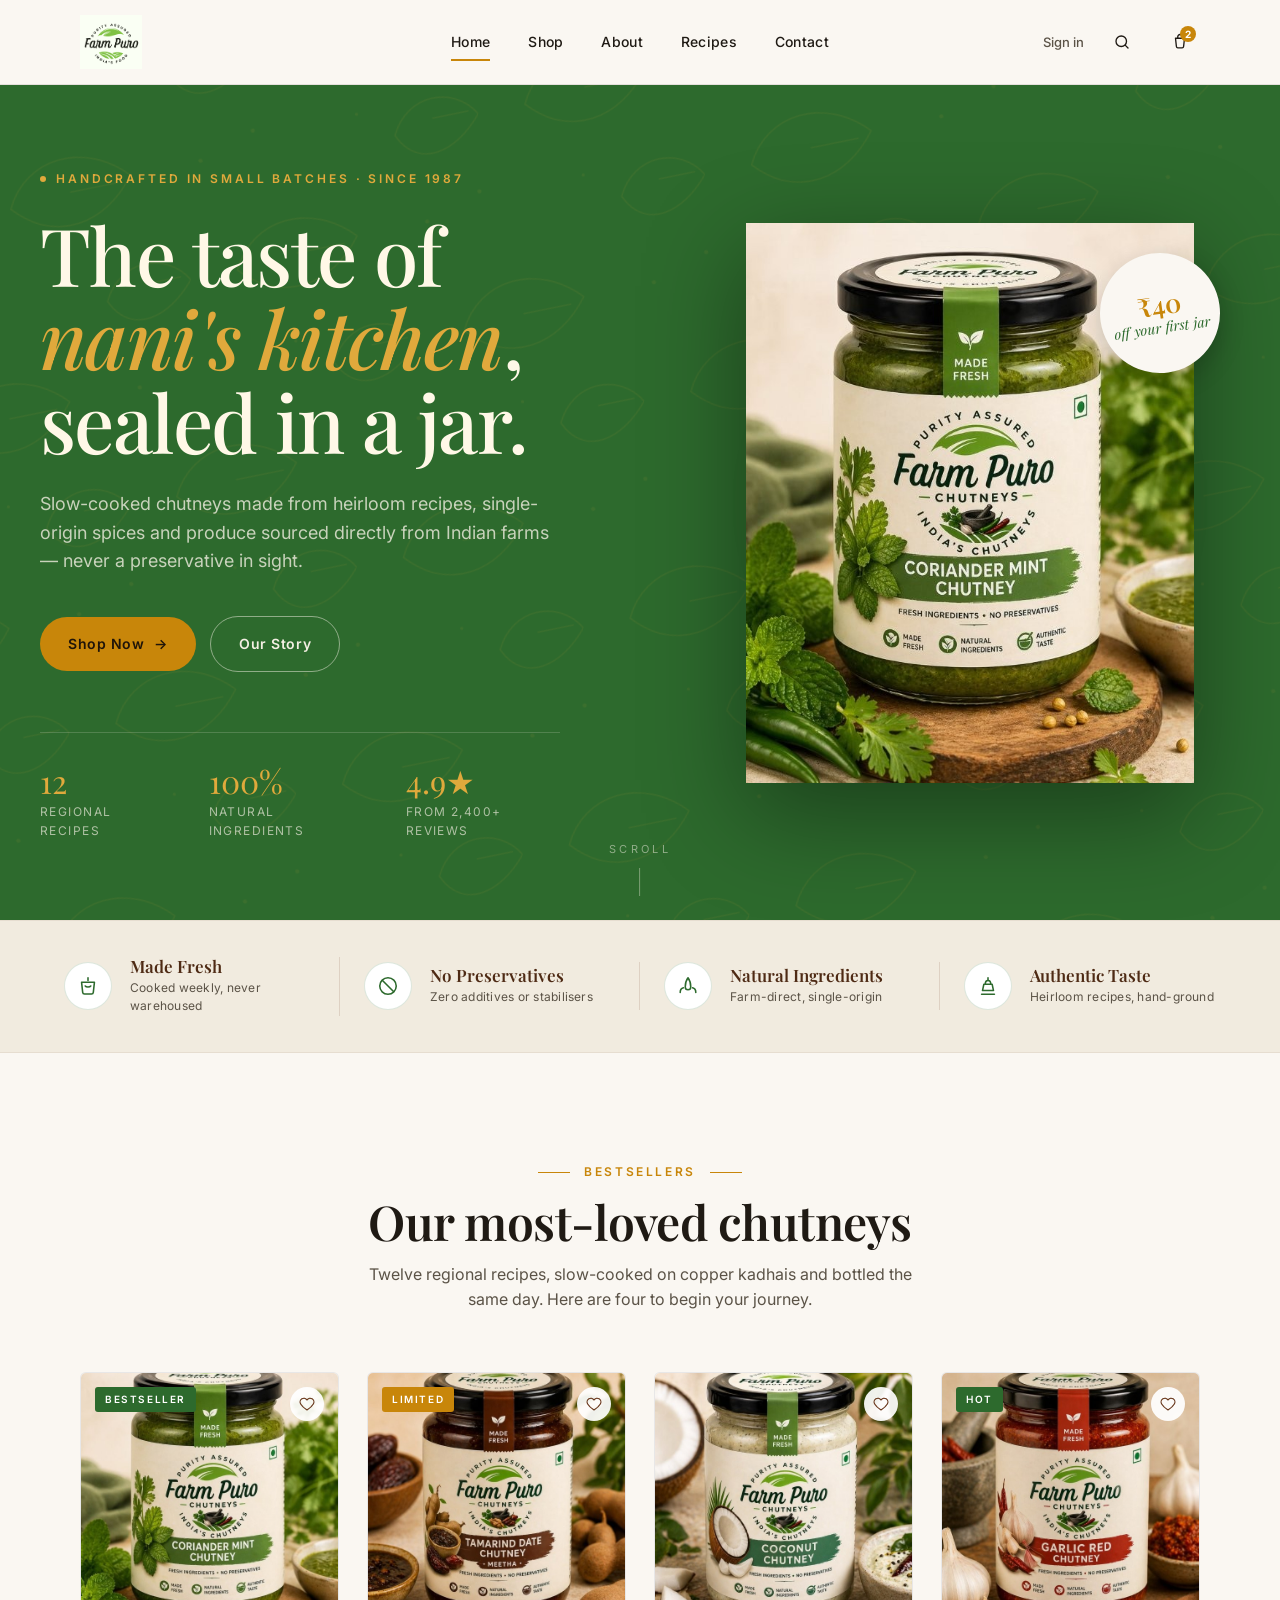
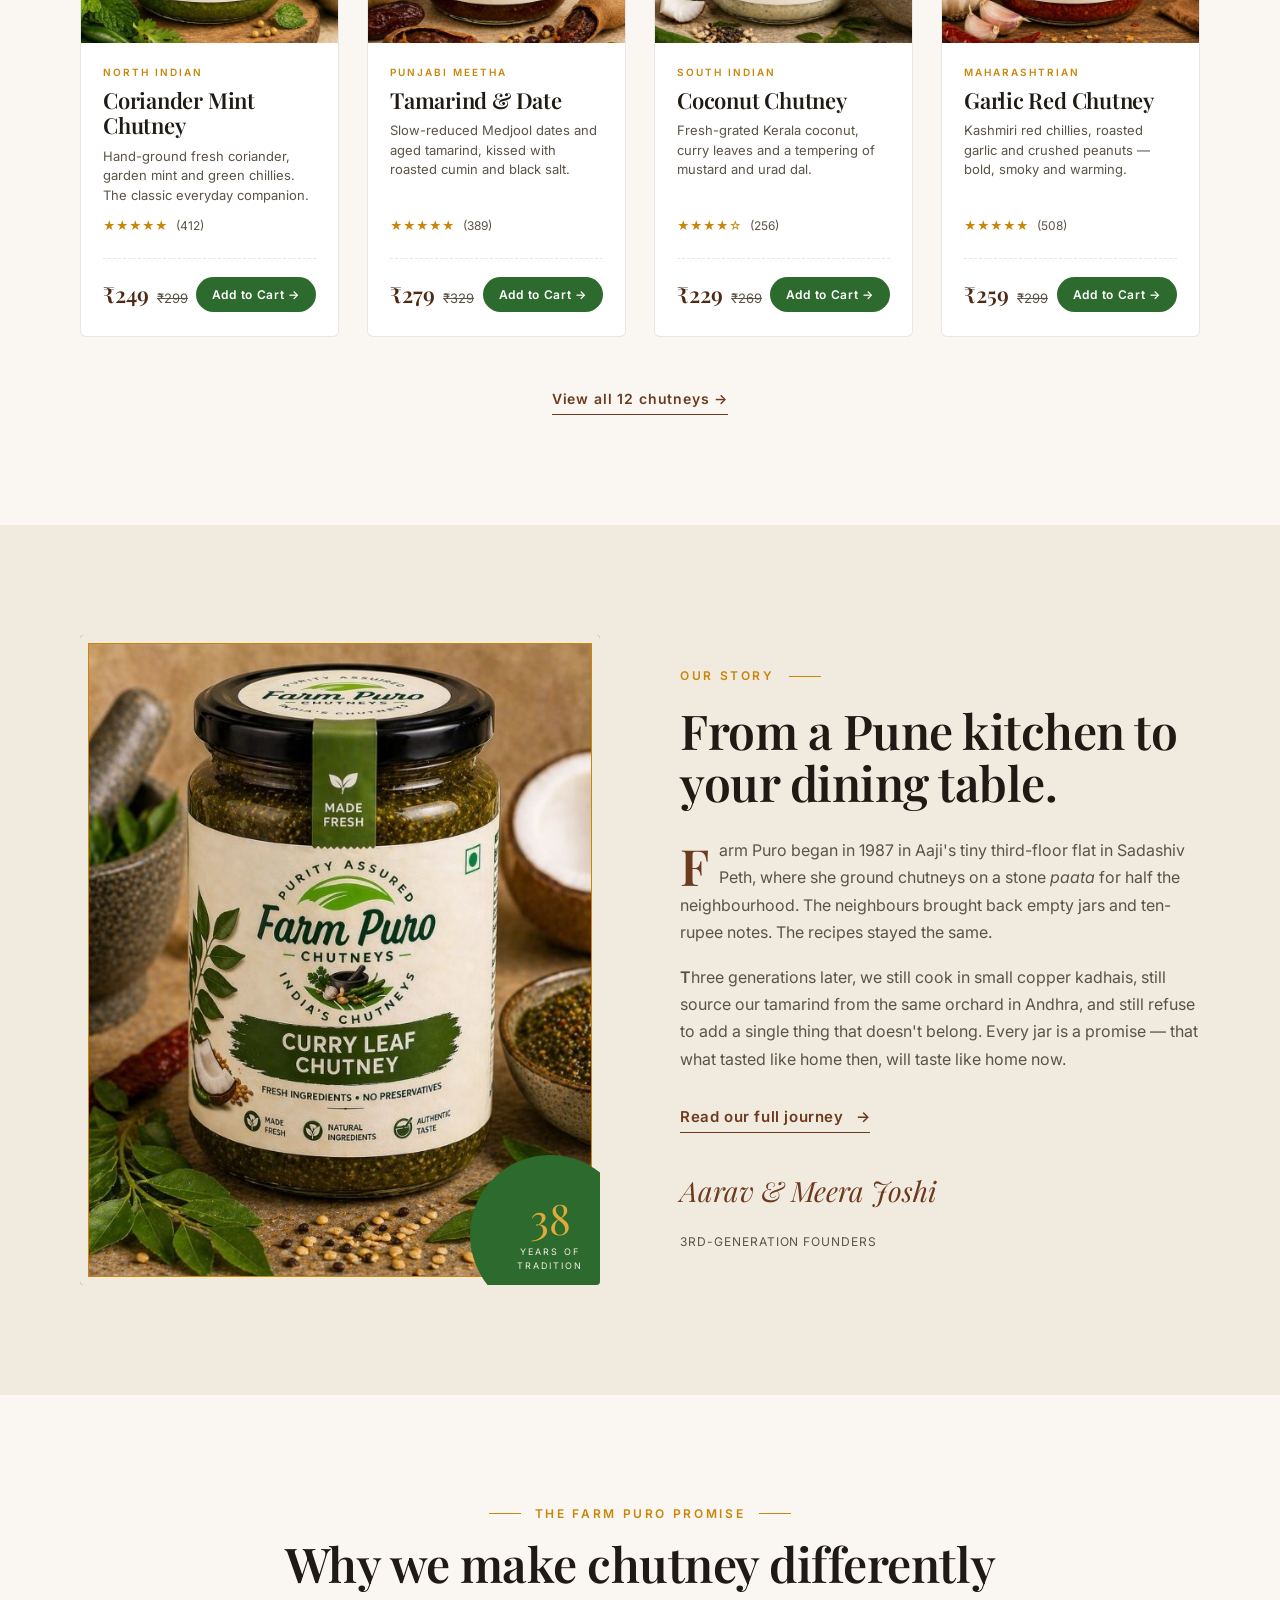
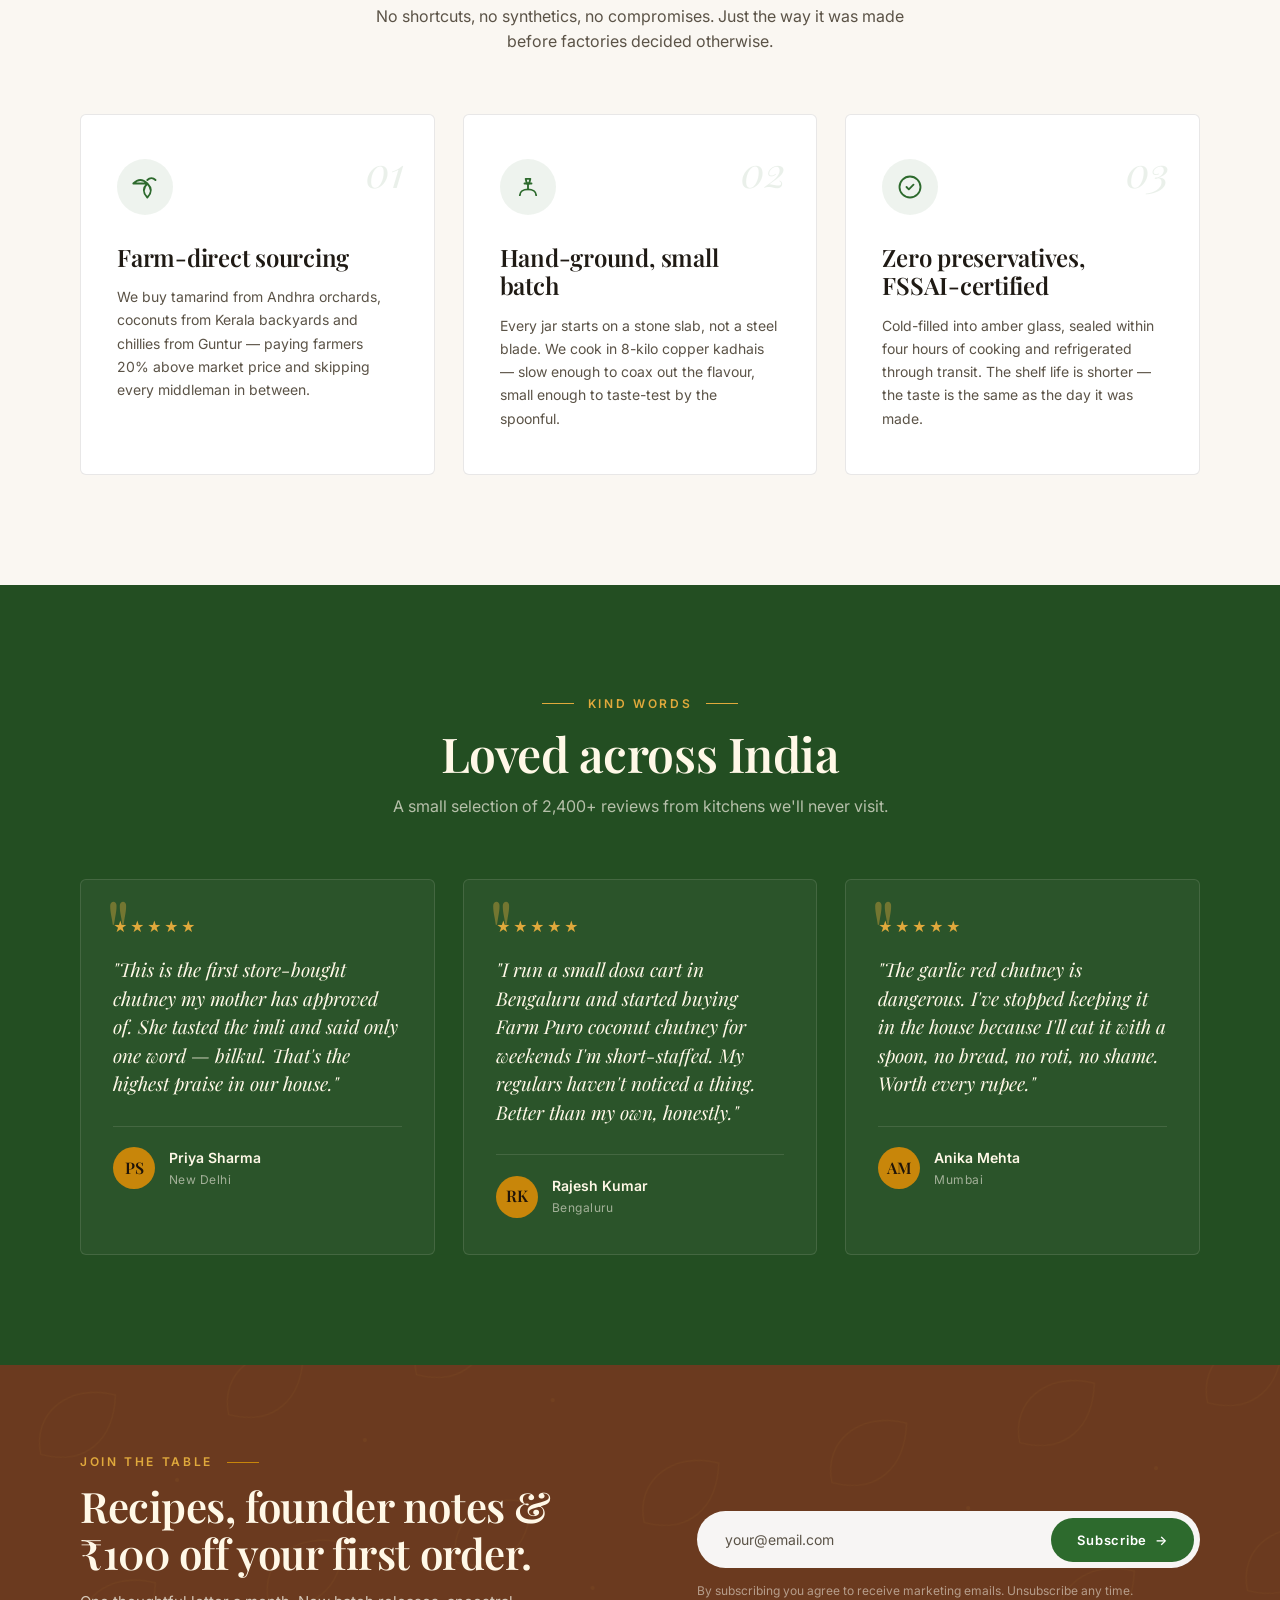
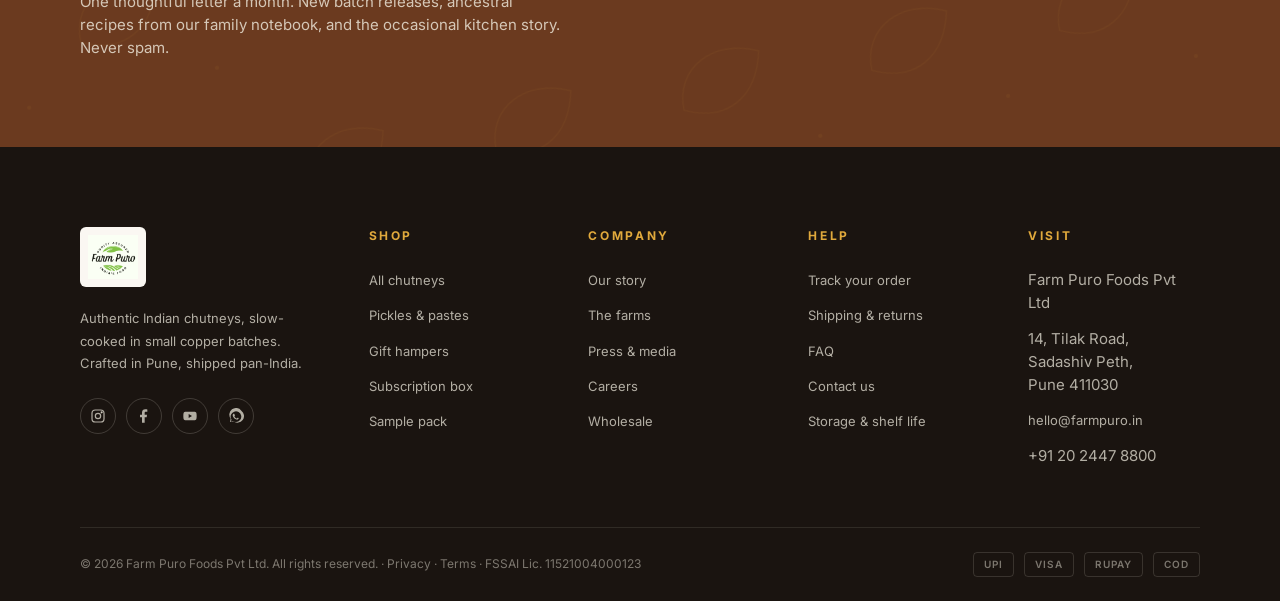
<file: project/Homepage.html>
<!doctype html>
<html lang="en">
<head>
<meta charset="utf-8" />
<title>Farm Puro Chutneys — Authentic Indian Chutneys, Made Fresh</title>
<meta name="viewport" content="width=1280" />
<link rel="preconnect" href="https://fonts.googleapis.com" />
<link rel="preconnect" href="https://fonts.gstatic.com" crossorigin />
<link href="https://fonts.googleapis.com/css2?family=Playfair+Display:ital,wght@0,400;0,500;0,600;0,700;1,400&family=Inter:wght@300;400;500;600;700&display=swap" rel="stylesheet" />
<style>
  :root{
    --green:#2D6A2D;
    --green-deep:#234E22;
    --green-soft:#3D7A3D;
    --brown:#6B3A1F;
    --brown-deep:#4E2A14;
    --cream:#FAF7F2;
    --cream-warm:#F1EBDF;
    --gold:#C8860A;
    --gold-soft:#E0A93C;
    --ink:#1F1A14;
    --ink-soft:#5B5347;
    --rule:rgba(31,26,20,.10);
  }
  *{box-sizing:border-box;margin:0;padding:0}
  html,body{background:var(--cream);color:var(--ink);font-family:'Inter',sans-serif;font-size:15px;line-height:1.55;-webkit-font-smoothing:antialiased}
  img{display:block;max-width:100%}
  a{color:inherit;text-decoration:none}
  button{font-family:inherit;cursor:pointer;border:0;background:none;color:inherit}
  .wrap{max-width:1200px;margin:0 auto;padding:0 40px}
  h1,h2,h3,h4,.serif{font-family:'Playfair Display',serif;font-weight:600;letter-spacing:-.01em;color:var(--ink)}
  .eyebrow{font-family:'Inter',sans-serif;font-size:12px;font-weight:600;letter-spacing:.22em;text-transform:uppercase;color:var(--gold)}

  /* ====================== HEADER ====================== */
  .header{position:sticky;top:0;z-index:50;background:rgba(250,247,242,.92);backdrop-filter:saturate(140%) blur(10px);border-bottom:1px solid var(--rule)}
  .header-inner{display:grid;grid-template-columns:1fr auto 1fr;align-items:center;height:84px;gap:24px}
  .brand{display:flex;align-items:center;gap:10px}
  .brand img{height:54px;width:auto}
  .nav{display:flex;gap:38px;justify-content:center}
  .nav a{font-size:14px;font-weight:500;color:var(--ink);letter-spacing:.02em;position:relative;padding:6px 0}
  .nav a.active::after,.nav a:hover::after{content:"";position:absolute;left:0;right:0;bottom:-2px;height:2px;background:var(--gold)}
  .header-right{display:flex;justify-content:flex-end;align-items:center;gap:18px}
  .icon-btn{width:40px;height:40px;border-radius:50%;display:grid;place-items:center;color:var(--ink);transition:background .2s}
  .icon-btn:hover{background:rgba(45,106,45,.08)}
  .cart{position:relative}
  .cart-badge{position:absolute;top:4px;right:4px;background:var(--gold);color:#fff;font-size:10px;font-weight:700;min-width:16px;height:16px;border-radius:8px;display:grid;place-items:center;padding:0 4px}
  .login{font-size:13px;font-weight:500;color:var(--ink-soft)}
  .login:hover{color:var(--green)}

  /* ====================== HERO ====================== */
  .hero{position:relative;min-height:calc(100vh - 84px);background:var(--green);color:#F4EFE3;overflow:hidden;display:flex;align-items:center}
  .hero-pattern{position:absolute;inset:0;opacity:.08;pointer-events:none}
  .hero-grid{position:relative;display:grid;grid-template-columns:1.05fr .95fr;gap:64px;align-items:center;width:100%;padding:80px 0}
  .hero-eyebrow{display:inline-flex;align-items:center;gap:10px;font-size:12px;letter-spacing:.24em;text-transform:uppercase;font-weight:600;color:var(--gold-soft);margin-bottom:24px}
  .hero-eyebrow .dot{width:6px;height:6px;background:var(--gold-soft);border-radius:50%}
  .hero h1{font-family:'Playfair Display',serif;font-weight:500;color:#FFF8E7;font-size:80px;line-height:1.04;letter-spacing:-.02em}
  .hero h1 em{font-style:italic;color:var(--gold-soft);font-weight:500}
  .hero p.lede{font-size:18px;line-height:1.6;color:rgba(244,239,227,.78);margin:28px 0 40px;max-width:520px}
  .ctas{display:flex;gap:14px;align-items:center}
  .btn{display:inline-flex;align-items:center;gap:10px;padding:16px 28px;border-radius:999px;font-weight:600;font-size:14px;letter-spacing:.04em;transition:transform .15s, background .2s, color .2s}
  .btn-gold{background:var(--gold);color:#1F1409}
  .btn-gold:hover{background:var(--gold-soft);transform:translateY(-1px)}
  .btn-outline{border:1.5px solid rgba(244,239,227,.5);color:#F4EFE3}
  .btn-outline:hover{background:rgba(244,239,227,.08);border-color:#F4EFE3}
  .btn .arrow{transition:transform .2s}
  .btn:hover .arrow{transform:translateX(3px)}

  .hero-stats{display:flex;gap:40px;margin-top:60px;padding-top:32px;border-top:1px solid rgba(244,239,227,.18);max-width:520px}
  .hero-stats .s-num{font-family:'Playfair Display',serif;font-size:32px;color:var(--gold-soft);line-height:1}
  .hero-stats .s-label{font-size:12px;letter-spacing:.12em;text-transform:uppercase;color:rgba(244,239,227,.65);margin-top:6px}

  /* Hero jar showcase */
  .hero-visual{position:relative;height:560px}
  .hero-jar{position:absolute;width:100%;height:100%;display:grid;place-items:center}
  .hero-jar::before{content:"";position:absolute;inset:30px;background:radial-gradient(ellipse at center,rgba(200,134,10,.22),transparent 65%);filter:blur(20px)}
  .hero-jar img{position:relative;max-height:560px;width:auto;filter:drop-shadow(0 30px 50px rgba(0,0,0,.4))}
  .hero-badge{position:absolute;top:30px;right:20px;background:var(--cream);color:var(--green);width:120px;height:120px;border-radius:50%;display:grid;place-items:center;text-align:center;font-family:'Playfair Display',serif;font-style:italic;font-size:14px;line-height:1.2;transform:rotate(-8deg);box-shadow:0 8px 24px rgba(0,0,0,.2);z-index:2}
  .hero-badge strong{display:block;font-family:'Playfair Display',serif;font-size:26px;font-style:normal;font-weight:600;color:var(--gold)}

  .scroll-cue{position:absolute;left:50%;bottom:24px;transform:translateX(-50%);font-size:11px;letter-spacing:.3em;color:rgba(244,239,227,.5);text-transform:uppercase;display:flex;flex-direction:column;align-items:center;gap:10px}
  .scroll-cue::after{content:"";width:1px;height:28px;background:rgba(244,239,227,.4)}

  /* ====================== TRUST BAR ====================== */
  .trust{background:var(--cream-warm);border-top:1px solid rgba(107,58,31,.08);border-bottom:1px solid rgba(107,58,31,.08)}
  .trust-row{display:grid;grid-template-columns:repeat(4,1fr);align-items:center;padding:36px 0}
  .trust-item{display:flex;align-items:center;gap:18px;padding:0 24px;border-right:1px solid rgba(107,58,31,.14)}
  .trust-item:last-child{border-right:0}
  .trust-ic{flex-shrink:0;width:48px;height:48px;border-radius:50%;background:#fff;display:grid;place-items:center;color:var(--green);border:1px solid rgba(45,106,45,.16)}
  .trust-title{font-family:'Playfair Display',serif;font-size:17px;font-weight:600;color:var(--brown-deep);line-height:1.15}
  .trust-sub{font-size:12px;color:var(--ink-soft);margin-top:2px;letter-spacing:.02em}

  /* ====================== SECTIONS ====================== */
  section.pad{padding:110px 0}
  .section-head{text-align:center;margin-bottom:60px}
  .section-head h2{font-size:48px;line-height:1.1;margin:14px 0 14px}
  .section-head p{color:var(--ink-soft);font-size:16px;max-width:560px;margin:0 auto}
  .ornament{display:flex;align-items:center;justify-content:center;gap:14px;color:var(--gold)}
  .ornament .line{width:32px;height:1px;background:currentColor}

  /* PRODUCTS */
  .product-grid{display:grid;grid-template-columns:repeat(4,1fr);gap:28px}
  .product{background:#fff;border:1px solid var(--rule);border-radius:6px;overflow:hidden;display:flex;flex-direction:column;transition:transform .25s, box-shadow .25s;position:relative}
  .product:hover{transform:translateY(-4px);box-shadow:0 18px 40px -16px rgba(31,26,20,.18)}
  .product .pic{position:relative;aspect-ratio:1/1.05;background:var(--cream-warm);overflow:hidden}
  .product .pic img{width:100%;height:100%;object-fit:cover;transition:transform .5s}
  .product:hover .pic img{transform:scale(1.04)}
  .tag{position:absolute;top:14px;left:14px;background:var(--green);color:#fff;font-size:10px;letter-spacing:.16em;text-transform:uppercase;font-weight:600;padding:5px 10px;border-radius:3px}
  .tag.gold{background:var(--gold)}
  .heart{position:absolute;top:14px;right:14px;width:34px;height:34px;border-radius:50%;background:rgba(255,255,255,.92);display:grid;place-items:center;color:var(--brown)}
  .product .body{padding:22px 22px 24px;display:flex;flex-direction:column;gap:8px;flex:1}
  .product .region{font-size:10px;letter-spacing:.2em;text-transform:uppercase;color:var(--gold);font-weight:600}
  .product h3{font-size:22px;line-height:1.15;font-weight:600}
  .product .desc{font-size:13px;color:var(--ink-soft);line-height:1.5;flex:1}
  .product .stars{display:flex;gap:2px;align-items:center;font-size:12px;color:var(--gold);margin-top:4px}
  .product .stars span{color:var(--ink-soft);margin-left:6px}
  .product .row{display:flex;align-items:center;justify-content:space-between;margin-top:14px;padding-top:18px;border-top:1px dashed var(--rule)}
  .price{display:flex;align-items:baseline;gap:8px}
  .price .now{font-family:'Playfair Display',serif;font-size:22px;color:var(--brown-deep);font-weight:600}
  .price .was{font-size:13px;color:var(--ink-soft);text-decoration:line-through}
  .add{display:inline-flex;align-items:center;gap:8px;background:var(--green);color:#fff;padding:10px 16px;border-radius:999px;font-size:12px;font-weight:600;letter-spacing:.06em}
  .add:hover{background:var(--green-deep)}

  .view-all{text-align:center;margin-top:50px}
  .view-all a{display:inline-flex;align-items:center;gap:10px;color:var(--brown);font-weight:600;font-size:14px;letter-spacing:.06em;border-bottom:1px solid var(--brown);padding-bottom:4px}
  .view-all a:hover{color:var(--green)}

  /* BRAND STORY */
  .story{background:var(--cream-warm)}
  .story-grid{display:grid;grid-template-columns:1fr 1fr;gap:80px;align-items:center}
  .story-img{position:relative;aspect-ratio:4/5;border-radius:4px;overflow:hidden}
  .story-img img{width:100%;height:100%;object-fit:cover}
  .story-img::after{content:"";position:absolute;inset:0;box-shadow:inset 0 0 0 8px var(--cream-warm), inset 0 0 0 9px var(--gold)}
  .story-stamp{position:absolute;bottom:-30px;right:-30px;width:160px;height:160px;border-radius:50%;background:var(--green);color:var(--gold-soft);display:grid;place-items:center;text-align:center;padding:30px;z-index:2}
  .story-stamp .yr{font-family:'Playfair Display',serif;font-size:42px;line-height:1;color:var(--gold-soft)}
  .story-stamp .lbl{font-size:9px;letter-spacing:.22em;text-transform:uppercase;color:#F4EFE3;margin-top:6px}
  .story-content h2{font-size:48px;line-height:1.1;margin:18px 0 28px}
  .story-content p{color:var(--ink-soft);font-size:16px;margin-bottom:18px;line-height:1.7}
  .story-content p:first-letter{font-family:'Playfair Display',serif;font-size:50px;float:left;line-height:.9;padding:6px 10px 0 0;color:var(--brown);font-weight:600}
  .story-content p + p:first-letter{font-size:inherit;float:none;padding:0;color:inherit;font-family:inherit}
  .story-link{display:inline-flex;align-items:center;gap:12px;margin-top:14px;color:var(--brown);font-weight:600;letter-spacing:.04em;border-bottom:1px solid var(--brown);padding-bottom:4px}
  .signature{margin-top:36px;display:flex;align-items:center;gap:18px}
  .signature .sig{font-family:'Playfair Display',serif;font-style:italic;font-size:28px;color:var(--brown)}
  .signature .who{font-size:12px;color:var(--ink-soft);letter-spacing:.08em;text-transform:uppercase}

  /* WHY */
  .why-grid{display:grid;grid-template-columns:repeat(3,1fr);gap:28px}
  .why-card{background:#fff;border:1px solid var(--rule);padding:44px 36px;border-radius:6px;position:relative}
  .why-card .num{position:absolute;top:24px;right:30px;font-family:'Playfair Display',serif;font-size:42px;color:rgba(45,106,45,.10);font-style:italic}
  .why-ic{width:56px;height:56px;border-radius:50%;background:rgba(45,106,45,.08);color:var(--green);display:grid;place-items:center;margin-bottom:28px}
  .why-card h3{font-size:24px;line-height:1.2;margin-bottom:14px}
  .why-card p{color:var(--ink-soft);font-size:14px;line-height:1.65}

  /* TESTIMONIALS */
  .test{background:var(--green-deep);color:#F4EFE3;position:relative;overflow:hidden}
  .test .section-head h2{color:#FFF8E7}
  .test .section-head p{color:rgba(244,239,227,.7)}
  .test .ornament{color:var(--gold-soft)}
  .test .eyebrow{color:var(--gold-soft)}
  .test-grid{display:grid;grid-template-columns:repeat(3,1fr);gap:28px}
  .quote{background:rgba(255,255,255,.04);border:1px solid rgba(244,239,227,.12);border-radius:6px;padding:36px 32px;position:relative}
  .quote .mark{font-family:'Playfair Display',serif;font-size:88px;line-height:1;color:var(--gold-soft);position:absolute;top:6px;left:24px;opacity:.4}
  .quote .stars{color:var(--gold-soft);font-size:14px;margin-bottom:18px;position:relative;letter-spacing:2px}
  .quote blockquote{font-family:'Playfair Display',serif;font-style:italic;font-size:19px;line-height:1.5;color:#FFF8E7;margin-bottom:28px;position:relative}
  .who{display:flex;align-items:center;gap:14px;padding-top:20px;border-top:1px solid rgba(244,239,227,.12)}
  .ava{width:42px;height:42px;border-radius:50%;background:var(--gold);color:#1F1409;display:grid;place-items:center;font-weight:600;font-family:'Playfair Display',serif;font-size:16px}
  .who-name{font-size:14px;font-weight:600;color:#FFF8E7}
  .who-city{font-size:12px;color:rgba(244,239,227,.6);margin-top:2px;letter-spacing:.04em}

  /* NEWSLETTER */
  .news{background:var(--brown);color:#F4EFE3;padding:88px 0;position:relative;overflow:hidden}
  .news-pattern{position:absolute;inset:0;opacity:.06;pointer-events:none}
  .news-inner{display:grid;grid-template-columns:1.05fr .95fr;gap:60px;align-items:center;position:relative}
  .news h2{color:#FFF8E7;font-size:42px;line-height:1.1;margin:12px 0 14px}
  .news p{color:rgba(244,239,227,.78);font-size:15px;max-width:480px}
  .news .eyebrow{color:var(--gold-soft)}
  .news-form{display:flex;background:rgba(255,255,255,.95);border-radius:999px;padding:6px;align-items:center}
  .news-form input{flex:1;border:0;background:transparent;padding:14px 22px;font-family:inherit;font-size:14px;color:var(--ink);outline:none}
  .news-form input::placeholder{color:var(--ink-soft)}
  .news-form button{background:var(--green);color:#fff;padding:14px 26px;border-radius:999px;font-weight:600;font-size:13px;letter-spacing:.06em;display:inline-flex;align-items:center;gap:8px}
  .news-form button:hover{background:var(--green-deep)}
  .news .fine{font-size:12px;color:rgba(244,239,227,.55);margin-top:14px}

  /* FOOTER */
  footer{background:#1A1410;color:rgba(244,239,227,.7);padding:80px 0 0}
  .foot-grid{display:grid;grid-template-columns:1.4fr 1fr 1fr 1fr 1fr;gap:48px;padding-bottom:60px}
  .foot-brand img{height:60px;background:#FAF7F2;padding:8px;border-radius:6px}
  .foot-brand p{margin-top:20px;font-size:13px;line-height:1.7;max-width:280px}
  .socials{display:flex;gap:10px;margin-top:24px}
  .socials a{width:36px;height:36px;border-radius:50%;border:1px solid rgba(244,239,227,.18);display:grid;place-items:center;color:rgba(244,239,227,.7)}
  .socials a:hover{background:var(--gold);color:#1F1409;border-color:var(--gold)}
  .foot-col h4{font-family:'Inter',sans-serif;font-size:12px;font-weight:700;letter-spacing:.22em;text-transform:uppercase;color:var(--gold-soft);margin-bottom:22px}
  .foot-col ul{list-style:none;display:flex;flex-direction:column;gap:12px}
  .foot-col a{font-size:13px;color:rgba(244,239,227,.7)}
  .foot-col a:hover{color:#FFF8E7}
  .copy{border-top:1px solid rgba(244,239,227,.10);padding:24px 0;display:flex;justify-content:space-between;align-items:center;font-size:12px;color:rgba(244,239,227,.45)}
  .copy .pays{display:flex;gap:10px;align-items:center}
  .copy .pays span{padding:4px 10px;border:1px solid rgba(244,239,227,.14);border-radius:4px;font-size:10px;letter-spacing:.1em;font-weight:600}

  svg{display:block}
</style>
</head>
<body>

<!-- ====================== HEADER ====================== -->
<header class="header" data-screen-label="Header">
  <div class="wrap header-inner">
    <a class="brand" href="#">
      <img src="assets/logo.png" alt="Farm Puro Chutneys" />
    </a>
    <nav class="nav">
      <a href="#" class="active">Home</a>
      <a href="#">Shop</a>
      <a href="#">About</a>
      <a href="#">Recipes</a>
      <a href="#">Contact</a>
    </nav>
    <div class="header-right">
      <a href="#" class="login">Sign in</a>
      <button class="icon-btn" aria-label="Search">
        <svg width="18" height="18" viewBox="0 0 24 24" fill="none" stroke="currentColor" stroke-width="1.8" stroke-linecap="round"><circle cx="11" cy="11" r="7"/><path d="m20 20-3.5-3.5"/></svg>
      </button>
      <button class="icon-btn cart" aria-label="Cart">
        <svg width="18" height="20" viewBox="0 0 24 24" fill="none" stroke="currentColor" stroke-width="1.8" stroke-linecap="round" stroke-linejoin="round"><path d="M6 7h12l-1.2 11a2 2 0 0 1-2 1.8H9.2a2 2 0 0 1-2-1.8L6 7Z"/><path d="M9 7V5a3 3 0 0 1 6 0v2"/></svg>
        <span class="cart-badge">2</span>
      </button>
    </div>
  </div>
</header>

<!-- ====================== HERO ====================== -->
<section class="hero" data-screen-label="Hero">
  <!-- leaf pattern -->
  <svg class="hero-pattern" viewBox="0 0 1200 800" preserveAspectRatio="xMidYMid slice" xmlns="http://www.w3.org/2000/svg" aria-hidden="true">
    <defs>
      <pattern id="leaves" x="0" y="0" width="220" height="220" patternUnits="userSpaceOnUse" patternTransform="rotate(15)">
        <path d="M40 110 C 40 60, 90 30, 140 50 C 130 100, 90 130, 40 110 Z M90 80 L 130 60" fill="none" stroke="#E0A93C" stroke-width="1.4" stroke-linecap="round"/>
        <path d="M150 170 C 150 130, 190 110, 220 130 C 210 170, 180 195, 150 170 Z M180 145 L 210 130" fill="none" stroke="#E0A93C" stroke-width="1.4" stroke-linecap="round"/>
        <circle cx="20" cy="200" r="2" fill="#E0A93C"/>
        <circle cx="200" cy="20" r="2" fill="#E0A93C"/>
        <circle cx="110" cy="160" r="1.5" fill="#E0A93C"/>
      </pattern>
    </defs>
    <rect width="1200" height="800" fill="url(#leaves)"/>
  </svg>

  <div class="wrap hero-grid">
    <div class="hero-copy">
      <div class="hero-eyebrow"><span class="dot"></span>Handcrafted in small batches · Since 1987</div>
      <h1>The taste of <em>nani's kitchen</em>, sealed in a jar.</h1>
      <p class="lede">Slow-cooked chutneys made from heirloom recipes, single-origin spices and produce sourced directly from Indian farms — never a preservative in sight.</p>
      <div class="ctas">
        <a class="btn btn-gold" href="#">Shop Now <span class="arrow">→</span></a>
        <a class="btn btn-outline" href="#">Our Story</a>
      </div>
      <div class="hero-stats">
        <div><div class="s-num">12</div><div class="s-label">Regional recipes</div></div>
        <div><div class="s-num">100%</div><div class="s-label">Natural ingredients</div></div>
        <div><div class="s-num">4.9★</div><div class="s-label">From 2,400+ reviews</div></div>
      </div>
    </div>
    <div class="hero-visual">
      <div class="hero-badge"><div><strong>₹40</strong>off your first jar</div></div>
      <div class="hero-jar"><img src="assets/coriander-mint.jpg" alt="Coriander Mint Chutney" /></div>
    </div>
  </div>

  <div class="scroll-cue">Scroll</div>
</section>

<!-- ====================== TRUST BAR ====================== -->
<section class="trust" data-screen-label="Trust Bar">
  <div class="wrap trust-row">
    <div class="trust-item">
      <div class="trust-ic">
        <svg width="22" height="22" viewBox="0 0 24 24" fill="none" stroke="currentColor" stroke-width="1.7" stroke-linecap="round" stroke-linejoin="round"><path d="M12 3v3"/><path d="M5 8h14l-1.2 11a2 2 0 0 1-2 1.8H8.2a2 2 0 0 1-2-1.8L5 8Z"/><path d="M9 12c1 1.5 5 1.5 6 0"/></svg>
      </div>
      <div>
        <div class="trust-title">Made Fresh</div>
        <div class="trust-sub">Cooked weekly, never warehoused</div>
      </div>
    </div>
    <div class="trust-item">
      <div class="trust-ic">
        <svg width="22" height="22" viewBox="0 0 24 24" fill="none" stroke="currentColor" stroke-width="1.7" stroke-linecap="round" stroke-linejoin="round"><circle cx="12" cy="12" r="9"/><path d="m6 6 12 12"/></svg>
      </div>
      <div>
        <div class="trust-title">No Preservatives</div>
        <div class="trust-sub">Zero additives or stabilisers</div>
      </div>
    </div>
    <div class="trust-item">
      <div class="trust-ic">
        <svg width="22" height="22" viewBox="0 0 24 24" fill="none" stroke="currentColor" stroke-width="1.7" stroke-linecap="round" stroke-linejoin="round"><path d="M12 3c-3 4-3 7-3 10a3 3 0 1 0 6 0c0-3 0-6-3-10Z"/><path d="M7 14c-2 .5-3.5 2.5-3.5 5"/><path d="M17 14c2 .5 3.5 2.5 3.5 5"/></svg>
      </div>
      <div>
        <div class="trust-title">Natural Ingredients</div>
        <div class="trust-sub">Farm-direct, single-origin</div>
      </div>
    </div>
    <div class="trust-item">
      <div class="trust-ic">
        <svg width="22" height="22" viewBox="0 0 24 24" fill="none" stroke="currentColor" stroke-width="1.7" stroke-linecap="round" stroke-linejoin="round"><path d="M5 21h14"/><path d="M6 17h12l-1.5-7H7.5L6 17Z"/><path d="M9 10c0-2 1-4 3-4s3 2 3 4"/><path d="M12 6V3"/></svg>
      </div>
      <div>
        <div class="trust-title">Authentic Taste</div>
        <div class="trust-sub">Heirloom recipes, hand-ground</div>
      </div>
    </div>
  </div>
</section>

<!-- ====================== FEATURED PRODUCTS ====================== -->
<section class="pad" data-screen-label="Featured Products">
  <div class="wrap">
    <div class="section-head">
      <div class="ornament"><span class="line"></span><span class="eyebrow">Bestsellers</span><span class="line"></span></div>
      <h2>Our most-loved chutneys</h2>
      <p>Twelve regional recipes, slow-cooked on copper kadhais and bottled the same day. Here are four to begin your journey.</p>
    </div>

    <div class="product-grid">
      <!-- Card 1 -->
      <article class="product">
        <div class="pic">
          <span class="tag">Bestseller</span>
          <button class="heart" aria-label="Save">
            <svg width="16" height="16" viewBox="0 0 24 24" fill="none" stroke="currentColor" stroke-width="1.8" stroke-linecap="round" stroke-linejoin="round"><path d="M12 21s-7-4.5-9.5-9A5.5 5.5 0 0 1 12 6a5.5 5.5 0 0 1 9.5 6c-2.5 4.5-9.5 9-9.5 9Z"/></svg>
          </button>
          <img src="assets/coriander-mint.jpg" alt="Coriander Mint Chutney" />
        </div>
        <div class="body">
          <div class="region">North Indian</div>
          <h3>Coriander Mint Chutney</h3>
          <p class="desc">Hand-ground fresh coriander, garden mint and green chillies. The classic everyday companion.</p>
          <div class="stars">★★★★★ <span>(412)</span></div>
          <div class="row">
            <div class="price"><span class="now">₹249</span><span class="was">₹299</span></div>
            <button class="add">Add to Cart →</button>
          </div>
        </div>
      </article>

      <!-- Card 2 -->
      <article class="product">
        <div class="pic">
          <span class="tag gold">Limited</span>
          <button class="heart" aria-label="Save">
            <svg width="16" height="16" viewBox="0 0 24 24" fill="none" stroke="currentColor" stroke-width="1.8" stroke-linecap="round" stroke-linejoin="round"><path d="M12 21s-7-4.5-9.5-9A5.5 5.5 0 0 1 12 6a5.5 5.5 0 0 1 9.5 6c-2.5 4.5-9.5 9-9.5 9Z"/></svg>
          </button>
          <img src="assets/tamarind-date.jpg" alt="Tamarind Date Chutney" />
        </div>
        <div class="body">
          <div class="region">Punjabi Meetha</div>
          <h3>Tamarind &amp; Date</h3>
          <p class="desc">Slow-reduced Medjool dates and aged tamarind, kissed with roasted cumin and black salt.</p>
          <div class="stars">★★★★★ <span>(389)</span></div>
          <div class="row">
            <div class="price"><span class="now">₹279</span><span class="was">₹329</span></div>
            <button class="add">Add to Cart →</button>
          </div>
        </div>
      </article>

      <!-- Card 3 -->
      <article class="product">
        <div class="pic">
          <button class="heart" aria-label="Save">
            <svg width="16" height="16" viewBox="0 0 24 24" fill="none" stroke="currentColor" stroke-width="1.8" stroke-linecap="round" stroke-linejoin="round"><path d="M12 21s-7-4.5-9.5-9A5.5 5.5 0 0 1 12 6a5.5 5.5 0 0 1 9.5 6c-2.5 4.5-9.5 9-9.5 9Z"/></svg>
          </button>
          <img src="assets/coconut.jpg" alt="Coconut Chutney" />
        </div>
        <div class="body">
          <div class="region">South Indian</div>
          <h3>Coconut Chutney</h3>
          <p class="desc">Fresh-grated Kerala coconut, curry leaves and a tempering of mustard and urad dal.</p>
          <div class="stars">★★★★☆ <span>(256)</span></div>
          <div class="row">
            <div class="price"><span class="now">₹229</span><span class="was">₹269</span></div>
            <button class="add">Add to Cart →</button>
          </div>
        </div>
      </article>

      <!-- Card 4 -->
      <article class="product">
        <div class="pic">
          <span class="tag">Hot</span>
          <button class="heart" aria-label="Save">
            <svg width="16" height="16" viewBox="0 0 24 24" fill="none" stroke="currentColor" stroke-width="1.8" stroke-linecap="round" stroke-linejoin="round"><path d="M12 21s-7-4.5-9.5-9A5.5 5.5 0 0 1 12 6a5.5 5.5 0 0 1 9.5 6c-2.5 4.5-9.5 9-9.5 9Z"/></svg>
          </button>
          <img src="assets/garlic-red.jpg" alt="Garlic Red Chutney" />
        </div>
        <div class="body">
          <div class="region">Maharashtrian</div>
          <h3>Garlic Red Chutney</h3>
          <p class="desc">Kashmiri red chillies, roasted garlic and crushed peanuts — bold, smoky and warming.</p>
          <div class="stars">★★★★★ <span>(508)</span></div>
          <div class="row">
            <div class="price"><span class="now">₹259</span><span class="was">₹299</span></div>
            <button class="add">Add to Cart →</button>
          </div>
        </div>
      </article>
    </div>

    <div class="view-all"><a href="#">View all 12 chutneys →</a></div>
  </div>
</section>

<!-- ====================== BRAND STORY ====================== -->
<section class="pad story" data-screen-label="Brand Story">
  <div class="wrap story-grid">
    <div class="story-img">
      <img src="assets/story.jpg" alt="Hand-ground curry leaf chutney with stone mortar" />
      <div class="story-stamp">
        <div><div class="yr">38</div><div class="lbl">Years of tradition</div></div>
      </div>
    </div>
    <div class="story-content">
      <div class="ornament" style="justify-content:flex-start"><span class="eyebrow">Our story</span><span class="line"></span></div>
      <h2>From a Pune kitchen to your dining table.</h2>
      <p>Farm Puro began in 1987 in Aaji's tiny third-floor flat in Sadashiv Peth, where she ground chutneys on a stone <em>paata</em> for half the neighbourhood. The neighbours brought back empty jars and ten-rupee notes. The recipes stayed the same.</p>
      <p>Three generations later, we still cook in small copper kadhais, still source our tamarind from the same orchard in Andhra, and still refuse to add a single thing that doesn't belong. Every jar is a promise — that what tasted like home then, will taste like home now.</p>
      <a class="story-link" href="#">Read our full journey <span>→</span></a>
      <div class="signature">
        <div>
          <div class="sig">Aarav &amp; Meera Joshi</div>
          <div class="who">3rd-generation founders</div>
        </div>
      </div>
    </div>
  </div>
</section>

<!-- ====================== WHY FARM PURO ====================== -->
<section class="pad" data-screen-label="Why Farm Puro" style="background:var(--cream)">
  <div class="wrap">
    <div class="section-head">
      <div class="ornament"><span class="line"></span><span class="eyebrow">The Farm Puro promise</span><span class="line"></span></div>
      <h2>Why we make chutney differently</h2>
      <p>No shortcuts, no synthetics, no compromises. Just the way it was made before factories decided otherwise.</p>
    </div>
    <div class="why-grid">
      <div class="why-card">
        <div class="num">01</div>
        <div class="why-ic">
          <svg width="28" height="28" viewBox="0 0 24 24" fill="none" stroke="currentColor" stroke-width="1.6" stroke-linecap="round" stroke-linejoin="round"><path d="M3 12c4-4 8-4 12 0s4 8 0 12c-4-4-4-8 0-12Z" transform="translate(-1 -3)"/><path d="M14 6c2-2 5-2 7 0"/></svg>
        </div>
        <h3>Farm-direct sourcing</h3>
        <p>We buy tamarind from Andhra orchards, coconuts from Kerala backyards and chillies from Guntur — paying farmers 20% above market price and skipping every middleman in between.</p>
      </div>
      <div class="why-card">
        <div class="num">02</div>
        <div class="why-ic">
          <svg width="28" height="28" viewBox="0 0 24 24" fill="none" stroke="currentColor" stroke-width="1.6" stroke-linecap="round" stroke-linejoin="round"><path d="M5 19c0-3 3-5 7-5s7 2 7 5"/><path d="M12 14V9"/><path d="M9 9h6"/><path d="M10 5h4l-1 4h-2L10 5Z"/></svg>
        </div>
        <h3>Hand-ground, small batch</h3>
        <p>Every jar starts on a stone slab, not a steel blade. We cook in 8-kilo copper kadhais — slow enough to coax out the flavour, small enough to taste-test by the spoonful.</p>
      </div>
      <div class="why-card">
        <div class="num">03</div>
        <div class="why-ic">
          <svg width="28" height="28" viewBox="0 0 24 24" fill="none" stroke="currentColor" stroke-width="1.6" stroke-linecap="round" stroke-linejoin="round"><circle cx="12" cy="12" r="9"/><path d="m9 12 2 2 4-4"/></svg>
        </div>
        <h3>Zero preservatives, FSSAI-certified</h3>
        <p>Cold-filled into amber glass, sealed within four hours of cooking and refrigerated through transit. The shelf life is shorter — the taste is the same as the day it was made.</p>
      </div>
    </div>
  </div>
</section>

<!-- ====================== TESTIMONIALS ====================== -->
<section class="pad test" data-screen-label="Testimonials">
  <div class="wrap">
    <div class="section-head">
      <div class="ornament"><span class="line"></span><span class="eyebrow">Kind words</span><span class="line"></span></div>
      <h2>Loved across India</h2>
      <p>A small selection of 2,400+ reviews from kitchens we'll never visit.</p>
    </div>
    <div class="test-grid">
      <div class="quote">
        <span class="mark">"</span>
        <div class="stars">★★★★★</div>
        <blockquote>"This is the first store-bought chutney my mother has approved of. She tasted the imli and said only one word — <em>bilkul</em>. That's the highest praise in our house."</blockquote>
        <div class="who"><div class="ava">PS</div><div><div class="who-name">Priya Sharma</div><div class="who-city">New Delhi</div></div></div>
      </div>
      <div class="quote">
        <span class="mark">"</span>
        <div class="stars">★★★★★</div>
        <blockquote>"I run a small dosa cart in Bengaluru and started buying Farm Puro coconut chutney for weekends I'm short-staffed. My regulars haven't noticed a thing. Better than my own, honestly."</blockquote>
        <div class="who"><div class="ava">RK</div><div><div class="who-name">Rajesh Kumar</div><div class="who-city">Bengaluru</div></div></div>
      </div>
      <div class="quote">
        <span class="mark">"</span>
        <div class="stars">★★★★★</div>
        <blockquote>"The garlic red chutney is dangerous. I've stopped keeping it in the house because I'll eat it with a spoon, no bread, no roti, no shame. Worth every rupee."</blockquote>
        <div class="who"><div class="ava">AM</div><div><div class="who-name">Anika Mehta</div><div class="who-city">Mumbai</div></div></div>
      </div>
    </div>
  </div>
</section>

<!-- ====================== NEWSLETTER ====================== -->
<section class="news" data-screen-label="Newsletter">
  <svg class="news-pattern" viewBox="0 0 1200 400" preserveAspectRatio="xMidYMid slice" xmlns="http://www.w3.org/2000/svg" aria-hidden="true">
    <defs>
      <pattern id="leaves2" x="0" y="0" width="180" height="180" patternUnits="userSpaceOnUse" patternTransform="rotate(-12)">
        <path d="M20 90 C 20 50, 60 30, 100 50 C 90 90, 60 110, 20 90 Z" fill="none" stroke="#E0A93C" stroke-width="1.2"/>
        <circle cx="140" cy="140" r="2" fill="#E0A93C"/>
      </pattern>
    </defs>
    <rect width="1200" height="400" fill="url(#leaves2)"/>
  </svg>
  <div class="wrap news-inner">
    <div>
      <div class="ornament" style="justify-content:flex-start"><span class="eyebrow">Join the table</span><span class="line"></span></div>
      <h2>Recipes, founder notes &amp; ₹100 off your first order.</h2>
      <p>One thoughtful letter a month. New batch releases, ancestral recipes from our family notebook, and the occasional kitchen story. Never spam.</p>
    </div>
    <div>
      <form class="news-form" onsubmit="event.preventDefault()">
        <input type="email" placeholder="your@email.com" />
        <button type="submit">Subscribe <span>→</span></button>
      </form>
      <div class="fine">By subscribing you agree to receive marketing emails. Unsubscribe any time.</div>
    </div>
  </div>
</section>

<!-- ====================== FOOTER ====================== -->
<footer data-screen-label="Footer">
  <div class="wrap">
    <div class="foot-grid">
      <div class="foot-brand">
        <img src="assets/logo.png" alt="Farm Puro" />
        <p>Authentic Indian chutneys, slow-cooked in small copper batches. Crafted in Pune, shipped pan-India.</p>
        <div class="socials">
          <a href="#" aria-label="Instagram"><svg width="16" height="16" viewBox="0 0 24 24" fill="none" stroke="currentColor" stroke-width="1.8"><rect x="3" y="3" width="18" height="18" rx="5"/><circle cx="12" cy="12" r="4"/><circle cx="17.5" cy="6.5" r=".8" fill="currentColor"/></svg></a>
          <a href="#" aria-label="Facebook"><svg width="16" height="16" viewBox="0 0 24 24" fill="currentColor"><path d="M13 22v-8h3l.5-4H13V7.5c0-1.2.4-2 2-2h2V2.2C16.6 2.1 15.4 2 14 2c-3 0-5 1.8-5 5v3H6v4h3v8h4Z"/></svg></a>
          <a href="#" aria-label="YouTube"><svg width="16" height="16" viewBox="0 0 24 24" fill="currentColor"><path d="M22 12c0-3-.3-4.5-.8-5.2-.5-.7-1.3-1-2.2-1.1C17 5.5 12 5.5 12 5.5s-5 0-7 .2c-.9 0-1.7.4-2.2 1.1C2.3 7.5 2 9 2 12s.3 4.5.8 5.2c.5.7 1.3 1 2.2 1.1 2 .2 7 .2 7 .2s5 0 7-.2c.9 0 1.7-.4 2.2-1.1.5-.7.8-2.2.8-5.2Zm-12 3V9l5 3-5 3Z"/></svg></a>
          <a href="#" aria-label="WhatsApp"><svg width="16" height="16" viewBox="0 0 24 24" fill="currentColor"><path d="M20 4A10 10 0 0 0 4 16l-1 5 5-1A10 10 0 1 0 20 4Zm-8 17a8 8 0 0 1-4.3-1.2l-.3-.2-3 .7.8-3-.2-.3A8 8 0 1 1 12 21Zm4.6-5.6c-.3-.1-1.5-.7-1.7-.8-.2-.1-.4-.1-.6.1-.2.2-.7.8-.8 1-.1.1-.3.2-.5.1-1.5-.7-2.4-1.3-3.4-3-.3-.4.3-.4.7-1.3.1-.2 0-.4 0-.5 0-.1-.6-1.4-.8-1.9-.2-.5-.4-.4-.6-.4h-.5c-.2 0-.4 0-.6.3-.2.2-.8.8-.8 2s.8 2.3.9 2.5c.1.2 1.6 2.4 3.8 3.4 1.4.6 1.9.6 2.6.5.4 0 1.3-.5 1.5-1.1.2-.5.2-1 .1-1.1 0-.1-.2-.2-.5-.3Z"/></svg></a>
        </div>
      </div>
      <div class="foot-col">
        <h4>Shop</h4>
        <ul>
          <li><a href="#">All chutneys</a></li>
          <li><a href="#">Pickles &amp; pastes</a></li>
          <li><a href="#">Gift hampers</a></li>
          <li><a href="#">Subscription box</a></li>
          <li><a href="#">Sample pack</a></li>
        </ul>
      </div>
      <div class="foot-col">
        <h4>Company</h4>
        <ul>
          <li><a href="#">Our story</a></li>
          <li><a href="#">The farms</a></li>
          <li><a href="#">Press &amp; media</a></li>
          <li><a href="#">Careers</a></li>
          <li><a href="#">Wholesale</a></li>
        </ul>
      </div>
      <div class="foot-col">
        <h4>Help</h4>
        <ul>
          <li><a href="#">Track your order</a></li>
          <li><a href="#">Shipping &amp; returns</a></li>
          <li><a href="#">FAQ</a></li>
          <li><a href="#">Contact us</a></li>
          <li><a href="#">Storage &amp; shelf life</a></li>
        </ul>
      </div>
      <div class="foot-col">
        <h4>Visit</h4>
        <ul>
          <li>Farm Puro Foods Pvt Ltd</li>
          <li>14, Tilak Road,<br/>Sadashiv Peth,<br/>Pune 411030</li>
          <li><a href="#">hello@farmpuro.in</a></li>
          <li>+91 20 2447 8800</li>
        </ul>
      </div>
    </div>
    <div class="copy">
      <div>© 2026 Farm Puro Foods Pvt Ltd. All rights reserved. · <a href="#">Privacy</a> · <a href="#">Terms</a> · FSSAI Lic. 11521004000123</div>
      <div class="pays"><span>UPI</span><span>VISA</span><span>RUPAY</span><span>COD</span></div>
    </div>
  </div>
</footer>

</body>
</html>
</file>
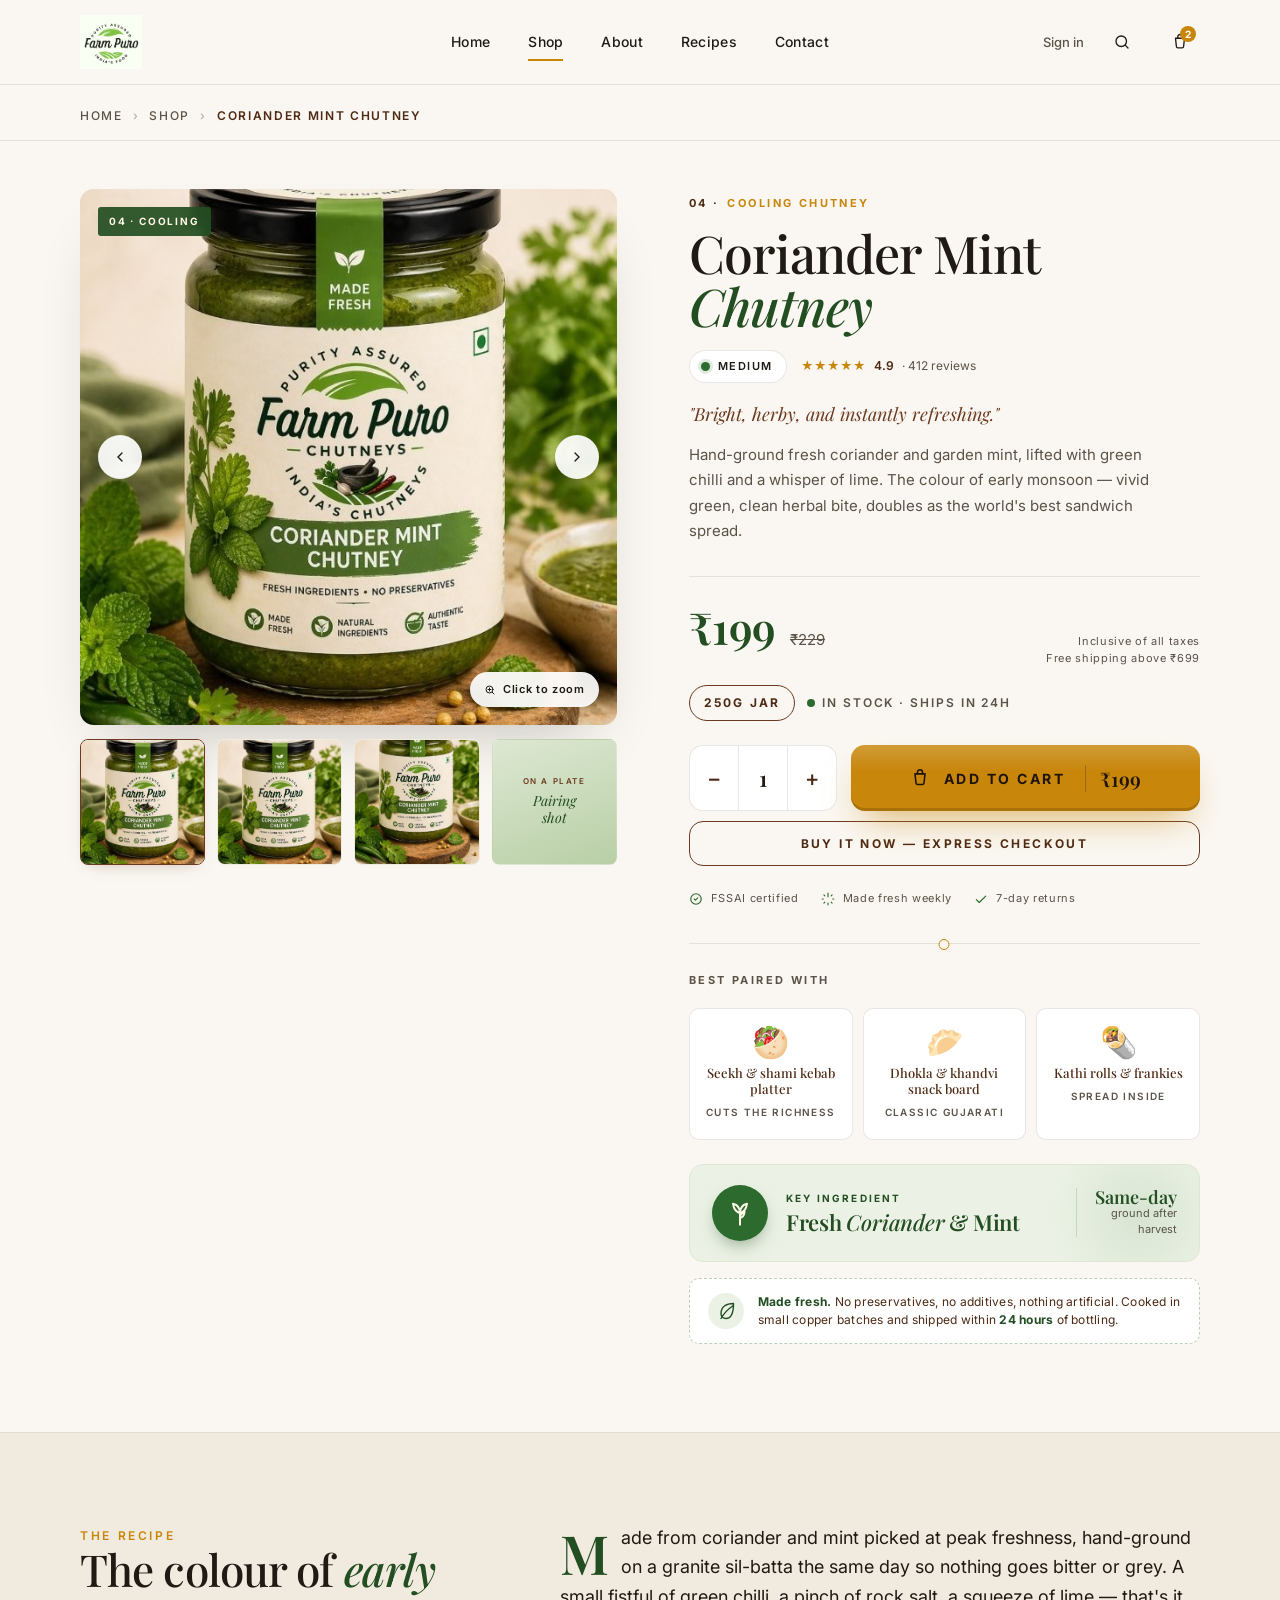
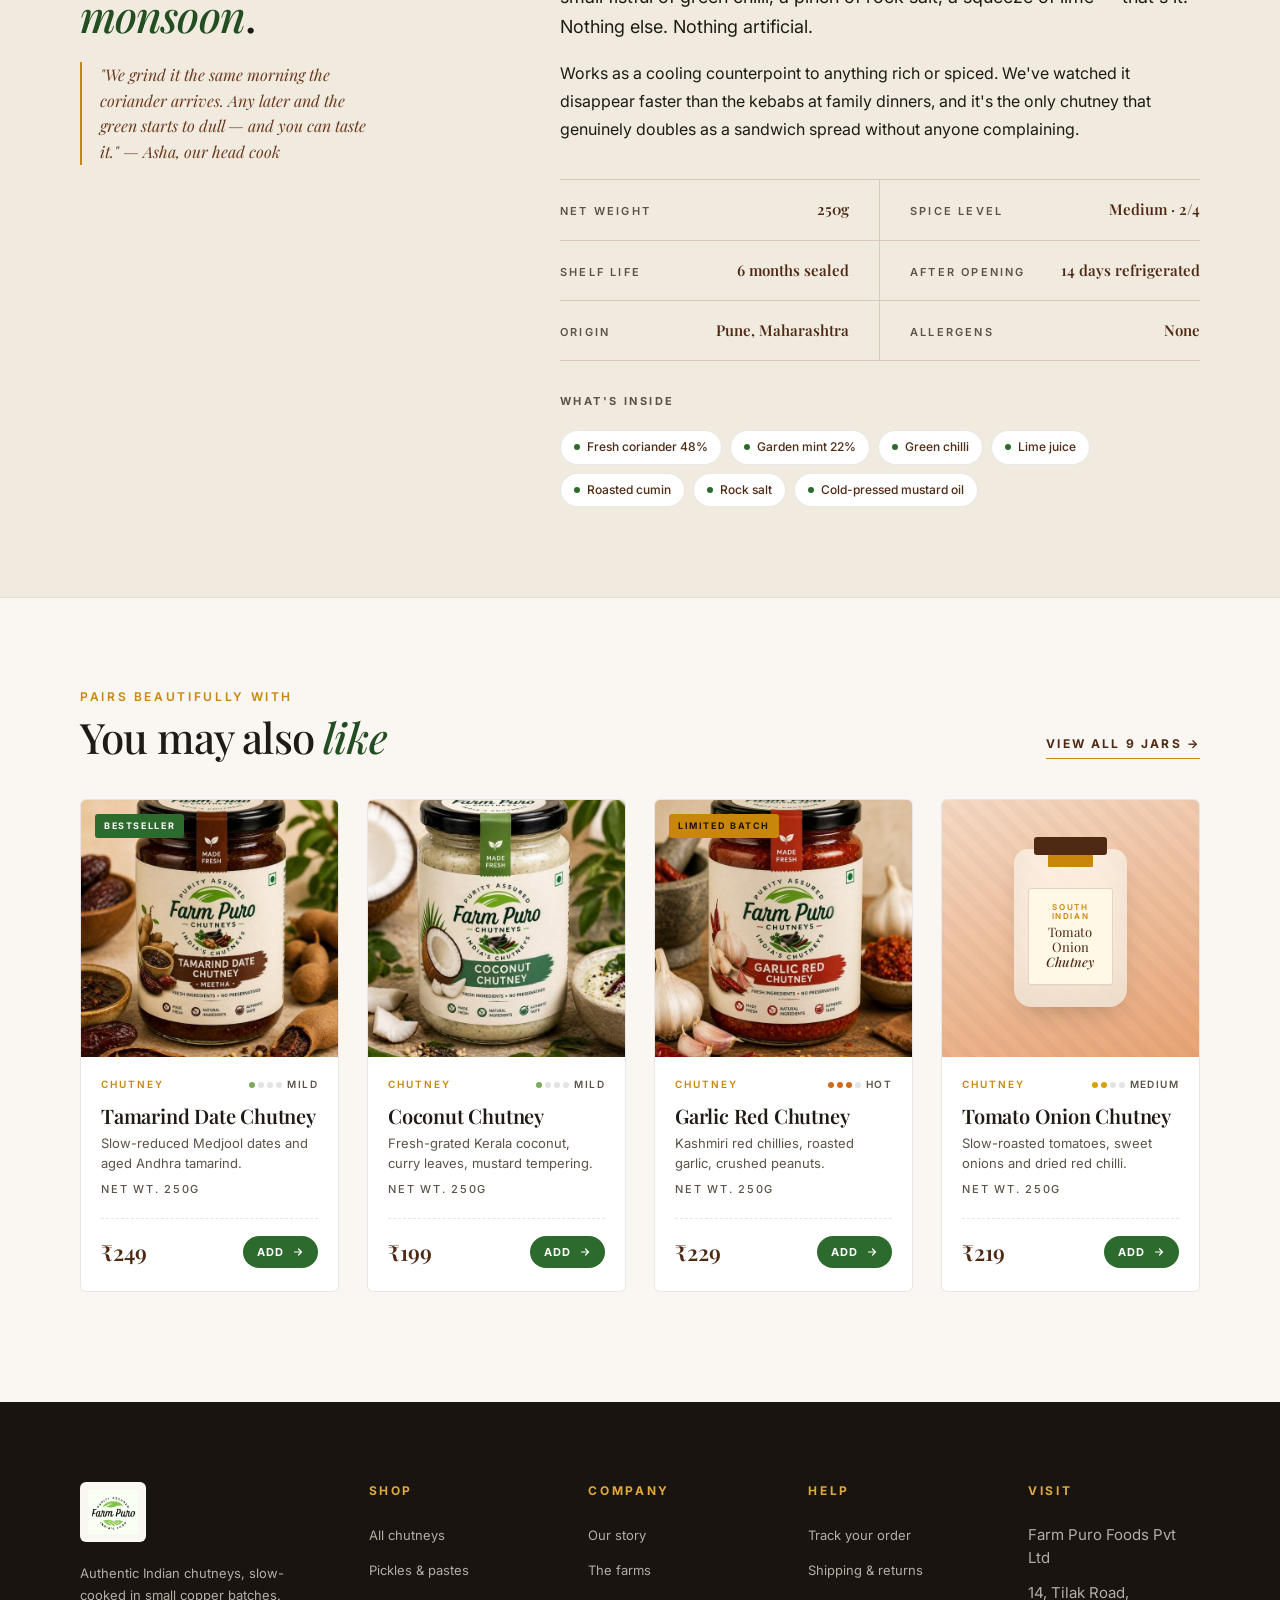
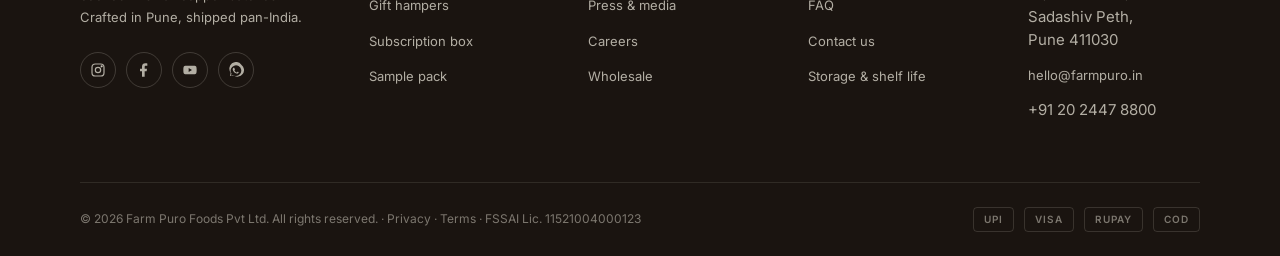
<file: project/Product.html>
<!doctype html>
<html lang="en">
<head>
<meta charset="utf-8" />
<title>Coriander Mint Chutney — Farm Puro</title>
<meta name="viewport" content="width=1280" />
<link rel="preconnect" href="https://fonts.googleapis.com" />
<link rel="preconnect" href="https://fonts.gstatic.com" crossorigin />
<link href="https://fonts.googleapis.com/css2?family=Playfair+Display:ital,wght@0,400;0,500;0,600;0,700;1,400;1,500&family=Inter:wght@300;400;500;600;700&display=swap" rel="stylesheet" />
<style>
  :root{
    --green:#2D6A2D;
    --green-deep:#234E22;
    --green-soft:#3D7A3D;
    --green-tint:#EBF2E5;
    --green-tint-2:#DDE8D2;
    --brown:#6B3A1F;
    --brown-deep:#4E2A14;
    --cream:#FAF7F2;
    --cream-warm:#F1EBDF;
    --gold:#C8860A;
    --gold-deep:#A66E07;
    --gold-soft:#E0A93C;
    --ink:#1F1A14;
    --ink-soft:#5B5347;
    --rule:rgba(31,26,20,.10);
    --mild:#7FA85B;
    --medium:#D9A100;
    --hot:#D26B1F;
    --very-hot:#B23A1A;
  }
  *{box-sizing:border-box;margin:0;padding:0}
  html,body{background:var(--cream);color:var(--ink);font-family:'Inter',sans-serif;font-size:15px;line-height:1.55;-webkit-font-smoothing:antialiased}
  img{display:block;max-width:100%}
  a{color:inherit;text-decoration:none}
  button{font-family:inherit;cursor:pointer;border:0;background:none;color:inherit}
  .wrap{max-width:1200px;margin:0 auto;padding:0 40px}
  h1,h2,h3,h4,.serif{font-family:'Playfair Display',serif;font-weight:600;letter-spacing:-.01em;color:var(--ink)}
  .eyebrow{font-family:'Inter',sans-serif;font-size:12px;font-weight:600;letter-spacing:.22em;text-transform:uppercase;color:var(--gold)}

  /* ====================== HEADER (shared) ====================== */
  .header{position:sticky;top:0;z-index:60;background:rgba(250,247,242,.92);backdrop-filter:saturate(140%) blur(10px);border-bottom:1px solid var(--rule)}
  .header-inner{display:grid;grid-template-columns:1fr auto 1fr;align-items:center;height:84px;gap:24px}
  .brand{display:flex;align-items:center;gap:10px}
  .brand img{height:54px;width:auto}
  .nav{display:flex;gap:38px;justify-content:center}
  .nav a{font-size:14px;font-weight:500;color:var(--ink);letter-spacing:.02em;position:relative;padding:6px 0}
  .nav a.active::after,.nav a:hover::after{content:"";position:absolute;left:0;right:0;bottom:-2px;height:2px;background:var(--gold)}
  .header-right{display:flex;justify-content:flex-end;align-items:center;gap:18px}
  .icon-btn{width:40px;height:40px;border-radius:50%;display:grid;place-items:center;color:var(--ink);transition:background .2s}
  .icon-btn:hover{background:rgba(45,106,45,.08)}
  .cart{position:relative}
  .cart-badge{position:absolute;top:4px;right:4px;background:var(--gold);color:#fff;font-size:10px;font-weight:700;min-width:16px;height:16px;border-radius:8px;display:grid;place-items:center;padding:0 4px}
  .login{font-size:13px;font-weight:500;color:var(--ink-soft)}
  .login:hover{color:var(--green)}

  /* ====================== BREADCRUMB ====================== */
  .breadcrumb{padding:22px 0 14px;border-bottom:1px solid var(--rule)}
  .breadcrumb-inner{display:flex;align-items:center;gap:10px;font-size:12px;letter-spacing:.14em;text-transform:uppercase;color:var(--ink-soft);font-weight:500}
  .breadcrumb a{color:var(--ink-soft);transition:color .15s}
  .breadcrumb a:hover{color:var(--brown)}
  .breadcrumb .sep{opacity:.45}
  .breadcrumb .here{color:var(--brown-deep);font-weight:600}

  /* ====================== PDP MAIN ====================== */
  .pdp{padding:48px 0 88px}
  .pdp-grid{display:grid;grid-template-columns:1.05fr 1fr;gap:72px;align-items:start}

  /* LEFT — gallery */
  .gallery{position:relative}
  .main-img{position:relative;aspect-ratio:1/1;border-radius:14px;overflow:hidden;background:var(--cream-warm);box-shadow:0 30px 60px -32px rgba(31,26,20,.30)}
  .main-img img{width:100%;height:100%;object-fit:cover}
  .main-img .float-pill{position:absolute;top:18px;left:18px;display:inline-flex;align-items:center;gap:6px;background:rgba(35,78,34,.92);color:#FFF8E7;font-size:10px;letter-spacing:.18em;text-transform:uppercase;font-weight:700;padding:7px 11px;border-radius:3px;backdrop-filter:blur(6px)}
  .main-img .nav-thumb{position:absolute;top:50%;width:44px;height:44px;border-radius:50%;background:rgba(255,255,255,.92);display:grid;place-items:center;color:var(--ink);transform:translateY(-50%);transition:background .15s;box-shadow:0 6px 18px -8px rgba(31,26,20,.4)}
  .main-img .nav-thumb:hover{background:#fff}
  .main-img .nav-thumb.prev{left:18px}
  .main-img .nav-thumb.next{right:18px}
  .main-img .zoom{position:absolute;bottom:18px;right:18px;display:inline-flex;align-items:center;gap:7px;background:rgba(255,255,255,.92);padding:9px 14px;border-radius:999px;font-size:11px;font-weight:600;letter-spacing:.06em;color:var(--ink);backdrop-filter:blur(4px)}

  .thumbs{display:grid;grid-template-columns:repeat(4,1fr);gap:12px;margin-top:14px}
  .thumb{aspect-ratio:1/1;border-radius:8px;overflow:hidden;background:var(--cream-warm);border:1.5px solid transparent;cursor:pointer;position:relative;transition:border-color .15s, transform .15s}
  .thumb img{width:100%;height:100%;object-fit:cover}
  .thumb.on{border-color:var(--brown);box-shadow:0 6px 18px -10px rgba(107,58,31,.4)}
  .thumb:not(.on):hover{transform:translateY(-2px)}
  .thumb.detail{display:grid;place-items:center;background:linear-gradient(160deg,#DDE8D2,#B8CFA6);font-family:'Playfair Display',serif;font-style:italic;font-size:14px;color:var(--green-deep);text-align:center;padding:14px;line-height:1.2}
  .thumb.detail small{font-family:'Inter',sans-serif;font-style:normal;font-size:8px;letter-spacing:.2em;text-transform:uppercase;color:var(--brown);font-weight:600;display:block;margin-bottom:6px}

  /* RIGHT — info */
  .info{padding-top:6px;display:flex;flex-direction:column}
  .info .cat{font-size:11px;letter-spacing:.22em;text-transform:uppercase;color:var(--gold);font-weight:700;margin-bottom:14px}
  .info .cat .num{color:var(--brown-deep);margin-right:8px}
  .info h1{font-family:'Playfair Display',serif;font-size:52px;line-height:1.02;font-weight:500;letter-spacing:-.02em;color:var(--ink)}
  .info h1 em{font-style:italic;color:var(--green-deep);font-weight:500}

  .meta-row{display:flex;align-items:center;gap:14px;margin-top:18px}
  .spice-badge{display:inline-flex;align-items:center;gap:8px;padding:7px 13px 7px 11px;border:1px solid var(--rule);border-radius:999px;font-size:11px;font-weight:600;letter-spacing:.14em;text-transform:uppercase;color:var(--ink);background:#fff}
  .spice-badge .dot{width:9px;height:9px;border-radius:50%;background:var(--green);box-shadow:0 0 0 3px rgba(45,106,45,.15)}
  .stars{display:inline-flex;align-items:center;gap:8px;font-size:12px;color:var(--ink-soft)}
  .stars .star-row{color:var(--gold)}
  .stars b{color:var(--brown-deep);font-weight:600}

  .tagline{font-family:'Playfair Display',serif;font-style:italic;font-size:18px;line-height:1.5;color:var(--brown);margin-top:18px;font-weight:400}

  .desc{font-size:15px;line-height:1.7;color:var(--ink-soft);margin-top:14px;max-width:480px}

  /* Price block */
  .price-block{display:flex;align-items:baseline;gap:14px;margin-top:32px;padding-top:28px;border-top:1px solid var(--rule)}
  .price-now{font-family:'Playfair Display',serif;font-size:44px;font-weight:600;color:var(--green-deep);line-height:1;letter-spacing:-.01em}
  .price-was{font-size:15px;color:var(--ink-soft);text-decoration:line-through}
  .price-tax{font-size:11px;color:var(--ink-soft);letter-spacing:.06em;margin-left:auto;text-align:right}

  .weight-row{display:flex;align-items:center;gap:12px;margin-top:18px;font-size:12px;letter-spacing:.16em;text-transform:uppercase;color:var(--ink-soft);font-weight:600}
  .weight-row .pill-w{padding:8px 14px;border:1px solid var(--brown);color:var(--brown-deep);border-radius:999px;font-weight:700;letter-spacing:.18em}
  .weight-row .stock{display:inline-flex;align-items:center;gap:7px}
  .weight-row .stock::before{content:"";width:8px;height:8px;border-radius:50%;background:var(--green);animation:pulse 2s infinite}
  @keyframes pulse{0%,100%{opacity:1}50%{opacity:.4}}

  /* Quantity + Add to Cart row */
  .cta-row{display:grid;grid-template-columns:auto 1fr;gap:14px;margin-top:24px;align-items:stretch}
  .stepper{display:flex;align-items:center;background:#fff;border:1.5px solid var(--rule);border-radius:14px;overflow:hidden;width:148px}
  .stepper button{width:48px;height:64px;font-size:22px;font-weight:500;color:var(--brown-deep);transition:background .15s}
  .stepper button:hover{background:var(--cream-warm)}
  .stepper .qty{flex:1;text-align:center;font-family:'Playfair Display',serif;font-size:22px;font-weight:600;color:var(--ink);border-left:1px solid var(--rule);border-right:1px solid var(--rule);height:64px;line-height:64px}

  .add-cart{
    display:flex;align-items:center;justify-content:center;gap:14px;
    background:var(--gold);
    color:#1F1409;
    border-radius:14px;
    font-size:14px;font-weight:700;letter-spacing:.18em;text-transform:uppercase;
    box-shadow:0 18px 36px -14px rgba(200,134,10,.65), inset 0 -3px 0 rgba(31,20,9,.18);
    transition:transform .15s, box-shadow .15s, background .15s;
    position:relative;overflow:hidden;
  }
  .add-cart::before{content:"";position:absolute;inset:0;background:linear-gradient(180deg,rgba(255,255,255,.18),transparent 40%);pointer-events:none}
  .add-cart:hover{background:var(--gold-deep);transform:translateY(-2px);box-shadow:0 24px 44px -14px rgba(200,134,10,.75), inset 0 -3px 0 rgba(31,20,9,.22)}
  .add-cart .price-tag{font-family:'Playfair Display',serif;font-size:20px;font-weight:600;letter-spacing:0;text-transform:none;margin-left:6px;padding-left:14px;border-left:1px solid rgba(31,20,9,.25)}
  .add-cart svg{flex-shrink:0}

  .buy-now{margin-top:10px;width:100%;padding:14px;border:1.5px solid var(--brown);color:var(--brown-deep);border-radius:14px;font-size:12px;font-weight:700;letter-spacing:.2em;text-transform:uppercase;background:transparent;transition:background .15s, color .15s}
  .buy-now:hover{background:var(--brown);color:#FFF8E7}

  /* Divider */
  .div-line{margin:36px 0 28px;height:1px;background:var(--rule);position:relative}
  .div-line::after{content:"";position:absolute;left:50%;top:-4px;transform:translateX(-50%);width:9px;height:9px;border-radius:50%;background:var(--cream);border:1.5px solid var(--gold)}

  /* Best Paired With */
  .paired h4{font-family:'Inter',sans-serif;font-size:11px;letter-spacing:.22em;text-transform:uppercase;color:var(--ink-soft);font-weight:700;margin-bottom:18px}
  .paired-list{display:grid;grid-template-columns:repeat(3,1fr);gap:10px}
  .paired-item{background:#fff;border:1px solid var(--rule);border-radius:10px;padding:18px 14px;text-align:center;display:flex;flex-direction:column;align-items:center;gap:8px;transition:transform .2s, border-color .2s}
  .paired-item:hover{transform:translateY(-3px);border-color:var(--green)}
  .paired-item .emoji{font-size:30px;line-height:1;filter:grayscale(.05)}
  .paired-item .lbl{font-family:'Playfair Display',serif;font-size:13px;line-height:1.25;color:var(--brown-deep);font-weight:500}
  .paired-item .sub{font-size:10px;letter-spacing:.14em;text-transform:uppercase;color:var(--ink-soft);font-weight:600}

  /* Hero ingredient highlight */
  .ingredient{margin-top:24px;background:var(--green-tint);border:1px solid var(--green-tint-2);border-radius:14px;padding:20px 22px;display:grid;grid-template-columns:auto 1fr auto;gap:18px;align-items:center;position:relative;overflow:hidden}
  .ingredient::before{content:"";position:absolute;top:-40px;right:-30px;width:180px;height:180px;border-radius:50%;background:radial-gradient(circle,rgba(45,106,45,.10),transparent 70%);pointer-events:none}
  .ing-icon{width:56px;height:56px;border-radius:50%;background:var(--green);display:grid;place-items:center;color:#FFF8E7;flex-shrink:0;box-shadow:0 8px 18px -6px rgba(35,78,34,.5)}
  .ing-body .lbl{font-size:10px;letter-spacing:.22em;text-transform:uppercase;color:var(--green-deep);font-weight:700;margin-bottom:4px}
  .ing-body .name{font-family:'Playfair Display',serif;font-size:22px;font-weight:600;color:var(--green-deep);line-height:1.1;letter-spacing:-.01em}
  .ing-body .name em{font-style:italic;font-weight:500}
  .ing-meta{text-align:right;font-size:11px;color:var(--ink-soft);line-height:1.45;border-left:1px solid rgba(45,106,45,.18);padding-left:18px}
  .ing-meta b{display:block;color:var(--green-deep);font-family:'Playfair Display',serif;font-size:18px;font-weight:600;line-height:1}

  /* Freshness strip */
  .freshness{margin-top:16px;display:flex;align-items:center;gap:14px;padding:14px 18px;background:#fff;border:1px dashed rgba(45,106,45,.32);border-radius:10px}
  .freshness .leaf{flex-shrink:0;width:36px;height:36px;border-radius:50%;background:var(--green-tint);display:grid;place-items:center;color:var(--green-deep)}
  .freshness p{font-size:12px;color:var(--brown-deep);line-height:1.5;letter-spacing:.02em}
  .freshness p b{color:var(--green-deep);font-weight:700}

  /* small trust row above the fold */
  .micro-trust{display:flex;align-items:center;gap:22px;margin-top:24px;font-size:11px;letter-spacing:.06em;color:var(--ink-soft)}
  .micro-trust .t{display:inline-flex;align-items:center;gap:8px}
  .micro-trust svg{color:var(--green)}

  /* ====================== FULL DESCRIPTION ====================== */
  .full-desc{background:var(--cream-warm);padding:90px 0;border-top:1px solid rgba(107,58,31,.08);border-bottom:1px solid rgba(107,58,31,.08)}
  .fd-grid{display:grid;grid-template-columns:1fr 1.6fr;gap:80px;align-items:start}
  .fd-left .eyebrow{margin-bottom:18px}
  .fd-left h2{font-family:'Playfair Display',serif;font-size:44px;line-height:1.05;letter-spacing:-.02em;font-weight:500;color:var(--ink)}
  .fd-left h2 em{font-style:italic;color:var(--green-deep);font-weight:500}
  .fd-quote{margin-top:24px;font-family:'Playfair Display',serif;font-style:italic;font-size:16px;line-height:1.6;color:var(--brown);max-width:300px;padding-left:18px;border-left:2px solid var(--gold)}

  .fd-right p{font-size:16px;line-height:1.75;color:var(--ink);margin-bottom:18px}
  .fd-right p.lead{font-size:18px;line-height:1.65;color:var(--ink);font-weight:400}
  .fd-right p.lead::first-letter{font-family:'Playfair Display',serif;font-size:54px;float:left;line-height:.92;margin:6px 12px 0 0;color:var(--green-deep);font-weight:600}

  .specs{margin-top:36px;display:grid;grid-template-columns:repeat(2,1fr);gap:0;border-top:1px solid rgba(107,58,31,.18)}
  .spec{padding:18px 0;border-bottom:1px solid rgba(107,58,31,.18);display:flex;justify-content:space-between;align-items:baseline;gap:18px}
  .spec:nth-child(odd){padding-right:30px;border-right:1px solid rgba(107,58,31,.18)}
  .spec:nth-child(even){padding-left:30px}
  .spec .k{font-size:11px;letter-spacing:.2em;text-transform:uppercase;color:var(--ink-soft);font-weight:600}
  .spec .v{font-family:'Playfair Display',serif;font-size:15px;color:var(--brown-deep);font-weight:600;text-align:right}

  .ingredients-tags{margin-top:32px;display:flex;flex-wrap:wrap;gap:8px}
  .ingredients-tags h5{width:100%;font-size:11px;letter-spacing:.22em;text-transform:uppercase;color:var(--ink-soft);font-weight:700;margin-bottom:12px}
  .ing-tag{font-size:12px;padding:7px 13px;border-radius:999px;background:#fff;border:1px solid var(--rule);color:var(--brown-deep);font-weight:500;display:inline-flex;align-items:center;gap:7px}
  .ing-tag::before{content:"";width:6px;height:6px;border-radius:50%;background:var(--green)}

  /* ====================== YOU MAY ALSO LIKE ====================== */
  .related{padding:90px 0 110px}
  .related-head{display:flex;justify-content:space-between;align-items:flex-end;margin-bottom:40px}
  .related-head .eyebrow{margin-bottom:8px}
  .related-head h2{font-family:'Playfair Display',serif;font-size:42px;line-height:1.05;font-weight:500;letter-spacing:-.02em}
  .related-head h2 em{font-style:italic;color:var(--green-deep);font-weight:500}
  .related-head .all-link{font-size:12px;letter-spacing:.18em;text-transform:uppercase;font-weight:700;color:var(--brown-deep);border-bottom:1.5px solid var(--gold);padding-bottom:4px}
  .related-head .all-link:hover{color:var(--green-deep)}

  .related-grid{display:grid;grid-template-columns:repeat(4,1fr);gap:28px}
  .product{background:#fff;border:1px solid var(--rule);border-radius:6px;overflow:hidden;display:flex;flex-direction:column;transition:transform .25s, box-shadow .25s;position:relative}
  .product:hover{transform:translateY(-6px);box-shadow:0 22px 44px -18px rgba(31,26,20,.22)}
  .product .pic{position:relative;aspect-ratio:1/1;background:var(--cream-warm);overflow:hidden}
  .product .pic img{width:100%;height:100%;object-fit:cover;transition:transform .5s}
  .product:hover .pic img{transform:scale(1.04)}
  .product .placeholder{position:absolute;inset:0;display:grid;place-items:center;padding:24px;background:linear-gradient(160deg,var(--ph-a,#F1EBDF),var(--ph-b,#E6DCC8))}
  .product .placeholder::before{content:"";position:absolute;inset:0;background-image:repeating-linear-gradient(45deg, rgba(31,26,20,.04) 0 8px, transparent 8px 16px);opacity:.7}
  .product .placeholder .ph-jar{position:relative;width:54%;aspect-ratio:5/7;background:var(--ph-jar,rgba(255,255,255,.55));border-radius:14px 14px 18px 18px;box-shadow:0 12px 24px -10px rgba(31,26,20,.25), inset 0 -22px 40px rgba(31,26,20,.06);display:flex;align-items:center;justify-content:center;padding:30px 14px 14px}
  .product .placeholder .ph-jar::before{content:"";position:absolute;top:-12px;left:18%;right:18%;height:18px;background:var(--brown-deep);border-radius:3px}
  .product .placeholder .ph-jar::after{content:"";position:absolute;top:6px;left:30%;right:30%;height:12px;background:var(--gold);border-radius:1px}
  .product .placeholder .ph-label{position:relative;background:#FFF8E7;padding:14px 8px;border-radius:3px;text-align:center;width:100%;font-family:'Playfair Display',serif;color:var(--brown-deep);font-size:13px;line-height:1.15;border:1px solid rgba(107,58,31,.18);box-shadow:0 1px 0 rgba(31,26,20,.04)}
  .product .placeholder .ph-label .ph-eyebrow{font-family:'Inter',sans-serif;font-size:8px;letter-spacing:.2em;text-transform:uppercase;color:var(--gold);font-weight:600;margin-bottom:4px;display:block}
  .product .placeholder .ph-label em{font-style:italic;font-weight:500}
  .badge{position:absolute;top:14px;left:14px;font-size:9px;letter-spacing:.18em;text-transform:uppercase;font-weight:700;padding:5px 9px;border-radius:3px;z-index:2}
  .badge.b-green{background:var(--green);color:#fff}
  .badge.b-gold{background:var(--gold);color:#1F1409}
  .badge.b-cream{background:#FFF8E7;color:var(--brown-deep)}
  .body{padding:20px 20px 22px;display:flex;flex-direction:column;gap:6px;flex:1}
  .row-top{display:flex;justify-content:space-between;align-items:center;margin-bottom:2px}
  .category-tag{font-size:10px;letter-spacing:.2em;text-transform:uppercase;color:var(--gold);font-weight:600}
  .spice-indicator{display:inline-flex;align-items:center;gap:5px;font-size:10px;letter-spacing:.14em;text-transform:uppercase;font-weight:600;color:var(--ink-soft)}
  .spice-indicator .lvl{display:flex;gap:3px}
  .spice-indicator .lvl span{width:6px;height:6px;border-radius:50%;background:rgba(31,26,20,.12)}
  .spice-indicator[data-level="mild"] .lvl span:nth-child(-n+1){background:var(--mild)}
  .spice-indicator[data-level="medium"] .lvl span:nth-child(-n+2){background:var(--medium)}
  .spice-indicator[data-level="hot"] .lvl span:nth-child(-n+3){background:var(--hot)}
  .spice-indicator[data-level="very-hot"] .lvl span:nth-child(-n+4){background:var(--very-hot)}
  .product h3{font-size:20px;line-height:1.18;font-weight:600;margin-top:4px}
  .product .pdesc{font-size:13px;color:var(--ink-soft);line-height:1.5}
  .weight{font-size:11px;color:var(--ink-soft);letter-spacing:.16em;text-transform:uppercase;font-weight:500;margin-top:2px}
  .row-bot{display:flex;align-items:center;justify-content:space-between;margin-top:14px;padding-top:16px;border-top:1px dashed var(--rule)}
  .price-mini{display:flex;align-items:baseline;gap:8px}
  .price-mini .now{font-family:'Playfair Display',serif;font-size:22px;color:var(--brown-deep);font-weight:600}
  .add{display:inline-flex;align-items:center;gap:8px;background:var(--green);color:#fff;padding:9px 14px;border-radius:999px;font-size:11px;font-weight:700;letter-spacing:.1em;text-transform:uppercase;transition:background .15s, transform .15s}
  .add:hover{background:var(--green-deep);transform:translateX(2px)}

  /* ====================== FOOTER (shared) ====================== */
  footer{background:#1A1410;color:rgba(244,239,227,.7);padding:80px 0 0}
  .foot-grid{display:grid;grid-template-columns:1.4fr 1fr 1fr 1fr 1fr;gap:48px;padding-bottom:60px}
  .foot-brand img{height:60px;background:#FAF7F2;padding:8px;border-radius:6px}
  .foot-brand p{margin-top:20px;font-size:13px;line-height:1.7;max-width:280px}
  .socials{display:flex;gap:10px;margin-top:24px}
  .socials a{width:36px;height:36px;border-radius:50%;border:1px solid rgba(244,239,227,.18);display:grid;place-items:center;color:rgba(244,239,227,.7)}
  .socials a:hover{background:var(--gold);color:#1F1409;border-color:var(--gold)}
  .foot-col h4{font-family:'Inter',sans-serif;font-size:12px;font-weight:700;letter-spacing:.22em;text-transform:uppercase;color:var(--gold-soft);margin-bottom:22px}
  .foot-col ul{list-style:none;display:flex;flex-direction:column;gap:12px}
  .foot-col a{font-size:13px;color:rgba(244,239,227,.7)}
  .foot-col a:hover{color:#FFF8E7}
  .copy{border-top:1px solid rgba(244,239,227,.10);padding:24px 0;display:flex;justify-content:space-between;align-items:center;font-size:12px;color:rgba(244,239,227,.45)}
  .copy .pays{display:flex;gap:10px;align-items:center}
  .copy .pays span{padding:4px 10px;border:1px solid rgba(244,239,227,.14);border-radius:4px;font-size:10px;letter-spacing:.1em;font-weight:600}
  svg{display:block}
</style>
</head>
<body>

<!-- ====================== HEADER ====================== -->
<header class="header" data-screen-label="Header">
  <div class="wrap header-inner">
    <a class="brand" href="Homepage.html">
      <img src="assets/logo.png" alt="Farm Puro Chutneys" />
    </a>
    <nav class="nav">
      <a href="Homepage.html">Home</a>
      <a href="Shop.html" class="active">Shop</a>
      <a href="#">About</a>
      <a href="#">Recipes</a>
      <a href="#">Contact</a>
    </nav>
    <div class="header-right">
      <a href="#" class="login">Sign in</a>
      <button class="icon-btn" aria-label="Search">
        <svg width="18" height="18" viewBox="0 0 24 24" fill="none" stroke="currentColor" stroke-width="1.8" stroke-linecap="round"><circle cx="11" cy="11" r="7"/><path d="m20 20-3.5-3.5"/></svg>
      </button>
      <button class="icon-btn cart" aria-label="Cart">
        <svg width="18" height="20" viewBox="0 0 24 24" fill="none" stroke="currentColor" stroke-width="1.8" stroke-linecap="round" stroke-linejoin="round"><path d="M6 7h12l-1.2 11a2 2 0 0 1-2 1.8H9.2a2 2 0 0 1-2-1.8L6 7Z"/><path d="M9 7V5a3 3 0 0 1 6 0v2"/></svg>
        <span class="cart-badge">2</span>
      </button>
    </div>
  </div>
</header>

<!-- ====================== BREADCRUMB ====================== -->
<section class="breadcrumb" data-screen-label="Breadcrumb">
  <div class="wrap breadcrumb-inner">
    <a href="Homepage.html">Home</a>
    <span class="sep">›</span>
    <a href="Shop.html">Shop</a>
    <span class="sep">›</span>
    <span class="here">Coriander Mint Chutney</span>
  </div>
</section>

<!-- ====================== PDP MAIN ====================== -->
<section class="pdp" data-screen-label="Product Detail">
  <div class="wrap pdp-grid">

    <!-- LEFT — gallery -->
    <div class="gallery">
      <div class="main-img">
        <span class="float-pill">04 · Cooling</span>
        <img src="assets/coriander-mint.jpg" alt="Coriander Mint Chutney" />
        <button class="nav-thumb prev" aria-label="Previous image">
          <svg width="16" height="16" viewBox="0 0 24 24" fill="none" stroke="currentColor" stroke-width="2" stroke-linecap="round"><path d="m15 6-6 6 6 6"/></svg>
        </button>
        <button class="nav-thumb next" aria-label="Next image">
          <svg width="16" height="16" viewBox="0 0 24 24" fill="none" stroke="currentColor" stroke-width="2" stroke-linecap="round"><path d="m9 6 6 6-6 6"/></svg>
        </button>
        <span class="zoom">
          <svg width="12" height="12" viewBox="0 0 24 24" fill="none" stroke="currentColor" stroke-width="2" stroke-linecap="round"><circle cx="11" cy="11" r="7"/><path d="M8 11h6M11 8v6M20 20l-3.5-3.5"/></svg>
          Click to zoom
        </span>
      </div>
      <div class="thumbs">
        <div class="thumb on"><img src="assets/coriander-mint.jpg" alt="" /></div>
        <div class="thumb"><img src="assets/coriander-mint.jpg" alt="" style="object-position:left center" /></div>
        <div class="thumb"><img src="assets/coriander-mint.jpg" alt="" style="object-position:right bottom" /></div>
        <div class="thumb detail"><div><small>On a plate</small>Pairing<br/><em>shot</em></div></div>
      </div>
    </div>

    <!-- RIGHT — info -->
    <div class="info">
      <div class="cat"><span class="num">04 ·</span>Cooling Chutney</div>
      <h1>Coriander Mint <em>Chutney</em></h1>

      <div class="meta-row">
        <span class="spice-badge"><span class="dot"></span>Medium</span>
        <span class="stars">
          <span class="star-row">★★★★★</span>
          <b>4.9</b>
          <span>· 412 reviews</span>
        </span>
      </div>

      <p class="tagline">"Bright, herby, and instantly refreshing."</p>
      <p class="desc">Hand-ground fresh coriander and garden mint, lifted with green chilli and a whisper of lime. The colour of early monsoon — vivid green, clean herbal bite, doubles as the world's best sandwich spread.</p>

      <!-- Price -->
      <div class="price-block">
        <span class="price-now">₹199</span>
        <span class="price-was">₹229</span>
        <span class="price-tax">Inclusive of all taxes<br/>Free shipping above ₹699</span>
      </div>

      <!-- Weight + Stock -->
      <div class="weight-row">
        <span class="pill-w">250g jar</span>
        <span class="stock">In stock · ships in 24h</span>
      </div>

      <!-- Stepper + Add to Cart -->
      <div class="cta-row">
        <div class="stepper" role="group" aria-label="Quantity">
          <button id="dec" aria-label="Decrease">−</button>
          <span class="qty" id="qty">1</span>
          <button id="inc" aria-label="Increase">+</button>
        </div>
        <button class="add-cart" aria-label="Add to cart">
          <svg width="20" height="20" viewBox="0 0 24 24" fill="none" stroke="currentColor" stroke-width="1.9" stroke-linecap="round" stroke-linejoin="round"><path d="M6 7h12l-1.2 11a2 2 0 0 1-2 1.8H9.2a2 2 0 0 1-2-1.8L6 7Z"/><path d="M9 7V5a3 3 0 0 1 6 0v2"/></svg>
          Add to cart
          <span class="price-tag">₹199</span>
        </button>
      </div>
      <button class="buy-now">Buy it now — express checkout</button>

      <!-- micro trust -->
      <div class="micro-trust">
        <span class="t">
          <svg width="14" height="14" viewBox="0 0 24 24" fill="none" stroke="currentColor" stroke-width="2" stroke-linecap="round" stroke-linejoin="round"><circle cx="12" cy="12" r="9"/><path d="m9 12 2 2 4-4"/></svg>
          FSSAI certified
        </span>
        <span class="t">
          <svg width="14" height="14" viewBox="0 0 24 24" fill="none" stroke="currentColor" stroke-width="2" stroke-linecap="round" stroke-linejoin="round"><path d="M12 2v6M12 22v-3M4 12H2M22 12h-2M5 5l1.5 1.5M19 19l-1.5-1.5M5 19l1.5-1.5M19 5l-1.5 1.5"/></svg>
          Made fresh weekly
        </span>
        <span class="t">
          <svg width="14" height="14" viewBox="0 0 24 24" fill="none" stroke="currentColor" stroke-width="2" stroke-linecap="round" stroke-linejoin="round"><path d="M20 7 9 18l-5-5"/></svg>
          7-day returns
        </span>
      </div>

      <div class="div-line"></div>

      <!-- Best Paired With -->
      <div class="paired">
        <h4>Best paired with</h4>
        <div class="paired-list">
          <div class="paired-item">
            <span class="emoji">🥙</span>
            <span class="lbl">Seekh &amp; shami kebab platter</span>
            <span class="sub">Cuts the richness</span>
          </div>
          <div class="paired-item">
            <span class="emoji">🥟</span>
            <span class="lbl">Dhokla &amp; khandvi snack board</span>
            <span class="sub">Classic Gujarati</span>
          </div>
          <div class="paired-item">
            <span class="emoji">🌯</span>
            <span class="lbl">Kathi rolls &amp; frankies</span>
            <span class="sub">Spread inside</span>
          </div>
        </div>
      </div>

      <!-- Hero ingredient highlight -->
      <div class="ingredient">
        <div class="ing-icon">
          <svg width="28" height="28" viewBox="0 0 24 24" fill="none" stroke="currentColor" stroke-width="1.7" stroke-linecap="round" stroke-linejoin="round">
            <path d="M12 22V12"/>
            <path d="M12 12c0-4 2-7 6-8-.5 4-2 7-6 8Z"/>
            <path d="M12 12c0-4-2-7-6-8 .5 4 2 7 6 8Z"/>
            <path d="M12 16c0-2 1.5-4 4-5-.5 3-2 5-4 5Z"/>
          </svg>
        </div>
        <div class="ing-body">
          <div class="lbl">Key Ingredient</div>
          <div class="name">Fresh <em>Coriander</em> &amp; Mint</div>
        </div>
        <div class="ing-meta">
          <b>Same-day</b>
          ground after<br/>harvest
        </div>
      </div>

      <!-- Freshness strip -->
      <div class="freshness">
        <div class="leaf">
          <svg width="20" height="20" viewBox="0 0 24 24" fill="none" stroke="currentColor" stroke-width="1.7" stroke-linecap="round" stroke-linejoin="round">
            <path d="M21 3c-9 0-15 4-15 12 0 3 2 6 6 6 8 0 9-9 9-18Z"/>
            <path d="M6 21c4-7 8-11 14-15"/>
          </svg>
        </div>
        <p><b>Made fresh.</b> No preservatives, no additives, nothing artificial. Cooked in small copper batches and shipped within <b>24 hours</b> of bottling.</p>
      </div>

    </div>
  </div>
</section>

<!-- ====================== FULL DESCRIPTION ====================== -->
<section class="full-desc" data-screen-label="Full Description">
  <div class="wrap fd-grid">
    <div class="fd-left">
      <span class="eyebrow">The Recipe</span>
      <h2>The colour of <em>early monsoon</em>.</h2>
      <p class="fd-quote">"We grind it the same morning the coriander arrives. Any later and the green starts to dull — and you can taste it." — Asha, our head cook</p>
    </div>
    <div class="fd-right">
      <p class="lead">Made from coriander and mint picked at peak freshness, hand-ground on a granite sil-batta the same day so nothing goes bitter or grey. A small fistful of green chilli, a pinch of rock salt, a squeeze of lime — that's it. Nothing else. Nothing artificial.</p>
      <p>Works as a cooling counterpoint to anything rich or spiced. We've watched it disappear faster than the kebabs at family dinners, and it's the only chutney that genuinely doubles as a sandwich spread without anyone complaining.</p>

      <div class="specs">
        <div class="spec"><span class="k">Net weight</span><span class="v">250g</span></div>
        <div class="spec"><span class="k">Spice level</span><span class="v">Medium · 2/4</span></div>
        <div class="spec"><span class="k">Shelf life</span><span class="v">6 months sealed</span></div>
        <div class="spec"><span class="k">After opening</span><span class="v">14 days refrigerated</span></div>
        <div class="spec"><span class="k">Origin</span><span class="v">Pune, Maharashtra</span></div>
        <div class="spec"><span class="k">Allergens</span><span class="v">None</span></div>
      </div>

      <div class="ingredients-tags">
        <h5>What's inside</h5>
        <span class="ing-tag">Fresh coriander 48%</span>
        <span class="ing-tag">Garden mint 22%</span>
        <span class="ing-tag">Green chilli</span>
        <span class="ing-tag">Lime juice</span>
        <span class="ing-tag">Roasted cumin</span>
        <span class="ing-tag">Rock salt</span>
        <span class="ing-tag">Cold-pressed mustard oil</span>
      </div>
    </div>
  </div>
</section>

<!-- ====================== YOU MAY ALSO LIKE ====================== -->
<section class="related" data-screen-label="You May Also Like">
  <div class="wrap">
    <div class="related-head">
      <div>
        <div class="eyebrow">Pairs beautifully with</div>
        <h2>You may also <em>like</em></h2>
      </div>
      <a href="Shop.html" class="all-link">View all 9 jars →</a>
    </div>

    <div class="related-grid">

      <article class="product">
        <div class="pic">
          <span class="badge b-green">Bestseller</span>
          <img src="assets/tamarind-date.jpg" alt="Tamarind Date Chutney" />
        </div>
        <div class="body">
          <div class="row-top">
            <span class="category-tag">Chutney</span>
            <span class="spice-indicator" data-level="mild"><span class="lvl"><span></span><span></span><span></span><span></span></span>Mild</span>
          </div>
          <h3>Tamarind Date Chutney</h3>
          <p class="pdesc">Slow-reduced Medjool dates and aged Andhra tamarind.</p>
          <div class="weight">Net wt. 250g</div>
          <div class="row-bot">
            <div class="price-mini"><span class="now">₹249</span></div>
            <button class="add">Add <svg width="12" height="12" viewBox="0 0 24 24" fill="none" stroke="currentColor" stroke-width="2.4" stroke-linecap="round"><path d="M5 12h14M13 6l6 6-6 6"/></svg></button>
          </div>
        </div>
      </article>

      <article class="product">
        <div class="pic">
          <img src="assets/coconut.jpg" alt="Coconut Chutney" />
        </div>
        <div class="body">
          <div class="row-top">
            <span class="category-tag">Chutney</span>
            <span class="spice-indicator" data-level="mild"><span class="lvl"><span></span><span></span><span></span><span></span></span>Mild</span>
          </div>
          <h3>Coconut Chutney</h3>
          <p class="pdesc">Fresh-grated Kerala coconut, curry leaves, mustard tempering.</p>
          <div class="weight">Net wt. 250g</div>
          <div class="row-bot">
            <div class="price-mini"><span class="now">₹199</span></div>
            <button class="add">Add <svg width="12" height="12" viewBox="0 0 24 24" fill="none" stroke="currentColor" stroke-width="2.4" stroke-linecap="round"><path d="M5 12h14M13 6l6 6-6 6"/></svg></button>
          </div>
        </div>
      </article>

      <article class="product">
        <div class="pic">
          <span class="badge b-gold">Limited Batch</span>
          <img src="assets/garlic-red.jpg" alt="Garlic Red Chutney" />
        </div>
        <div class="body">
          <div class="row-top">
            <span class="category-tag">Chutney</span>
            <span class="spice-indicator" data-level="hot"><span class="lvl"><span></span><span></span><span></span><span></span></span>Hot</span>
          </div>
          <h3>Garlic Red Chutney</h3>
          <p class="pdesc">Kashmiri red chillies, roasted garlic, crushed peanuts.</p>
          <div class="weight">Net wt. 250g</div>
          <div class="row-bot">
            <div class="price-mini"><span class="now">₹229</span></div>
            <button class="add">Add <svg width="12" height="12" viewBox="0 0 24 24" fill="none" stroke="currentColor" stroke-width="2.4" stroke-linecap="round"><path d="M5 12h14M13 6l6 6-6 6"/></svg></button>
          </div>
        </div>
      </article>

      <article class="product">
        <div class="pic">
          <div class="placeholder" style="--ph-a:#F5D9C4;--ph-b:#E8A475;--ph-jar:rgba(255,248,236,.78)">
            <div class="ph-jar">
              <div class="ph-label">
                <span class="ph-eyebrow">South Indian</span>
                Tomato Onion<br/><em>Chutney</em>
              </div>
            </div>
          </div>
        </div>
        <div class="body">
          <div class="row-top">
            <span class="category-tag">Chutney</span>
            <span class="spice-indicator" data-level="medium"><span class="lvl"><span></span><span></span><span></span><span></span></span>Medium</span>
          </div>
          <h3>Tomato Onion Chutney</h3>
          <p class="pdesc">Slow-roasted tomatoes, sweet onions and dried red chilli.</p>
          <div class="weight">Net wt. 250g</div>
          <div class="row-bot">
            <div class="price-mini"><span class="now">₹219</span></div>
            <button class="add">Add <svg width="12" height="12" viewBox="0 0 24 24" fill="none" stroke="currentColor" stroke-width="2.4" stroke-linecap="round"><path d="M5 12h14M13 6l6 6-6 6"/></svg></button>
          </div>
        </div>
      </article>

    </div>
  </div>
</section>

<!-- ====================== FOOTER ====================== -->
<footer data-screen-label="Footer">
  <div class="wrap">
    <div class="foot-grid">
      <div class="foot-brand">
        <img src="assets/logo.png" alt="Farm Puro" />
        <p>Authentic Indian chutneys, slow-cooked in small copper batches. Crafted in Pune, shipped pan-India.</p>
        <div class="socials">
          <a href="#" aria-label="Instagram"><svg width="16" height="16" viewBox="0 0 24 24" fill="none" stroke="currentColor" stroke-width="1.8"><rect x="3" y="3" width="18" height="18" rx="5"/><circle cx="12" cy="12" r="4"/><circle cx="17.5" cy="6.5" r=".8" fill="currentColor"/></svg></a>
          <a href="#" aria-label="Facebook"><svg width="16" height="16" viewBox="0 0 24 24" fill="currentColor"><path d="M13 22v-8h3l.5-4H13V7.5c0-1.2.4-2 2-2h2V2.2C16.6 2.1 15.4 2 14 2c-3 0-5 1.8-5 5v3H6v4h3v8h4Z"/></svg></a>
          <a href="#" aria-label="YouTube"><svg width="16" height="16" viewBox="0 0 24 24" fill="currentColor"><path d="M22 12c0-3-.3-4.5-.8-5.2-.5-.7-1.3-1-2.2-1.1C17 5.5 12 5.5 12 5.5s-5 0-7 .2c-.9 0-1.7.4-2.2 1.1C2.3 7.5 2 9 2 12s.3 4.5.8 5.2c.5.7 1.3 1 2.2 1.1 2 .2 7 .2 7 .2s5 0 7-.2c.9 0 1.7-.4 2.2-1.1.5-.7.8-2.2.8-5.2Zm-12 3V9l5 3-5 3Z"/></svg></a>
          <a href="#" aria-label="WhatsApp"><svg width="16" height="16" viewBox="0 0 24 24" fill="currentColor"><path d="M20 4A10 10 0 0 0 4 16l-1 5 5-1A10 10 0 1 0 20 4Zm-8 17a8 8 0 0 1-4.3-1.2l-.3-.2-3 .7.8-3-.2-.3A8 8 0 1 1 12 21Zm4.6-5.6c-.3-.1-1.5-.7-1.7-.8-.2-.1-.4-.1-.6.1-.2.2-.7.8-.8 1-.1.1-.3.2-.5.1-1.5-.7-2.4-1.3-3.4-3-.3-.4.3-.4.7-1.3.1-.2 0-.4 0-.5 0-.1-.6-1.4-.8-1.9-.2-.5-.4-.4-.6-.4h-.5c-.2 0-.4 0-.6.3-.2.2-.8.8-.8 2s.8 2.3.9 2.5c.1.2 1.6 2.4 3.8 3.4 1.4.6 1.9.6 2.6.5.4 0 1.3-.5 1.5-1.1.2-.5.2-1 .1-1.1 0-.1-.2-.2-.5-.3Z"/></svg></a>
        </div>
      </div>
      <div class="foot-col">
        <h4>Shop</h4>
        <ul>
          <li><a href="#">All chutneys</a></li>
          <li><a href="#">Pickles &amp; pastes</a></li>
          <li><a href="#">Gift hampers</a></li>
          <li><a href="#">Subscription box</a></li>
          <li><a href="#">Sample pack</a></li>
        </ul>
      </div>
      <div class="foot-col">
        <h4>Company</h4>
        <ul>
          <li><a href="#">Our story</a></li>
          <li><a href="#">The farms</a></li>
          <li><a href="#">Press &amp; media</a></li>
          <li><a href="#">Careers</a></li>
          <li><a href="#">Wholesale</a></li>
        </ul>
      </div>
      <div class="foot-col">
        <h4>Help</h4>
        <ul>
          <li><a href="#">Track your order</a></li>
          <li><a href="#">Shipping &amp; returns</a></li>
          <li><a href="#">FAQ</a></li>
          <li><a href="#">Contact us</a></li>
          <li><a href="#">Storage &amp; shelf life</a></li>
        </ul>
      </div>
      <div class="foot-col">
        <h4>Visit</h4>
        <ul>
          <li>Farm Puro Foods Pvt Ltd</li>
          <li>14, Tilak Road,<br/>Sadashiv Peth,<br/>Pune 411030</li>
          <li><a href="#">hello@farmpuro.in</a></li>
          <li>+91 20 2447 8800</li>
        </ul>
      </div>
    </div>
    <div class="copy">
      <div>© 2026 Farm Puro Foods Pvt Ltd. All rights reserved. · <a href="#">Privacy</a> · <a href="#">Terms</a> · FSSAI Lic. 11521004000123</div>
      <div class="pays"><span>UPI</span><span>VISA</span><span>RUPAY</span><span>COD</span></div>
    </div>
  </div>
</footer>

<script>
  // Quantity stepper
  const qtyEl = document.getElementById('qty');
  document.getElementById('inc').addEventListener('click', () => {
    const v = Math.min(99, parseInt(qtyEl.textContent, 10) + 1);
    qtyEl.textContent = v;
  });
  document.getElementById('dec').addEventListener('click', () => {
    const v = Math.max(1, parseInt(qtyEl.textContent, 10) - 1);
    qtyEl.textContent = v;
  });
  // Thumbnail toggle (visual only)
  document.querySelectorAll('.thumb').forEach(t => t.addEventListener('click', () => {
    document.querySelectorAll('.thumb').forEach(x => x.classList.remove('on'));
    t.classList.add('on');
  }));
</script>

</body>
</html>
</file>
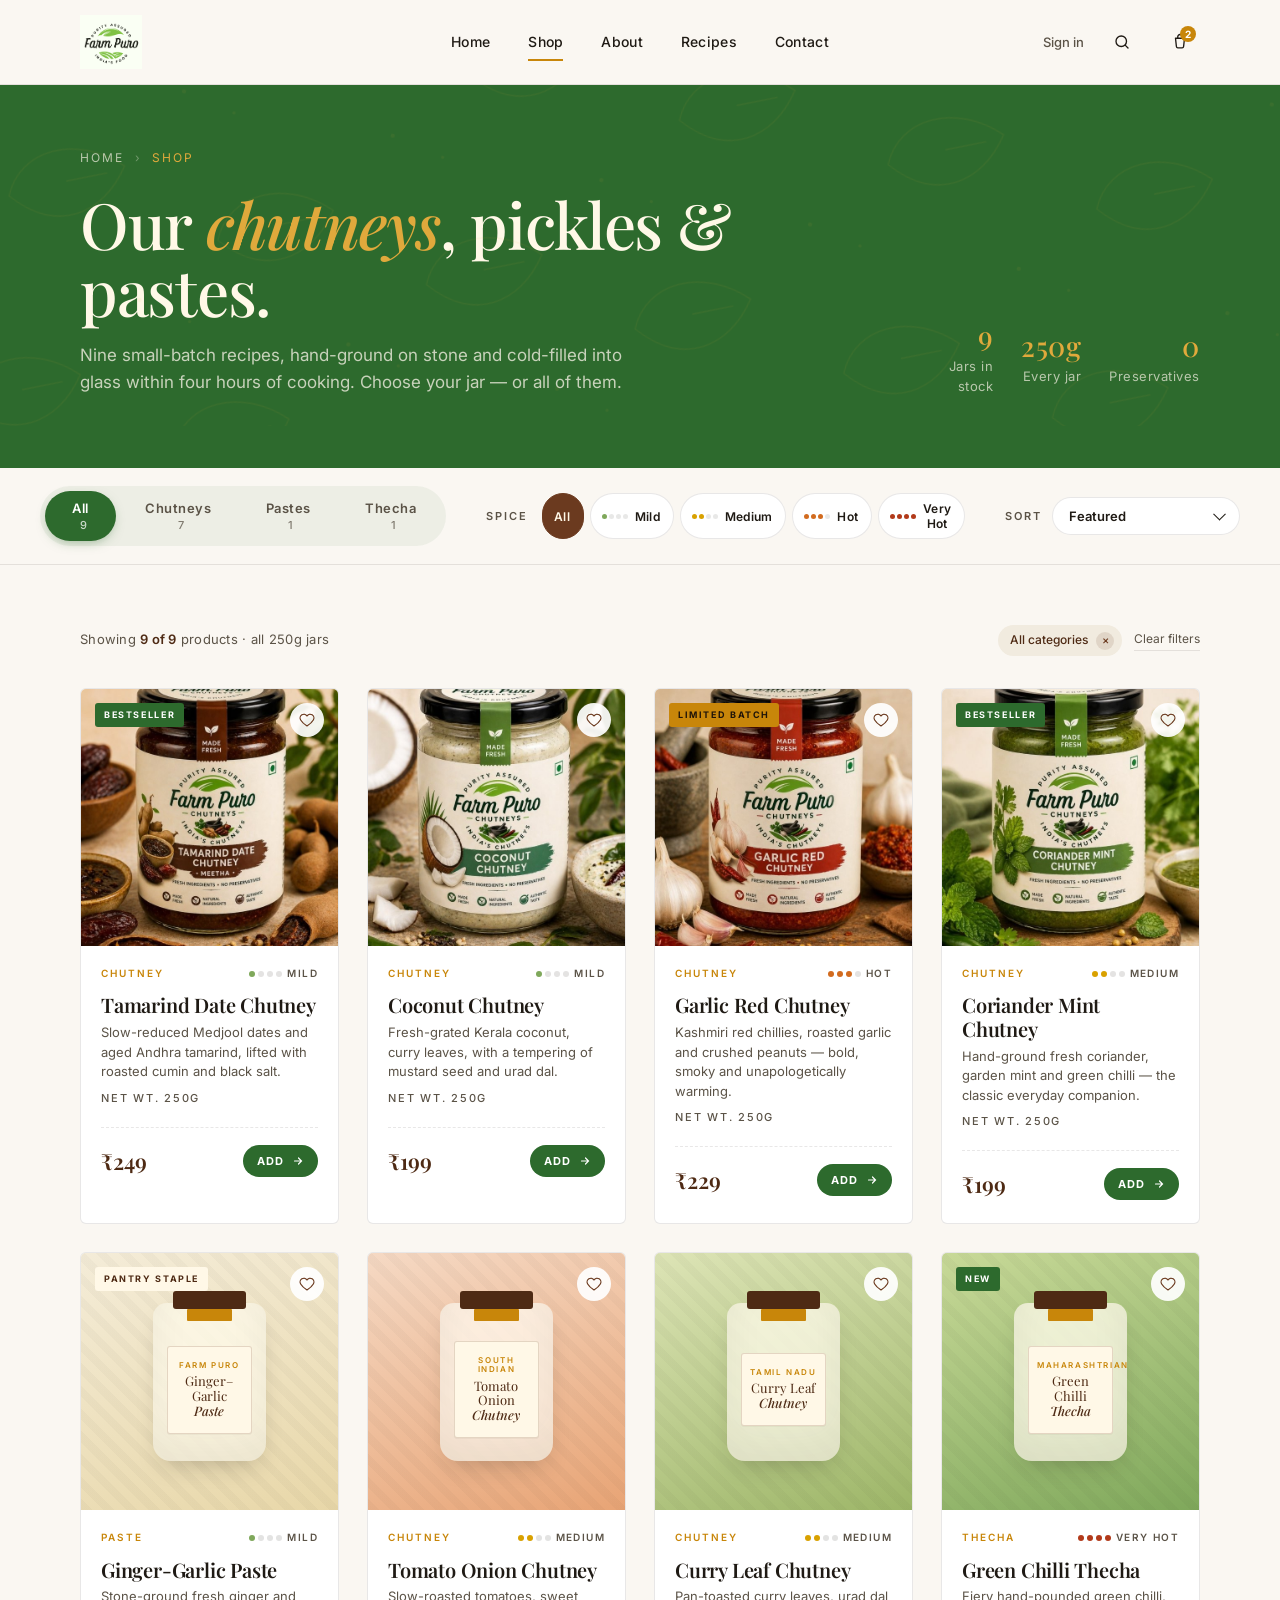
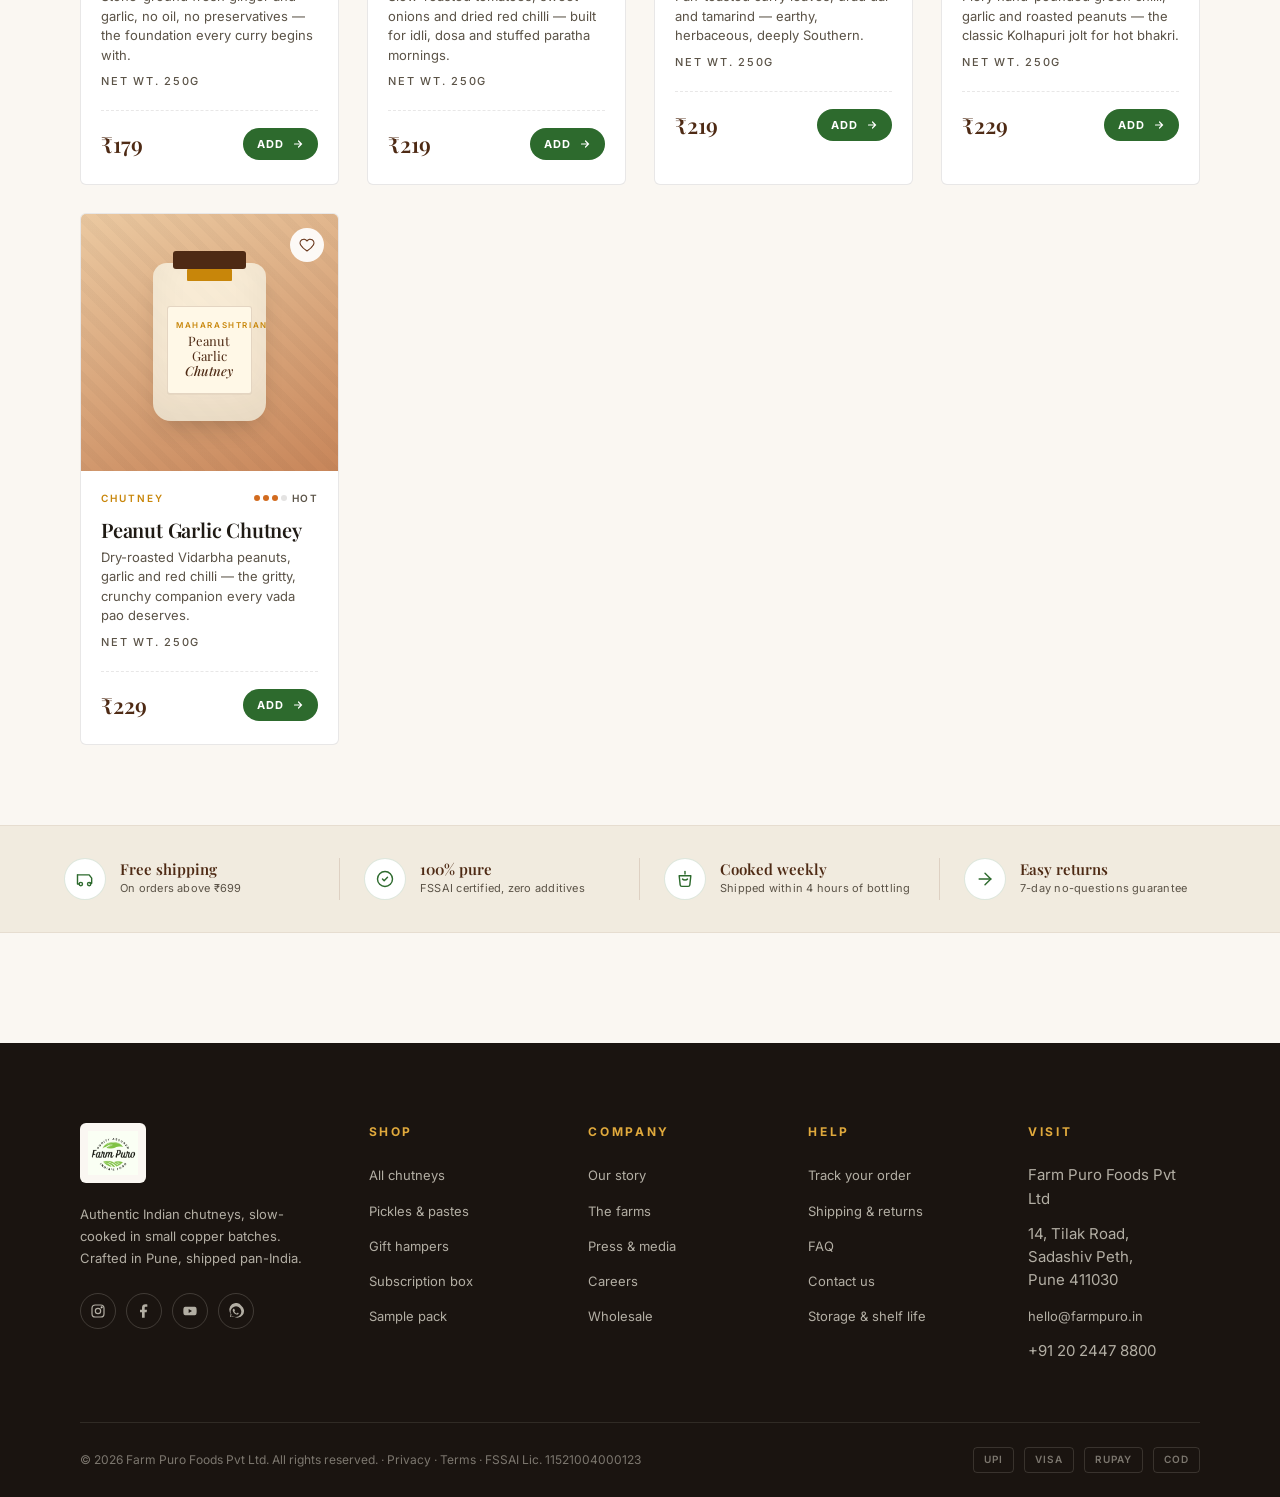
<file: project/Shop.html>
<!doctype html>
<html lang="en">
<head>
<meta charset="utf-8" />
<title>Shop — Farm Puro Chutneys</title>
<meta name="viewport" content="width=1280" />
<link rel="preconnect" href="https://fonts.googleapis.com" />
<link rel="preconnect" href="https://fonts.gstatic.com" crossorigin />
<link href="https://fonts.googleapis.com/css2?family=Playfair+Display:ital,wght@0,400;0,500;0,600;0,700;1,400&family=Inter:wght@300;400;500;600;700&display=swap" rel="stylesheet" />
<style>
  :root{
    --green:#2D6A2D;
    --green-deep:#234E22;
    --green-soft:#3D7A3D;
    --brown:#6B3A1F;
    --brown-deep:#4E2A14;
    --cream:#FAF7F2;
    --cream-warm:#F1EBDF;
    --gold:#C8860A;
    --gold-soft:#E0A93C;
    --ink:#1F1A14;
    --ink-soft:#5B5347;
    --rule:rgba(31,26,20,.10);

    /* spice indicator colors */
    --mild:#7FA85B;
    --medium:#D9A100;
    --hot:#D26B1F;
    --very-hot:#B23A1A;
  }
  *{box-sizing:border-box;margin:0;padding:0}
  html,body{background:var(--cream);color:var(--ink);font-family:'Inter',sans-serif;font-size:15px;line-height:1.55;-webkit-font-smoothing:antialiased}
  img{display:block;max-width:100%}
  a{color:inherit;text-decoration:none}
  button{font-family:inherit;cursor:pointer;border:0;background:none;color:inherit}
  select{font-family:inherit;cursor:pointer}
  .wrap{max-width:1200px;margin:0 auto;padding:0 40px}
  h1,h2,h3,h4,.serif{font-family:'Playfair Display',serif;font-weight:600;letter-spacing:-.01em;color:var(--ink)}
  .eyebrow{font-family:'Inter',sans-serif;font-size:12px;font-weight:600;letter-spacing:.22em;text-transform:uppercase;color:var(--gold)}

  /* ====================== HEADER ====================== */
  .header{position:sticky;top:0;z-index:60;background:rgba(250,247,242,.92);backdrop-filter:saturate(140%) blur(10px);border-bottom:1px solid var(--rule)}
  .header-inner{display:grid;grid-template-columns:1fr auto 1fr;align-items:center;height:84px;gap:24px}
  .brand{display:flex;align-items:center;gap:10px}
  .brand img{height:54px;width:auto}
  .nav{display:flex;gap:38px;justify-content:center}
  .nav a{font-size:14px;font-weight:500;color:var(--ink);letter-spacing:.02em;position:relative;padding:6px 0}
  .nav a.active::after,.nav a:hover::after{content:"";position:absolute;left:0;right:0;bottom:-2px;height:2px;background:var(--gold)}
  .header-right{display:flex;justify-content:flex-end;align-items:center;gap:18px}
  .icon-btn{width:40px;height:40px;border-radius:50%;display:grid;place-items:center;color:var(--ink);transition:background .2s}
  .icon-btn:hover{background:rgba(45,106,45,.08)}
  .cart{position:relative}
  .cart-badge{position:absolute;top:4px;right:4px;background:var(--gold);color:#fff;font-size:10px;font-weight:700;min-width:16px;height:16px;border-radius:8px;display:grid;place-items:center;padding:0 4px}
  .login{font-size:13px;font-weight:500;color:var(--ink-soft)}
  .login:hover{color:var(--green)}

  /* ====================== PAGE HERO ====================== */
  .page-hero{background:var(--green);color:#F4EFE3;position:relative;overflow:hidden;padding:64px 0 72px}
  .page-hero .crumb{display:flex;align-items:center;gap:10px;font-size:12px;letter-spacing:.18em;text-transform:uppercase;color:rgba(244,239,227,.7);margin-bottom:22px}
  .page-hero .crumb a:hover{color:var(--gold-soft)}
  .page-hero .crumb .sep{opacity:.5}
  .page-hero .crumb .here{color:var(--gold-soft)}
  .page-hero h1{font-family:'Playfair Display',serif;font-weight:500;color:#FFF8E7;font-size:64px;line-height:1.05;letter-spacing:-.02em}
  .page-hero h1 em{font-style:italic;color:var(--gold-soft);font-weight:500}
  .page-hero p.sub{font-size:17px;line-height:1.6;color:rgba(244,239,227,.78);margin-top:18px;max-width:580px}
  .page-hero-row{display:flex;justify-content:space-between;align-items:flex-end;gap:60px}
  .page-hero-meta{display:flex;align-items:center;gap:28px;color:rgba(244,239,227,.7);font-size:13px;letter-spacing:.04em}
  .page-hero-meta strong{color:var(--gold-soft);font-family:'Playfair Display',serif;font-size:28px;font-weight:500;display:block;line-height:1;margin-bottom:6px}
  .page-hero-meta .m-item{text-align:right}
  .page-hero-pattern{position:absolute;inset:0;opacity:.07;pointer-events:none}

  /* ====================== FILTER BAR ====================== */
  .filter-bar{position:sticky;top:84px;z-index:50;background:rgba(250,247,242,.96);backdrop-filter:saturate(140%) blur(8px);border-bottom:1px solid var(--rule)}
  .filter-inner{display:grid;grid-template-columns:auto 1fr auto;align-items:center;gap:40px;padding:18px 0}

  .tabs{display:flex;align-items:center;gap:4px;background:rgba(45,106,45,.06);padding:5px;border-radius:999px}
  .tabs button{position:relative;padding:9px 20px;border-radius:999px;font-size:13px;font-weight:600;letter-spacing:.04em;color:var(--ink-soft);transition:color .15s, background .15s}
  .tabs button:hover{color:var(--green)}
  .tabs button.on{background:var(--green);color:#fff;box-shadow:0 4px 12px -4px rgba(45,106,45,.5)}
  .tabs button .count{margin-left:6px;font-size:11px;opacity:.75;font-weight:500}

  .spice{display:flex;align-items:center;gap:14px;justify-content:center}
  .spice-label{font-size:11px;font-weight:600;letter-spacing:.18em;text-transform:uppercase;color:var(--ink-soft)}
  .spice-pills{display:flex;gap:6px}
  .pill{display:inline-flex;align-items:center;gap:7px;padding:7px 13px 7px 11px;border:1px solid var(--rule);border-radius:999px;font-size:12px;font-weight:600;letter-spacing:.02em;color:var(--ink);background:#fff;transition:border-color .15s, color .15s}
  .pill:hover{border-color:var(--brown)}
  .pill.on{border-color:var(--brown);background:var(--brown);color:#FFF8E7}
  .pill.on .dot{background:#FFF8E7}
  .pill .dots{display:flex;gap:2px}
  .pill .dot{width:5px;height:5px;border-radius:50%;background:var(--rule)}
  .pill[data-level="all"] .dot.on,
  .pill[data-level="mild"] .dot.on{background:var(--mild)}
  .pill[data-level="medium"] .dot.on{background:var(--medium)}
  .pill[data-level="hot"] .dot.on{background:var(--hot)}
  .pill[data-level="very-hot"] .dot.on{background:var(--very-hot)}

  .sort{display:flex;align-items:center;gap:10px}
  .sort label{font-size:11px;font-weight:600;letter-spacing:.18em;text-transform:uppercase;color:var(--ink-soft)}
  .select-wrap{position:relative}
  .select-wrap select{appearance:none;-webkit-appearance:none;border:1px solid var(--rule);background:#fff;padding:10px 38px 10px 16px;border-radius:999px;font-size:13px;font-weight:600;color:var(--ink);min-width:188px}
  .select-wrap select:hover{border-color:var(--brown)}
  .select-wrap::after{content:"";position:absolute;right:16px;top:50%;width:8px;height:8px;border-right:1.5px solid var(--ink);border-bottom:1.5px solid var(--ink);transform:translateY(-70%) rotate(45deg);pointer-events:none}

  /* ====================== SHOP SECTION ====================== */
  .shop{padding:60px 0 110px}
  .results-row{display:flex;justify-content:space-between;align-items:baseline;margin-bottom:32px}
  .results-row .count{font-size:13px;color:var(--ink-soft);letter-spacing:.02em}
  .results-row .count strong{color:var(--brown-deep);font-weight:600}
  .active-filters{display:flex;gap:8px;align-items:center}
  .chip{display:inline-flex;align-items:center;gap:8px;padding:6px 8px 6px 12px;border-radius:999px;font-size:12px;background:var(--cream-warm);color:var(--brown-deep);font-weight:500}
  .chip .x{width:18px;height:18px;border-radius:50%;background:rgba(107,58,31,.12);display:grid;place-items:center;font-size:11px;line-height:1;color:var(--brown)}
  .clear-link{font-size:12px;color:var(--ink-soft);border-bottom:1px solid var(--rule);padding-bottom:1px;margin-left:4px}
  .clear-link:hover{color:var(--brown)}

  .product-grid{display:grid;grid-template-columns:repeat(4,1fr);gap:28px}
  .product{background:#fff;border:1px solid var(--rule);border-radius:6px;overflow:hidden;display:flex;flex-direction:column;transition:transform .25s, box-shadow .25s;position:relative}
  .product:hover{transform:translateY(-6px);box-shadow:0 22px 44px -18px rgba(31,26,20,.22)}
  .product .pic{position:relative;aspect-ratio:1/1;background:var(--cream-warm);overflow:hidden}
  .product .pic img{width:100%;height:100%;object-fit:cover;transition:transform .5s}
  .product:hover .pic img{transform:scale(1.04)}
  .product .placeholder{position:absolute;inset:0;display:grid;place-items:center;padding:24px;background:linear-gradient(160deg,var(--ph-a,#F1EBDF),var(--ph-b,#E6DCC8))}
  .product .placeholder::before{content:"";position:absolute;inset:0;background-image:repeating-linear-gradient(45deg, rgba(31,26,20,.04) 0 8px, transparent 8px 16px);opacity:.7}
  .product .placeholder .ph-jar{position:relative;width:54%;aspect-ratio:5/7;background:var(--ph-jar,rgba(255,255,255,.55));border-radius:14px 14px 18px 18px;box-shadow:0 12px 24px -10px rgba(31,26,20,.25), inset 0 -22px 40px rgba(31,26,20,.06);display:flex;align-items:center;justify-content:center;padding:30px 14px 14px}
  .product .placeholder .ph-jar::before{content:"";position:absolute;top:-12px;left:18%;right:18%;height:18px;background:var(--brown-deep);border-radius:3px}
  .product .placeholder .ph-jar::after{content:"";position:absolute;top:6px;left:30%;right:30%;height:12px;background:var(--gold);border-radius:1px}
  .product .placeholder .ph-label{position:relative;background:#FFF8E7;padding:14px 8px;border-radius:3px;text-align:center;width:100%;font-family:'Playfair Display',serif;color:var(--brown-deep);font-size:13px;line-height:1.15;border:1px solid rgba(107,58,31,.18);box-shadow:0 1px 0 rgba(31,26,20,.04)}
  .product .placeholder .ph-label .ph-eyebrow{font-family:'Inter',sans-serif;font-size:8px;letter-spacing:.2em;text-transform:uppercase;color:var(--gold);font-weight:600;margin-bottom:4px;display:block}
  .product .placeholder .ph-label em{font-style:italic;font-weight:500}

  .heart{position:absolute;top:14px;right:14px;width:34px;height:34px;border-radius:50%;background:rgba(255,255,255,.92);display:grid;place-items:center;color:var(--brown);z-index:2;transition:background .15s, color .15s}
  .heart:hover{background:var(--brown);color:#FFF8E7}
  .quick{position:absolute;left:14px;right:14px;bottom:14px;background:rgba(255,255,255,.96);color:var(--ink);padding:10px 14px;border-radius:999px;font-size:12px;font-weight:600;letter-spacing:.06em;text-align:center;opacity:0;transform:translateY(8px);transition:opacity .25s, transform .25s;z-index:2}
  .product:hover .quick{opacity:1;transform:translateY(0)}
  .badge{position:absolute;top:14px;left:14px;font-size:9px;letter-spacing:.18em;text-transform:uppercase;font-weight:700;padding:5px 9px;border-radius:3px;z-index:2}
  .badge.b-green{background:var(--green);color:#fff}
  .badge.b-gold{background:var(--gold);color:#1F1409}
  .badge.b-cream{background:#FFF8E7;color:var(--brown-deep)}

  .body{padding:20px 20px 22px;display:flex;flex-direction:column;gap:6px;flex:1}
  .row-top{display:flex;justify-content:space-between;align-items:center;margin-bottom:2px}
  .category-tag{font-size:10px;letter-spacing:.2em;text-transform:uppercase;color:var(--gold);font-weight:600}
  .spice-indicator{display:inline-flex;align-items:center;gap:5px;font-size:10px;letter-spacing:.14em;text-transform:uppercase;font-weight:600;color:var(--ink-soft)}
  .spice-indicator .lvl{display:flex;gap:3px}
  .spice-indicator .lvl span{width:6px;height:6px;border-radius:50%;background:rgba(31,26,20,.12)}
  .spice-indicator[data-level="mild"] .lvl span:nth-child(-n+1){background:var(--mild)}
  .spice-indicator[data-level="medium"] .lvl span:nth-child(-n+2){background:var(--medium)}
  .spice-indicator[data-level="hot"] .lvl span:nth-child(-n+3){background:var(--hot)}
  .spice-indicator[data-level="very-hot"] .lvl span:nth-child(-n+4){background:var(--very-hot)}

  .product h3{font-size:20px;line-height:1.18;font-weight:600;margin-top:4px}
  .product .desc{font-size:13px;color:var(--ink-soft);line-height:1.5}
  .weight{font-size:11px;color:var(--ink-soft);letter-spacing:.16em;text-transform:uppercase;font-weight:500;margin-top:2px}

  .row-bot{display:flex;align-items:center;justify-content:space-between;margin-top:14px;padding-top:16px;border-top:1px dashed var(--rule)}
  .price{display:flex;align-items:baseline;gap:8px}
  .price .now{font-family:'Playfair Display',serif;font-size:22px;color:var(--brown-deep);font-weight:600}
  .price .unit{font-size:11px;color:var(--ink-soft)}
  .add{display:inline-flex;align-items:center;gap:8px;background:var(--green);color:#fff;padding:9px 14px 9px 14px;border-radius:999px;font-size:11px;font-weight:700;letter-spacing:.1em;text-transform:uppercase;transition:background .15s, transform .15s}
  .add:hover{background:var(--green-deep);transform:translateX(2px)}
  .add svg{transition:transform .2s}
  .add:hover svg{transform:translateX(2px)}

  /* assurance row */
  .assurance{margin-top:80px;background:var(--cream-warm);border-top:1px solid rgba(107,58,31,.08);border-bottom:1px solid rgba(107,58,31,.08)}
  .assurance-row{display:grid;grid-template-columns:repeat(4,1fr);align-items:center;padding:32px 0}
  .as-item{display:flex;align-items:center;gap:14px;padding:0 24px;border-right:1px solid rgba(107,58,31,.14)}
  .as-item:last-child{border-right:0}
  .as-ic{flex-shrink:0;width:42px;height:42px;border-radius:50%;background:#fff;display:grid;place-items:center;color:var(--green);border:1px solid rgba(45,106,45,.16)}
  .as-title{font-family:'Playfair Display',serif;font-size:15px;font-weight:600;color:var(--brown-deep);line-height:1.15}
  .as-sub{font-size:11px;color:var(--ink-soft);margin-top:2px;letter-spacing:.02em}

  /* ====================== FOOTER ====================== */
  footer{background:#1A1410;color:rgba(244,239,227,.7);padding:80px 0 0}
  .foot-grid{display:grid;grid-template-columns:1.4fr 1fr 1fr 1fr 1fr;gap:48px;padding-bottom:60px}
  .foot-brand img{height:60px;background:#FAF7F2;padding:8px;border-radius:6px}
  .foot-brand p{margin-top:20px;font-size:13px;line-height:1.7;max-width:280px}
  .socials{display:flex;gap:10px;margin-top:24px}
  .socials a{width:36px;height:36px;border-radius:50%;border:1px solid rgba(244,239,227,.18);display:grid;place-items:center;color:rgba(244,239,227,.7)}
  .socials a:hover{background:var(--gold);color:#1F1409;border-color:var(--gold)}
  .foot-col h4{font-family:'Inter',sans-serif;font-size:12px;font-weight:700;letter-spacing:.22em;text-transform:uppercase;color:var(--gold-soft);margin-bottom:22px}
  .foot-col ul{list-style:none;display:flex;flex-direction:column;gap:12px}
  .foot-col a{font-size:13px;color:rgba(244,239,227,.7)}
  .foot-col a:hover{color:#FFF8E7}
  .copy{border-top:1px solid rgba(244,239,227,.10);padding:24px 0;display:flex;justify-content:space-between;align-items:center;font-size:12px;color:rgba(244,239,227,.45)}
  .copy .pays{display:flex;gap:10px;align-items:center}
  .copy .pays span{padding:4px 10px;border:1px solid rgba(244,239,227,.14);border-radius:4px;font-size:10px;letter-spacing:.1em;font-weight:600}

  svg{display:block}
</style>
</head>
<body>

<!-- ====================== HEADER ====================== -->
<header class="header" data-screen-label="Header">
  <div class="wrap header-inner">
    <a class="brand" href="Homepage.html">
      <img src="assets/logo.png" alt="Farm Puro Chutneys" />
    </a>
    <nav class="nav">
      <a href="Homepage.html">Home</a>
      <a href="Shop.html" class="active">Shop</a>
      <a href="#">About</a>
      <a href="#">Recipes</a>
      <a href="#">Contact</a>
    </nav>
    <div class="header-right">
      <a href="#" class="login">Sign in</a>
      <button class="icon-btn" aria-label="Search">
        <svg width="18" height="18" viewBox="0 0 24 24" fill="none" stroke="currentColor" stroke-width="1.8" stroke-linecap="round"><circle cx="11" cy="11" r="7"/><path d="m20 20-3.5-3.5"/></svg>
      </button>
      <button class="icon-btn cart" aria-label="Cart">
        <svg width="18" height="20" viewBox="0 0 24 24" fill="none" stroke="currentColor" stroke-width="1.8" stroke-linecap="round" stroke-linejoin="round"><path d="M6 7h12l-1.2 11a2 2 0 0 1-2 1.8H9.2a2 2 0 0 1-2-1.8L6 7Z"/><path d="M9 7V5a3 3 0 0 1 6 0v2"/></svg>
        <span class="cart-badge">2</span>
      </button>
    </div>
  </div>
</header>

<!-- ====================== PAGE HERO ====================== -->
<section class="page-hero" data-screen-label="Page Hero">
  <svg class="page-hero-pattern" viewBox="0 0 1200 320" preserveAspectRatio="xMidYMid slice" xmlns="http://www.w3.org/2000/svg" aria-hidden="true">
    <defs>
      <pattern id="leaves-hero" x="0" y="0" width="200" height="200" patternUnits="userSpaceOnUse" patternTransform="rotate(12)">
        <path d="M30 100 C 30 55, 80 30, 130 50 C 120 100, 80 125, 30 100 Z M80 75 L 115 60" fill="none" stroke="#E0A93C" stroke-width="1.3" stroke-linecap="round"/>
        <circle cx="170" cy="170" r="2" fill="#E0A93C"/>
        <circle cx="20" cy="180" r="1.5" fill="#E0A93C"/>
      </pattern>
    </defs>
    <rect width="1200" height="320" fill="url(#leaves-hero)"/>
  </svg>
  <div class="wrap">
    <div class="crumb">
      <a href="Homepage.html">Home</a>
      <span class="sep">›</span>
      <span class="here">Shop</span>
    </div>
    <div class="page-hero-row">
      <div>
        <h1>Our <em>chutneys</em>, pickles &amp; pastes.</h1>
        <p class="sub">Nine small-batch recipes, hand-ground on stone and cold-filled into glass within four hours of cooking. Choose your jar — or all of them.</p>
      </div>
      <div class="page-hero-meta">
        <div class="m-item"><strong>9</strong><div>Jars in stock</div></div>
        <div class="m-item"><strong>250g</strong><div>Every jar</div></div>
        <div class="m-item"><strong>0</strong><div>Preservatives</div></div>
      </div>
    </div>
  </div>
</section>

<!-- ====================== FILTER BAR ====================== -->
<section class="filter-bar" data-screen-label="Filter Bar">
  <div class="wrap filter-inner">
    <div class="tabs" role="tablist">
      <button class="on">All <span class="count">9</span></button>
      <button>Chutneys <span class="count">7</span></button>
      <button>Pastes <span class="count">1</span></button>
      <button>Thecha <span class="count">1</span></button>
    </div>

    <div class="spice">
      <span class="spice-label">Spice</span>
      <div class="spice-pills">
        <button class="pill on" data-level="all">All</button>
        <button class="pill" data-level="mild"><span class="dots"><span class="dot on"></span><span class="dot"></span><span class="dot"></span><span class="dot"></span></span>Mild</button>
        <button class="pill" data-level="medium"><span class="dots"><span class="dot on"></span><span class="dot on"></span><span class="dot"></span><span class="dot"></span></span>Medium</button>
        <button class="pill" data-level="hot"><span class="dots"><span class="dot on"></span><span class="dot on"></span><span class="dot on"></span><span class="dot"></span></span>Hot</button>
        <button class="pill" data-level="very-hot"><span class="dots"><span class="dot on"></span><span class="dot on"></span><span class="dot on"></span><span class="dot on"></span></span>Very Hot</button>
      </div>
    </div>

    <div class="sort">
      <label for="sort-select">Sort</label>
      <div class="select-wrap">
        <select id="sort-select">
          <option>Featured</option>
          <option>Price: Low to High</option>
          <option>Price: High to Low</option>
          <option>Best-selling</option>
          <option>Newest</option>
        </select>
      </div>
    </div>
  </div>
</section>

<!-- ====================== SHOP GRID ====================== -->
<section class="shop" data-screen-label="Shop Grid">
  <div class="wrap">

    <div class="results-row">
      <div class="count">Showing <strong>9 of 9</strong> products · all 250g jars</div>
      <div class="active-filters">
        <span class="chip">All categories <span class="x">×</span></span>
        <a href="#" class="clear-link">Clear filters</a>
      </div>
    </div>

    <div class="product-grid">

      <!-- 1. Tamarind Date Chutney -->
      <article class="product">
        <div class="pic">
          <span class="badge b-green">Bestseller</span>
          <button class="heart" aria-label="Save">
            <svg width="16" height="16" viewBox="0 0 24 24" fill="none" stroke="currentColor" stroke-width="1.8" stroke-linecap="round" stroke-linejoin="round"><path d="M12 21s-7-4.5-9.5-9A5.5 5.5 0 0 1 12 6a5.5 5.5 0 0 1 9.5 6c-2.5 4.5-9.5 9-9.5 9Z"/></svg>
          </button>
          <img src="assets/tamarind-date.jpg" alt="Tamarind Date Chutney" />
          <button class="quick">Quick view</button>
        </div>
        <div class="body">
          <div class="row-top">
            <span class="category-tag">Chutney</span>
            <span class="spice-indicator" data-level="mild" title="Mild"><span class="lvl"><span></span><span></span><span></span><span></span></span>Mild</span>
          </div>
          <h3>Tamarind Date Chutney</h3>
          <p class="desc">Slow-reduced Medjool dates and aged Andhra tamarind, lifted with roasted cumin and black salt.</p>
          <div class="weight">Net wt. 250g</div>
          <div class="row-bot">
            <div class="price"><span class="now">₹249</span></div>
            <button class="add">Add <svg width="12" height="12" viewBox="0 0 24 24" fill="none" stroke="currentColor" stroke-width="2.4" stroke-linecap="round"><path d="M5 12h14M13 6l6 6-6 6"/></svg></button>
          </div>
        </div>
      </article>

      <!-- 2. Coconut Chutney -->
      <article class="product">
        <div class="pic">
          <button class="heart" aria-label="Save">
            <svg width="16" height="16" viewBox="0 0 24 24" fill="none" stroke="currentColor" stroke-width="1.8" stroke-linecap="round" stroke-linejoin="round"><path d="M12 21s-7-4.5-9.5-9A5.5 5.5 0 0 1 12 6a5.5 5.5 0 0 1 9.5 6c-2.5 4.5-9.5 9-9.5 9Z"/></svg>
          </button>
          <img src="assets/coconut.jpg" alt="Coconut Chutney" />
          <button class="quick">Quick view</button>
        </div>
        <div class="body">
          <div class="row-top">
            <span class="category-tag">Chutney</span>
            <span class="spice-indicator" data-level="mild" title="Mild"><span class="lvl"><span></span><span></span><span></span><span></span></span>Mild</span>
          </div>
          <h3>Coconut Chutney</h3>
          <p class="desc">Fresh-grated Kerala coconut, curry leaves, with a tempering of mustard seed and urad dal.</p>
          <div class="weight">Net wt. 250g</div>
          <div class="row-bot">
            <div class="price"><span class="now">₹199</span></div>
            <button class="add">Add <svg width="12" height="12" viewBox="0 0 24 24" fill="none" stroke="currentColor" stroke-width="2.4" stroke-linecap="round"><path d="M5 12h14M13 6l6 6-6 6"/></svg></button>
          </div>
        </div>
      </article>

      <!-- 3. Garlic Red Chutney -->
      <article class="product">
        <div class="pic">
          <span class="badge b-gold">Limited Batch</span>
          <button class="heart" aria-label="Save">
            <svg width="16" height="16" viewBox="0 0 24 24" fill="none" stroke="currentColor" stroke-width="1.8" stroke-linecap="round" stroke-linejoin="round"><path d="M12 21s-7-4.5-9.5-9A5.5 5.5 0 0 1 12 6a5.5 5.5 0 0 1 9.5 6c-2.5 4.5-9.5 9-9.5 9Z"/></svg>
          </button>
          <img src="assets/garlic-red.jpg" alt="Garlic Red Chutney" />
          <button class="quick">Quick view</button>
        </div>
        <div class="body">
          <div class="row-top">
            <span class="category-tag">Chutney</span>
            <span class="spice-indicator" data-level="hot" title="Hot"><span class="lvl"><span></span><span></span><span></span><span></span></span>Hot</span>
          </div>
          <h3>Garlic Red Chutney</h3>
          <p class="desc">Kashmiri red chillies, roasted garlic and crushed peanuts — bold, smoky and unapologetically warming.</p>
          <div class="weight">Net wt. 250g</div>
          <div class="row-bot">
            <div class="price"><span class="now">₹229</span></div>
            <button class="add">Add <svg width="12" height="12" viewBox="0 0 24 24" fill="none" stroke="currentColor" stroke-width="2.4" stroke-linecap="round"><path d="M5 12h14M13 6l6 6-6 6"/></svg></button>
          </div>
        </div>
      </article>

      <!-- 4. Coriander Mint Chutney -->
      <article class="product">
        <div class="pic">
          <span class="badge b-green">Bestseller</span>
          <button class="heart" aria-label="Save">
            <svg width="16" height="16" viewBox="0 0 24 24" fill="none" stroke="currentColor" stroke-width="1.8" stroke-linecap="round" stroke-linejoin="round"><path d="M12 21s-7-4.5-9.5-9A5.5 5.5 0 0 1 12 6a5.5 5.5 0 0 1 9.5 6c-2.5 4.5-9.5 9-9.5 9Z"/></svg>
          </button>
          <img src="assets/coriander-mint.jpg" alt="Coriander Mint Chutney" />
          <button class="quick">Quick view</button>
        </div>
        <div class="body">
          <div class="row-top">
            <span class="category-tag">Chutney</span>
            <span class="spice-indicator" data-level="medium" title="Medium"><span class="lvl"><span></span><span></span><span></span><span></span></span>Medium</span>
          </div>
          <h3>Coriander Mint Chutney</h3>
          <p class="desc">Hand-ground fresh coriander, garden mint and green chilli — the classic everyday companion.</p>
          <div class="weight">Net wt. 250g</div>
          <div class="row-bot">
            <div class="price"><span class="now">₹199</span></div>
            <button class="add">Add <svg width="12" height="12" viewBox="0 0 24 24" fill="none" stroke="currentColor" stroke-width="2.4" stroke-linecap="round"><path d="M5 12h14M13 6l6 6-6 6"/></svg></button>
          </div>
        </div>
      </article>

      <!-- 5. Ginger-Garlic Paste -->
      <article class="product">
        <div class="pic">
          <span class="badge b-cream">Pantry Staple</span>
          <button class="heart" aria-label="Save">
            <svg width="16" height="16" viewBox="0 0 24 24" fill="none" stroke="currentColor" stroke-width="1.8" stroke-linecap="round" stroke-linejoin="round"><path d="M12 21s-7-4.5-9.5-9A5.5 5.5 0 0 1 12 6a5.5 5.5 0 0 1 9.5 6c-2.5 4.5-9.5 9-9.5 9Z"/></svg>
          </button>
          <div class="placeholder" style="--ph-a:#F4ECD8;--ph-b:#E8D7A8;--ph-jar:rgba(255,251,235,.75)">
            <div class="ph-jar">
              <div class="ph-label">
                <span class="ph-eyebrow">Farm Puro</span>
                Ginger–Garlic<br/><em>Paste</em>
              </div>
            </div>
          </div>
          <button class="quick">Quick view</button>
        </div>
        <div class="body">
          <div class="row-top">
            <span class="category-tag">Paste</span>
            <span class="spice-indicator" data-level="mild" title="Mild"><span class="lvl"><span></span><span></span><span></span><span></span></span>Mild</span>
          </div>
          <h3>Ginger-Garlic Paste</h3>
          <p class="desc">Stone-ground fresh ginger and garlic, no oil, no preservatives — the foundation every curry begins with.</p>
          <div class="weight">Net wt. 250g</div>
          <div class="row-bot">
            <div class="price"><span class="now">₹179</span></div>
            <button class="add">Add <svg width="12" height="12" viewBox="0 0 24 24" fill="none" stroke="currentColor" stroke-width="2.4" stroke-linecap="round"><path d="M5 12h14M13 6l6 6-6 6"/></svg></button>
          </div>
        </div>
      </article>

      <!-- 6. Tomato Onion Chutney -->
      <article class="product">
        <div class="pic">
          <button class="heart" aria-label="Save">
            <svg width="16" height="16" viewBox="0 0 24 24" fill="none" stroke="currentColor" stroke-width="1.8" stroke-linecap="round" stroke-linejoin="round"><path d="M12 21s-7-4.5-9.5-9A5.5 5.5 0 0 1 12 6a5.5 5.5 0 0 1 9.5 6c-2.5 4.5-9.5 9-9.5 9Z"/></svg>
          </button>
          <div class="placeholder" style="--ph-a:#F5D9C4;--ph-b:#E8A475;--ph-jar:rgba(255,248,236,.78)">
            <div class="ph-jar">
              <div class="ph-label">
                <span class="ph-eyebrow">South Indian</span>
                Tomato Onion<br/><em>Chutney</em>
              </div>
            </div>
          </div>
          <button class="quick">Quick view</button>
        </div>
        <div class="body">
          <div class="row-top">
            <span class="category-tag">Chutney</span>
            <span class="spice-indicator" data-level="medium" title="Medium"><span class="lvl"><span></span><span></span><span></span><span></span></span>Medium</span>
          </div>
          <h3>Tomato Onion Chutney</h3>
          <p class="desc">Slow-roasted tomatoes, sweet onions and dried red chilli — built for idli, dosa and stuffed paratha mornings.</p>
          <div class="weight">Net wt. 250g</div>
          <div class="row-bot">
            <div class="price"><span class="now">₹219</span></div>
            <button class="add">Add <svg width="12" height="12" viewBox="0 0 24 24" fill="none" stroke="currentColor" stroke-width="2.4" stroke-linecap="round"><path d="M5 12h14M13 6l6 6-6 6"/></svg></button>
          </div>
        </div>
      </article>

      <!-- 7. Curry Leaf Chutney -->
      <article class="product">
        <div class="pic">
          <button class="heart" aria-label="Save">
            <svg width="16" height="16" viewBox="0 0 24 24" fill="none" stroke="currentColor" stroke-width="1.8" stroke-linecap="round" stroke-linejoin="round"><path d="M12 21s-7-4.5-9.5-9A5.5 5.5 0 0 1 12 6a5.5 5.5 0 0 1 9.5 6c-2.5 4.5-9.5 9-9.5 9Z"/></svg>
          </button>
          <div class="placeholder" style="--ph-a:#DDE4B6;--ph-b:#9DB668;--ph-jar:rgba(255,251,235,.75)">
            <div class="ph-jar">
              <div class="ph-label">
                <span class="ph-eyebrow">Tamil Nadu</span>
                Curry Leaf<br/><em>Chutney</em>
              </div>
            </div>
          </div>
          <button class="quick">Quick view</button>
        </div>
        <div class="body">
          <div class="row-top">
            <span class="category-tag">Chutney</span>
            <span class="spice-indicator" data-level="medium" title="Medium"><span class="lvl"><span></span><span></span><span></span><span></span></span>Medium</span>
          </div>
          <h3>Curry Leaf Chutney</h3>
          <p class="desc">Pan-toasted curry leaves, urad dal and tamarind — earthy, herbaceous, deeply Southern.</p>
          <div class="weight">Net wt. 250g</div>
          <div class="row-bot">
            <div class="price"><span class="now">₹219</span></div>
            <button class="add">Add <svg width="12" height="12" viewBox="0 0 24 24" fill="none" stroke="currentColor" stroke-width="2.4" stroke-linecap="round"><path d="M5 12h14M13 6l6 6-6 6"/></svg></button>
          </div>
        </div>
      </article>

      <!-- 8. Green Chilli Thecha -->
      <article class="product">
        <div class="pic">
          <span class="badge b-green">New</span>
          <button class="heart" aria-label="Save">
            <svg width="16" height="16" viewBox="0 0 24 24" fill="none" stroke="currentColor" stroke-width="1.8" stroke-linecap="round" stroke-linejoin="round"><path d="M12 21s-7-4.5-9.5-9A5.5 5.5 0 0 1 12 6a5.5 5.5 0 0 1 9.5 6c-2.5 4.5-9.5 9-9.5 9Z"/></svg>
          </button>
          <div class="placeholder" style="--ph-a:#C8D998;--ph-b:#7FA85B;--ph-jar:rgba(255,251,235,.78)">
            <div class="ph-jar">
              <div class="ph-label">
                <span class="ph-eyebrow">Maharashtrian</span>
                Green Chilli<br/><em>Thecha</em>
              </div>
            </div>
          </div>
          <button class="quick">Quick view</button>
        </div>
        <div class="body">
          <div class="row-top">
            <span class="category-tag">Thecha</span>
            <span class="spice-indicator" data-level="very-hot" title="Very Hot"><span class="lvl"><span></span><span></span><span></span><span></span></span>Very Hot</span>
          </div>
          <h3>Green Chilli Thecha</h3>
          <p class="desc">Fiery hand-pounded green chilli, garlic and roasted peanuts — the classic Kolhapuri jolt for hot bhakri.</p>
          <div class="weight">Net wt. 250g</div>
          <div class="row-bot">
            <div class="price"><span class="now">₹229</span></div>
            <button class="add">Add <svg width="12" height="12" viewBox="0 0 24 24" fill="none" stroke="currentColor" stroke-width="2.4" stroke-linecap="round"><path d="M5 12h14M13 6l6 6-6 6"/></svg></button>
          </div>
        </div>
      </article>

      <!-- 9. Peanut Garlic Chutney -->
      <article class="product">
        <div class="pic">
          <button class="heart" aria-label="Save">
            <svg width="16" height="16" viewBox="0 0 24 24" fill="none" stroke="currentColor" stroke-width="1.8" stroke-linecap="round" stroke-linejoin="round"><path d="M12 21s-7-4.5-9.5-9A5.5 5.5 0 0 1 12 6a5.5 5.5 0 0 1 9.5 6c-2.5 4.5-9.5 9-9.5 9Z"/></svg>
          </button>
          <div class="placeholder" style="--ph-a:#EBC9A1;--ph-b:#C8865A;--ph-jar:rgba(255,251,235,.78)">
            <div class="ph-jar">
              <div class="ph-label">
                <span class="ph-eyebrow">Maharashtrian</span>
                Peanut Garlic<br/><em>Chutney</em>
              </div>
            </div>
          </div>
          <button class="quick">Quick view</button>
        </div>
        <div class="body">
          <div class="row-top">
            <span class="category-tag">Chutney</span>
            <span class="spice-indicator" data-level="hot" title="Hot"><span class="lvl"><span></span><span></span><span></span><span></span></span>Hot</span>
          </div>
          <h3>Peanut Garlic Chutney</h3>
          <p class="desc">Dry-roasted Vidarbha peanuts, garlic and red chilli — the gritty, crunchy companion every vada pao deserves.</p>
          <div class="weight">Net wt. 250g</div>
          <div class="row-bot">
            <div class="price"><span class="now">₹229</span></div>
            <button class="add">Add <svg width="12" height="12" viewBox="0 0 24 24" fill="none" stroke="currentColor" stroke-width="2.4" stroke-linecap="round"><path d="M5 12h14M13 6l6 6-6 6"/></svg></button>
          </div>
        </div>
      </article>

    </div>
  </div>

  <!-- assurance row -->
  <div class="assurance">
    <div class="wrap assurance-row">
      <div class="as-item">
        <div class="as-ic">
          <svg width="20" height="20" viewBox="0 0 24 24" fill="none" stroke="currentColor" stroke-width="1.7" stroke-linecap="round" stroke-linejoin="round"><path d="M3 7h14l3 4v6h-2"/><circle cx="7" cy="18" r="2"/><circle cx="17" cy="18" r="2"/><path d="M3 7v11h2"/></svg>
        </div>
        <div><div class="as-title">Free shipping</div><div class="as-sub">On orders above ₹699</div></div>
      </div>
      <div class="as-item">
        <div class="as-ic">
          <svg width="20" height="20" viewBox="0 0 24 24" fill="none" stroke="currentColor" stroke-width="1.7" stroke-linecap="round" stroke-linejoin="round"><circle cx="12" cy="12" r="9"/><path d="m9 12 2 2 4-4"/></svg>
        </div>
        <div><div class="as-title">100% pure</div><div class="as-sub">FSSAI certified, zero additives</div></div>
      </div>
      <div class="as-item">
        <div class="as-ic">
          <svg width="20" height="20" viewBox="0 0 24 24" fill="none" stroke="currentColor" stroke-width="1.7" stroke-linecap="round" stroke-linejoin="round"><path d="M12 3v3"/><path d="M5 8h14l-1.2 11a2 2 0 0 1-2 1.8H8.2a2 2 0 0 1-2-1.8L5 8Z"/><path d="M9 12c1 1.5 5 1.5 6 0"/></svg>
        </div>
        <div><div class="as-title">Cooked weekly</div><div class="as-sub">Shipped within 4 hours of bottling</div></div>
      </div>
      <div class="as-item">
        <div class="as-ic">
          <svg width="20" height="20" viewBox="0 0 24 24" fill="none" stroke="currentColor" stroke-width="1.7" stroke-linecap="round" stroke-linejoin="round"><path d="M5 12h14"/><path d="m12 5 7 7-7 7"/></svg>
        </div>
        <div><div class="as-title">Easy returns</div><div class="as-sub">7-day no-questions guarantee</div></div>
      </div>
    </div>
  </div>
</section>

<!-- ====================== FOOTER ====================== -->
<footer data-screen-label="Footer">
  <div class="wrap">
    <div class="foot-grid">
      <div class="foot-brand">
        <img src="assets/logo.png" alt="Farm Puro" />
        <p>Authentic Indian chutneys, slow-cooked in small copper batches. Crafted in Pune, shipped pan-India.</p>
        <div class="socials">
          <a href="#" aria-label="Instagram"><svg width="16" height="16" viewBox="0 0 24 24" fill="none" stroke="currentColor" stroke-width="1.8"><rect x="3" y="3" width="18" height="18" rx="5"/><circle cx="12" cy="12" r="4"/><circle cx="17.5" cy="6.5" r=".8" fill="currentColor"/></svg></a>
          <a href="#" aria-label="Facebook"><svg width="16" height="16" viewBox="0 0 24 24" fill="currentColor"><path d="M13 22v-8h3l.5-4H13V7.5c0-1.2.4-2 2-2h2V2.2C16.6 2.1 15.4 2 14 2c-3 0-5 1.8-5 5v3H6v4h3v8h4Z"/></svg></a>
          <a href="#" aria-label="YouTube"><svg width="16" height="16" viewBox="0 0 24 24" fill="currentColor"><path d="M22 12c0-3-.3-4.5-.8-5.2-.5-.7-1.3-1-2.2-1.1C17 5.5 12 5.5 12 5.5s-5 0-7 .2c-.9 0-1.7.4-2.2 1.1C2.3 7.5 2 9 2 12s.3 4.5.8 5.2c.5.7 1.3 1 2.2 1.1 2 .2 7 .2 7 .2s5 0 7-.2c.9 0 1.7-.4 2.2-1.1.5-.7.8-2.2.8-5.2Zm-12 3V9l5 3-5 3Z"/></svg></a>
          <a href="#" aria-label="WhatsApp"><svg width="16" height="16" viewBox="0 0 24 24" fill="currentColor"><path d="M20 4A10 10 0 0 0 4 16l-1 5 5-1A10 10 0 1 0 20 4Zm-8 17a8 8 0 0 1-4.3-1.2l-.3-.2-3 .7.8-3-.2-.3A8 8 0 1 1 12 21Zm4.6-5.6c-.3-.1-1.5-.7-1.7-.8-.2-.1-.4-.1-.6.1-.2.2-.7.8-.8 1-.1.1-.3.2-.5.1-1.5-.7-2.4-1.3-3.4-3-.3-.4.3-.4.7-1.3.1-.2 0-.4 0-.5 0-.1-.6-1.4-.8-1.9-.2-.5-.4-.4-.6-.4h-.5c-.2 0-.4 0-.6.3-.2.2-.8.8-.8 2s.8 2.3.9 2.5c.1.2 1.6 2.4 3.8 3.4 1.4.6 1.9.6 2.6.5.4 0 1.3-.5 1.5-1.1.2-.5.2-1 .1-1.1 0-.1-.2-.2-.5-.3Z"/></svg></a>
        </div>
      </div>
      <div class="foot-col">
        <h4>Shop</h4>
        <ul>
          <li><a href="#">All chutneys</a></li>
          <li><a href="#">Pickles &amp; pastes</a></li>
          <li><a href="#">Gift hampers</a></li>
          <li><a href="#">Subscription box</a></li>
          <li><a href="#">Sample pack</a></li>
        </ul>
      </div>
      <div class="foot-col">
        <h4>Company</h4>
        <ul>
          <li><a href="#">Our story</a></li>
          <li><a href="#">The farms</a></li>
          <li><a href="#">Press &amp; media</a></li>
          <li><a href="#">Careers</a></li>
          <li><a href="#">Wholesale</a></li>
        </ul>
      </div>
      <div class="foot-col">
        <h4>Help</h4>
        <ul>
          <li><a href="#">Track your order</a></li>
          <li><a href="#">Shipping &amp; returns</a></li>
          <li><a href="#">FAQ</a></li>
          <li><a href="#">Contact us</a></li>
          <li><a href="#">Storage &amp; shelf life</a></li>
        </ul>
      </div>
      <div class="foot-col">
        <h4>Visit</h4>
        <ul>
          <li>Farm Puro Foods Pvt Ltd</li>
          <li>14, Tilak Road,<br/>Sadashiv Peth,<br/>Pune 411030</li>
          <li><a href="#">hello@farmpuro.in</a></li>
          <li>+91 20 2447 8800</li>
        </ul>
      </div>
    </div>
    <div class="copy">
      <div>© 2026 Farm Puro Foods Pvt Ltd. All rights reserved. · <a href="#">Privacy</a> · <a href="#">Terms</a> · FSSAI Lic. 11521004000123</div>
      <div class="pays"><span>UPI</span><span>VISA</span><span>RUPAY</span><span>COD</span></div>
    </div>
  </div>
</footer>

<script>
  // simple interactive: tabs + spice pills toggle on-state (visual only)
  document.querySelectorAll('.tabs button').forEach(b => b.addEventListener('click', e => {
    document.querySelectorAll('.tabs button').forEach(x => x.classList.remove('on'));
    b.classList.add('on');
  }));
  document.querySelectorAll('.spice-pills .pill').forEach(b => b.addEventListener('click', e => {
    document.querySelectorAll('.spice-pills .pill').forEach(x => x.classList.remove('on'));
    b.classList.add('on');
  }));
</script>

</body>
</html>
</file>
<file: assets/theme.css>
/* =====================================================
   FARM PURO — Shared Design System
   Single source of truth for tokens, resets, header,
   hamburger nav, footer, and responsive breakpoints.
   All page-specific styles remain inline per-page.
   ===================================================== */

/* ====================== GOOGLE FONTS ====================== */
@import url('https://fonts.googleapis.com/css2?family=Playfair+Display:ital,wght@0,400;0,500;0,600;0,700;1,400;1,500&family=DM+Sans:wght@300;400;500;600;700&display=swap');

/* ====================== DESIGN TOKENS ====================== */
:root {
  /* Brand */
  --green:        #2D6A2D;
  --green-deep:   #234E22;
  --green-soft:   #3D7A3D;
  --green-tint:   #EBF2E5;
  --green-tint-2: #DDE8D2;
  --brown:        #6B3A1F;
  --brown-deep:   #4E2A14;
  --cream:        #FAF7F2;
  --cream-warm:   #F1EBDF;
  --gold:         #C8860A;
  --gold-deep:    #A66E07;
  --gold-soft:    #E0A93C;
  --chilli:       #E8531A;   /* "Hot" / destructive only */

  /* Text */
  --ink:          #1F1A14;
  --ink-soft:     #5B5347;

  /* Borders */
  --rule:         rgba(31,26,20,.10);
  --rule-strong:  rgba(31,26,20,.18);

  /* Spice levels */
  --mild:         #7FA85B;
  --medium:       #D9A100;
  --hot:          #D26B1F;
  --very-hot:     #B23A1A;
}

/* ====================== RESETS ====================== */
*, *::before, *::after { box-sizing: border-box; margin: 0; padding: 0; }
html, body {
  background: var(--cream);
  color: var(--ink);
  font-family: 'DM Sans', sans-serif;
  font-size: 15px;
  line-height: 1.55;
  -webkit-font-smoothing: antialiased;
}
img  { display: block; max-width: 100%; }
a    { color: inherit; text-decoration: none; }
button { font-family: inherit; cursor: pointer; border: 0; background: none; color: inherit; }
input, select, textarea { font-family: inherit; font-size: 15px; color: var(--ink); }
svg  { display: block; }
h1, h2, h3, h4, .serif {
  font-family: 'Playfair Display', serif;
  font-weight: 600;
  letter-spacing: -.01em;
  color: var(--ink);
}
.eyebrow {
  font-size: 12px;
  font-weight: 600;
  letter-spacing: .22em;
  text-transform: uppercase;
  color: var(--gold);
}

/* ====================== LAYOUT ====================== */
.wrap { max-width: 1200px; margin: 0 auto; padding: 0 40px; }

/* ====================== HEADER ====================== */
.header {
  position: sticky;
  top: 0;
  z-index: 60;
  background: rgba(250,247,242,.92);
  backdrop-filter: saturate(140%) blur(10px);
  -webkit-backdrop-filter: saturate(140%) blur(10px);
  border-bottom: 1px solid var(--rule);
}
.header-inner {
  display: grid;
  grid-template-columns: 1fr auto 1fr;
  align-items: center;
  height: 84px;
  gap: 24px;
}
.brand { display: flex; align-items: center; gap: 10px; }
.brand img { height: 54px; width: auto; }

.nav { display: flex; gap: 38px; justify-content: center; }
.nav a {
  font-size: 14px;
  font-weight: 500;
  color: var(--ink);
  letter-spacing: .02em;
  position: relative;
  padding: 6px 0;
}
.nav a.active::after,
.nav a:hover::after {
  content: "";
  position: absolute;
  left: 0; right: 0; bottom: -2px;
  height: 2px;
  background: var(--gold);
}

.header-right {
  display: flex;
  justify-content: flex-end;
  align-items: center;
  gap: 18px;
}
.icon-btn {
  width: 40px; height: 40px;
  border-radius: 50%;
  display: grid;
  place-items: center;
  color: var(--ink);
  transition: background .2s;
}
.icon-btn:hover { background: rgba(45,106,45,.08); }

.cart { position: relative; }
.cart-badge {
  position: absolute;
  top: 4px; right: 4px;
  background: var(--gold);
  color: #fff;
  font-size: 10px; font-weight: 700;
  min-width: 16px; height: 16px;
  border-radius: 8px;
  display: grid; place-items: center;
  padding: 0 4px;
}
.login { font-size: 13px; font-weight: 500; color: var(--ink-soft); }
.login:hover { color: var(--green); }

/* ====================== HAMBURGER ====================== */
.hamburger {
  display: none;
  flex-direction: column;
  justify-content: center;
  gap: 5px;
  width: 40px; height: 40px;
  padding: 8px;
  cursor: pointer;
  background: none;
  border: 0;
  border-radius: 6px;
}
.hamburger span {
  display: block;
  width: 100%; height: 1.5px;
  background: var(--ink);
  border-radius: 2px;
  transition: transform .25s, opacity .2s;
}
.hamburger.open span:nth-child(1) { transform: translateY(6.5px) rotate(45deg); }
.hamburger.open span:nth-child(2) { opacity: 0; }
.hamburger.open span:nth-child(3) { transform: translateY(-6.5px) rotate(-45deg); }

/* ====================== MOBILE NAV OVERLAY ====================== */
.mobile-nav {
  display: none;
  position: fixed;
  inset: 0;
  top: 84px;
  background: rgba(250,247,242,.97);
  backdrop-filter: blur(10px);
  -webkit-backdrop-filter: blur(10px);
  z-index: 40;
  flex-direction: column;
  padding: 32px 24px;
  gap: 0;
  overflow-y: auto;
}
.mobile-nav.open { display: flex; }
.mobile-nav a {
  font-family: 'Playfair Display', serif;
  font-size: 26px;
  font-weight: 500;
  color: var(--ink);
  padding: 16px 0;
  border-bottom: 1px solid var(--rule);
  display: flex;
  justify-content: space-between;
  align-items: center;
}
.mobile-nav a::after { content: "→"; font-family: 'DM Sans', sans-serif; font-size: 16px; color: var(--gold); }
.mobile-nav .m-actions { display: flex; gap: 12px; margin-top: 32px; }
.mobile-nav .m-actions .btn { flex: 1; justify-content: center; }

/* ====================== BUTTONS (shared) ====================== */
.btn {
  display: inline-flex;
  align-items: center;
  gap: 10px;
  padding: 16px 28px;
  border-radius: 999px;
  font-weight: 600;
  font-size: 14px;
  letter-spacing: .04em;
  transition: transform .15s, background .2s, color .2s;
}
.btn-gold { background: var(--gold); color: #1F1409; }
.btn-gold:hover { background: var(--gold-deep); transform: translateY(-1px); }
.btn-outline { border: 1.5px solid rgba(244,239,227,.5); color: #F4EFE3; }
.btn-outline:hover { background: rgba(244,239,227,.08); border-color: #F4EFE3; }
.btn .arrow { transition: transform .2s; }
.btn:hover .arrow { transform: translateX(3px); }

/* ====================== FOOTER ====================== */
footer { background: #1A1410; color: rgba(244,239,227,.7); padding: 80px 0 0; }
.foot-grid {
  display: grid;
  grid-template-columns: 1.4fr 1fr 1fr 1fr 1fr;
  gap: 48px;
  padding-bottom: 60px;
}
.foot-brand img { height: 60px; background: var(--cream); padding: 8px; border-radius: 6px; }
.foot-brand p { margin-top: 20px; font-size: 13px; line-height: 1.7; max-width: 280px; }
.socials { display: flex; gap: 10px; margin-top: 24px; }
.socials a {
  width: 36px; height: 36px;
  border-radius: 50%;
  border: 1px solid rgba(244,239,227,.18);
  display: grid; place-items: center;
  color: rgba(244,239,227,.7);
}
.socials a:hover { background: var(--gold); color: #1F1409; border-color: var(--gold); }
.foot-col h4 {
  font-family: 'DM Sans', sans-serif;
  font-size: 12px; font-weight: 700;
  letter-spacing: .22em; text-transform: uppercase;
  color: var(--gold-soft);
  margin-bottom: 22px;
}
.foot-col ul { list-style: none; display: flex; flex-direction: column; gap: 12px; }
.foot-col a { font-size: 13px; color: rgba(244,239,227,.7); }
.foot-col a:hover { color: #FFF8E7; }
.copy {
  border-top: 1px solid rgba(244,239,227,.10);
  padding: 24px 0;
  display: flex;
  justify-content: space-between;
  align-items: center;
  font-size: 12px;
  color: rgba(244,239,227,.45);
}
.copy .pays { display: flex; gap: 10px; align-items: center; }
.copy .pays span {
  padding: 4px 10px;
  border: 1px solid rgba(244,239,227,.14);
  border-radius: 4px;
  font-size: 10px; letter-spacing: .1em; font-weight: 600;
}

/* ====================== SHARED HAMBURGER JS HELPERS ====================== */
/* Body lock when mobile nav is open */
body.nav-open { overflow: hidden; }

/* ====================== RESPONSIVE: ≤900px ====================== */
@media (max-width: 900px) {
  .wrap         { padding: 0 28px; }
  .nav          { display: none; }
  .login        { display: none; }
  .hamburger    { display: flex; }
  .header-inner { grid-template-columns: 1fr auto; height: 70px; }
  .mobile-nav   { top: 70px; }
  .brand img    { height: 48px; }

  /* Footer */
  .foot-grid    { grid-template-columns: 1fr 1fr; gap: 40px; }
  .foot-brand   { grid-column: 1 / -1; }
}

/* ====================== RESPONSIVE: ≤600px ====================== */
@media (max-width: 600px) {
  .wrap         { padding: 0 20px; }
  .header-inner { height: 64px; }
  .mobile-nav   { top: 64px; }
  .brand img    { height: 42px; }

  /* Footer */
  .foot-grid    { grid-template-columns: 1fr; gap: 32px; }
  .foot-brand   { grid-column: auto; }
  .copy         { flex-direction: column; gap: 12px; text-align: center; }
}
</file>
